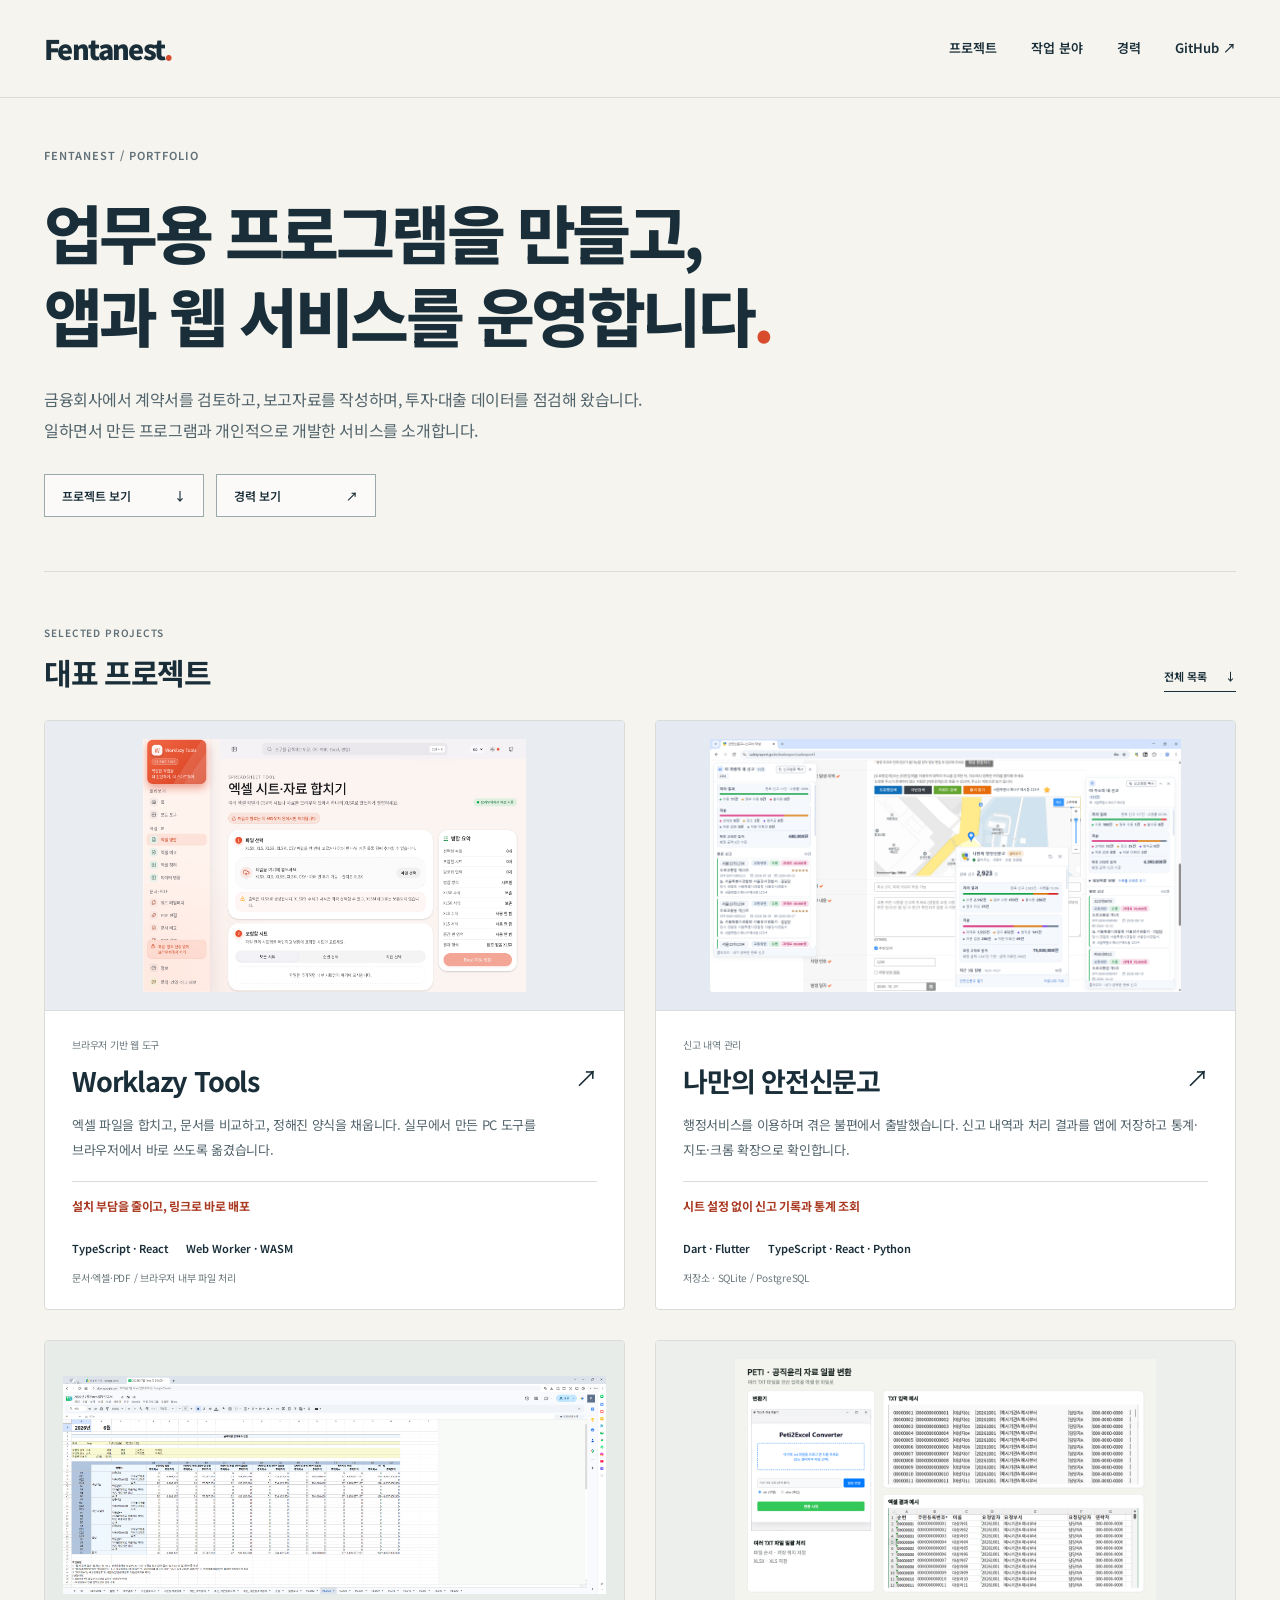
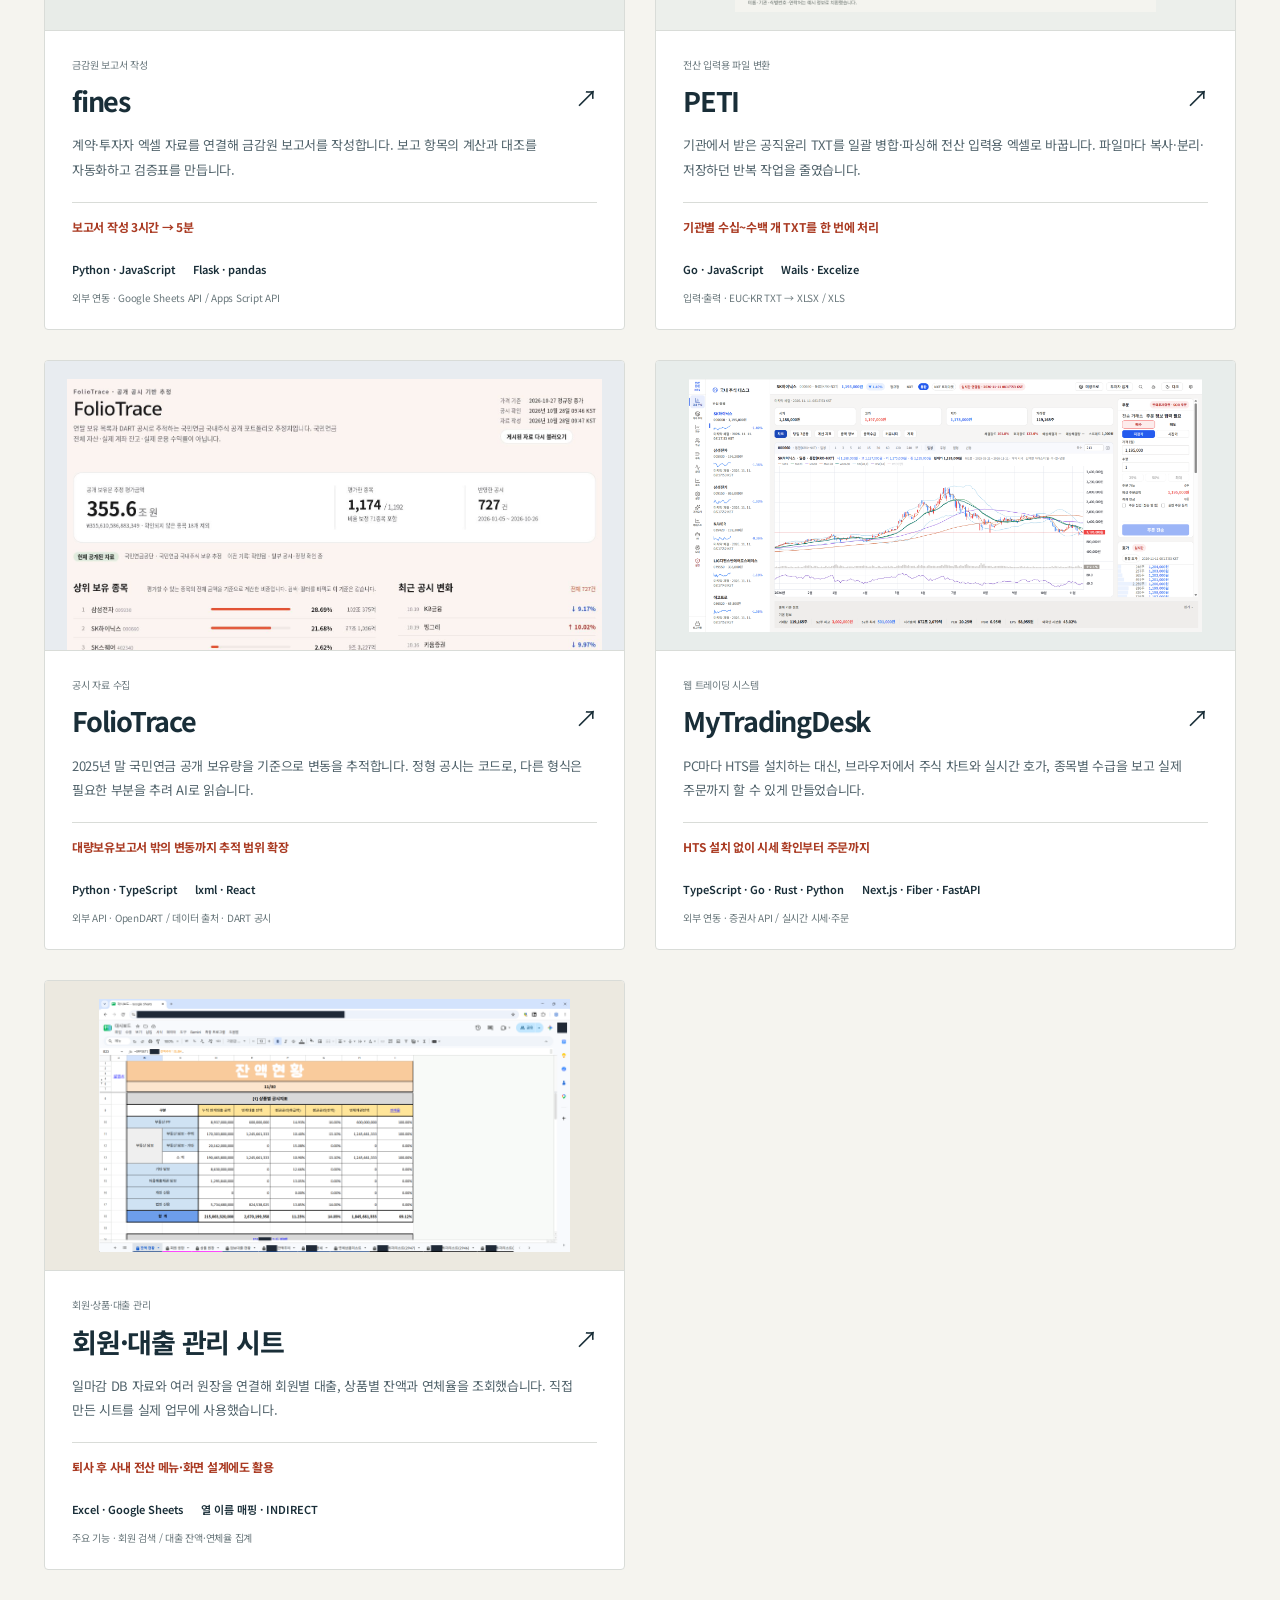
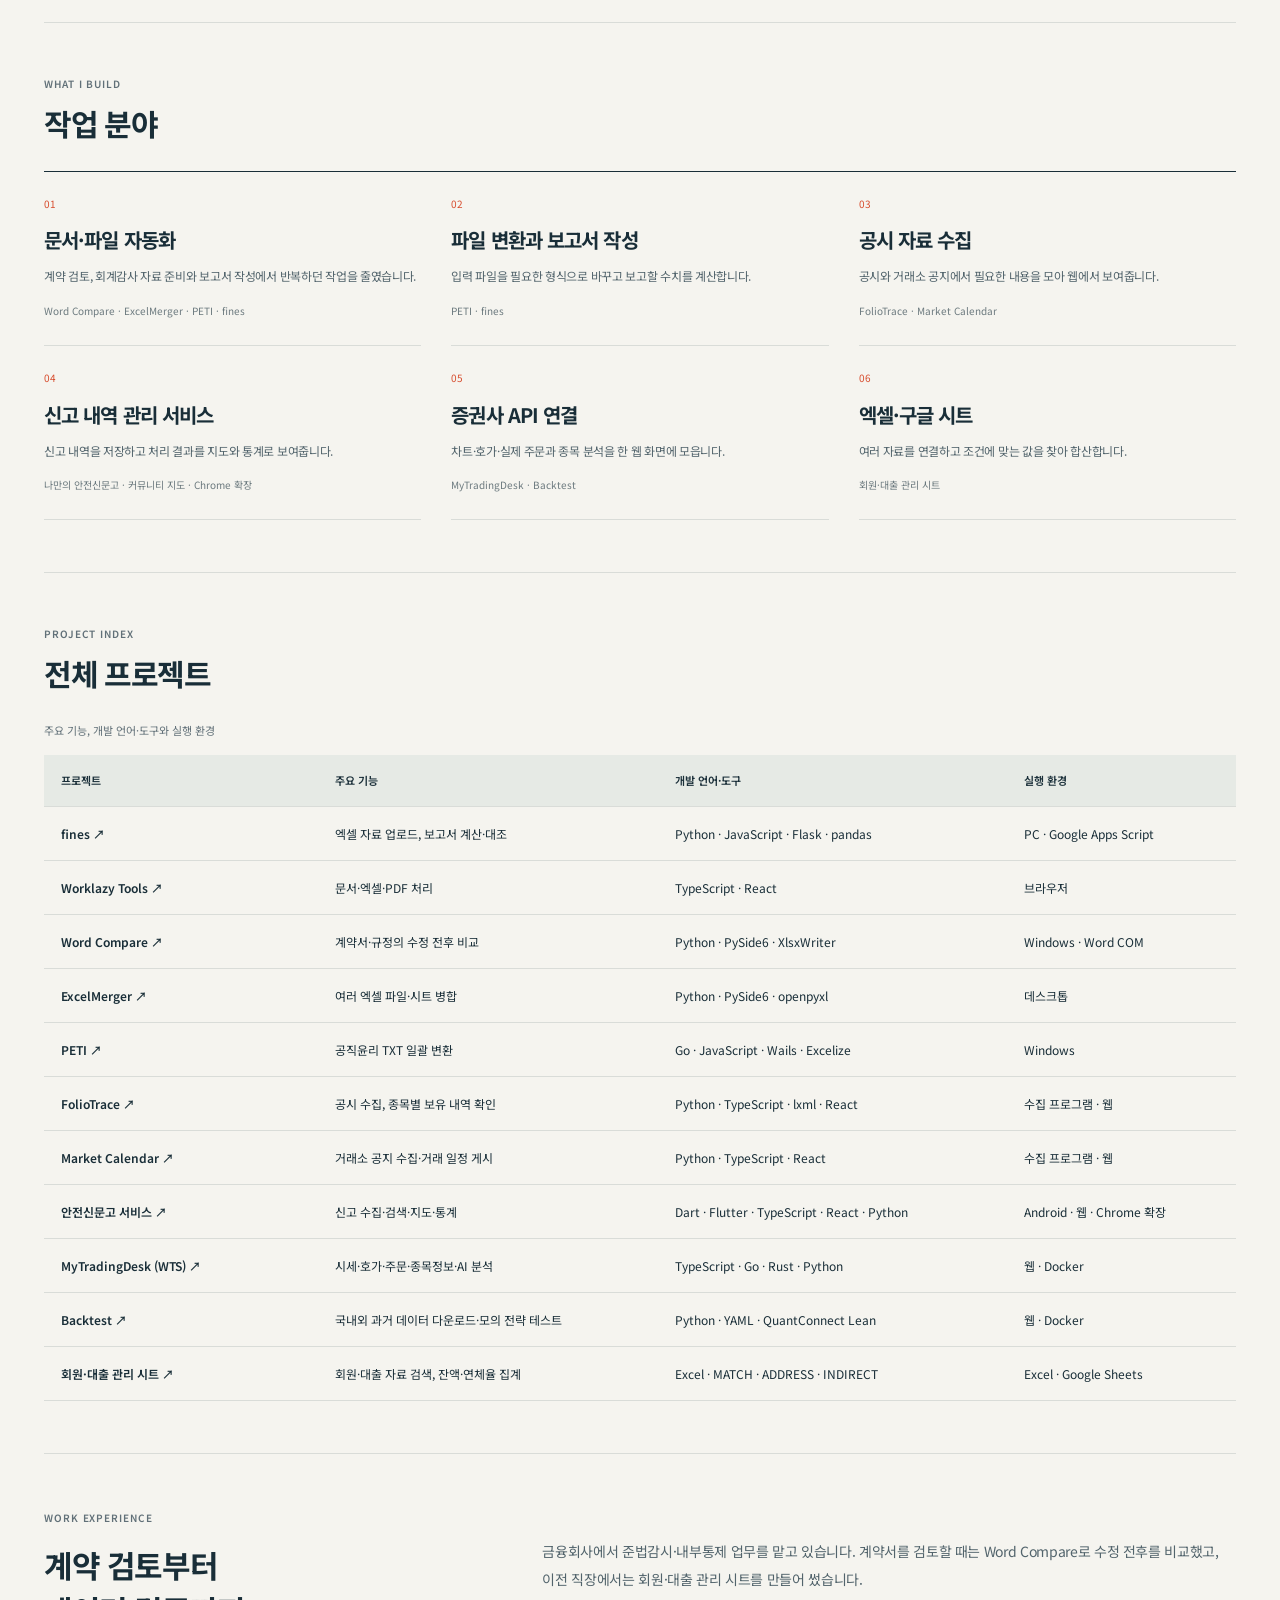
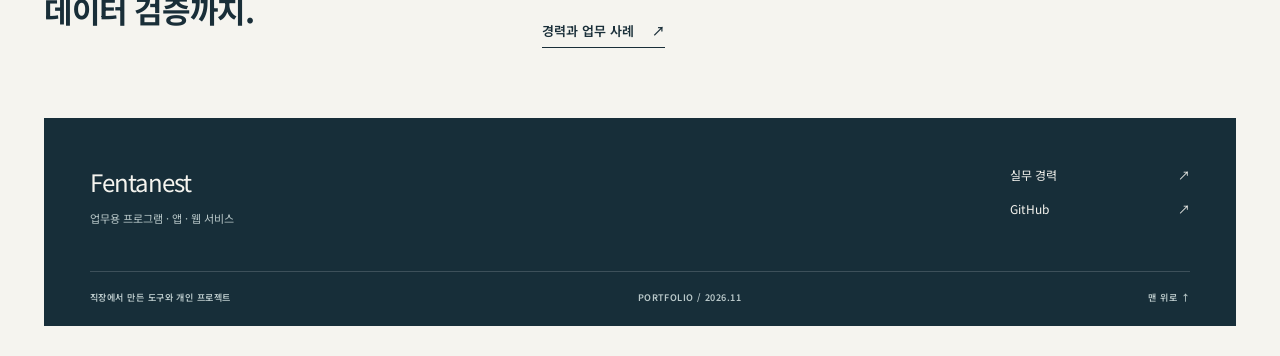
<file: index.html>
<!doctype html>
<html lang="ko"><head><meta charset="utf-8"><meta name="viewport" content="width=device-width, initial-scale=1"><meta name="color-scheme" content="light"><meta name="theme-color" content="#f5f4ef"><title>업무용 프로그램과 앱·웹 서비스 · Fentanest</title><meta name="description" content="계약서 비교 프로그램, 보고서 작성 도구, 회원·대출 관리 시트와 개인적으로 개발한 앱·웹 서비스를 소개합니다."><meta property="og:type" content="website"><meta property="og:locale" content="ko_KR"><meta property="og:title" content="업무용 프로그램과 앱·웹 서비스 · Fentanest"><meta property="og:description" content="금융회사에서 맡아 온 업무와 직접 만든 프로그램을 소개합니다. 각 프로젝트의 기능, 사용 화면, 제작 과정을 담았습니다."><link rel="icon" href="assets/favicon.svg" type="image/svg+xml"><link rel="stylesheet" href="assets/site.css"><link rel="stylesheet" href="assets/services.css"><link rel="stylesheet" href="assets/technical.css"><link rel="stylesheet" href="assets/portfolio.css?v=20261111"></head>
<body id="top"><a class="skip-link" href="#main">본문으로 이동</a><header class="site-header"><div class="header-inner"><a class="wordmark" href="index.html" aria-label="Fentanest 포트폴리오 홈">Fentanest<span>.</span></a><nav aria-label="주 메뉴"><a href="index.html#projects">프로젝트</a><a href="index.html#services">작업 분야</a><a href="career.html">경력</a><a href="https://github.com/Fentanest" target="_blank" rel="noopener noreferrer">GitHub <span aria-hidden="true">↗</span></a></nav></div></header>
<main id="main">
<section class="overview-hero wrap" aria-labelledby="overview-title">
<p class="eyebrow">FENTANEST / PORTFOLIO</p>
<h1 id="overview-title">업무용 프로그램을 만들고,<br>앱과 웹 서비스를 운영합니다<span>.</span></h1>
<p class="overview-intro">금융회사에서 계약서를 검토하고, 보고자료를 작성하며, 투자·대출 데이터를 점검해 왔습니다.<br>일하면서 만든 프로그램과 개인적으로 개발한 서비스를 소개합니다.</p>
<div class="overview-actions"><a class="outline-button" href="#projects">프로젝트 보기 <span aria-hidden="true">↓</span></a><a class="outline-button" href="career.html">경력 보기 <span aria-hidden="true">↗</span></a></div>
</section>
<section class="overview-section wrap" id="projects" aria-labelledby="projects-title">
<div class="overview-section-heading"><div><p class="eyebrow">SELECTED PROJECTS</p><h2 id="projects-title">대표 프로젝트</h2></div><a class="text-link" href="#project-list">전체 목록 <span aria-hidden="true">↓</span></a></div><div class="selected-projects">
<article class="project-card"><a href="projects/worklazy.html"><div class="project-card-image image-worklazy"><img src="assets/worklazy-excel-merger.png" alt="Worklazy Tools의 엑셀 파일 병합 설정 화면" loading="eager" decoding="async" width="1365" height="900"></div><div class="project-card-copy"><p class="project-context">브라우저 기반 웹 도구</p><h3>Worklazy Tools <span aria-hidden="true">↗</span></h3><p>엑셀 파일을 합치고, 문서를 비교하고, 정해진 양식을 채웁니다. 실무에서 만든 PC 도구를 브라우저에서 바로 쓰도록 옮겼습니다.</p><p class="project-card-result">설치 부담을 줄이고, 링크로 바로 배포</p><div class="project-card-stack"><span>TypeScript · React</span><span>Web Worker · WASM</span></div><p class="project-card-detail">문서·엑셀·PDF / 브라우저 내부 파일 처리</p></div></a></article>
<article class="project-card"><a href="projects/safetyreport.html"><div class="project-card-image image-safety"><img src="assets/safety-chrome-extension-combined.png" alt="안전신문고 Chrome 확장의 통계·차량별·주소별 조회 화면" loading="eager" decoding="async" width="1920" height="1032"></div><div class="project-card-copy"><p class="project-context">신고 내역 관리</p><h3>나만의 안전신문고 <span aria-hidden="true">↗</span></h3><p>행정서비스를 이용하며 겪은 불편에서 출발했습니다. 신고 내역과 처리 결과를 앱에 저장하고 통계·지도·크롬 확장으로 확인합니다.</p><p class="project-card-result">시트 설정 없이 신고 기록과 통계 조회</p><div class="project-card-stack"><span>Dart · Flutter</span><span>TypeScript · React · Python</span></div><p class="project-card-detail">저장소 · SQLite / PostgreSQL</p></div></a></article>
<article class="project-card"><a href="projects/fines.html"><div class="project-card-image image-fines"><img src="assets/fines-report-summary.png" alt="fines가 Google Sheets에 작성한 금감원 보고서 화면" loading="lazy" decoding="async" width="2048" height="821"></div><div class="project-card-copy"><p class="project-context">금감원 보고서 작성</p><h3>fines <span aria-hidden="true">↗</span></h3><p>계약·투자자 엑셀 자료를 연결해 금감원 보고서를 작성합니다. 보고 항목의 계산과 대조를 자동화하고 검증표를 만듭니다.</p><p class="project-card-result">보고서 작성 3시간 → 5분</p><div class="project-card-stack"><span>Python · JavaScript</span><span>Flask · pandas</span></div><p class="project-card-detail">외부 연동 · Google Sheets API / Apps Script API</p></div></a></article>
<article class="project-card"><a href="projects/peti.html"><div class="project-card-image image-peti"><img src="assets/peti-showcase.png" alt="PETI 변환기와 익명 처리한 TXT 입력·엑셀 결과 예시" loading="lazy" decoding="async" width="2200" height="1320"></div><div class="project-card-copy"><p class="project-context">전산 입력용 파일 변환</p><h3>PETI <span aria-hidden="true">↗</span></h3><p>기관에서 받은 공직윤리 TXT를 일괄 병합·파싱해 전산 입력용 엑셀로 바꿉니다. 파일마다 복사·분리·저장하던 반복 작업을 줄였습니다.</p><p class="project-card-result">기관별 수십~수백 개 TXT를 한 번에 처리</p><div class="project-card-stack"><span>Go · JavaScript</span><span>Wails · Excelize</span></div><p class="project-card-detail">입력·출력 · EUC-KR TXT → XLSX / XLS</p></div></a></article>
<article class="project-card"><a href="projects/data-tools.html#foliotrace"><div class="project-card-image image-folio"><img src="assets/foliotrace-overview.png" alt="FolioTrace의 국민연금 공개 보유 추정치와 종목 조회 화면" loading="lazy" decoding="async" width="1331" height="1138"></div><div class="project-card-copy"><p class="project-context">공시 자료 수집</p><h3>FolioTrace <span aria-hidden="true">↗</span></h3><p>2025년 말 국민연금 공개 보유량을 기준으로 변동을 추적합니다. 정형 공시는 코드로, 다른 형식은 필요한 부분을 추려 AI로 읽습니다.</p><p class="project-card-result">대량보유보고서 밖의 변동까지 추적 범위 확장</p><div class="project-card-stack"><span>Python · TypeScript</span><span>lxml · React</span></div><p class="project-card-detail">외부 API · OpenDART / 데이터 출처 · DART 공시</p></div></a></article>
<article class="project-card"><a href="projects/api-integration.html"><div class="project-card-image"><img src="assets/wts-chart-orders.png" alt="MyTradingDesk의 주식 차트·실시간 호가·주문 화면" loading="lazy" decoding="async" width="1920" height="946"></div><div class="project-card-copy"><p class="project-context">웹 트레이딩 시스템</p><h3>MyTradingDesk <span aria-hidden="true">↗</span></h3><p>PC마다 HTS를 설치하는 대신, 브라우저에서 주식 차트와 실시간 호가, 종목별 수급을 보고 실제 주문까지 할 수 있게 만들었습니다.</p><p class="project-card-result">HTS 설치 없이 시세 확인부터 주문까지</p><div class="project-card-stack"><span>TypeScript · Go · Rust · Python</span><span>Next.js · Fiber · FastAPI</span></div><p class="project-card-detail">외부 연동 · 증권사 API / 실시간 시세·주문</p></div></a></article>
<article class="project-card"><a href="projects/spreadsheets.html"><div class="project-card-image image-sheet"><img src="assets/dashboard-02.png?v=20261026-2" alt="상품별 대출 잔액과 연체율을 보여주는 시트" loading="lazy" decoding="async" width="1920" height="1032"></div><div class="project-card-copy"><p class="project-context">회원·상품·대출 관리</p><h3>회원·대출 관리 시트 <span aria-hidden="true">↗</span></h3><p>일마감 DB 자료와 여러 원장을 연결해 회원별 대출, 상품별 잔액과 연체율을 조회했습니다. 직접 만든 시트를 실제 업무에 사용했습니다.</p><p class="project-card-result">퇴사 후 사내 전산 메뉴·화면 설계에도 활용</p><div class="project-card-stack"><span>Excel · Google Sheets</span><span>열 이름 매핑 · INDIRECT</span></div><p class="project-card-detail">주요 기능 · 회원 검색 / 대출 잔액·연체율 집계</p></div></a></article>
</div></section>
<section class="overview-section wrap" id="services" aria-labelledby="services-title"><div class="overview-section-heading"><div><p class="eyebrow">WHAT I BUILD</p><h2 id="services-title">작업 분야</h2></div></div><div class="capability-grid">
<a href="projects/automation.html"><span class="capability-number">01</span><h3>문서·파일 자동화</h3><p>계약 검토, 회계감사 자료 준비와 보고서 작성에서 반복하던 작업을 줄였습니다.</p><span class="capability-projects">Word Compare · ExcelMerger · PETI · fines</span></a>
<a href="projects/fines.html"><span class="capability-number">02</span><h3>파일 변환과 보고서 작성</h3><p>입력 파일을 필요한 형식으로 바꾸고 보고할 수치를 계산합니다.</p><span class="capability-projects">PETI · fines</span></a>
<a href="projects/data-tools.html"><span class="capability-number">03</span><h3>공시 자료 수집</h3><p>공시와 거래소 공지에서 필요한 내용을 모아 웹에서 보여줍니다.</p><span class="capability-projects">FolioTrace · Market Calendar</span></a>
<a href="projects/safetyreport.html"><span class="capability-number">04</span><h3>신고 내역 관리 서비스</h3><p>신고 내역을 저장하고 처리 결과를 지도와 통계로 보여줍니다.</p><span class="capability-projects">나만의 안전신문고 · 커뮤니티 지도 · Chrome 확장</span></a>
<a href="projects/api-integration.html"><span class="capability-number">05</span><h3>증권사 API 연결</h3><p>차트·호가·실제 주문과 종목 분석을 한 웹 화면에 모읍니다.</p><span class="capability-projects">MyTradingDesk · Backtest</span></a>
<a href="projects/spreadsheets.html"><span class="capability-number">06</span><h3>엑셀·구글 시트</h3><p>여러 자료를 연결하고 조건에 맞는 값을 찾아 합산합니다.</p><span class="capability-projects">회원·대출 관리 시트</span></a>
</div></section>
<section class="overview-section wrap" id="project-list" aria-labelledby="project-list-title"><div class="overview-section-heading"><div><p class="eyebrow">PROJECT INDEX</p><h2 id="project-list-title">전체 프로젝트</h2></div></div><div class="table-scroll project-list-table" tabindex="0" role="region" aria-label="전체 프로젝트 표. 좁은 화면에서는 가로로 스크롤할 수 있습니다."><table><caption>주요 기능, 개발 언어·도구와 실행 환경</caption><thead><tr><th scope="col">프로젝트</th><th scope="col">주요 기능</th><th scope="col">개발 언어·도구</th><th scope="col">실행 환경</th></tr></thead><tbody>
<tr><th scope="row"><a href="projects/fines.html">fines ↗</a></th><td>엑셀 자료 업로드, 보고서 계산·대조</td><td>Python · JavaScript · Flask · pandas</td><td>PC · Google Apps Script</td></tr>
<tr><th scope="row"><a href="projects/worklazy.html">Worklazy Tools ↗</a></th><td>문서·엑셀·PDF 처리</td><td>TypeScript · React</td><td>브라우저</td></tr>
<tr><th scope="row"><a href="projects/automation.html#word-compare">Word Compare ↗</a></th><td>계약서·규정의 수정 전후 비교</td><td>Python · PySide6 · XlsxWriter</td><td>Windows · Word COM</td></tr>
<tr><th scope="row"><a href="projects/automation.html#excel-merger">ExcelMerger ↗</a></th><td>여러 엑셀 파일·시트 병합</td><td>Python · PySide6 · openpyxl</td><td>데스크톱</td></tr>
<tr><th scope="row"><a href="projects/peti.html">PETI ↗</a></th><td>공직윤리 TXT 일괄 변환</td><td>Go · JavaScript · Wails · Excelize</td><td>Windows</td></tr>
<tr><th scope="row"><a href="projects/data-tools.html#foliotrace">FolioTrace ↗</a></th><td>공시 수집, 종목별 보유 내역 확인</td><td>Python · TypeScript · lxml · React</td><td>수집 프로그램 · 웹</td></tr>
<tr><th scope="row"><a href="projects/data-tools.html#market-calendar">Market Calendar ↗</a></th><td>거래소 공지 수집·거래 일정 게시</td><td>Python · TypeScript · React</td><td>수집 프로그램 · 웹</td></tr>
<tr><th scope="row"><a href="projects/safetyreport.html">안전신문고 서비스 ↗</a></th><td>신고 수집·검색·지도·통계</td><td>Dart · Flutter · TypeScript · React · Python</td><td>Android · 웹 · Chrome 확장</td></tr>
<tr><th scope="row"><a href="projects/api-integration.html">MyTradingDesk (WTS) ↗</a></th><td>시세·호가·주문·종목정보·AI 분석</td><td>TypeScript · Go · Rust · Python</td><td>웹 · Docker</td></tr>
<tr><th scope="row"><a href="projects/api-integration.html#backtest">Backtest ↗</a></th><td>국내외 과거 데이터 다운로드·모의 전략 테스트</td><td>Python · YAML · QuantConnect Lean</td><td>웹 · Docker</td></tr>
<tr><th scope="row"><a href="projects/spreadsheets.html">회원·대출 관리 시트 ↗</a></th><td>회원·대출 자료 검색, 잔액·연체율 집계</td><td>Excel · MATCH · ADDRESS · INDIRECT</td><td>Excel · Google Sheets</td></tr>
</tbody></table></div></section><section class="overview-career wrap" aria-labelledby="career-title"><div><p class="eyebrow">WORK EXPERIENCE</p><h2 id="career-title">계약 검토부터<br>데이터 검증까지.</h2></div><div><p>금융회사에서 준법감시·내부통제 업무를 맡고 있습니다. 계약서를 검토할 때는 Word Compare로 수정 전후를 비교했고, 이전 직장에서는 회원·대출 관리 시트를 만들어 썼습니다.</p><a class="text-link" href="career.html">경력과 업무 사례 <span aria-hidden="true">↗</span></a></div></section></main>
<footer class="site-footer"><div class="footer-top"><p>Fentanest<span class="footer-sub">업무용 프로그램 · 앱 · 웹 서비스</span></p><div><a href="career.html">실무 경력 <span aria-hidden="true">↗</span></a><a href="https://github.com/Fentanest" target="_blank" rel="noopener noreferrer">GitHub <span aria-hidden="true">↗</span></a></div></div><div class="footer-bottom"><span>직장에서 만든 도구와 개인 프로젝트</span><span>PORTFOLIO / 2026.11</span><a href="#top">맨 위로 ↑</a></div></footer>
</body></html>
</file>
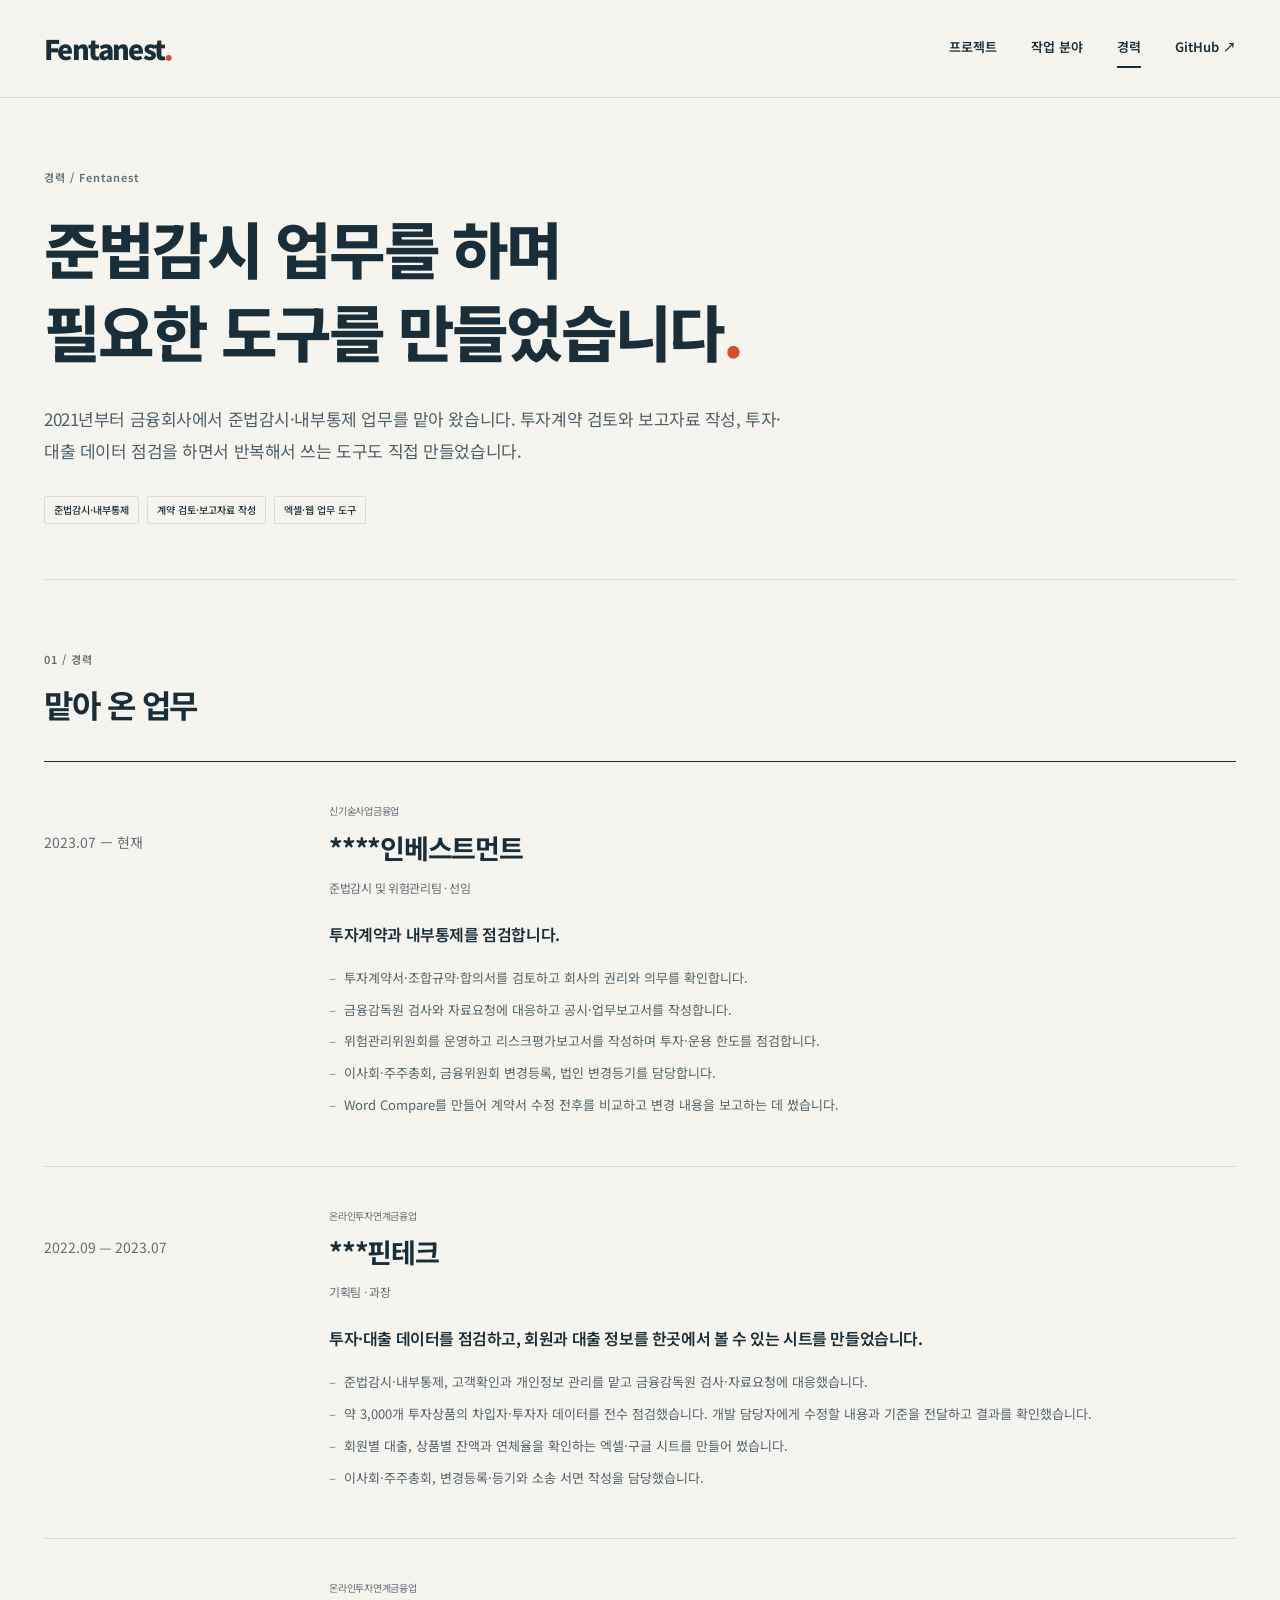
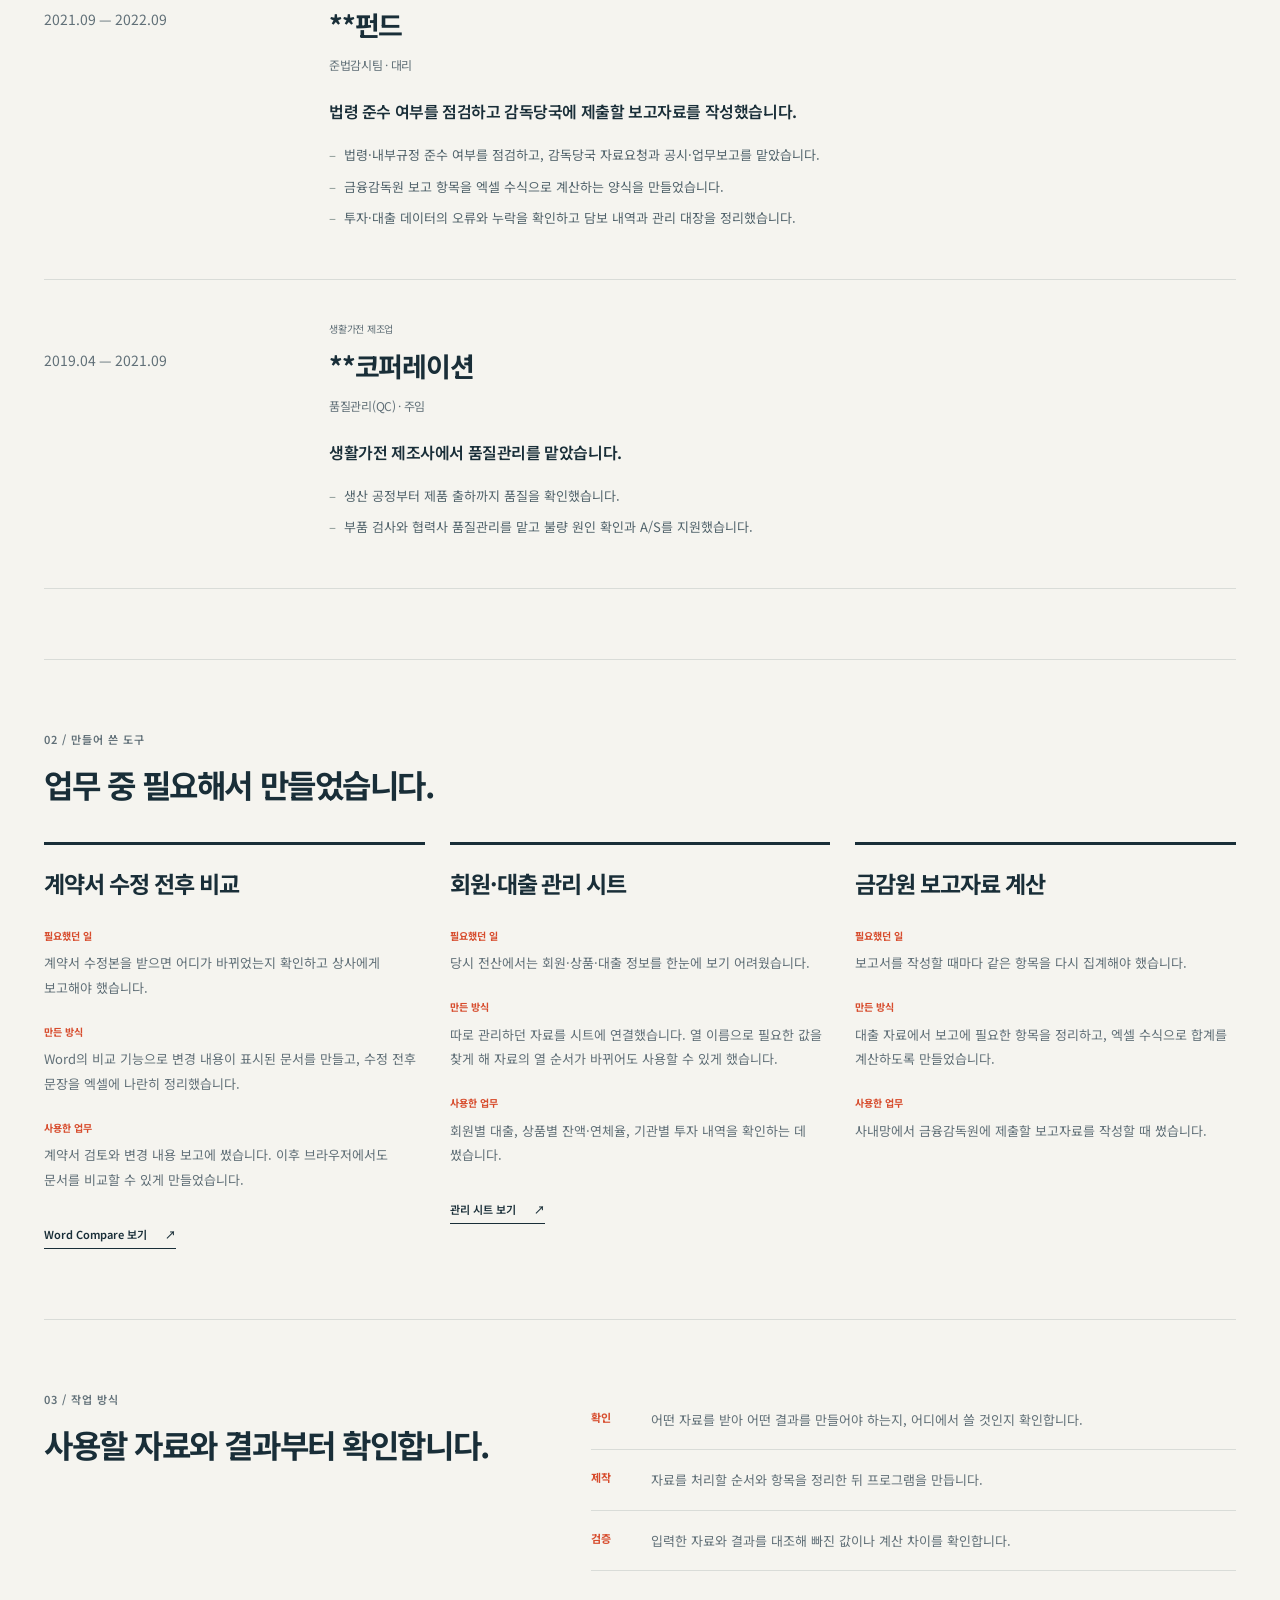
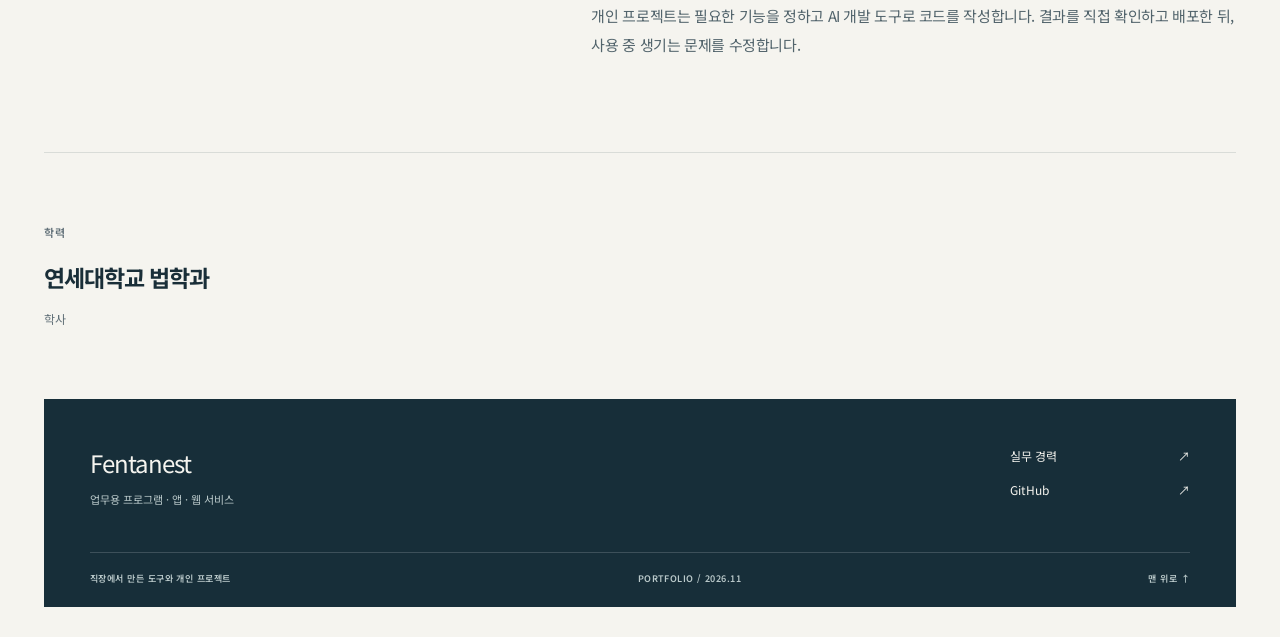
<file: career.html>
<!doctype html>
<html lang="ko"><head><meta charset="utf-8"><meta name="viewport" content="width=device-width, initial-scale=1"><meta name="color-scheme" content="light"><meta name="theme-color" content="#f5f4ef"><title>실무 경력 · Fentanest</title><meta name="description" content="금융회사에서 맡아 온 준법감시·계약 검토·보고 업무와 직접 만들어 사용한 프로그램을 소개합니다."><meta property="og:type" content="website"><meta property="og:locale" content="ko_KR"><meta property="og:title" content="실무 경력 · Fentanest"><meta property="og:description" content="금융회사에서 맡아 온 준법감시·계약 검토·보고 업무와 직접 만들어 사용한 프로그램을 소개합니다."><link rel="icon" href="assets/favicon.svg" type="image/svg+xml"><link rel="stylesheet" href="assets/site.css"><link rel="stylesheet" href="assets/services.css"><link rel="stylesheet" href="assets/technical.css"><script src="assets/site.js" defer></script><link rel="stylesheet" href="assets/portfolio.css?v=20261111"></head>
<body id="top"><a class="skip-link" href="#main">본문으로 이동</a><header class="site-header"><div class="header-inner"><a class="wordmark" href="index.html" aria-label="Fentanest 포트폴리오 홈">Fentanest<span>.</span></a><nav aria-label="주 메뉴"><a href="index.html#projects">프로젝트</a><a href="index.html#services">작업 분야</a><a href="career.html" aria-current="page">경력</a><a href="https://github.com/Fentanest" target="_blank" rel="noopener noreferrer">GitHub <span aria-hidden="true">↗</span></a></nav></div></header>
<main id="main"><section class="career-hero wrap"><p class="eyebrow">경력 / Fentanest</p><h1>준법감시 업무를 하며<br>필요한 도구를 만들었습니다<span>.</span></h1><p class="case-lead">2021년부터 금융회사에서 준법감시·내부통제 업무를 맡아 왔습니다. 투자계약 검토와 보고자료 작성, 투자·대출 데이터 점검을 하면서 반복해서 쓰는 도구도 직접 만들었습니다.</p><div class="tags"><span>준법감시·내부통제</span><span>계약 검토·보고자료 작성</span><span>엑셀·웹 업무 도구</span></div></section><section class="case-section wrap"><div class="section-heading"><span class="eyebrow">01 / 경력</span><h2>맡아 온 업무</h2></div><div class="timeline"><article class="timeline-item"><div class="timeline-date">2023.07 — 현재</div><div class="timeline-content"><p class="industry">신기술사업금융업</p><h3>****인베스트먼트</h3><p class="timeline-role">준법감시 및 위험관리팀 · 선임</p><p class="timeline-summary">투자계약과 내부통제를 점검합니다.</p><ul class="clean-list"><li>투자계약서·조합규약·합의서를 검토하고 회사의 권리와 의무를 확인합니다.</li><li>금융감독원 검사와 자료요청에 대응하고 공시·업무보고서를 작성합니다.</li><li>위험관리위원회를 운영하고 리스크평가보고서를 작성하며 투자·운용 한도를 점검합니다.</li><li>이사회·주주총회, 금융위원회 변경등록, 법인 변경등기를 담당합니다.</li><li>Word Compare를 만들어 계약서 수정 전후를 비교하고 변경 내용을 보고하는 데 썼습니다.</li></ul></div></article><article class="timeline-item"><div class="timeline-date">2022.09 — 2023.07</div><div class="timeline-content"><p class="industry">온라인투자연계금융업</p><h3>***핀테크</h3><p class="timeline-role">기획팀 · 과장</p><p class="timeline-summary">투자·대출 데이터를 점검하고, 회원과 대출 정보를 한곳에서 볼 수 있는 시트를 만들었습니다.</p><ul class="clean-list"><li>준법감시·내부통제, 고객확인과 개인정보 관리를 맡고 금융감독원 검사·자료요청에 대응했습니다.</li><li>약 3,000개 투자상품의 차입자·투자자 데이터를 전수 점검했습니다. 개발 담당자에게 수정할 내용과 기준을 전달하고 결과를 확인했습니다.</li><li>회원별 대출, 상품별 잔액과 연체율을 확인하는 엑셀·구글 시트를 만들어 썼습니다.</li><li>이사회·주주총회, 변경등록·등기와 소송 서면 작성을 담당했습니다.</li></ul></div></article><article class="timeline-item"><div class="timeline-date">2021.09 — 2022.09</div><div class="timeline-content"><p class="industry">온라인투자연계금융업</p><h3>**펀드</h3><p class="timeline-role">준법감시팀 · 대리</p><p class="timeline-summary">법령 준수 여부를 점검하고 감독당국에 제출할 보고자료를 작성했습니다.</p><ul class="clean-list"><li>법령·내부규정 준수 여부를 점검하고, 감독당국 자료요청과 공시·업무보고를 맡았습니다.</li><li>금융감독원 보고 항목을 엑셀 수식으로 계산하는 양식을 만들었습니다.</li><li>투자·대출 데이터의 오류와 누락을 확인하고 담보 내역과 관리 대장을 정리했습니다.</li></ul></div></article><article class="timeline-item"><div class="timeline-date">2019.04 — 2021.09</div><div class="timeline-content"><p class="industry">생활가전 제조업</p><h3>**코퍼레이션</h3><p class="timeline-role">품질관리(QC) · 주임</p><p class="timeline-summary">생활가전 제조사에서 품질관리를 맡았습니다.</p><ul class="clean-list"><li>생산 공정부터 제품 출하까지 품질을 확인했습니다.</li><li>부품 검사와 협력사 품질관리를 맡고 불량 원인 확인과 A/S를 지원했습니다.</li></ul></div></article></div></section><section class="case-section wrap"><div class="section-heading"><span class="eyebrow">02 / 만들어 쓴 도구</span><h2>업무 중 필요해서 만들었습니다.</h2></div><div class="work-examples"><article><h3>계약서 수정 전후 비교</h3><dl><div><dt>필요했던 일</dt><dd>계약서 수정본을 받으면 어디가 바뀌었는지 확인하고 상사에게 보고해야 했습니다.</dd></div><div><dt>만든 방식</dt><dd>Word의 비교 기능으로 변경 내용이 표시된 문서를 만들고, 수정 전후 문장을 엑셀에 나란히 정리했습니다.</dd></div><div><dt>사용한 업무</dt><dd>계약서 검토와 변경 내용 보고에 썼습니다. 이후 브라우저에서도 문서를 비교할 수 있게 만들었습니다.</dd></div></dl><a class="text-link" href="projects/automation.html#word-compare">Word Compare 보기 <span aria-hidden="true">↗</span></a></article><article><h3>회원·대출 관리 시트</h3><dl><div><dt>필요했던 일</dt><dd>당시 전산에서는 회원·상품·대출 정보를 한눈에 보기 어려웠습니다.</dd></div><div><dt>만든 방식</dt><dd>따로 관리하던 자료를 시트에 연결했습니다. 열 이름으로 필요한 값을 찾게 해 자료의 열 순서가 바뀌어도 사용할 수 있게 했습니다.</dd></div><div><dt>사용한 업무</dt><dd>회원별 대출, 상품별 잔액·연체율, 기관별 투자 내역을 확인하는 데 썼습니다.</dd></div></dl><a class="text-link" href="projects/spreadsheets.html">관리 시트 보기 <span aria-hidden="true">↗</span></a></article><article><h3>금감원 보고자료 계산</h3><dl><div><dt>필요했던 일</dt><dd>보고서를 작성할 때마다 같은 항목을 다시 집계해야 했습니다.</dd></div><div><dt>만든 방식</dt><dd>대출 자료에서 보고에 필요한 항목을 정리하고, 엑셀 수식으로 합계를 계산하도록 만들었습니다.</dd></div><div><dt>사용한 업무</dt><dd>사내망에서 금융감독원에 제출할 보고자료를 작성할 때 썼습니다.</dd></div></dl></article></div></section><section class="case-section wrap split-section"><div><div class="section-heading"><span class="eyebrow">03 / 작업 방식</span><h2>사용할 자료와 결과부터 확인합니다.</h2></div></div><div class="prose"><ol class="method-list"><li><strong>확인</strong><span>어떤 자료를 받아 어떤 결과를 만들어야 하는지, 어디에서 쓸 것인지 확인합니다.</span></li><li><strong>제작</strong><span>자료를 처리할 순서와 항목을 정리한 뒤 프로그램을 만듭니다.</span></li><li><strong>검증</strong><span>입력한 자료와 결과를 대조해 빠진 값이나 계산 차이를 확인합니다.</span></li></ol><p>개인 프로젝트는 필요한 기능을 정하고 AI 개발 도구로 코드를 작성합니다. 결과를 직접 확인하고 배포한 뒤, 사용 중 생기는 문제를 수정합니다.</p></div></section><section class="case-section wrap credentials"><div><p class="eyebrow">학력</p><h2>연세대학교 법학과</h2><p>학사</p></div></section></main><footer class="site-footer"><div class="footer-top"><p>Fentanest<span class="footer-sub">업무용 프로그램 · 앱 · 웹 서비스</span></p><div><a href="career.html">실무 경력 <span aria-hidden="true">↗</span></a><a href="https://github.com/Fentanest" target="_blank" rel="noopener noreferrer">GitHub <span aria-hidden="true">↗</span></a></div></div><div class="footer-bottom"><span>직장에서 만든 도구와 개인 프로젝트</span><span>PORTFOLIO / 2026.11</span><a href="#top">맨 위로 ↑</a></div></footer>
<dialog class="image-dialog" id="image-dialog" aria-label="이미지 크게 보기"><div class="dialog-toolbar"><p id="dialog-caption"></p><button type="button" class="dialog-close" aria-label="이미지 닫기">닫기 <span aria-hidden="true">×</span></button></div><div class="dialog-image-wrap"><img id="dialog-image" alt=""></div></dialog></body></html>
</file>
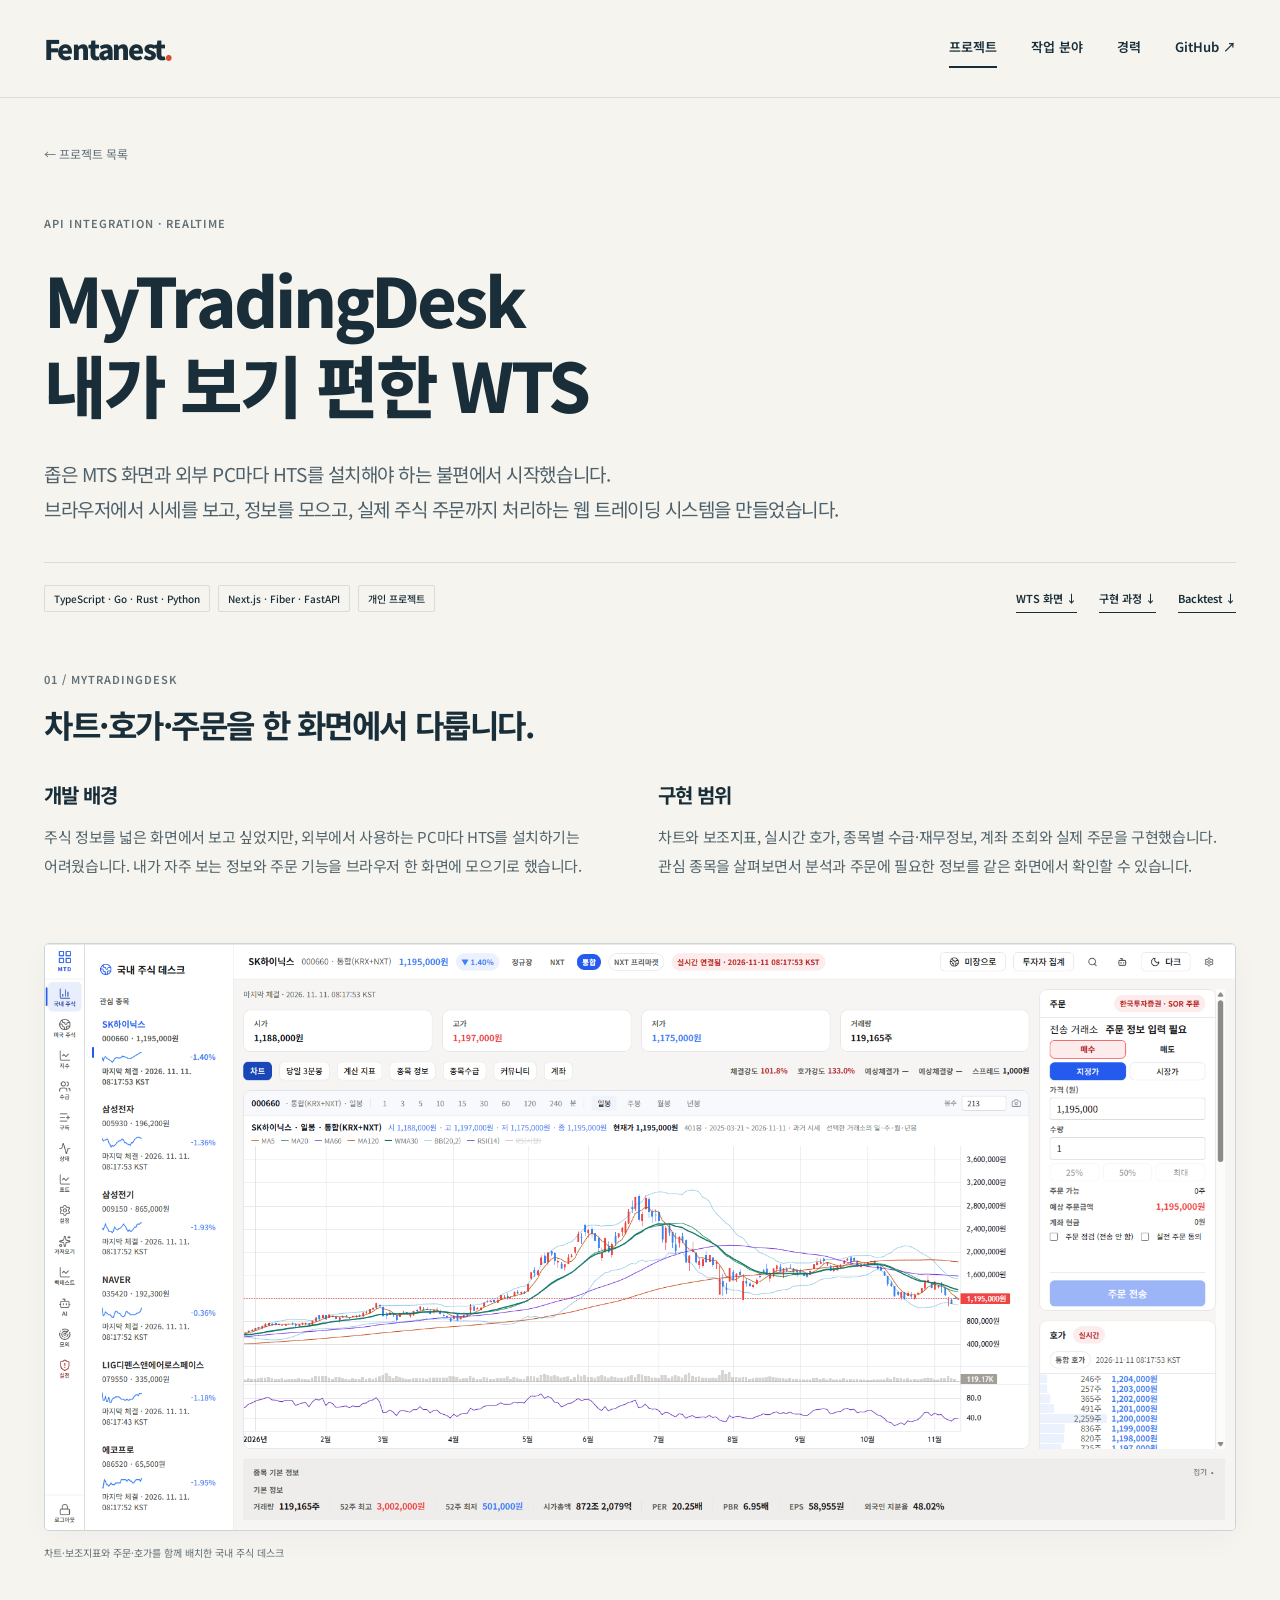
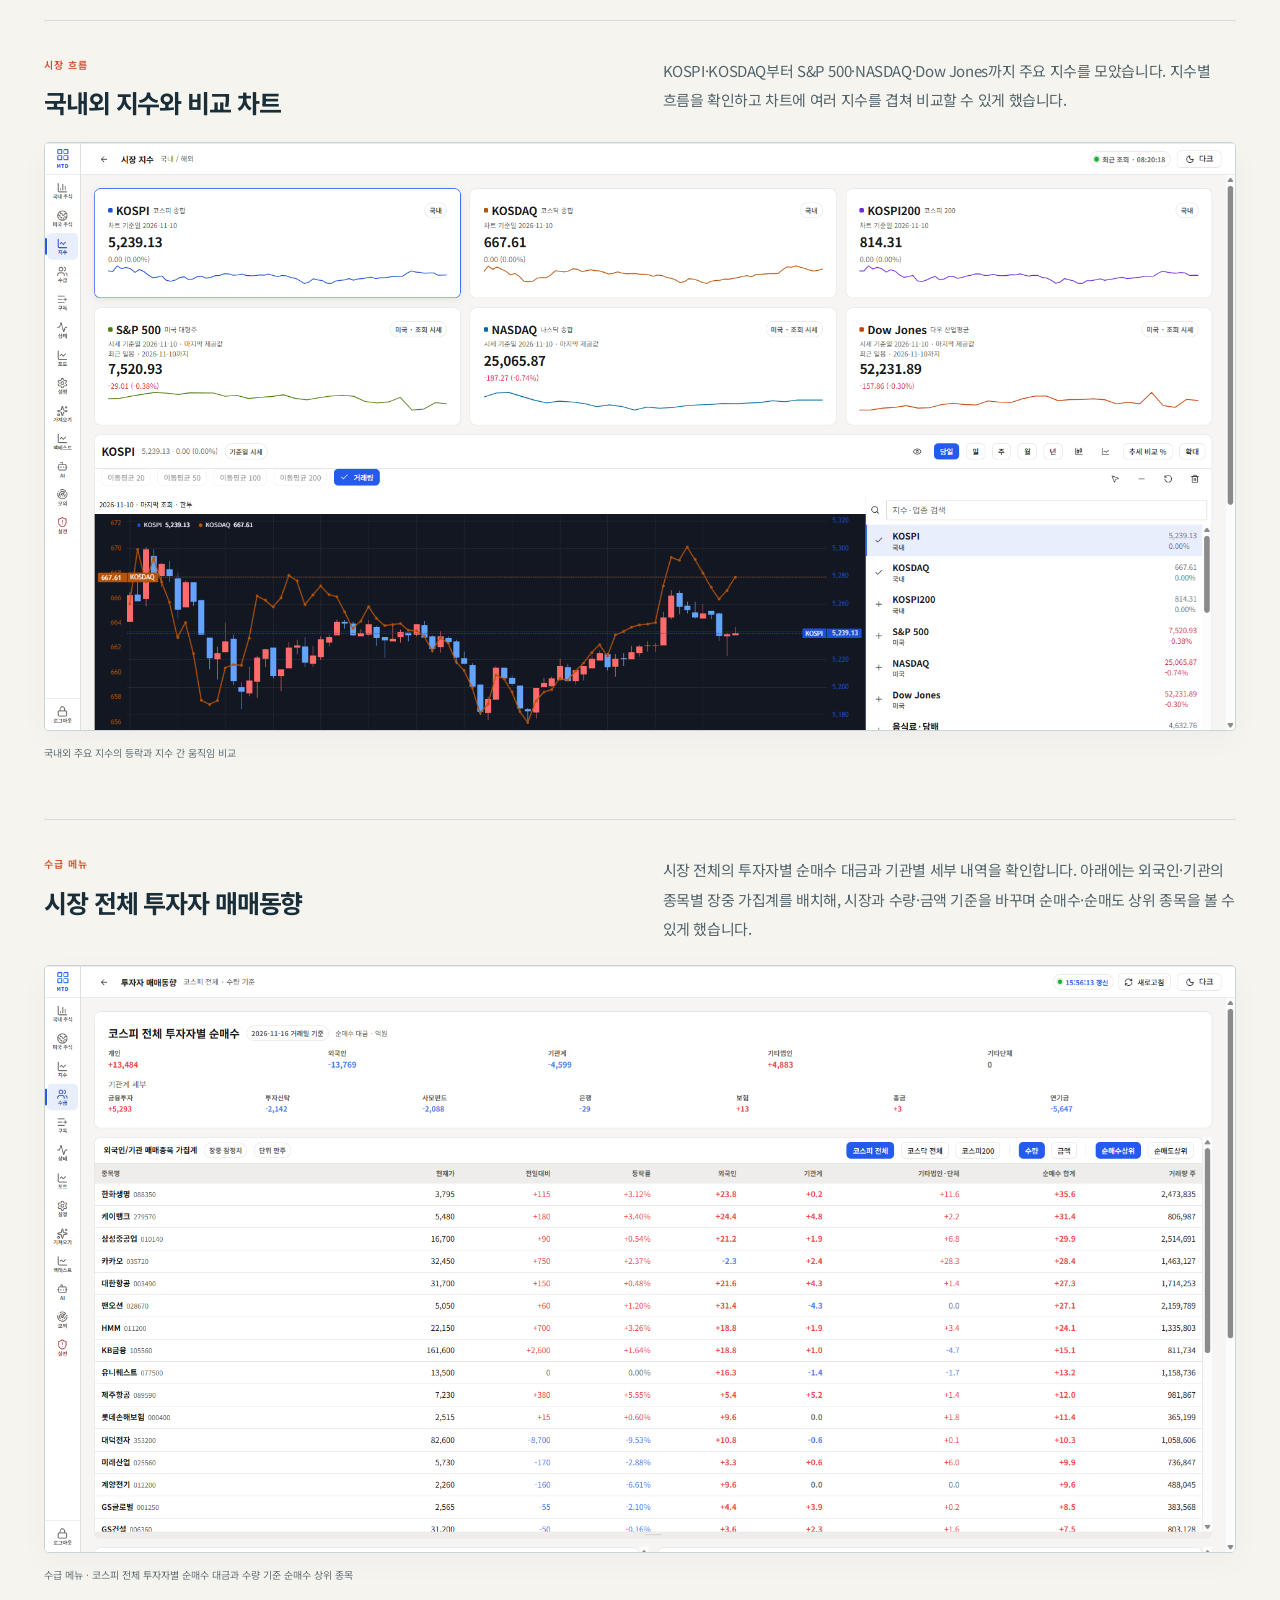
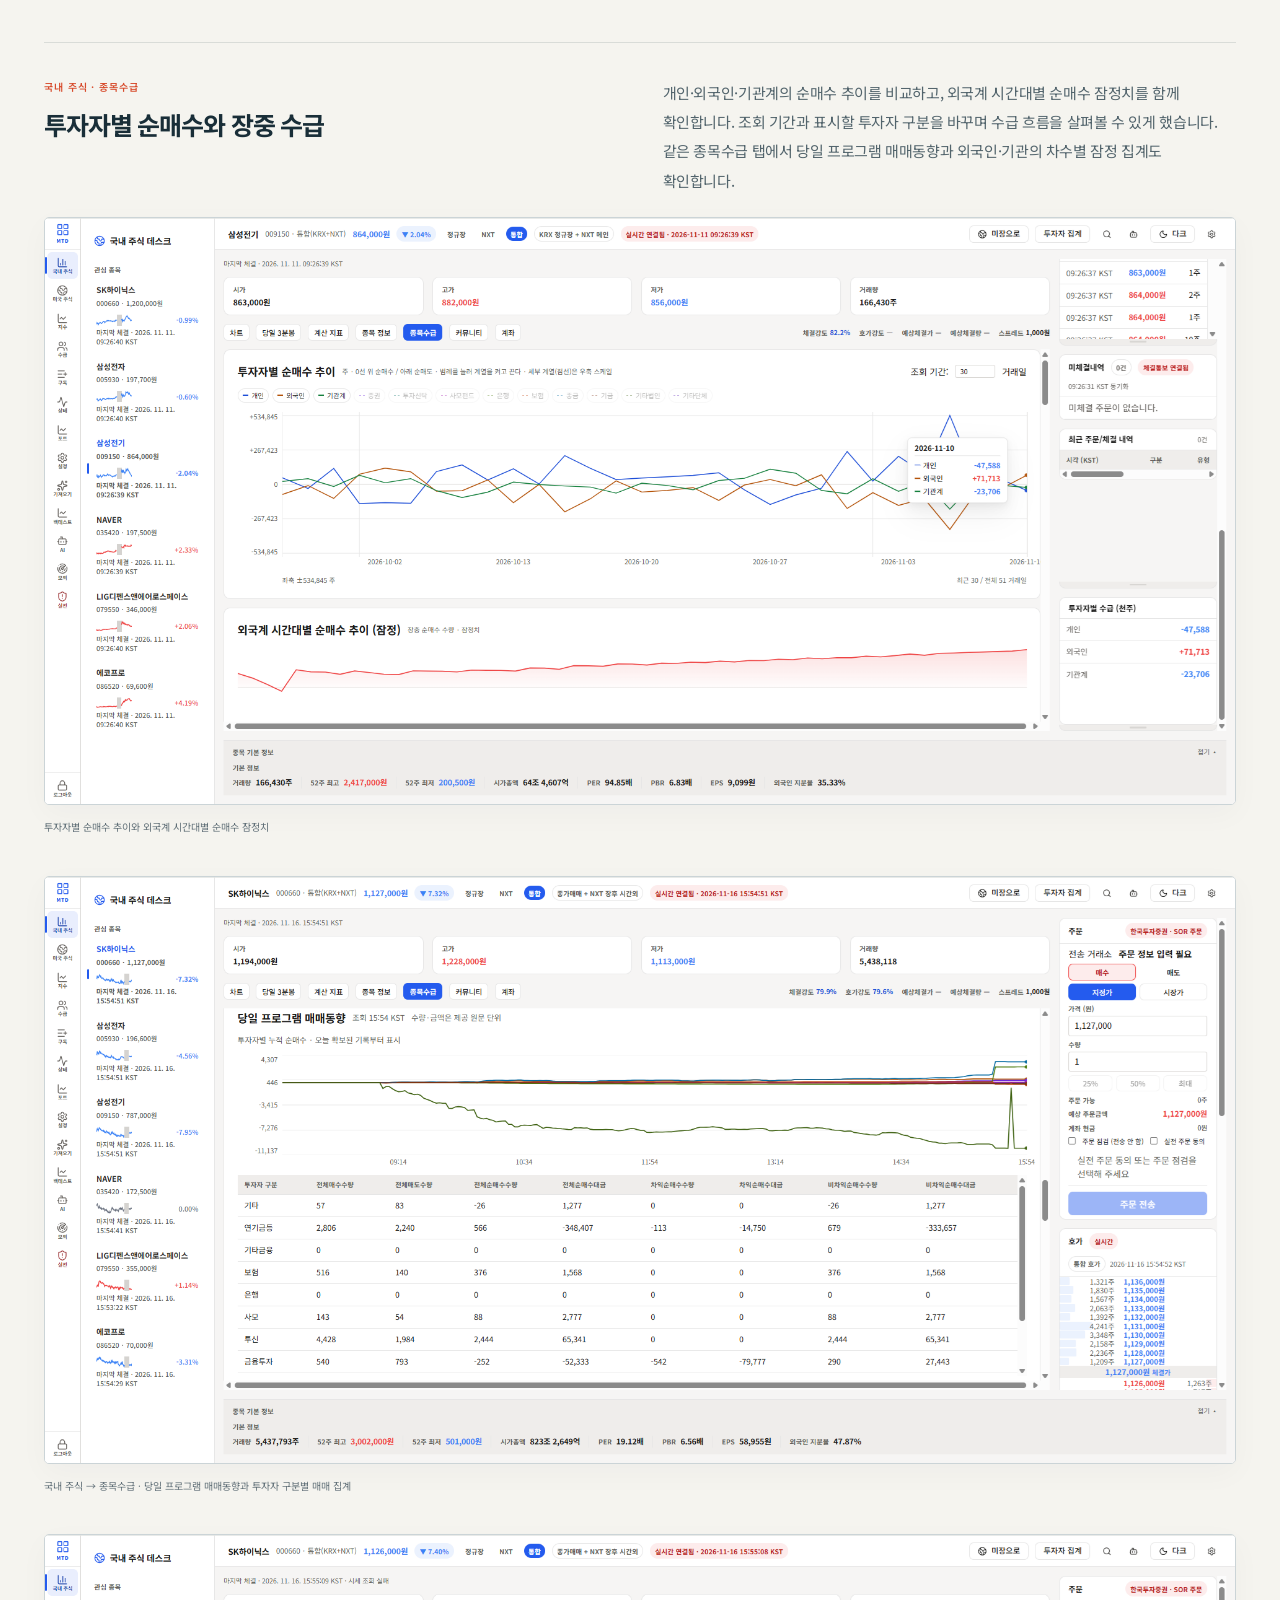
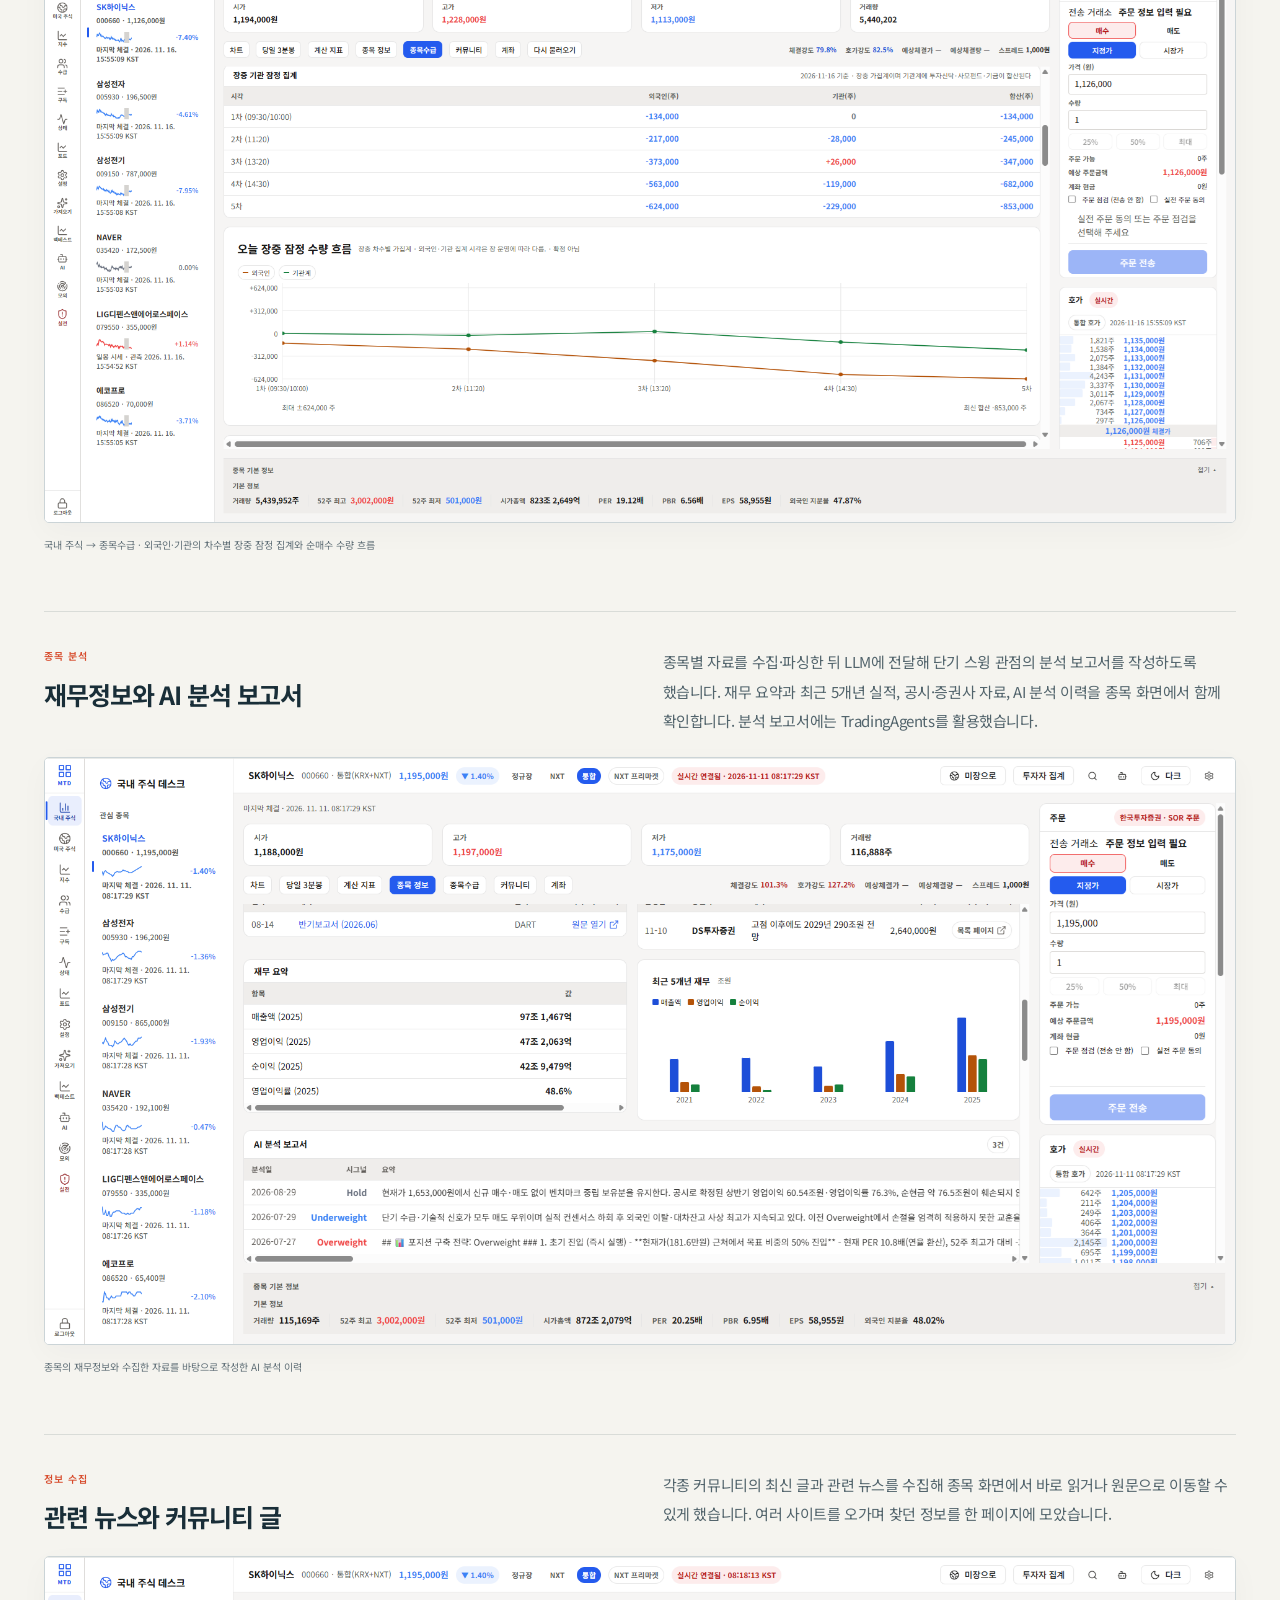
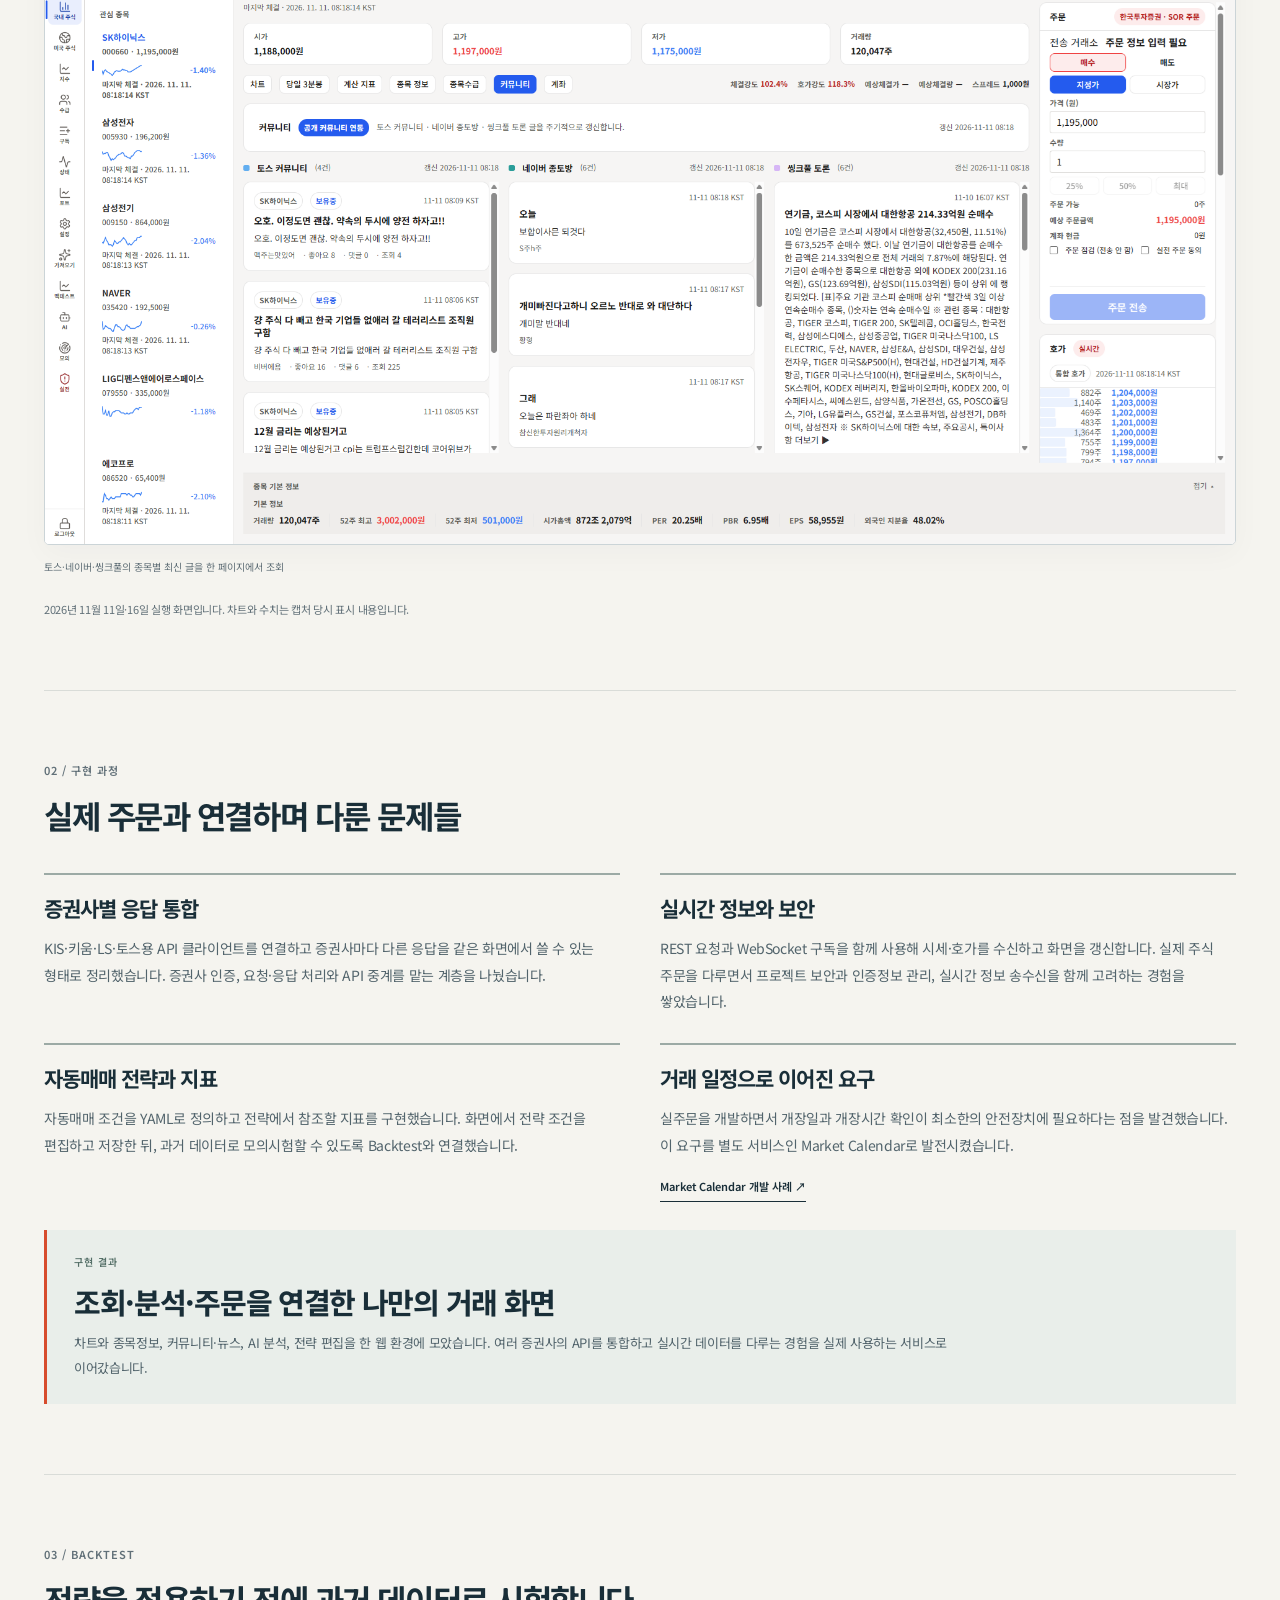
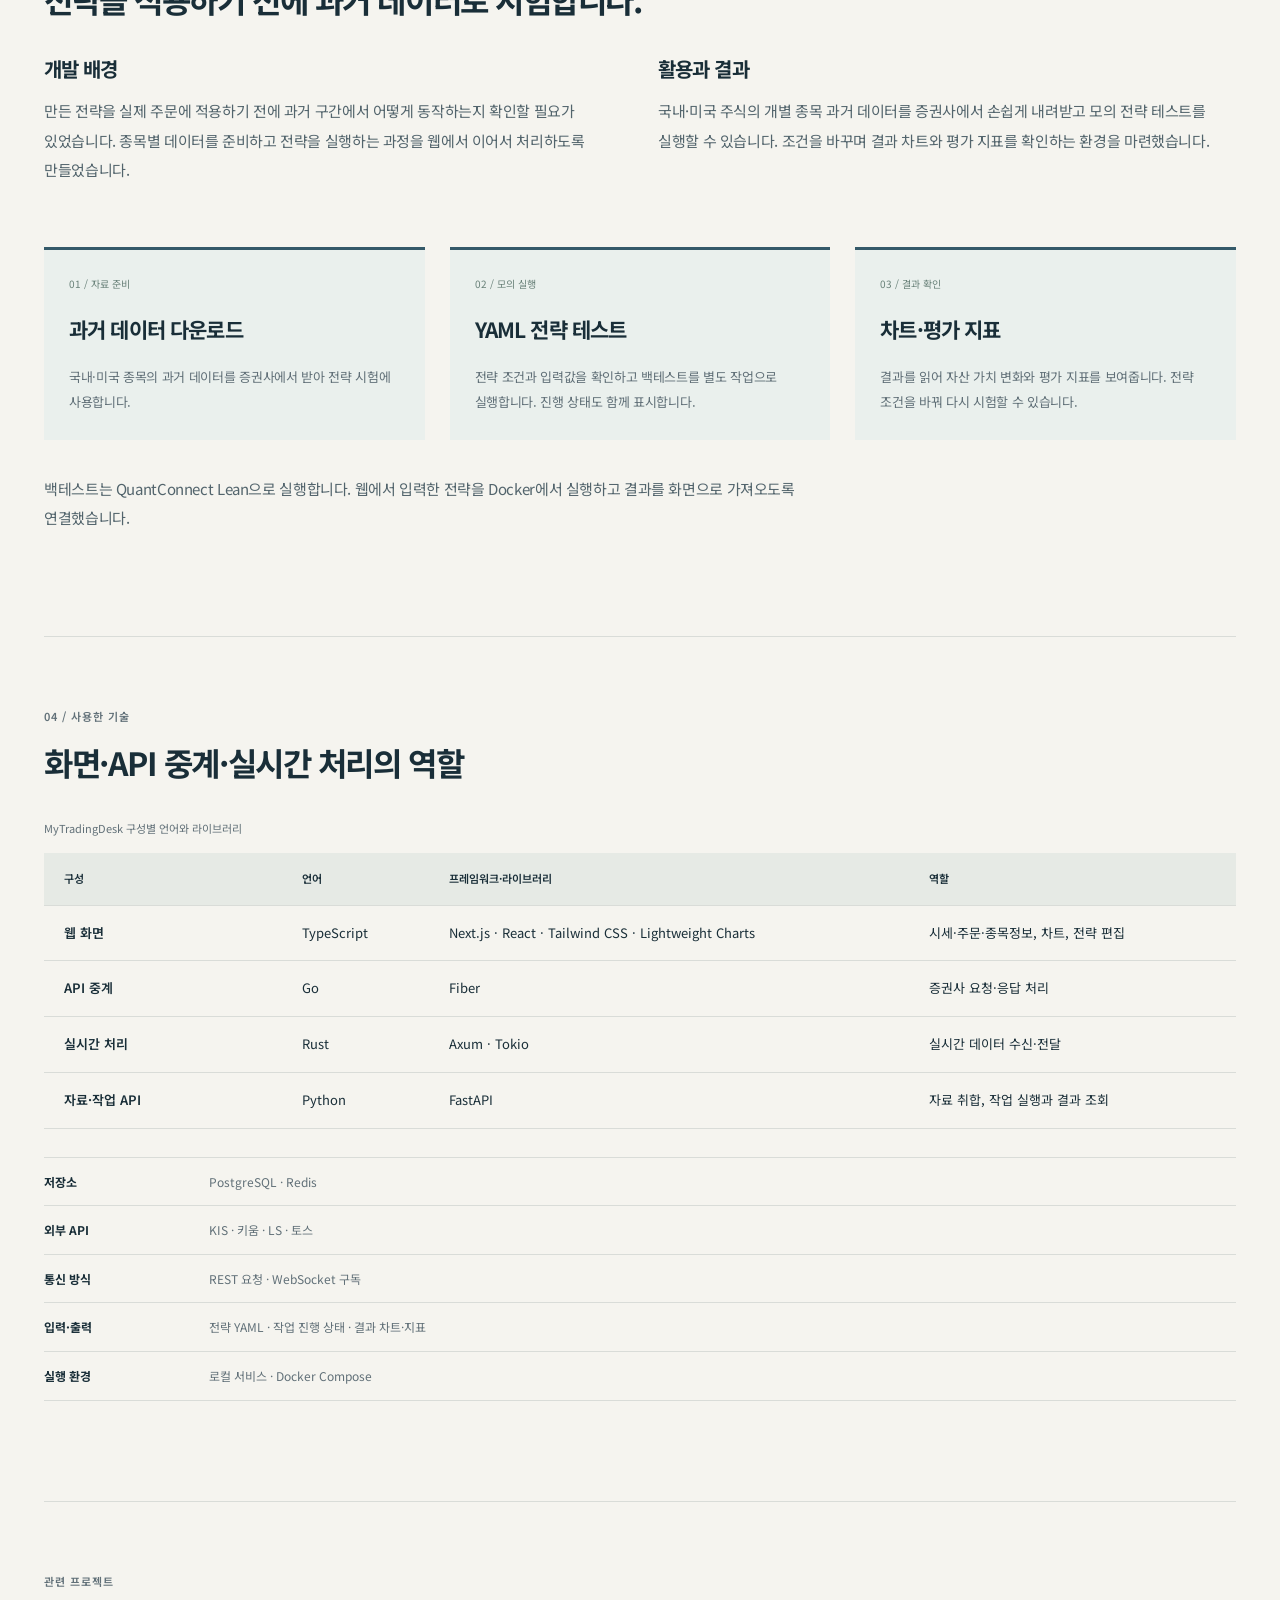
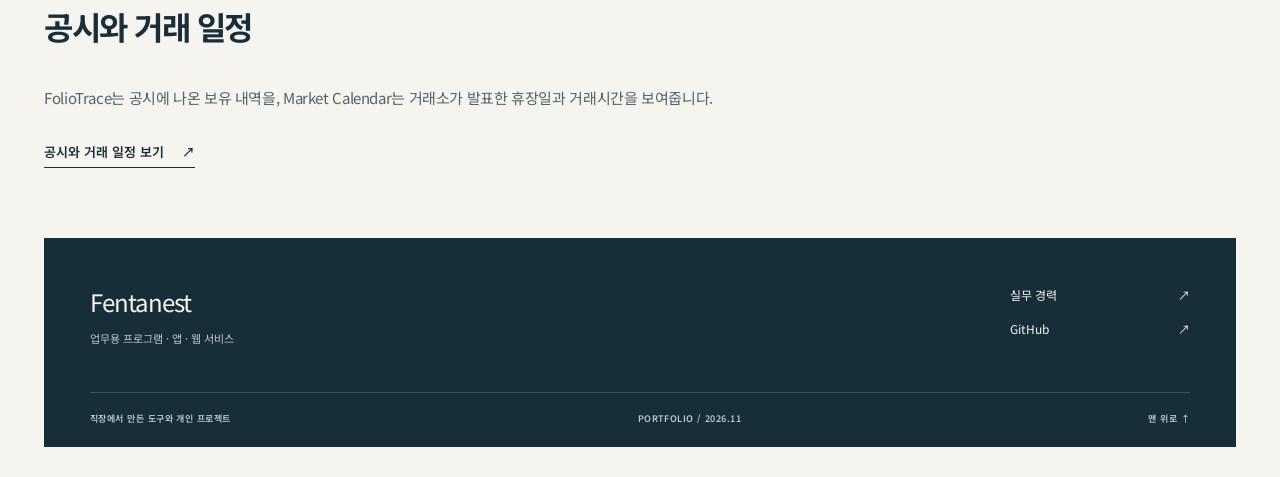
<file: projects/api-integration.html>
<!doctype html>
<html lang="ko"><head><meta charset="utf-8"><meta name="viewport" content="width=device-width, initial-scale=1"><meta name="color-scheme" content="light"><meta name="theme-color" content="#f5f4ef"><title>MyTradingDesk · 웹 트레이딩과 백테스트 · Fentanest</title><meta name="description" content="차트·실시간 호가·주문·종목정보·AI 분석을 한 화면에 모은 WTS와 국내외 과거 데이터로 전략을 시험하는 Backtest 개발 사례입니다."><meta property="og:type" content="website"><meta property="og:locale" content="ko_KR"><meta property="og:title" content="MyTradingDesk · 웹 트레이딩과 백테스트 · Fentanest"><meta property="og:description" content="차트·실시간 호가·주문·종목정보·AI 분석을 한 화면에 모은 WTS와 국내외 과거 데이터로 전략을 시험하는 Backtest 개발 사례입니다."><link rel="icon" href="../assets/favicon.svg" type="image/svg+xml"><link rel="stylesheet" href="../assets/site.css"><link rel="stylesheet" href="../assets/services.css"><link rel="stylesheet" href="../assets/technical.css"><script src="../assets/site.js" defer></script><link rel="stylesheet" href="../assets/portfolio.css?v=20261111"></head>
<body id="top"><a class="skip-link" href="#main">본문으로 이동</a><header class="site-header"><div class="header-inner"><a class="wordmark" href="../index.html" aria-label="Fentanest 포트폴리오 홈">Fentanest<span>.</span></a><nav aria-label="주 메뉴"><a href="../index.html#projects" aria-current="page">프로젝트</a><a href="../index.html#services">작업 분야</a><a href="../career.html">경력</a><a href="https://github.com/Fentanest" target="_blank" rel="noopener noreferrer">GitHub <span aria-hidden="true">↗</span></a></nav></div></header>
<main id="main">
<section class="case-hero wrap">
  <a class="back-link" href="../index.html#projects">← 프로젝트 목록</a><p class="eyebrow">API INTEGRATION · REALTIME</p>
  <h1>MyTradingDesk<br>내가 보기 편한 WTS</h1>
  <p class="case-lead">좁은 MTS 화면과 외부 PC마다 HTS를 설치해야 하는 불편에서 시작했습니다.<br>브라우저에서 시세를 보고, 정보를 모으고, 실제 주식 주문까지 처리하는 웹 트레이딩 시스템을 만들었습니다.</p>
  <div class="case-meta"><div class="tags"><span>TypeScript · Go · Rust · Python</span><span>Next.js · Fiber · FastAPI</span><span>개인 프로젝트</span></div><div class="link-row"><a class="text-link" href="#mytradingdesk">WTS 화면 ↓</a><a class="text-link" href="#implementation">구현 과정 ↓</a><a class="text-link" href="#backtest">Backtest ↓</a></div></div>
</section>
<section class="case-section wrap" id="mytradingdesk">
  <div class="section-heading"><span class="eyebrow">01 / MYTRADINGDESK</span><h2>차트·호가·주문을 한 화면에서 다룹니다.</h2></div>
  <div class="two-col"><div class="prose"><h3>개발 배경</h3><p>주식 정보를 넓은 화면에서 보고 싶었지만, 외부에서 사용하는 PC마다 HTS를 설치하기는 어려웠습니다. 내가 자주 보는 정보와 주문 기능을 브라우저 한 화면에 모으기로 했습니다.</p></div><div class="prose"><h3>구현 범위</h3><p>차트와 보조지표, 실시간 호가, 종목별 수급·재무정보, 계좌 조회와 실제 주문을 구현했습니다. 관심 종목을 살펴보면서 분석과 주문에 필요한 정보를 같은 화면에서 확인할 수 있습니다.</p></div></div>
  <figure class="project-figure wts-figure gallery-gap"><a class="image-zoom" href="../assets/wts-chart-orders.png" data-lightbox data-caption="MyTradingDesk · 차트·보조지표·실시간 호가·주문 화면" aria-label="MyTradingDesk 차트와 주문 화면 크게 보기"><span class="wts-screen"><img src="../assets/wts-chart-orders.png" alt="관심 종목 목록, 캔들 차트와 이동평균선·볼린저밴드·RSI, 주문창과 실시간 호가를 함께 보여주는 MyTradingDesk 화면" loading="eager" decoding="async" width="1920" height="946"></span><span class="zoom-hint" aria-hidden="true">크게 보기 ↗</span></a><figcaption>차트·보조지표와 주문·호가를 함께 배치한 국내 주식 데스크</figcaption></figure>
  <div class="wts-screen-story" id="market-view"><div class="two-col"><div><p class="eyebrow">시장 흐름</p><h3>국내외 지수와 비교 차트</h3></div><div class="prose"><p>KOSPI·KOSDAQ부터 S&amp;P 500·NASDAQ·Dow Jones까지 주요 지수를 모았습니다. 지수별 흐름을 확인하고 차트에 여러 지수를 겹쳐 비교할 수 있게 했습니다.</p></div></div>
    <figure class="project-figure wts-figure"><a class="image-zoom" href="../assets/wts-market-indices.png" data-lightbox data-caption="MyTradingDesk · 국내외 시장 지수와 비교 차트" aria-label="국내외 시장 지수와 비교 차트 크게 보기"><span class="wts-screen"><img src="../assets/wts-market-indices.png" alt="국내외 주요 지수 여섯 개와 KOSPI·KOSDAQ 비교 차트를 보여주는 MyTradingDesk 시장 지수 화면" loading="lazy" decoding="async" width="1920" height="946"></span><span class="zoom-hint" aria-hidden="true">크게 보기 ↗</span></a><figcaption>국내외 주요 지수의 등락과 지수 간 움직임 비교</figcaption></figure>
  </div>
  <div class="wts-screen-story" id="investor-aggregates"><div class="two-col"><div><p class="eyebrow">수급 메뉴</p><h3>시장 전체 투자자 매매동향</h3></div><div class="prose"><p>시장 전체의 투자자별 순매수 대금과 기관별 세부 내역을 확인합니다. 아래에는 외국인·기관의 종목별 장중 가집계를 배치해, 시장과 수량·금액 기준을 바꾸며 순매수·순매도 상위 종목을 볼 수 있게 했습니다.</p></div></div>
    <figure class="project-figure wts-figure"><a class="image-zoom" href="../assets/wts-market-investor-aggregates.png" data-lightbox data-caption="MyTradingDesk · 수급 메뉴 · 시장 전체 투자자 매매동향" aria-label="시장 전체 투자자 매매동향 화면 크게 보기"><span class="wts-screen"><img src="../assets/wts-market-investor-aggregates.png" alt="수급 메뉴에서 코스피 전체의 투자자별 순매수 대금과 기관별 세부 내역, 수량 기준 순매수 상위 종목의 장중 가집계를 보여주는 화면" loading="lazy" decoding="async" width="1920" height="946"></span><span class="zoom-hint" aria-hidden="true">크게 보기 ↗</span></a><figcaption>수급 메뉴 · 코스피 전체 투자자별 순매수 대금과 수량 기준 순매수 상위 종목</figcaption></figure>
  </div>
  <div class="wts-screen-story" id="investor-flow"><div class="two-col"><div><p class="eyebrow">국내 주식 · 종목수급</p><h3>투자자별 순매수와 장중 수급</h3></div><div class="prose"><p>개인·외국인·기관계의 순매수 추이를 비교하고, 외국계 시간대별 순매수 잠정치를 함께 확인합니다. 조회 기간과 표시할 투자자 구분을 바꾸며 수급 흐름을 살펴볼 수 있게 했습니다. 같은 종목수급 탭에서 당일 프로그램 매매동향과 외국인·기관의 차수별 잠정 집계도 확인합니다.</p></div></div>
    <figure class="project-figure wts-figure"><a class="image-zoom" href="../assets/wts-investor-flow.png" data-lightbox data-caption="MyTradingDesk · 투자자별 순매수 추이·외국계 시간대별 순매수 잠정치" aria-label="투자자별 순매수와 장중 수급 화면 크게 보기"><span class="wts-screen"><img src="../assets/wts-investor-flow.png" alt="개인·외국인·기관계의 투자자별 순매수 추이와 외국계 시간대별 순매수 잠정치를 보여주는 MyTradingDesk 종목 수급 화면" loading="lazy" decoding="async" width="1920" height="946"></span><span class="zoom-hint" aria-hidden="true">크게 보기 ↗</span></a><figcaption>투자자별 순매수 추이와 외국계 시간대별 순매수 잠정치</figcaption></figure>
    <figure class="project-figure wts-figure gallery-gap" id="program-trading"><a class="image-zoom" href="../assets/wts-program-trading.png" data-lightbox data-caption="MyTradingDesk · 국내 주식 → 종목수급 · 당일 프로그램 매매동향" aria-label="당일 프로그램 매매동향 화면 크게 보기"><span class="wts-screen"><img src="../assets/wts-program-trading.png" alt="국내 주식의 종목수급 탭에서 SK하이닉스의 당일 프로그램 매매동향 그래프와 투자자 구분별 매매 집계를 보여주는 화면" loading="lazy" decoding="async" width="1920" height="946"></span><span class="zoom-hint" aria-hidden="true">크게 보기 ↗</span></a><figcaption>국내 주식 → 종목수급 · 당일 프로그램 매매동향과 투자자 구분별 매매 집계</figcaption></figure>
    <figure class="project-figure wts-figure gallery-gap" id="intraday-investor-flow"><a class="image-zoom" href="../assets/wts-intraday-investor-flow.png" data-lightbox data-caption="MyTradingDesk · 국내 주식 → 종목수급 · 외국인·기관 장중 잠정 집계" aria-label="외국인·기관 장중 잠정 집계 화면 크게 보기"><span class="wts-screen"><img src="../assets/wts-intraday-investor-flow.png" alt="국내 주식의 종목수급 탭에서 SK하이닉스의 외국인·기관 순매수 수량을 차수별 장중 잠정 집계 표와 그래프로 보여주는 화면" loading="lazy" decoding="async" width="1920" height="946"></span><span class="zoom-hint" aria-hidden="true">크게 보기 ↗</span></a><figcaption>국내 주식 → 종목수급 · 외국인·기관의 차수별 장중 잠정 집계와 순매수 수량 흐름</figcaption></figure>
  </div>
  <div class="wts-screen-story" id="ai-analysis"><div class="two-col"><div><p class="eyebrow">종목 분석</p><h3>재무정보와 AI 분석 보고서</h3></div><div class="prose"><p>종목별 자료를 수집·파싱한 뒤 LLM에 전달해 단기 스윙 관점의 분석 보고서를 작성하도록 했습니다. 재무 요약과 최근 5개년 실적, 공시·증권사 자료, AI 분석 이력을 종목 화면에서 함께 확인합니다. 분석 보고서에는 TradingAgents를 활용했습니다.</p></div></div>
    <figure class="project-figure wts-figure"><a class="image-zoom" href="../assets/wts-financial-ai.png" data-lightbox data-caption="MyTradingDesk · 재무 요약·5개년 실적·AI 분석 보고서" aria-label="재무정보와 AI 분석 보고서 화면 크게 보기"><span class="wts-screen"><img src="../assets/wts-financial-ai.png" alt="재무 요약 표, 최근 5개년 매출액·영업이익·순이익 차트와 AI 분석 보고서 목록을 보여주는 종목 정보 화면" loading="lazy" decoding="async" width="1920" height="946"></span><span class="zoom-hint" aria-hidden="true">크게 보기 ↗</span></a><figcaption>종목의 재무정보와 수집한 자료를 바탕으로 작성한 AI 분석 이력</figcaption></figure>
  </div>
  <div class="wts-screen-story" id="community"><div class="two-col"><div><p class="eyebrow">정보 수집</p><h3>관련 뉴스와 커뮤니티 글</h3></div><div class="prose"><p>각종 커뮤니티의 최신 글과 관련 뉴스를 수집해 종목 화면에서 바로 읽거나 원문으로 이동할 수 있게 했습니다. 여러 사이트를 오가며 찾던 정보를 한 페이지에 모았습니다.</p></div></div>
    <figure class="project-figure wts-figure"><a class="image-zoom" href="../assets/wts-community.png" data-lightbox data-caption="MyTradingDesk · 종목별 커뮤니티 최신 글 모아보기" aria-label="종목별 커뮤니티 최신 글 화면 크게 보기"><span class="wts-screen"><img src="../assets/wts-community.png" alt="토스 커뮤니티, 네이버 종토방, 씽크풀 토론의 최신 글을 나란히 보여주는 MyTradingDesk 화면" loading="lazy" decoding="async" width="1920" height="946"></span><span class="zoom-hint" aria-hidden="true">크게 보기 ↗</span></a><figcaption>토스·네이버·씽크풀의 종목별 최신 글을 한 페이지에서 조회</figcaption></figure>
  </div>
  <p class="note">2026년 11월 11일·16일 실행 화면입니다. 차트와 수치는 캡처 당시 표시 내용입니다.</p>
</section>
<section class="case-section wrap" id="implementation">
  <div class="section-heading"><span class="eyebrow">02 / 구현 과정</span><h2>실제 주문과 연결하며 다룬 문제들</h2></div>
  <div class="implementation-points">
    <article><h3>증권사별 응답 통합</h3><p>KIS·키움·LS·토스용 API 클라이언트를 연결하고 증권사마다 다른 응답을 같은 화면에서 쓸 수 있는 형태로 정리했습니다. 증권사 인증, 요청·응답 처리와 API 중계를 맡는 계층을 나눴습니다.</p></article>
    <article><h3>실시간 정보와 보안</h3><p>REST 요청과 WebSocket 구독을 함께 사용해 시세·호가를 수신하고 화면을 갱신합니다. 실제 주식 주문을 다루면서 프로젝트 보안과 인증정보 관리, 실시간 정보 송수신을 함께 고려하는 경험을 쌓았습니다.</p></article>
    <article><h3>자동매매 전략과 지표</h3><p>자동매매 조건을 YAML로 정의하고 전략에서 참조할 지표를 구현했습니다. 화면에서 전략 조건을 편집하고 저장한 뒤, 과거 데이터로 모의시험할 수 있도록 Backtest와 연결했습니다.</p></article>
    <article><h3>거래 일정으로 이어진 요구</h3><p>실주문을 개발하면서 개장일과 개장시간 확인이 최소한의 안전장치에 필요하다는 점을 발견했습니다. 이 요구를 별도 서비스인 Market Calendar로 발전시켰습니다.</p><a class="text-link" href="data-tools.html#market-calendar">Market Calendar 개발 사례 ↗</a></article>
  </div>
  <div class="case-outcome"><p class="eyebrow">구현 결과</p><p class="case-outcome-title">조회·분석·주문을 연결한 나만의 거래 화면</p><p>차트와 종목정보, 커뮤니티·뉴스, AI 분석, 전략 편집을 한 웹 환경에 모았습니다. 여러 증권사의 API를 통합하고 실시간 데이터를 다루는 경험을 실제 사용하는 서비스로 이어갔습니다.</p></div>
</section>
<section class="case-section wrap" id="backtest">
  <div class="section-heading"><span class="eyebrow">03 / BACKTEST</span><h2>전략을 적용하기 전에 과거 데이터로 시험합니다.</h2></div>
  <div class="two-col"><div class="prose"><h3>개발 배경</h3><p>만든 전략을 실제 주문에 적용하기 전에 과거 구간에서 어떻게 동작하는지 확인할 필요가 있었습니다. 종목별 데이터를 준비하고 전략을 실행하는 과정을 웹에서 이어서 처리하도록 만들었습니다.</p></div><div class="prose"><h3>활용과 결과</h3><p>국내·미국 주식의 개별 종목 과거 데이터를 증권사에서 손쉽게 내려받고 모의 전략 테스트를 실행할 수 있습니다. 조건을 바꾸며 결과 차트와 평가 지표를 확인하는 환경을 마련했습니다.</p></div></div>
  <div class="pipeline-steps gallery-gap"><div><span>01 / 자료 준비</span><strong>과거 데이터 다운로드</strong><p>국내·미국 종목의 과거 데이터를 증권사에서 받아 전략 시험에 사용합니다.</p></div><div><span>02 / 모의 실행</span><strong>YAML 전략 테스트</strong><p>전략 조건과 입력값을 확인하고 백테스트를 별도 작업으로 실행합니다. 진행 상태도 함께 표시합니다.</p></div><div><span>03 / 결과 확인</span><strong>차트·평가 지표</strong><p>결과를 읽어 자산 가치 변화와 평가 지표를 보여줍니다. 전략 조건을 바꿔 다시 시험할 수 있습니다.</p></div></div>
  <div class="prose wide gallery-gap"><p>백테스트는 QuantConnect Lean으로 실행합니다. 웹에서 입력한 전략을 Docker에서 실행하고 결과를 화면으로 가져오도록 연결했습니다.</p></div>
</section>
<section class="case-section wrap">
  <div class="section-heading"><span class="eyebrow">04 / 사용한 기술</span><h2>화면·API 중계·실시간 처리의 역할</h2></div>
  <div class="table-scroll"><table><caption>MyTradingDesk 구성별 언어와 라이브러리</caption><thead><tr><th scope="col">구성</th><th scope="col">언어</th><th scope="col">프레임워크·라이브러리</th><th scope="col">역할</th></tr></thead><tbody><tr><th scope="row">웹 화면</th><td>TypeScript</td><td>Next.js · React · Tailwind CSS · Lightweight Charts</td><td>시세·주문·종목정보, 차트, 전략 편집</td></tr><tr><th scope="row">API 중계</th><td>Go</td><td>Fiber</td><td>증권사 요청·응답 처리</td></tr><tr><th scope="row">실시간 처리</th><td>Rust</td><td>Axum · Tokio</td><td>실시간 데이터 수신·전달</td></tr><tr><th scope="row">자료·작업 API</th><td>Python</td><td>FastAPI</td><td>자료 취합, 작업 실행과 결과 조회</td></tr></tbody></table></div>
  <dl class="tech-spec">
<div><dt>저장소</dt><dd>PostgreSQL · Redis</dd></div>
<div><dt>외부 API</dt><dd>KIS · 키움 · LS · 토스</dd></div>
<div><dt>통신 방식</dt><dd>REST 요청 · WebSocket 구독</dd></div>
<div><dt>입력·출력</dt><dd>전략 YAML · 작업 진행 상태 · 결과 차트·지표</dd></div>
<div><dt>실행 환경</dt><dd>로컬 서비스 · Docker Compose</dd></div>
</dl>
</section>
<section class="case-section wrap">
  <div class="section-heading"><span class="eyebrow">관련 프로젝트</span><h2>공시와 거래 일정</h2></div>
  <div class="prose"><p>FolioTrace는 공시에 나온 보유 내역을, Market Calendar는 거래소가 발표한 휴장일과 거래시간을 보여줍니다.</p></div><a class="text-link" href="data-tools.html">공시와 거래 일정 보기<span aria-hidden="true">↗</span></a>
</section>
</main><footer class="site-footer"><div class="footer-top"><p>Fentanest<span class="footer-sub">업무용 프로그램 · 앱 · 웹 서비스</span></p><div><a href="../career.html">실무 경력 <span aria-hidden="true">↗</span></a><a href="https://github.com/Fentanest" target="_blank" rel="noopener noreferrer">GitHub <span aria-hidden="true">↗</span></a></div></div><div class="footer-bottom"><span>직장에서 만든 도구와 개인 프로젝트</span><span>PORTFOLIO / 2026.11</span><a href="#top">맨 위로 ↑</a></div></footer>
<dialog class="image-dialog" id="image-dialog" aria-label="이미지 크게 보기"><div class="dialog-toolbar"><p id="dialog-caption"></p><button type="button" class="dialog-close" aria-label="이미지 닫기">닫기 <span aria-hidden="true">×</span></button></div><div class="dialog-image-wrap"><div class="wts-dialog-crop"><img id="dialog-image" alt=""></div></div></dialog></body></html>
</file>
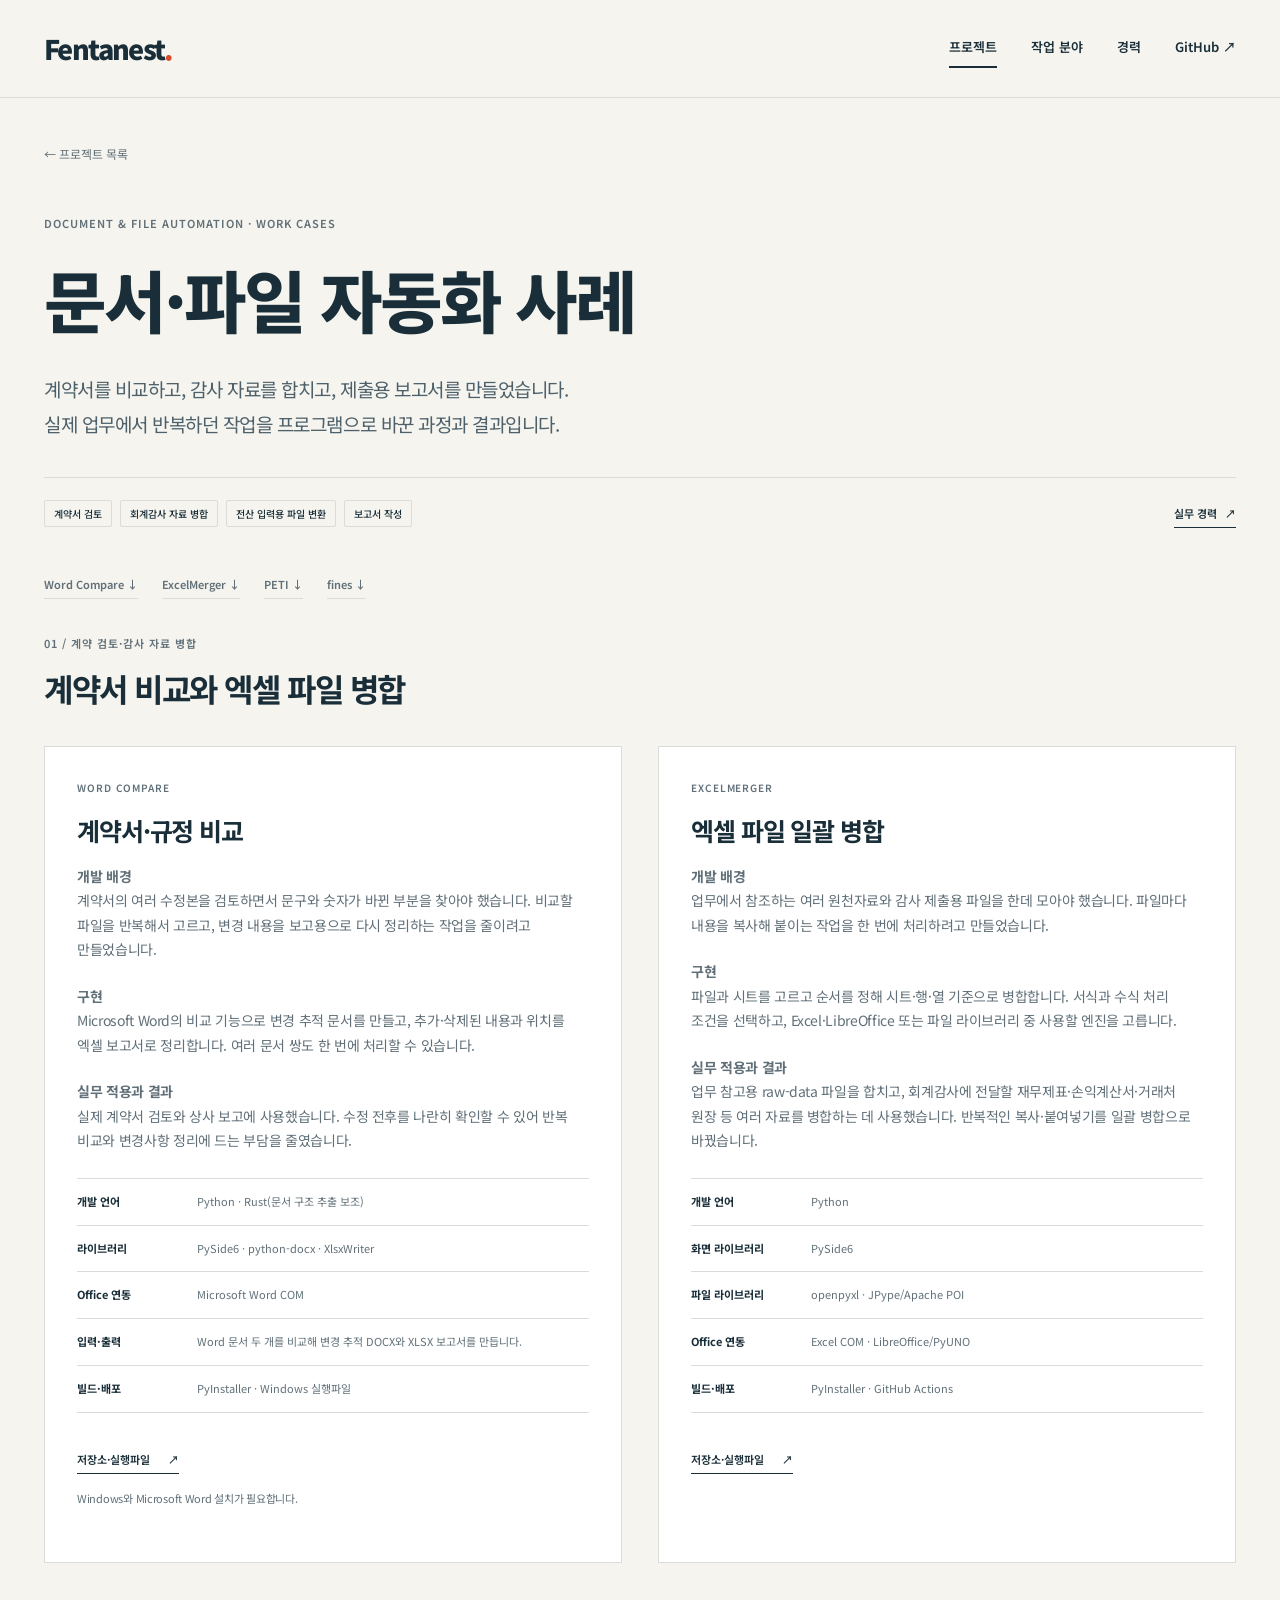
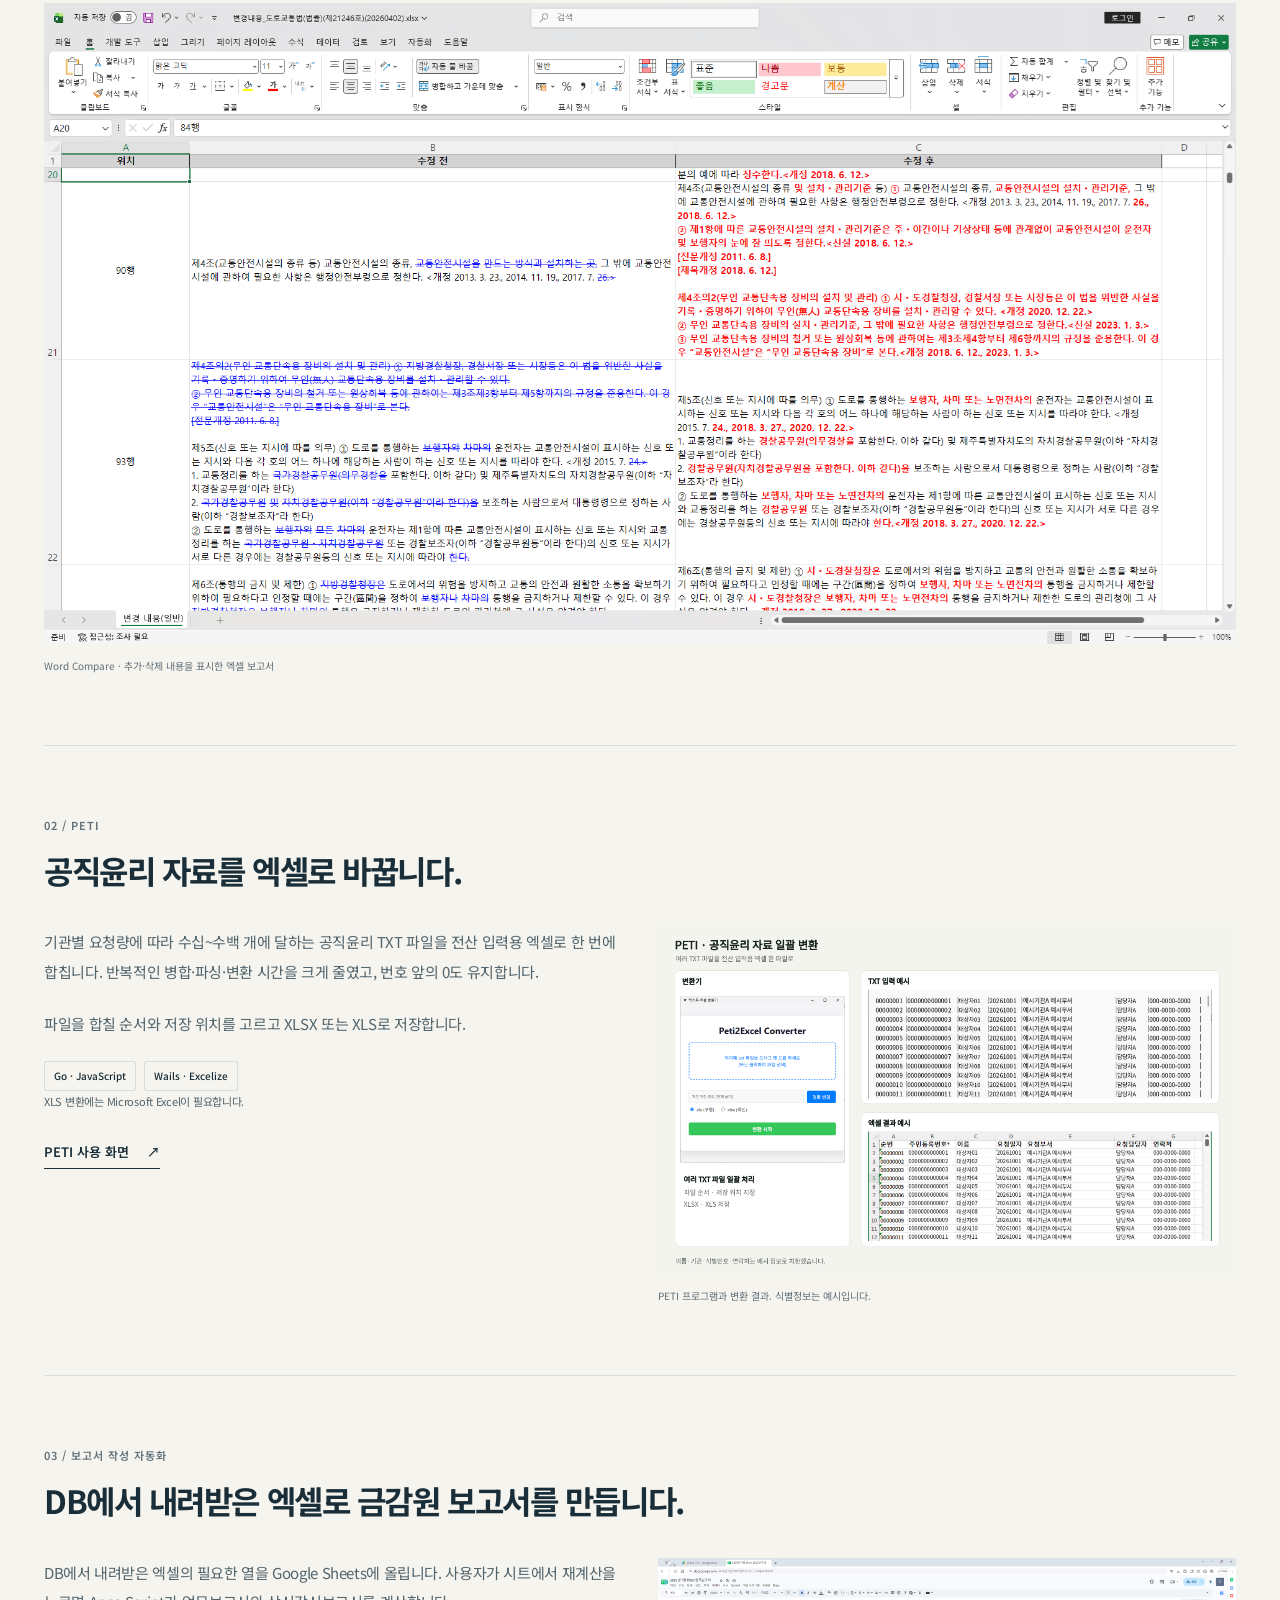
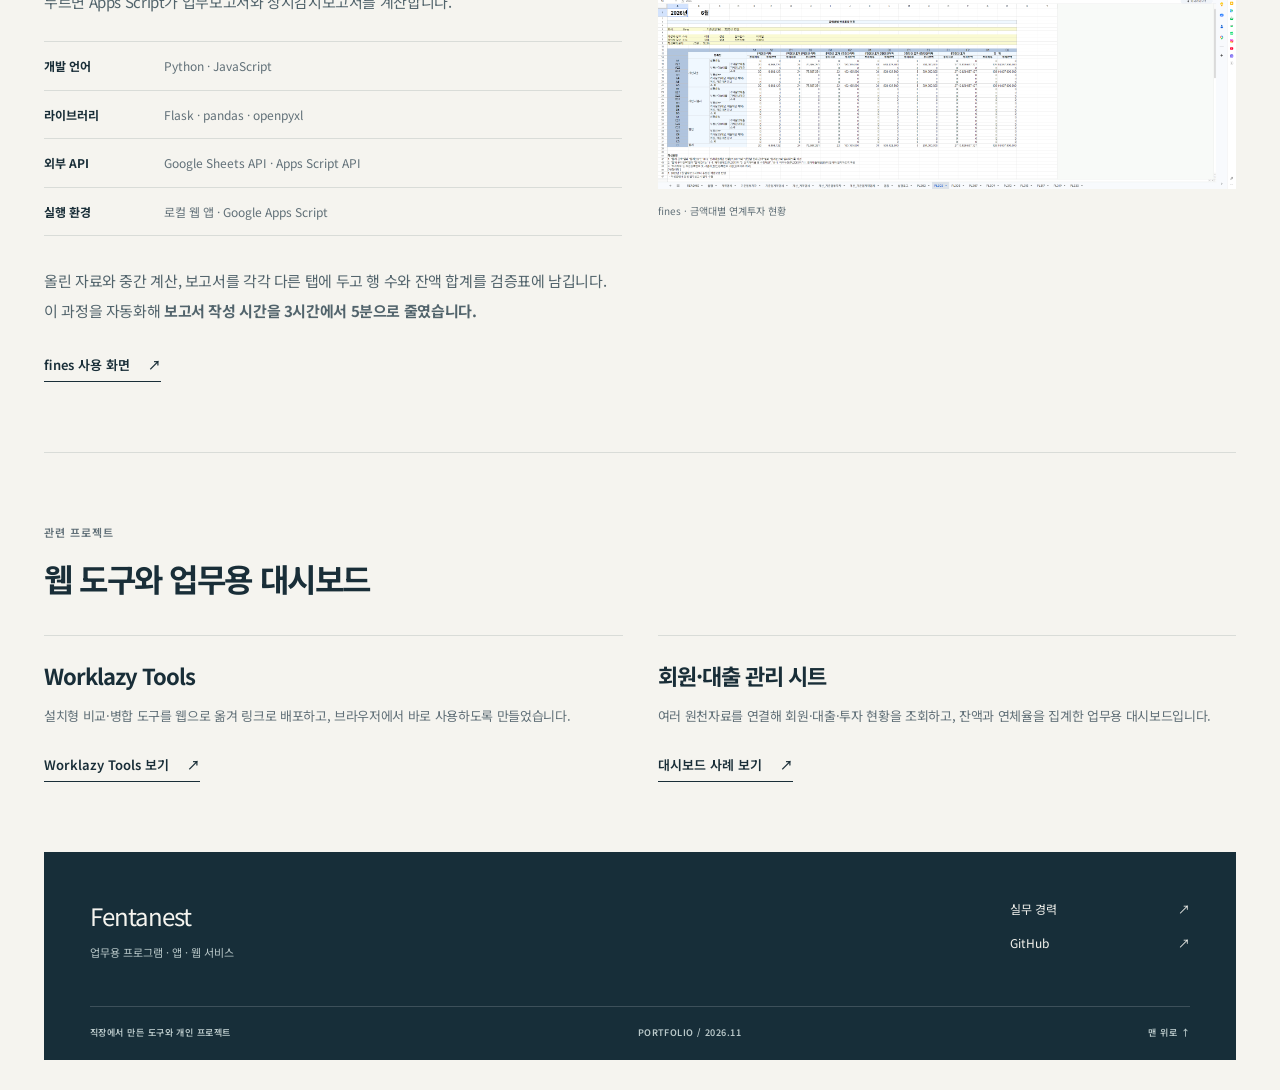
<file: projects/automation.html>
<!doctype html>
<html lang="ko"><head><meta charset="utf-8"><meta name="viewport" content="width=device-width, initial-scale=1"><meta name="color-scheme" content="light"><meta name="theme-color" content="#f5f4ef"><title>문서·파일 자동화 사례 · Fentanest</title><meta name="description" content="Word Compare의 계약서 검토, ExcelMerger의 회계감사 자료 병합, PETI의 TXT 일괄 처리, fines의 보고서 작성 3시간→5분 단축 사례를 소개합니다."><meta property="og:type" content="website"><meta property="og:locale" content="ko_KR"><meta property="og:title" content="문서·파일 자동화 사례 · Fentanest"><meta property="og:description" content="Word Compare의 계약서 검토, ExcelMerger의 회계감사 자료 병합, PETI의 TXT 일괄 처리, fines의 보고서 작성 3시간→5분 단축 사례를 소개합니다."><link rel="icon" href="../assets/favicon.svg" type="image/svg+xml"><link rel="stylesheet" href="../assets/site.css"><link rel="stylesheet" href="../assets/services.css"><link rel="stylesheet" href="../assets/technical.css"><script src="../assets/site.js" defer></script><link rel="stylesheet" href="../assets/portfolio.css?v=20261111"></head>
<body id="top"><a class="skip-link" href="#main">본문으로 이동</a><header class="site-header"><div class="header-inner"><a class="wordmark" href="../index.html" aria-label="Fentanest 포트폴리오 홈">Fentanest<span>.</span></a><nav aria-label="주 메뉴"><a href="../index.html#projects" aria-current="page">프로젝트</a><a href="../index.html#services">작업 분야</a><a href="../career.html">경력</a><a href="https://github.com/Fentanest" target="_blank" rel="noopener noreferrer">GitHub <span aria-hidden="true">↗</span></a></nav></div></header>
<main id="main">
<section class="case-hero wrap">
  <a class="back-link" href="../index.html#projects">← 프로젝트 목록</a>
  <p class="eyebrow">DOCUMENT &amp; FILE AUTOMATION · WORK CASES</p>
  <h1>문서·파일 자동화 사례</h1>
  <p class="case-lead">계약서를 비교하고, 감사 자료를 합치고, 제출용 보고서를 만들었습니다.<br>실제 업무에서 반복하던 작업을 프로그램으로 바꾼 과정과 결과입니다.</p>
  <div class="case-meta"><div class="tags"><span>계약서 검토</span><span>회계감사 자료 병합</span><span>전산 입력용 파일 변환</span><span>보고서 작성</span></div><div class="link-row"><a class="text-link" href="../career.html">실무 경력 <span aria-hidden="true">↗</span></a></div></div>
  <nav class="case-jump-links" aria-label="자동화 사례 이동"><a href="#word-compare">Word Compare ↓</a><a href="#excel-merger">ExcelMerger ↓</a><a href="#peti">PETI ↓</a><a href="#fines">fines ↓</a></nav>
</section>
<section class="case-section wrap " id="desktop"><div class="section-heading"><span class="eyebrow">01 / 계약 검토·감사 자료 병합</span><h2>계약서 비교와 엑셀 파일 병합</h2></div><div class="two-col origin-grid"><article id="word-compare"><p class="eyebrow">WORD COMPARE</p><h3>계약서·규정 비교</h3><p><strong>개발 배경</strong><br>계약서의 여러 수정본을 검토하면서 문구와 숫자가 바뀐 부분을 찾아야 했습니다. 비교할 파일을 반복해서 고르고, 변경 내용을 보고용으로 다시 정리하는 작업을 줄이려고 만들었습니다.</p><p><strong>구현</strong><br>Microsoft Word의 비교 기능으로 변경 추적 문서를 만들고, 추가·삭제된 내용과 위치를 엑셀 보고서로 정리합니다. 여러 문서 쌍도 한 번에 처리할 수 있습니다.</p><p><strong>실무 적용과 결과</strong><br>실제 계약서 검토와 상사 보고에 사용했습니다. 수정 전후를 나란히 확인할 수 있어 반복 비교와 변경사항 정리에 드는 부담을 줄였습니다.</p><dl class="tech-spec">
  <div><dt>개발 언어</dt><dd>Python · Rust(문서 구조 추출 보조)</dd></div>
  <div><dt>라이브러리</dt><dd>PySide6 · python-docx · XlsxWriter</dd></div>
  <div><dt>Office 연동</dt><dd>Microsoft Word COM</dd></div>
  <div><dt>입력·출력</dt><dd>Word 문서 두 개를 비교해 변경 추적 DOCX와 XLSX 보고서를 만듭니다.</dd></div>
  <div><dt>빌드·배포</dt><dd>PyInstaller · Windows 실행파일</dd></div>
</dl><a class="text-link" href="https://github.com/Fentanest/Word-Compare" target="_blank" rel="noopener noreferrer">저장소·실행파일<span aria-hidden="true">↗</span></a><p class="small">Windows와 Microsoft Word 설치가 필요합니다.</p></article><article id="excel-merger"><p class="eyebrow">EXCELMERGER</p><h3>엑셀 파일 일괄 병합</h3><p><strong>개발 배경</strong><br>업무에서 참조하는 여러 원천자료와 감사 제출용 파일을 한데 모아야 했습니다. 파일마다 내용을 복사해 붙이는 작업을 한 번에 처리하려고 만들었습니다.</p><p><strong>구현</strong><br>파일과 시트를 고르고 순서를 정해 시트·행·열 기준으로 병합합니다. 서식과 수식 처리 조건을 선택하고, Excel·LibreOffice 또는 파일 라이브러리 중 사용할 엔진을 고릅니다.</p><p><strong>실무 적용과 결과</strong><br>업무 참고용 raw-data 파일을 합치고, 회계감사에 전달할 재무제표·손익계산서·거래처 원장 등 여러 자료를 병합하는 데 사용했습니다. 반복적인 복사·붙여넣기를 일괄 병합으로 바꿨습니다.</p><dl class="tech-spec">
  <div><dt>개발 언어</dt><dd>Python</dd></div>
  <div><dt>화면 라이브러리</dt><dd>PySide6</dd></div>
  <div><dt>파일 라이브러리</dt><dd>openpyxl · JPype/Apache POI</dd></div>
  <div><dt>Office 연동</dt><dd>Excel COM · LibreOffice/PyUNO</dd></div>
  <div><dt>빌드·배포</dt><dd>PyInstaller · GitHub Actions</dd></div>
</dl><a class="text-link" href="https://github.com/Fentanest/ExcelMerger" target="_blank" rel="noopener noreferrer">저장소·실행파일<span aria-hidden="true">↗</span></a></article></div><figure class="project-figure "><a class="image-zoom" href="../assets/word-compare-report.png" data-lightbox data-caption="Word Compare · 추가·삭제 내용을 표시한 엑셀 보고서" aria-label="Word Compare 변경사항 보고서 크게 보기"><img src="../assets/word-compare-report.png" alt="Word Compare 변경사항 보고서" loading="lazy" decoding="async" width="1920" height="1032"><span class="zoom-hint" aria-hidden="true">크게 보기 ↗</span></a><figcaption>Word Compare · 추가·삭제 내용을 표시한 엑셀 보고서</figcaption></figure></section>
<section class="case-section wrap" id="peti">
  <div class="section-heading"><span class="eyebrow">02 / PETI</span><h2>공직윤리 자료를 엑셀로 바꿉니다.</h2></div>
  <div class="two-col">
    <div class="prose">
      <p>기관별 요청량에 따라 수십~수백 개에 달하는 공직윤리 TXT 파일을 전산 입력용 엑셀로 한 번에 합칩니다. 반복적인 병합·파싱·변환 시간을 크게 줄였고, 번호 앞의 0도 유지합니다.</p>
      <p>파일을 합칠 순서와 저장 위치를 고르고 XLSX 또는 XLS로 저장합니다.</p>
      <div class="tags"><span>Go · JavaScript</span><span>Wails · Excelize</span></div>
      <p class="small">XLS 변환에는 Microsoft Excel이 필요합니다.</p>
      <a class="text-link" href="peti.html">PETI 사용 화면 <span aria-hidden="true">↗</span></a>
    </div>
    <figure class="project-figure">
      <a class="image-zoom" href="../assets/peti-showcase.png" data-lightbox data-lightbox-scroll data-caption="PETI 프로그램과 엑셀 변환 결과. 식별정보는 예시로 바꿨습니다." aria-label="PETI 프로그램과 변환 결과 크게 보기">
        <img src="../assets/peti-showcase.png" alt="PETI 프로그램과 TXT 파일, 변환된 엑셀. 식별정보는 예시입니다." loading="lazy" decoding="async" width="2200" height="1320">
        <span class="zoom-hint" aria-hidden="true">크게 보기 ↗</span>
      </a>
      <figcaption>PETI 프로그램과 변환 결과. 식별정보는 예시입니다.</figcaption>
    </figure>
  </div>
</section>
<section class="case-section wrap" id="fines"><div class="section-heading"><span class="eyebrow">03 / 보고서 작성 자동화</span><h2>DB에서 내려받은 엑셀로 금감원 보고서를 만듭니다.</h2></div><div class="two-col"><div class="prose"><p>DB에서 내려받은 엑셀의 필요한 열을 Google Sheets에 올립니다. 사용자가 시트에서 재계산을 누르면 Apps Script가 업무보고서와 상시감시보고서를 계산합니다.</p><dl class="tech-spec">
  <div><dt>개발 언어</dt><dd>Python · JavaScript</dd></div>
  <div><dt>라이브러리</dt><dd>Flask · pandas · openpyxl</dd></div>
  <div><dt>외부 API</dt><dd>Google Sheets API · Apps Script API</dd></div>
  <div><dt>실행 환경</dt><dd>로컬 웹 앱 · Google Apps Script</dd></div>
</dl><p>올린 자료와 중간 계산, 보고서를 각각 다른 탭에 두고 행 수와 잔액 합계를 검증표에 남깁니다. 이 과정을 자동화해 <strong>보고서 작성 시간을 3시간에서 5분으로 줄였습니다.</strong></p><a class="text-link" href="fines.html">fines 사용 화면<span aria-hidden="true">↗</span></a></div><figure class="project-figure"><a class="image-zoom" href="../assets/fines-report-summary.png" data-lightbox data-caption="fines 금액대별 연계투자 현황. 회사명과 식별정보는 예시로 바꿨습니다." aria-label="fines 금감원 보고서 화면 크게 보기"><img src="../assets/fines-report-summary.png" alt="Google Sheets에 작성된 금액대별 연계투자 현황 보고서" width="2048" height="821" loading="lazy" decoding="async"><span class="zoom-hint" aria-hidden="true">크게 보기 ↗</span></a><figcaption>fines · 금액대별 연계투자 현황</figcaption></figure></div></section>
<section class="case-section wrap">
  <div class="section-heading"><span class="eyebrow">관련 프로젝트</span><h2>웹 도구와 업무용 대시보드</h2></div>
  <div class="related-grid"><article><h3>Worklazy Tools</h3><p>설치형 비교·병합 도구를 웹으로 옮겨 링크로 배포하고, 브라우저에서 바로 사용하도록 만들었습니다.</p><a class="text-link" href="worklazy.html">Worklazy Tools 보기 <span aria-hidden="true">↗</span></a></article><article><h3>회원·대출 관리 시트</h3><p>여러 원천자료를 연결해 회원·대출·투자 현황을 조회하고, 잔액과 연체율을 집계한 업무용 대시보드입니다.</p><a class="text-link" href="spreadsheets.html">대시보드 사례 보기 <span aria-hidden="true">↗</span></a></article></div>
</section>
</main><footer class="site-footer"><div class="footer-top"><p>Fentanest<span class="footer-sub">업무용 프로그램 · 앱 · 웹 서비스</span></p><div><a href="../career.html">실무 경력 <span aria-hidden="true">↗</span></a><a href="https://github.com/Fentanest" target="_blank" rel="noopener noreferrer">GitHub <span aria-hidden="true">↗</span></a></div></div><div class="footer-bottom"><span>직장에서 만든 도구와 개인 프로젝트</span><span>PORTFOLIO / 2026.11</span><a href="#top">맨 위로 ↑</a></div></footer>
<dialog class="image-dialog" id="image-dialog" aria-label="이미지 크게 보기"><div class="dialog-toolbar"><p id="dialog-caption"></p><button type="button" class="dialog-close" aria-label="이미지 닫기">닫기 <span aria-hidden="true">×</span></button></div><div class="dialog-image-wrap"><img id="dialog-image" alt=""></div></dialog></body></html>
</file>
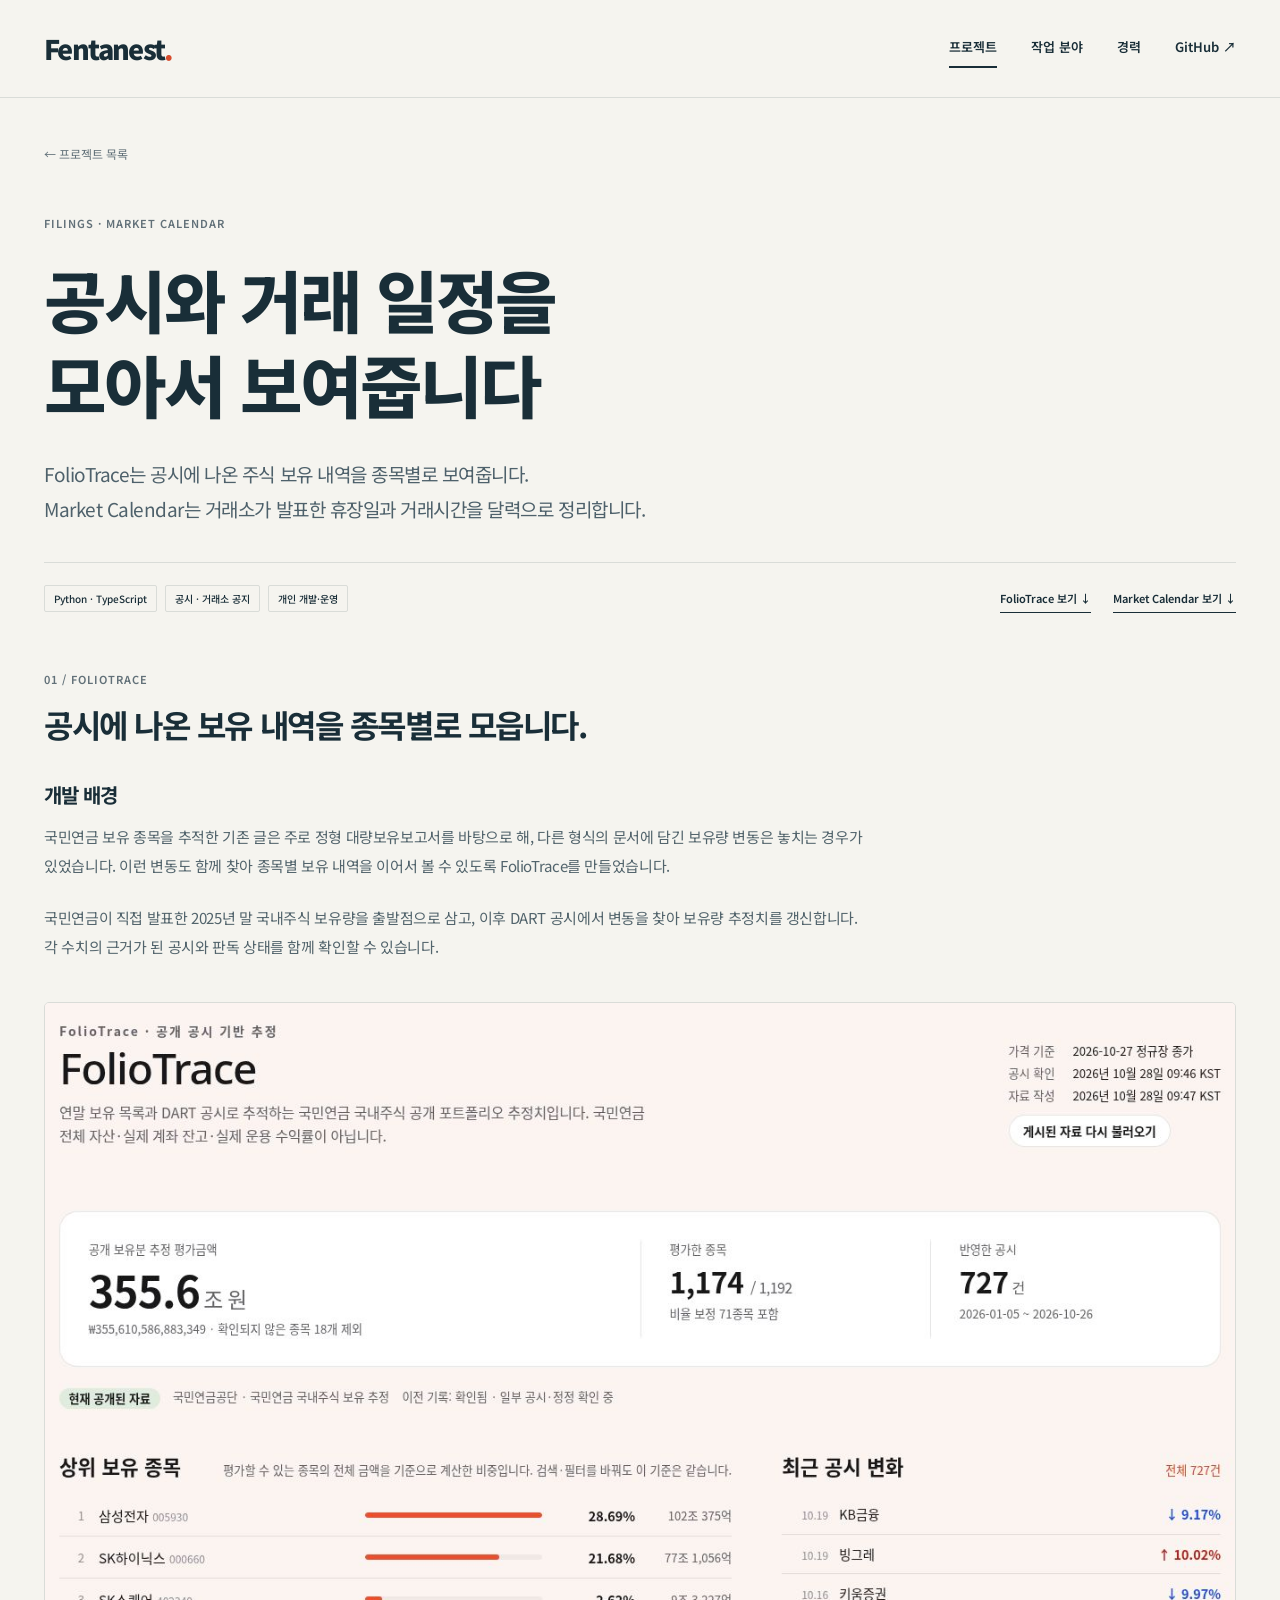
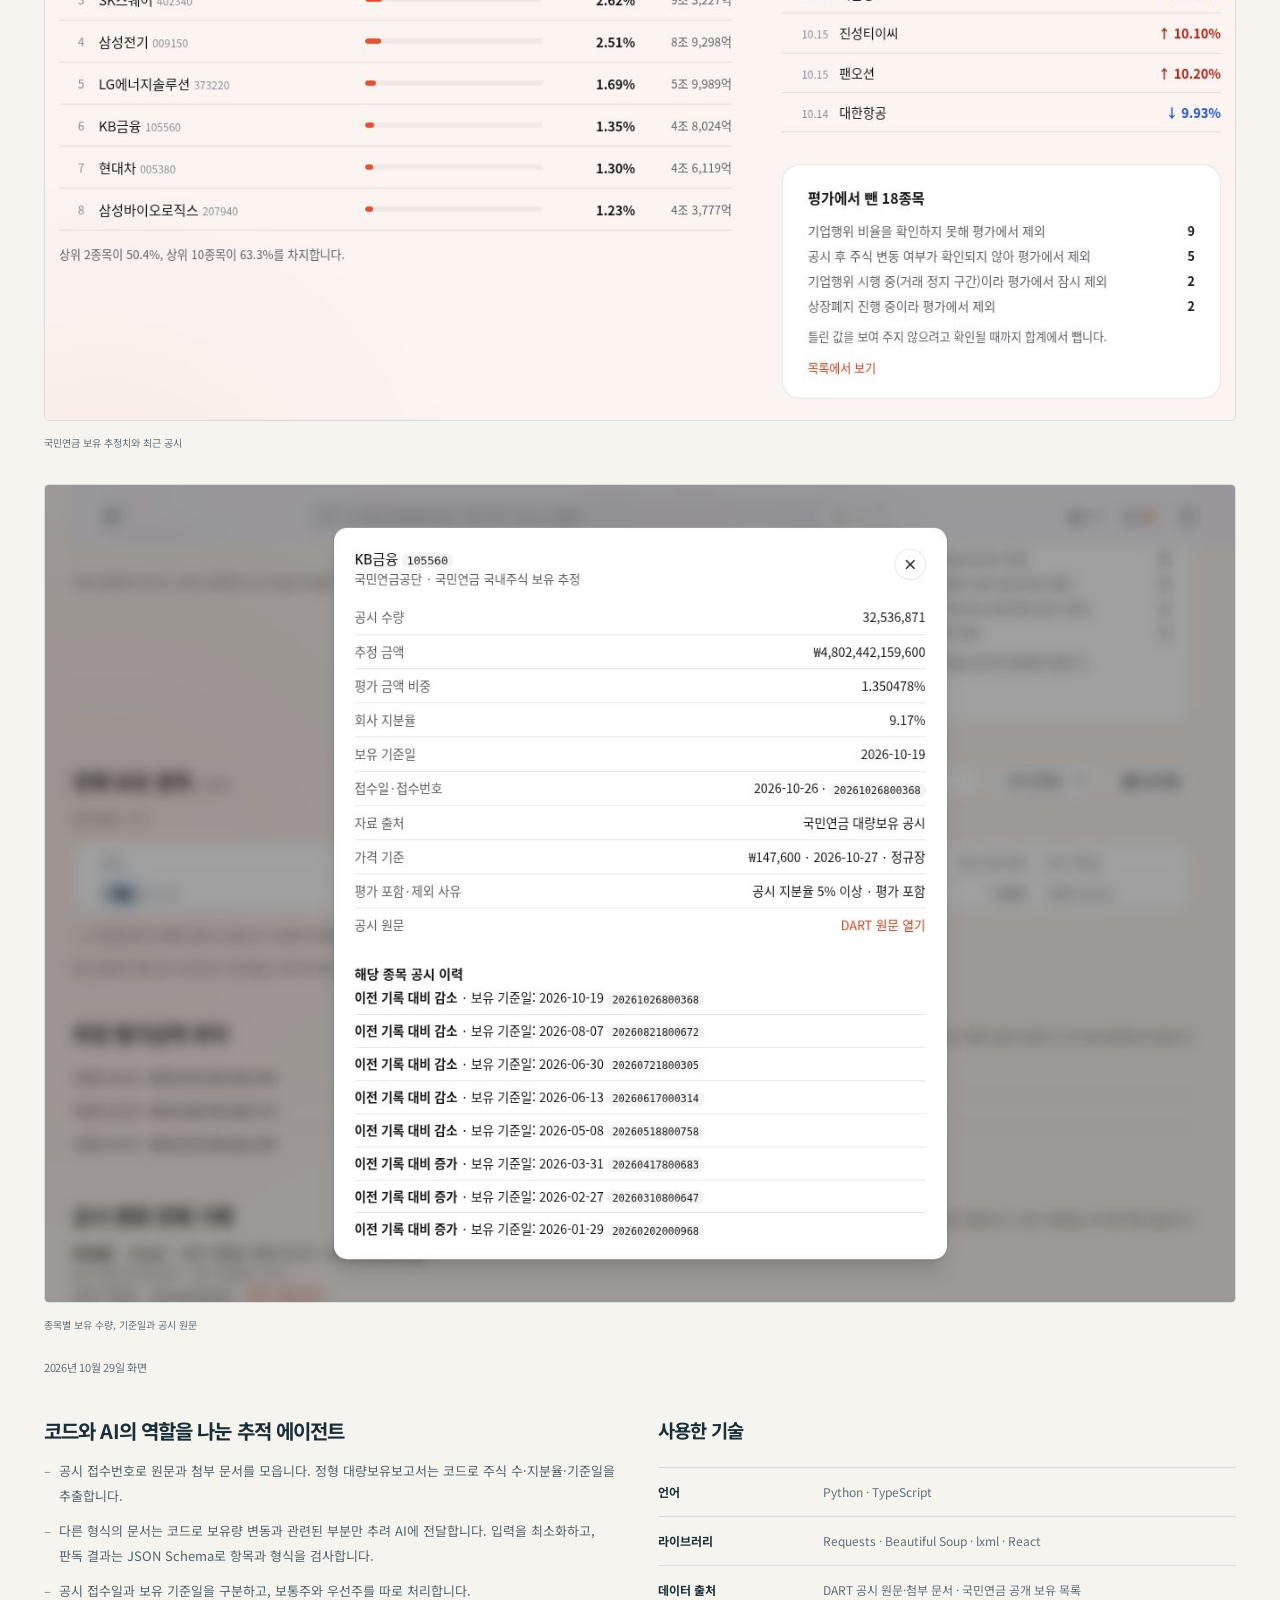
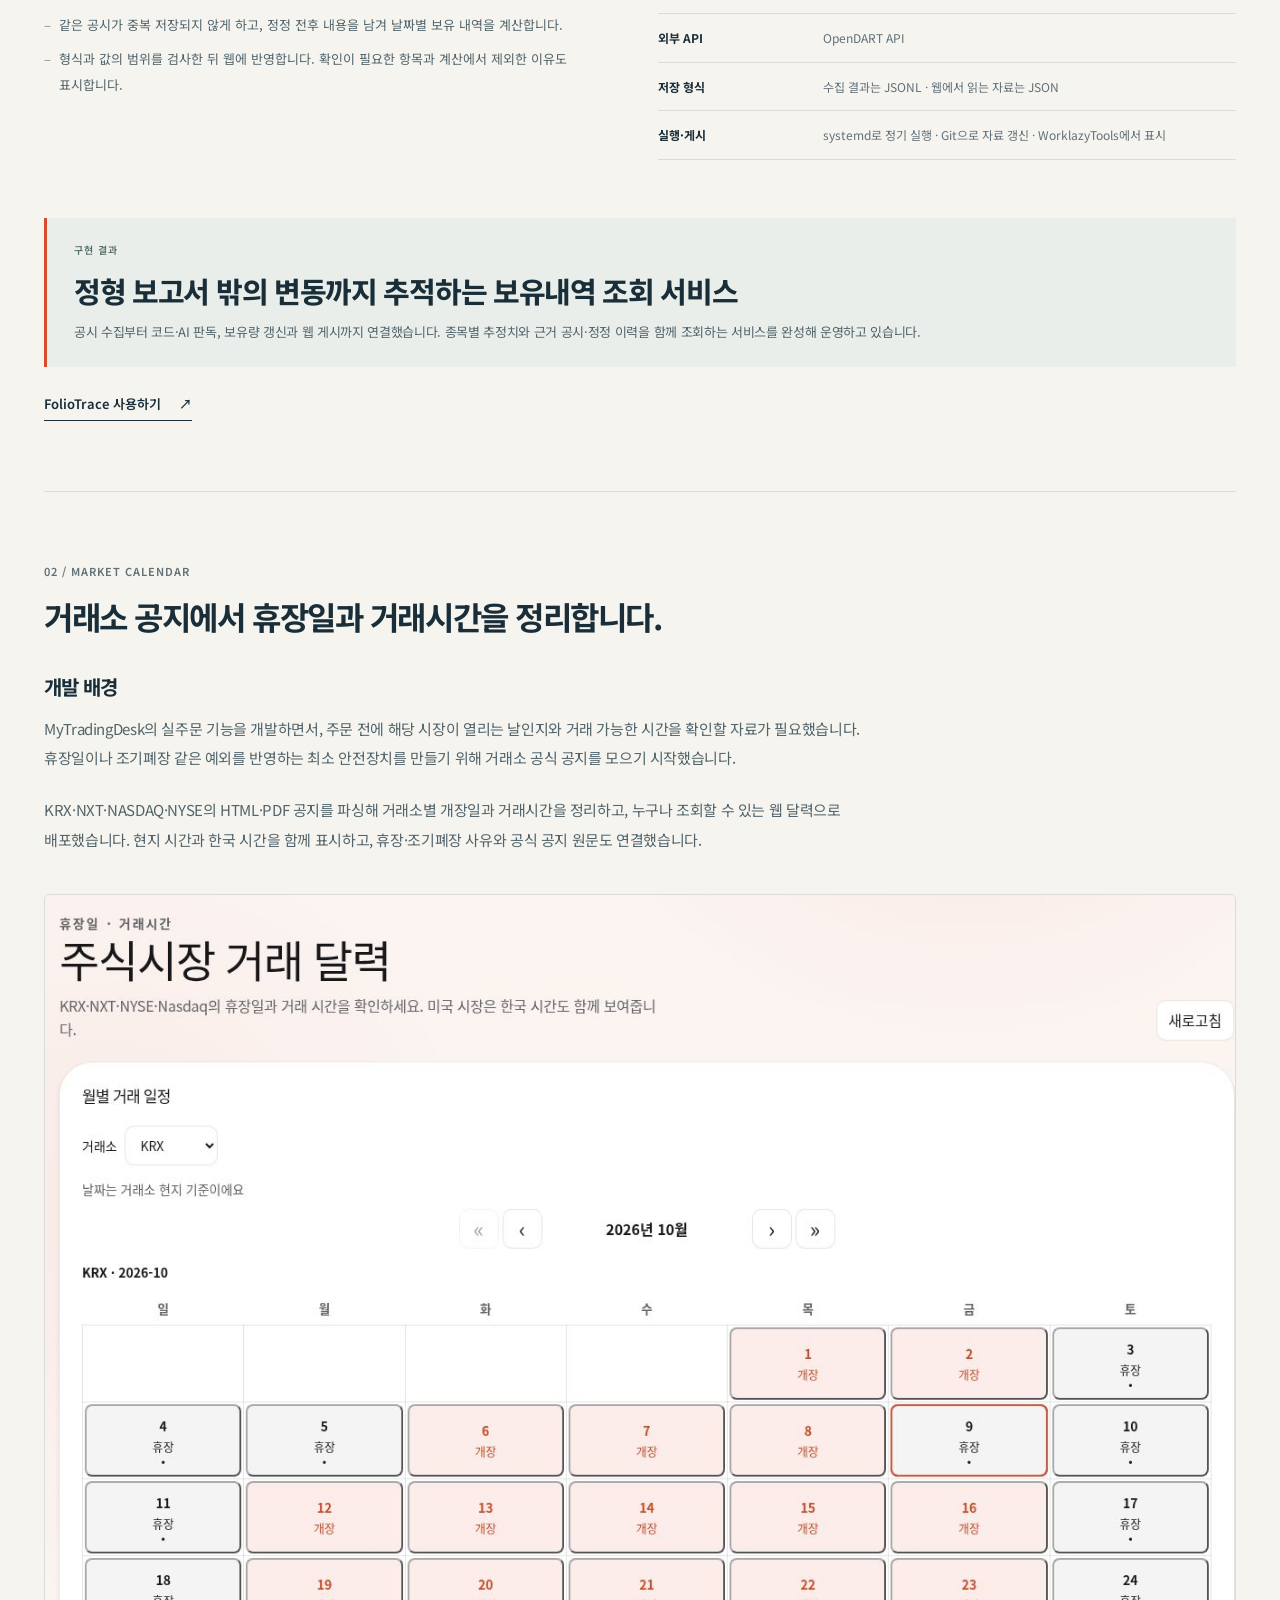
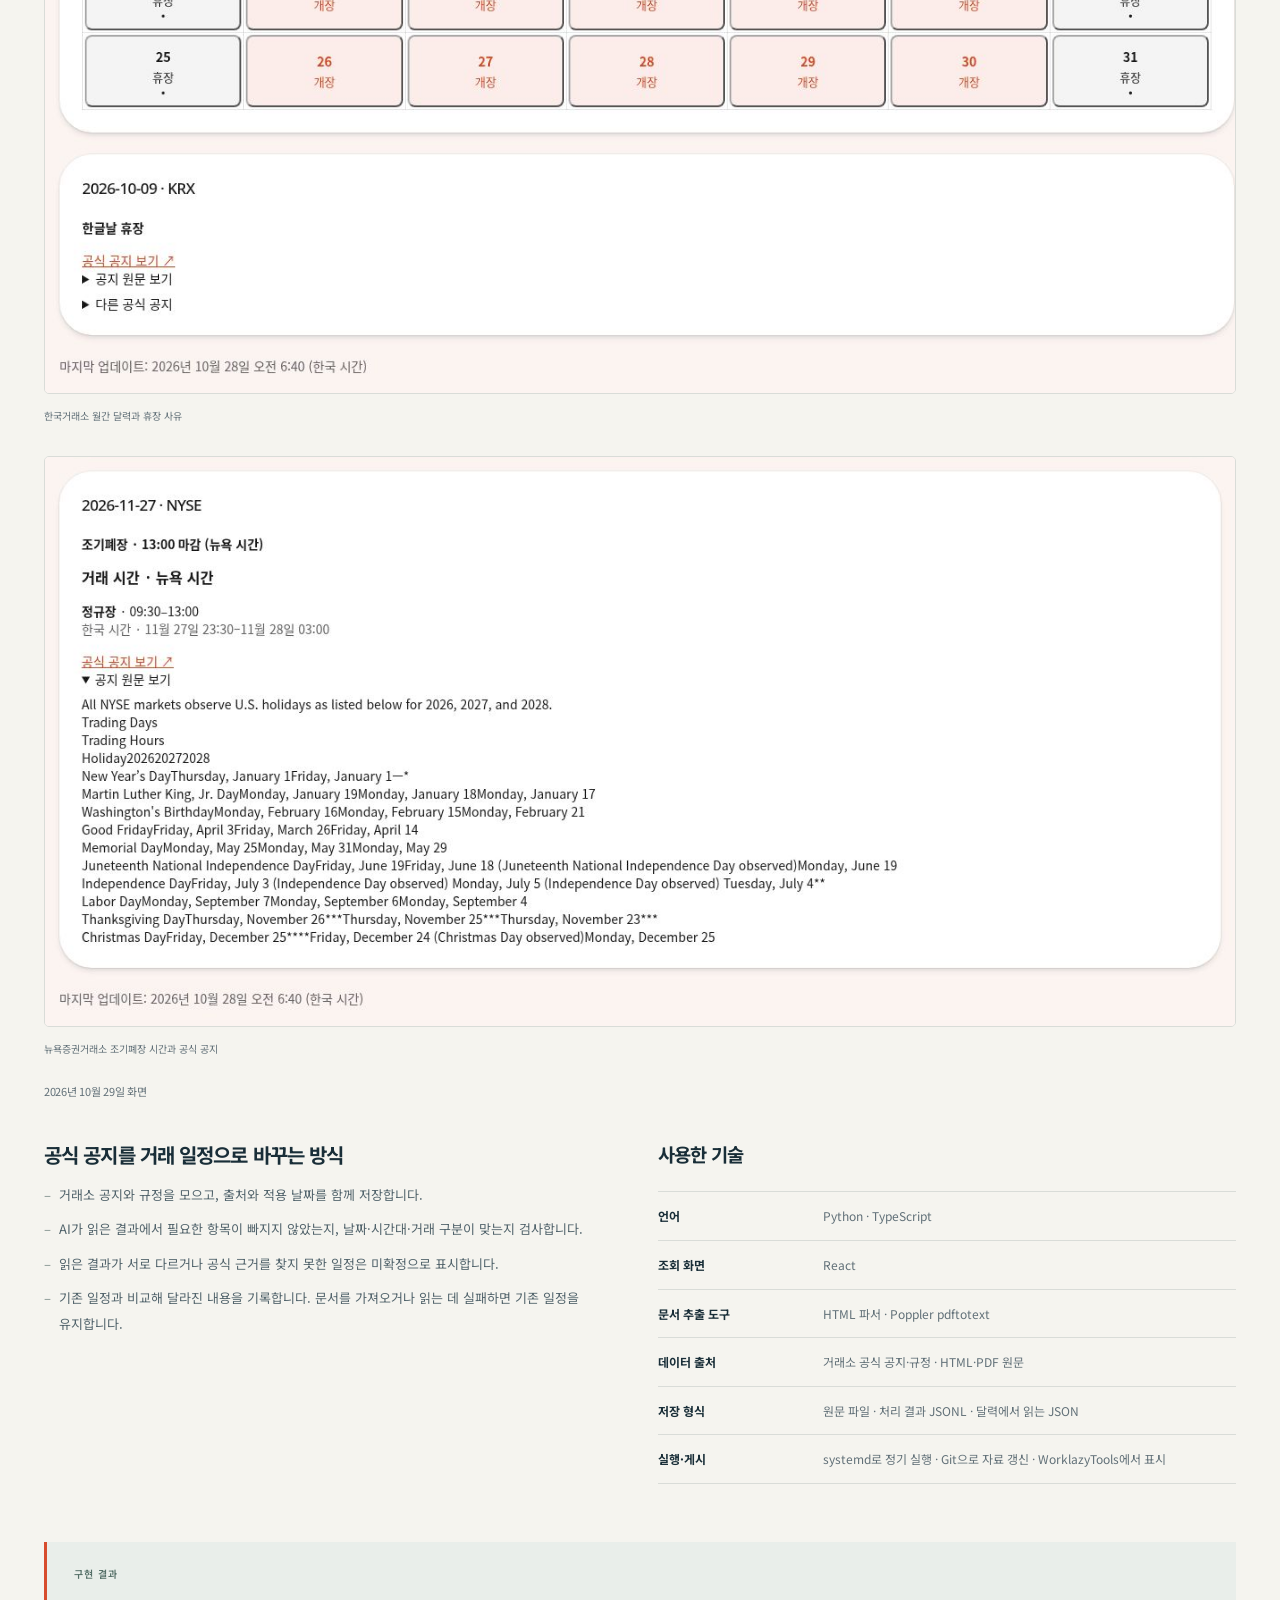
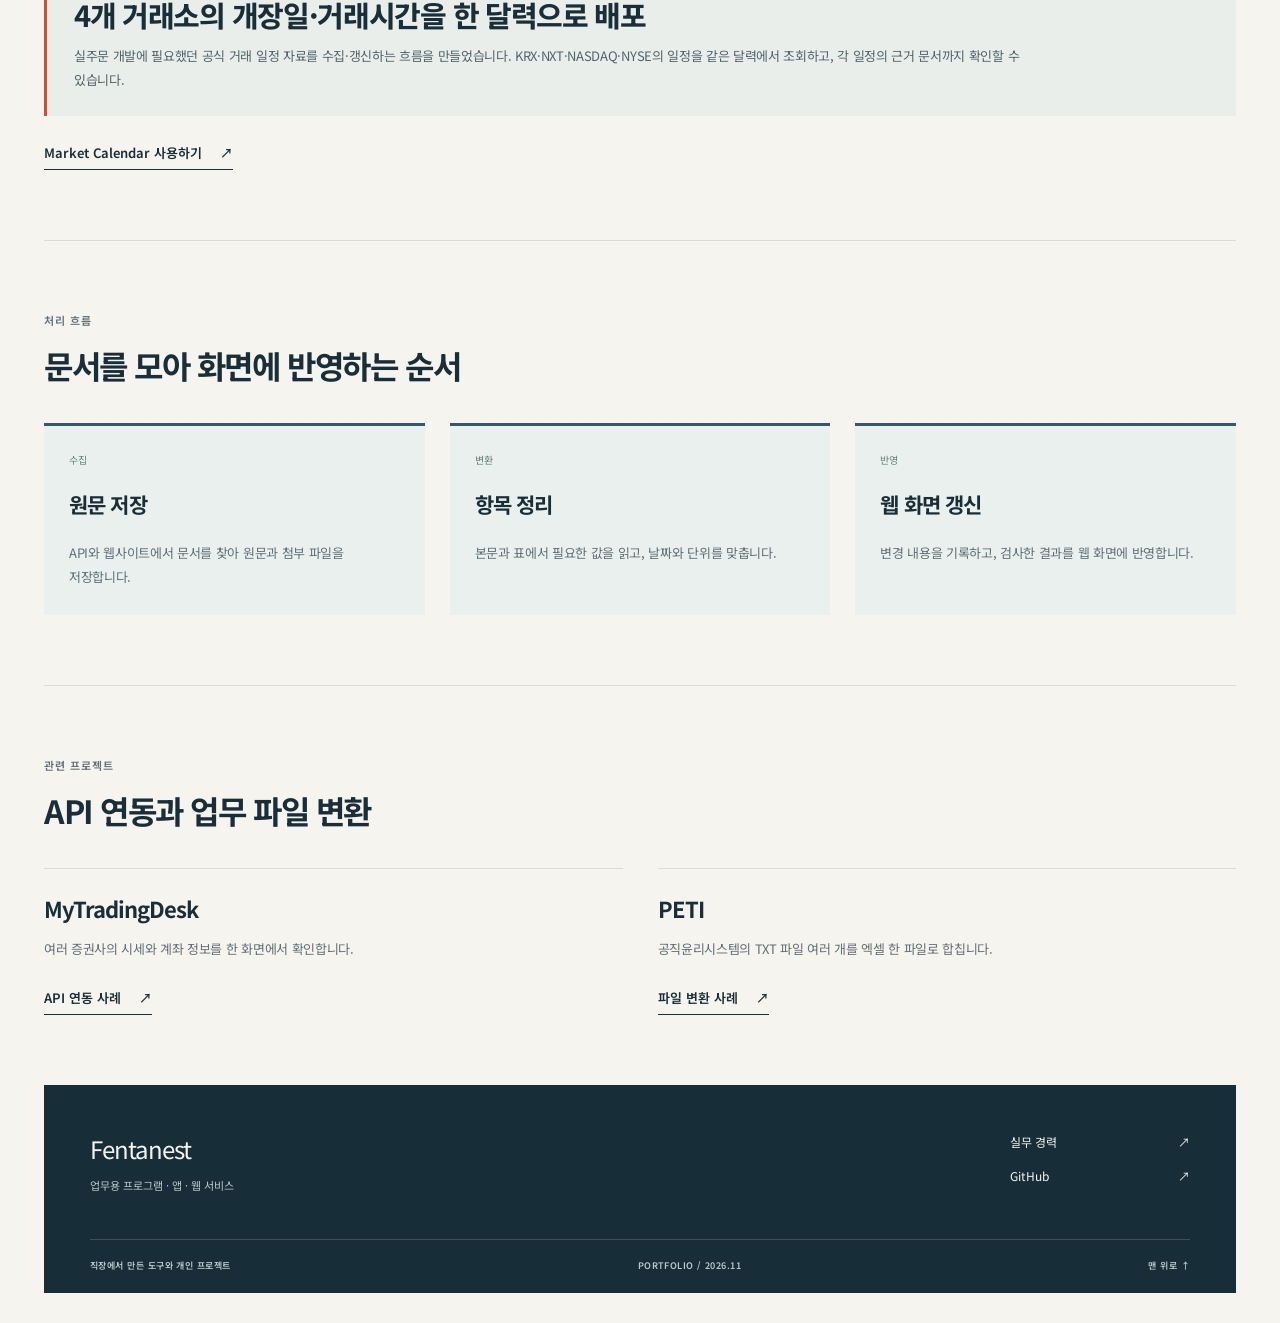
<file: projects/data-tools.html>
<!doctype html>
<html lang="ko"><head><meta charset="utf-8"><meta name="viewport" content="width=device-width, initial-scale=1"><meta name="color-scheme" content="light"><meta name="theme-color" content="#f5f4ef"><title>공시와 거래 일정 · Fentanest</title><meta name="description" content="FolioTrace는 공시에서 종목별 보유 내역을 모으고, Market Calendar는 거래소 공지에서 휴장일과 거래시간을 정리합니다."><meta property="og:type" content="website"><meta property="og:locale" content="ko_KR"><meta property="og:title" content="공시와 거래 일정 · Fentanest"><meta property="og:description" content="FolioTrace는 공시에서 종목별 보유 내역을 모으고, Market Calendar는 거래소 공지에서 휴장일과 거래시간을 정리합니다."><link rel="icon" href="../assets/favicon.svg" type="image/svg+xml"><link rel="stylesheet" href="../assets/site.css"><link rel="stylesheet" href="../assets/services.css"><link rel="stylesheet" href="../assets/technical.css?v=20261029"><script src="../assets/site.js" defer></script><link rel="stylesheet" href="../assets/portfolio.css?v=20261111"></head>
<body id="top"><a class="skip-link" href="#main">본문으로 이동</a><header class="site-header"><div class="header-inner"><a class="wordmark" href="../index.html" aria-label="Fentanest 포트폴리오 홈">Fentanest<span>.</span></a><nav aria-label="주 메뉴"><a href="../index.html#projects" aria-current="page">프로젝트</a><a href="../index.html#services">작업 분야</a><a href="../career.html">경력</a><a href="https://github.com/Fentanest" target="_blank" rel="noopener noreferrer">GitHub <span aria-hidden="true">↗</span></a></nav></div></header>
<main id="main">
<section class="case-hero wrap">
  <a class="back-link" href="../index.html#projects">← 프로젝트 목록</a>
  <p class="eyebrow">FILINGS · MARKET CALENDAR</p>
  <h1>공시와 거래 일정을<br>모아서 보여줍니다</h1>
  <p class="case-lead">FolioTrace는 공시에 나온 주식 보유 내역을 종목별로 보여줍니다.<br>Market Calendar는 거래소가 발표한 휴장일과 거래시간을 달력으로 정리합니다.</p>
  <div class="case-meta"><div class="tags"><span>Python · TypeScript</span><span>공시 · 거래소 공지</span><span>개인 개발·운영</span></div><div class="link-row"><a class="text-link" href="#foliotrace">FolioTrace 보기 ↓</a><a class="text-link" href="#market-calendar">Market Calendar 보기 ↓</a></div></div>
</section>
<section class="case-section wrap" id="foliotrace">
  <div class="section-heading"><span class="eyebrow">01 / FOLIOTRACE</span><h2>공시에 나온 보유 내역을 종목별로 모읍니다.</h2></div>
  <div class="prose wide"><h3>개발 배경</h3><p>국민연금 보유 종목을 추적한 기존 글은 주로 정형 대량보유보고서를 바탕으로 해, 다른 형식의 문서에 담긴 보유량 변동은 놓치는 경우가 있었습니다. 이런 변동도 함께 찾아 종목별 보유 내역을 이어서 볼 수 있도록 FolioTrace를 만들었습니다.</p><p>국민연금이 직접 발표한 2025년 말 국내주식 보유량을 출발점으로 삼고, 이후 DART 공시에서 변동을 찾아 보유량 추정치를 갱신합니다. 각 수치의 근거가 된 공시와 판독 상태를 함께 확인할 수 있습니다.</p></div>
  <div class="data-screen-gallery gallery-gap">
<figure class="project-figure"><a class="image-zoom" href="../assets/foliotrace-overview.png" data-lightbox data-caption="국민연금 보유 추정치와 최근 공시" aria-label="국민연금 보유 추정치와 최근 공시 크게 보기"><img src="../assets/foliotrace-overview.png" alt="국민연금 보유 추정치와 최근 공시를 보여주는 FolioTrace 화면" loading="lazy" decoding="async" width="1331" height="1138"><span class="zoom-hint" aria-hidden="true">크게 보기 ↗</span></a><figcaption>국민연금 보유 추정치와 최근 공시</figcaption></figure>
<figure class="project-figure"><a class="image-zoom" href="../assets/foliotrace-detail.jpg" data-lightbox data-caption="종목별 보유 수량, 기준일과 공시 원문" aria-label="종목별 보유 수량, 기준일과 공시 원문 크게 보기"><img src="../assets/foliotrace-detail.jpg" alt="KB금융의 보유 수량, 기준일과 공시 이력" loading="lazy" decoding="async" width="1363" height="936"><span class="zoom-hint" aria-hidden="true">크게 보기 ↗</span></a><figcaption>종목별 보유 수량, 기준일과 공시 원문</figcaption></figure>
</div>
  <p class="note">2026년 10월 29일 화면</p>
  <div class="two-col gallery-gap"><div class="prose"><h3>코드와 AI의 역할을 나눈 추적 에이전트</h3><ul class="clean-list"><li>공시 접수번호로 원문과 첨부 문서를 모읍니다. 정형 대량보유보고서는 코드로 주식 수·지분율·기준일을 추출합니다.</li><li>다른 형식의 문서는 코드로 보유량 변동과 관련된 부분만 추려 AI에 전달합니다. 입력을 최소화하고, 판독 결과는 JSON Schema로 항목과 형식을 검사합니다.</li><li>공시 접수일과 보유 기준일을 구분하고, 보통주와 우선주를 따로 처리합니다.</li><li>같은 공시가 중복 저장되지 않게 하고, 정정 전후 내용을 남겨 날짜별 보유 내역을 계산합니다.</li><li>형식과 값의 범위를 검사한 뒤 웹에 반영합니다. 확인이 필요한 항목과 계산에서 제외한 이유도 표시합니다.</li></ul></div><div><h3>사용한 기술</h3><dl class="tech-spec">
<div><dt>언어</dt><dd>Python · TypeScript</dd></div>
<div><dt>라이브러리</dt><dd>Requests · Beautiful Soup · lxml · React</dd></div>
<div><dt>데이터 출처</dt><dd>DART 공시 원문·첨부 문서 · 국민연금 공개 보유 목록</dd></div>
<div><dt>외부 API</dt><dd>OpenDART API</dd></div>
<div><dt>저장 형식</dt><dd>수집 결과는 JSONL · 웹에서 읽는 자료는 JSON</dd></div>
<div><dt>실행·게시</dt><dd>systemd로 정기 실행 · Git으로 자료 갱신 · WorklazyTools에서 표시</dd></div>
</dl></div></div>
  <div class="case-outcome"><p class="eyebrow">구현 결과</p><p class="case-outcome-title">정형 보고서 밖의 변동까지 추적하는 보유내역 조회 서비스</p><p>공시 수집부터 코드·AI 판독, 보유량 갱신과 웹 게시까지 연결했습니다. 종목별 추정치와 근거 공시·정정 이력을 함께 조회하는 서비스를 완성해 운영하고 있습니다.</p></div>
  <a class="text-link" href="https://worklazy.net/ko/tools/foliotrace/" target="_blank" rel="noopener noreferrer">FolioTrace 사용하기<span aria-hidden="true">↗</span></a>
</section>
<section class="case-section wrap" id="market-calendar">
  <div class="section-heading"><span class="eyebrow">02 / MARKET CALENDAR</span><h2>거래소 공지에서 휴장일과 거래시간을 정리합니다.</h2></div>
  <div class="prose wide"><h3>개발 배경</h3><p>MyTradingDesk의 실주문 기능을 개발하면서, 주문 전에 해당 시장이 열리는 날인지와 거래 가능한 시간을 확인할 자료가 필요했습니다. 휴장일이나 조기폐장 같은 예외를 반영하는 최소 안전장치를 만들기 위해 거래소 공식 공지를 모으기 시작했습니다.</p><p>KRX·NXT·NASDAQ·NYSE의 HTML·PDF 공지를 파싱해 거래소별 개장일과 거래시간을 정리하고, 누구나 조회할 수 있는 웹 달력으로 배포했습니다. 현지 시간과 한국 시간을 함께 표시하고, 휴장·조기폐장 사유와 공식 공지 원문도 연결했습니다.</p></div>
  <div class="data-screen-gallery gallery-gap">
<figure class="project-figure"><a class="image-zoom" href="../assets/market-calendar-month.png" data-lightbox data-caption="한국거래소 월간 달력과 휴장 사유" aria-label="한국거래소 월간 달력과 휴장 사유 크게 보기"><img src="../assets/market-calendar-month.png" alt="KRX의 2026년 10월 거래 달력과 10월 9일 한글날 휴장 사유를 보여주는 Market Calendar 화면" loading="lazy" decoding="async" width="1316" height="1214"><span class="zoom-hint" aria-hidden="true">크게 보기 ↗</span></a><figcaption>한국거래소 월간 달력과 휴장 사유</figcaption></figure>
<figure class="project-figure"><a class="image-zoom" href="../assets/market-calendar-detail.png" data-lightbox data-caption="뉴욕증권거래소 조기폐장 시간과 공식 공지" aria-label="뉴욕증권거래소 조기폐장 시간과 공식 공지 크게 보기"><img src="../assets/market-calendar-detail.png" alt="NYSE의 2026년 11월 27일 조기폐장 일정, 뉴욕과 한국의 거래시간, 공식 공지 원문을 보여주는 Market Calendar 화면" loading="lazy" decoding="async" width="1331" height="636"><span class="zoom-hint" aria-hidden="true">크게 보기 ↗</span></a><figcaption>뉴욕증권거래소 조기폐장 시간과 공식 공지</figcaption></figure>
</div>
  <p class="note">2026년 10월 29일 화면</p>
  <div class="two-col gallery-gap"><div class="prose"><h3>공식 공지를 거래 일정으로 바꾸는 방식</h3><ul class="clean-list"><li>거래소 공지와 규정을 모으고, 출처와 적용 날짜를 함께 저장합니다.</li><li>AI가 읽은 결과에서 필요한 항목이 빠지지 않았는지, 날짜·시간대·거래 구분이 맞는지 검사합니다.</li><li>읽은 결과가 서로 다르거나 공식 근거를 찾지 못한 일정은 미확정으로 표시합니다.</li><li>기존 일정과 비교해 달라진 내용을 기록합니다. 문서를 가져오거나 읽는 데 실패하면 기존 일정을 유지합니다.</li></ul></div><div><h3>사용한 기술</h3><dl class="tech-spec">
<div><dt>언어</dt><dd>Python · TypeScript</dd></div>
<div><dt>조회 화면</dt><dd>React</dd></div>
<div><dt>문서 추출 도구</dt><dd>HTML 파서 · Poppler pdftotext</dd></div>
<div><dt>데이터 출처</dt><dd>거래소 공식 공지·규정 · HTML·PDF 원문</dd></div>
<div><dt>저장 형식</dt><dd>원문 파일 · 처리 결과 JSONL · 달력에서 읽는 JSON</dd></div>
<div><dt>실행·게시</dt><dd>systemd로 정기 실행 · Git으로 자료 갱신 · WorklazyTools에서 표시</dd></div>
</dl></div></div>
  <div class="case-outcome"><p class="eyebrow">구현 결과</p><p class="case-outcome-title">4개 거래소의 개장일·거래시간을 한 달력으로 배포</p><p>실주문 개발에 필요했던 공식 거래 일정 자료를 수집·갱신하는 흐름을 만들었습니다. KRX·NXT·NASDAQ·NYSE의 일정을 같은 달력에서 조회하고, 각 일정의 근거 문서까지 확인할 수 있습니다.</p></div>
  <a class="text-link" href="https://worklazy.net/ko/tools/market-calendar/" target="_blank" rel="noopener noreferrer">Market Calendar 사용하기<span aria-hidden="true">↗</span></a>
</section>
<section class="case-section wrap">
  <div class="section-heading"><span class="eyebrow">처리 흐름</span><h2>문서를 모아 화면에 반영하는 순서</h2></div>
  <div class="pipeline-steps"><div><span>수집</span><strong>원문 저장</strong><p>API와 웹사이트에서 문서를 찾아 원문과 첨부 파일을 저장합니다.</p></div><div><span>변환</span><strong>항목 정리</strong><p>본문과 표에서 필요한 값을 읽고, 날짜와 단위를 맞춥니다.</p></div><div><span>반영</span><strong>웹 화면 갱신</strong><p>변경 내용을 기록하고, 검사한 결과를 웹 화면에 반영합니다.</p></div></div>
</section>
<section class="case-section wrap">
  <div class="section-heading"><span class="eyebrow">관련 프로젝트</span><h2>API 연동과 업무 파일 변환</h2></div>
  <div class="related-grid"><article id="mytradingdesk"><h3>MyTradingDesk</h3><p>여러 증권사의 시세와 계좌 정보를 한 화면에서 확인합니다.</p><a class="text-link" href="api-integration.html">API 연동 사례<span aria-hidden="true">↗</span></a></article><article id="peti"><h3>PETI</h3><p>공직윤리시스템의 TXT 파일 여러 개를 엑셀 한 파일로 합칩니다.</p><a class="text-link" href="peti.html">파일 변환 사례<span aria-hidden="true">↗</span></a></article></div>
</section>
</main><footer class="site-footer"><div class="footer-top"><p>Fentanest<span class="footer-sub">업무용 프로그램 · 앱 · 웹 서비스</span></p><div><a href="../career.html">실무 경력 <span aria-hidden="true">↗</span></a><a href="https://github.com/Fentanest" target="_blank" rel="noopener noreferrer">GitHub <span aria-hidden="true">↗</span></a></div></div><div class="footer-bottom"><span>직장에서 만든 도구와 개인 프로젝트</span><span>PORTFOLIO / 2026.11</span><a href="#top">맨 위로 ↑</a></div></footer>
<dialog class="image-dialog" id="image-dialog" aria-label="이미지 크게 보기"><div class="dialog-toolbar"><p id="dialog-caption"></p><button type="button" class="dialog-close" aria-label="이미지 닫기">닫기 <span aria-hidden="true">×</span></button></div><div class="dialog-image-wrap"><img id="dialog-image" alt=""></div></dialog></body></html>
</file>
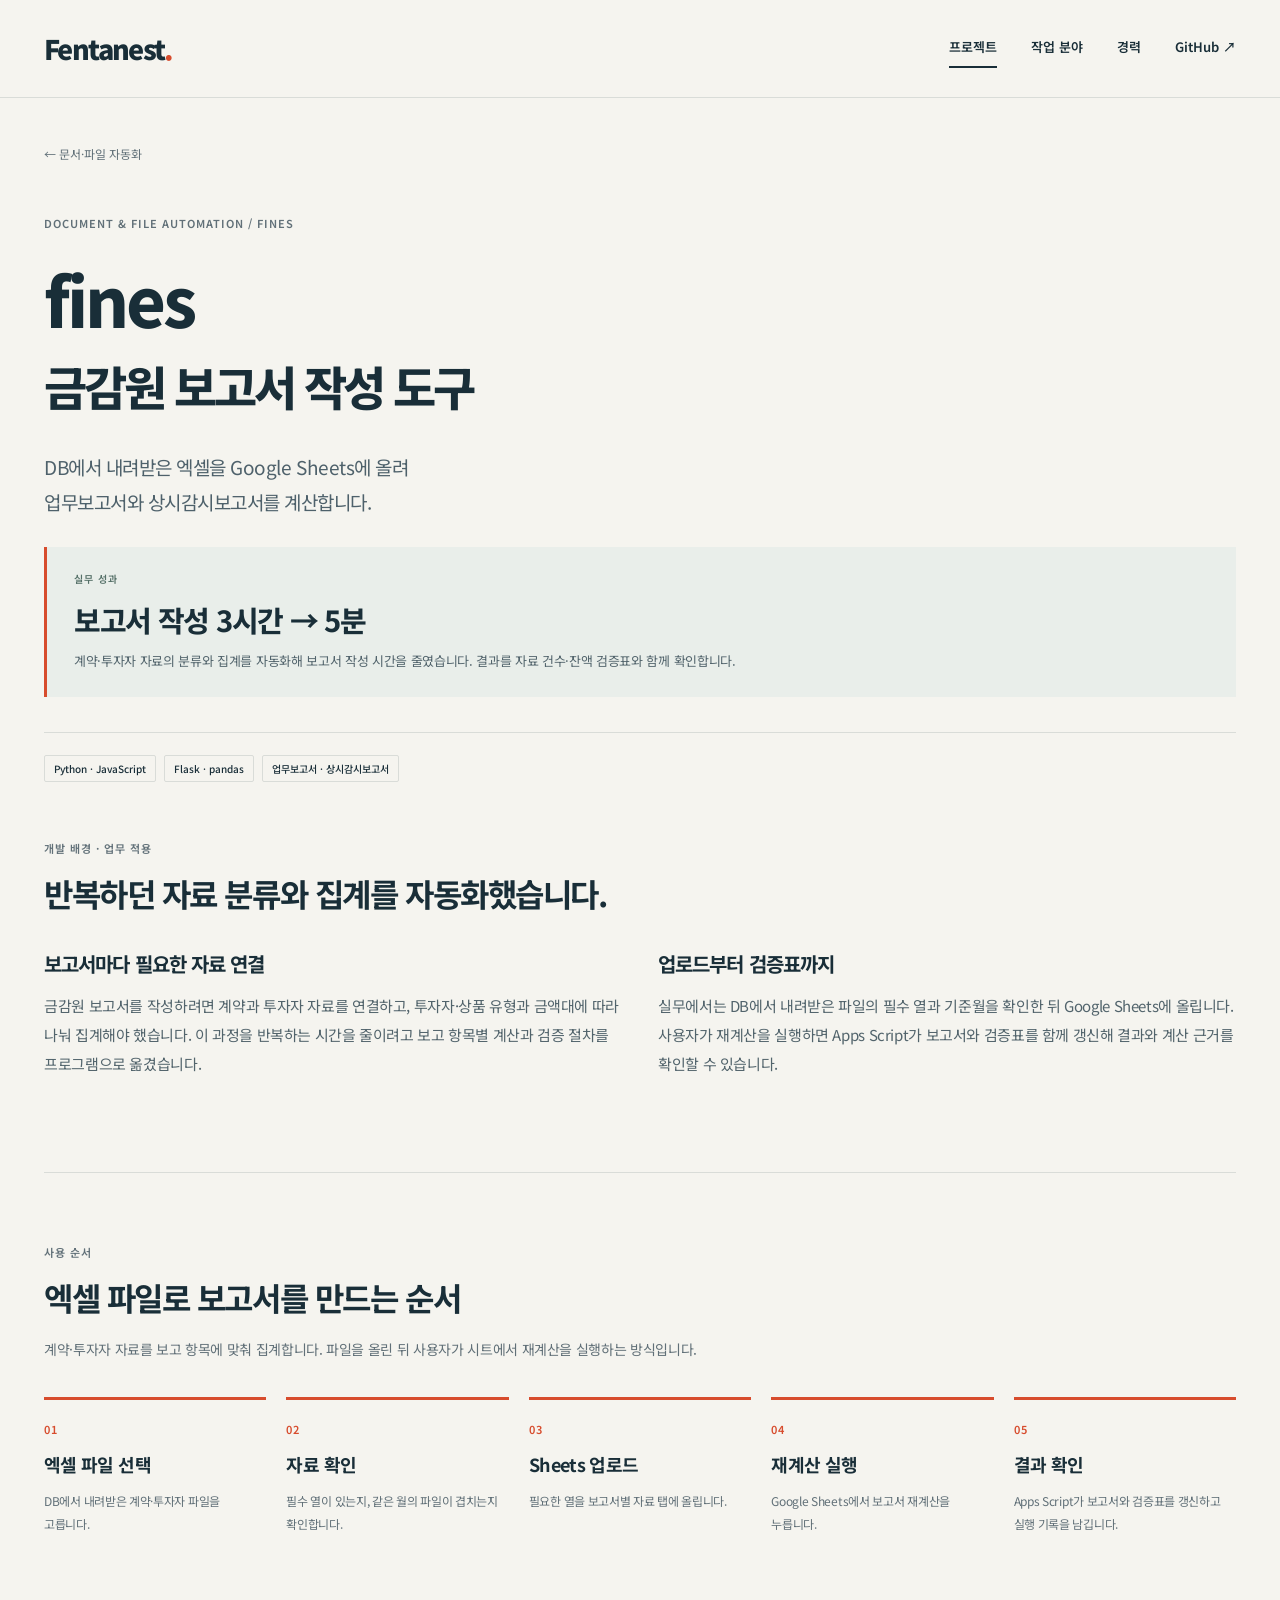
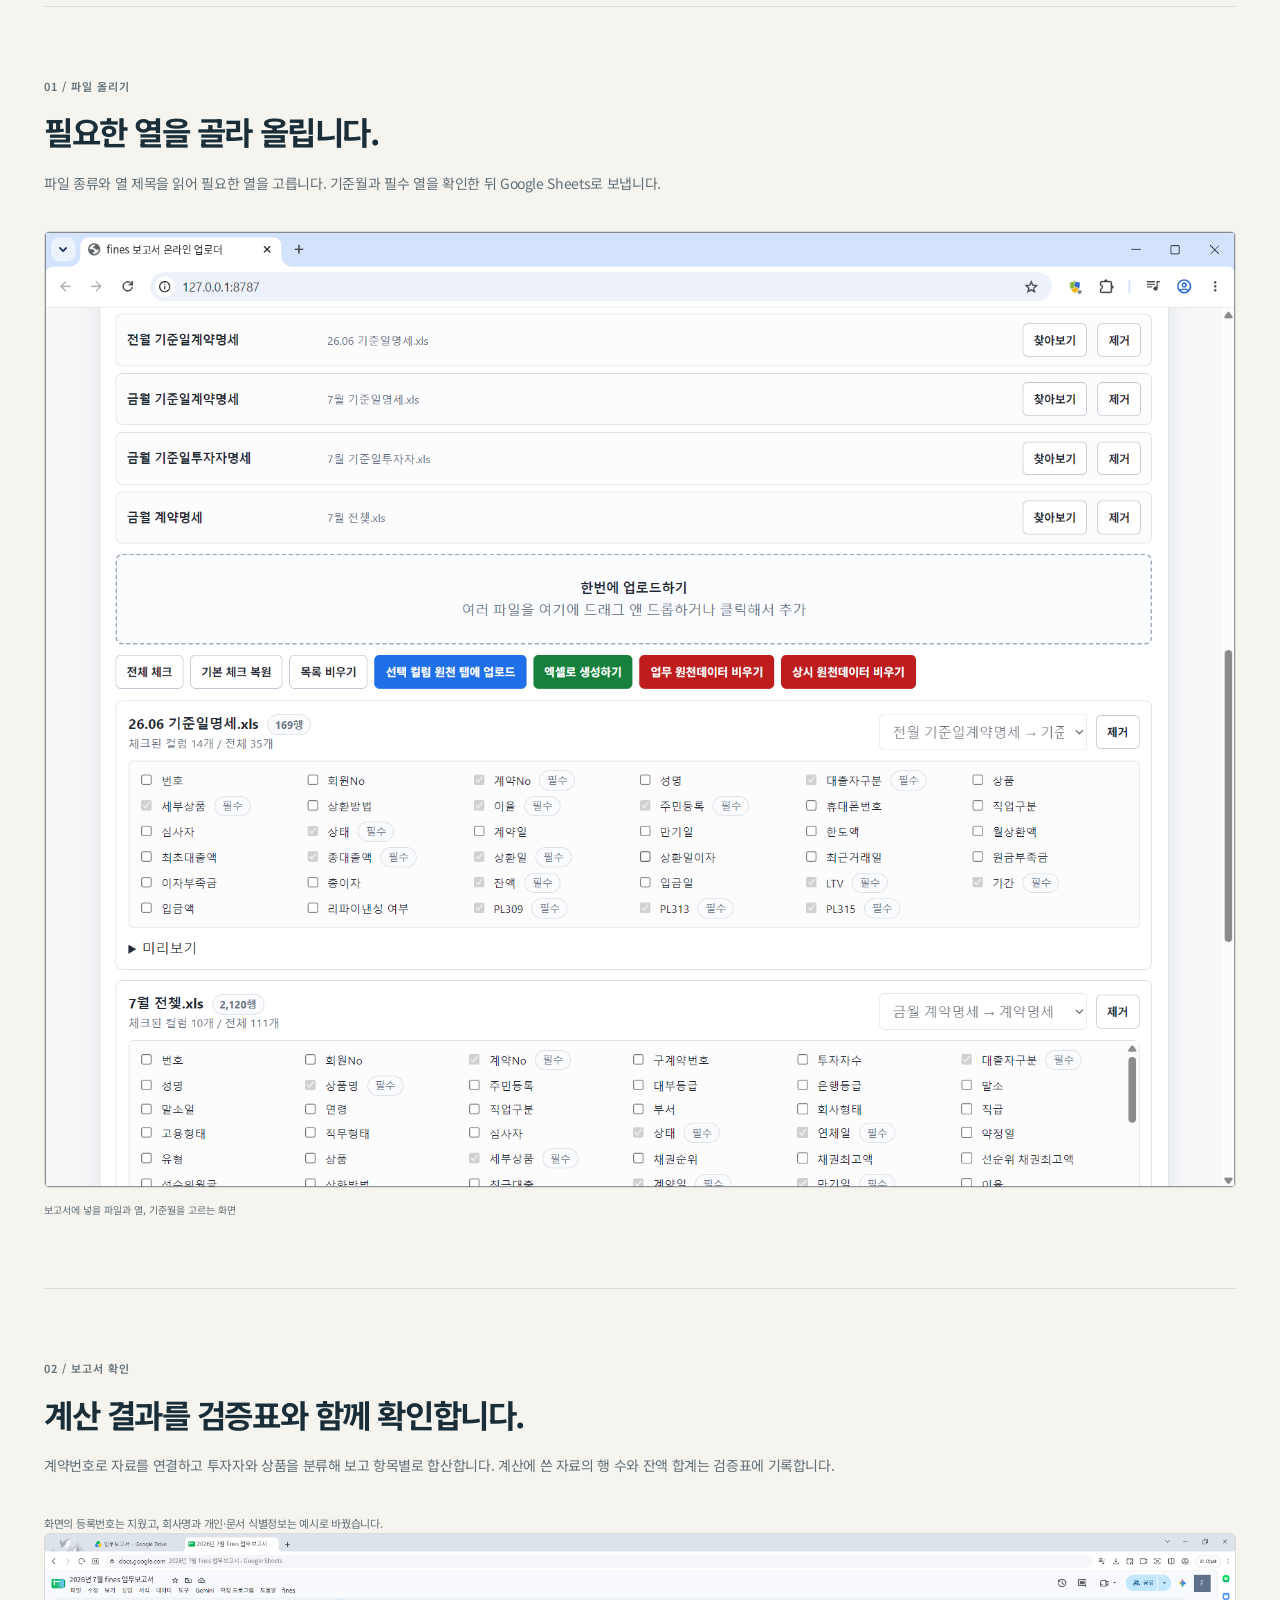
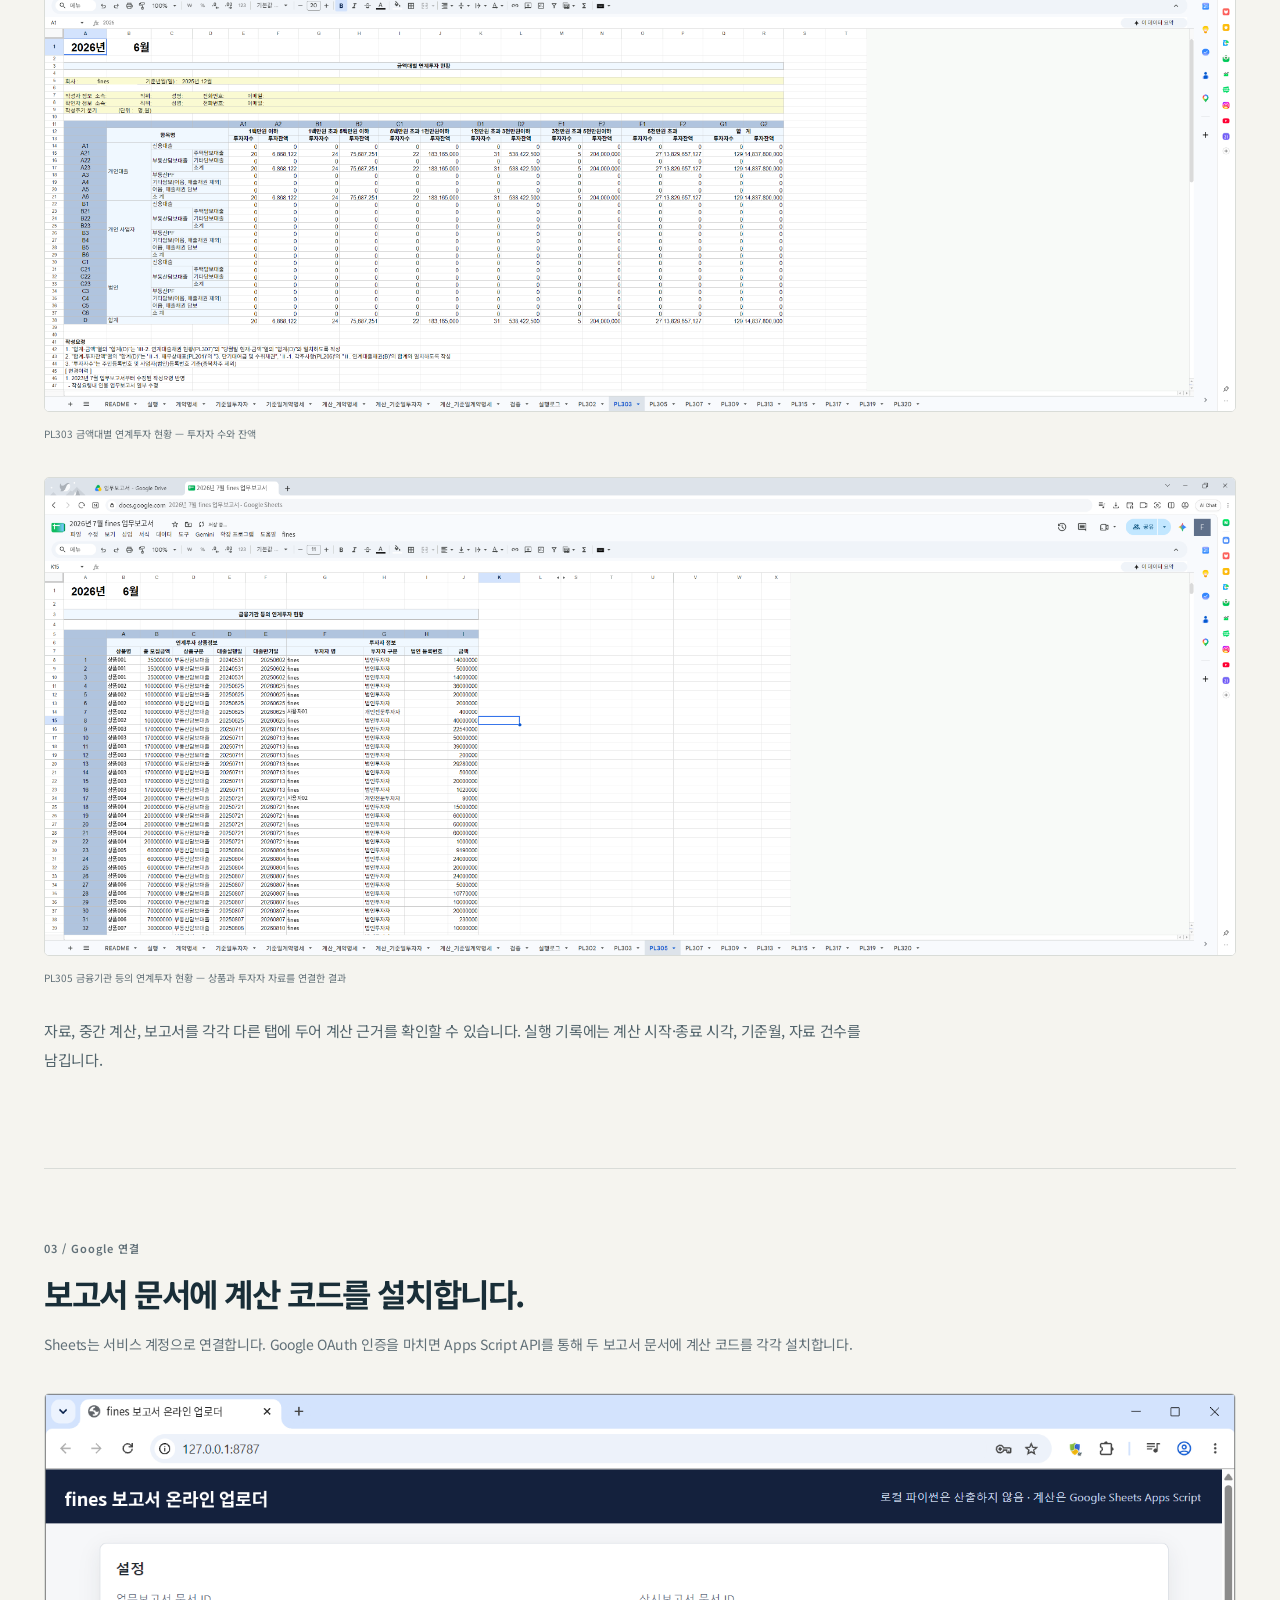
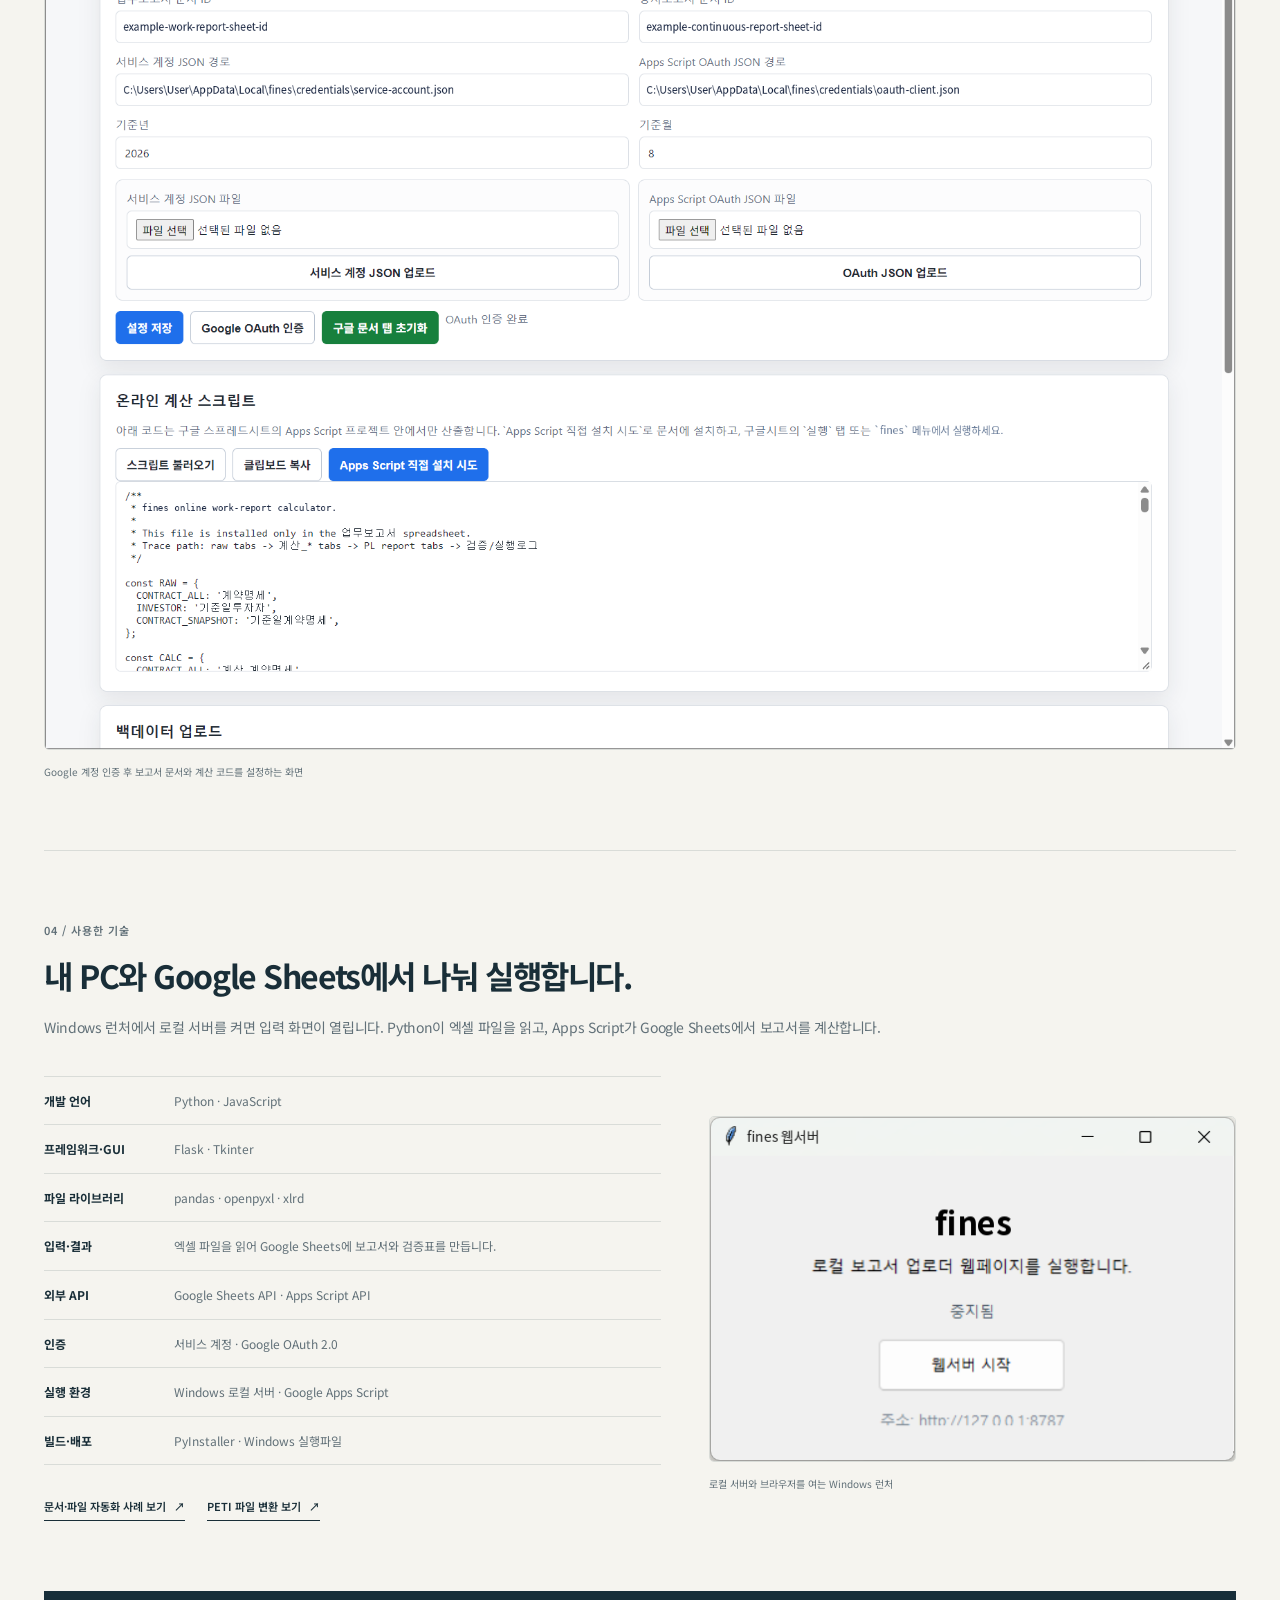
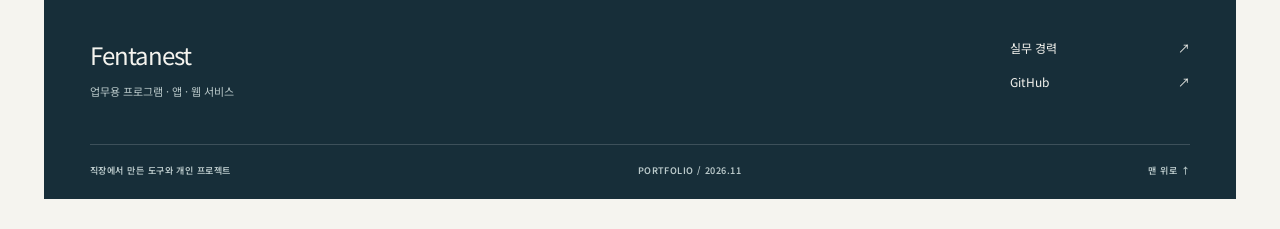
<file: projects/fines.html>
<!doctype html>
<html lang="ko">
<head>
  <meta charset="utf-8">
  <meta name="viewport" content="width=device-width, initial-scale=1">
  <meta name="color-scheme" content="light">
  <meta name="theme-color" content="#f5f4ef">
  <title>fines · 금감원 보고서 작성 도구</title>
  <meta name="description" content="금감원 보고서 작성 시간을 3시간에서 5분으로 줄였습니다. 계약·투자자 엑셀 자료를 Google Sheets에 올리고 Apps Script로 보고서와 검증표를 작성합니다.">
  <meta property="og:type" content="website">
  <meta property="og:locale" content="ko_KR">
  <meta property="og:title" content="fines · 금감원 보고서 작성 도구">
  <meta property="og:description" content="금감원 보고서 작성 3시간 → 5분. 계약·투자자 자료를 연결해 보고 항목을 집계하고, 자료 건수와 잔액 합계·실행 기록을 남깁니다.">
  <link rel="icon" href="../assets/favicon.svg" type="image/svg+xml">
  <link rel="stylesheet" href="../assets/site.css">
  <link rel="stylesheet" href="../assets/services.css">
  <link rel="stylesheet" href="../assets/technical.css">
  <link rel="stylesheet" href="../assets/fines.css">
  <script src="../assets/site.js" defer></script>
<link rel="stylesheet" href="../assets/portfolio.css?v=20261111"></head>
<body id="top">
  <a class="skip-link" href="#main">본문으로 이동</a>
  <header class="site-header">
    <div class="header-inner">
      <a class="wordmark" href="../index.html" aria-label="Fentanest 포트폴리오 홈">Fentanest<span>.</span></a>
      <nav aria-label="주 메뉴"><a href="../index.html#projects" aria-current="page">프로젝트</a><a href="../index.html#services">작업 분야</a><a href="../career.html">경력</a><a href="https://github.com/Fentanest" target="_blank" rel="noopener noreferrer">GitHub <span aria-hidden="true">↗</span></a></nav>
    </div>
  </header>

  <main id="main" class="fines-page">
    <section class="case-hero wrap">
      <a class="back-link" href="automation.html">← 문서·파일 자동화</a>
      <p class="eyebrow">DOCUMENT &amp; FILE AUTOMATION / FINES</p>
      <h1>fines<span class="fines-title-detail">금감원 보고서 작성 도구</span></h1>
      <p class="case-lead">DB에서 내려받은 엑셀을 Google Sheets에 올려<br>업무보고서와 상시감시보고서를 계산합니다.</p>
      <div class="case-outcome">
        <p class="eyebrow">실무 성과</p>
        <p class="case-outcome-title">보고서 작성 3시간 → 5분</p>
        <p>계약·투자자 자료의 분류와 집계를 자동화해 보고서 작성 시간을 줄였습니다. 결과를 자료 건수·잔액 검증표와 함께 확인합니다.</p>
      </div>
      <div class="case-meta">
        <div class="tags"><span>Python · JavaScript</span><span>Flask · pandas</span><span>업무보고서 · 상시감시보고서</span></div>
      </div>
    </section>

    <section class="case-section wrap" id="background" aria-labelledby="background-heading">
      <div class="section-heading">
        <span class="eyebrow">개발 배경 · 업무 적용</span>
        <h2 id="background-heading">반복하던 자료 분류와 집계를 자동화했습니다.</h2>
      </div>
      <div class="two-col">
        <div class="prose"><h3>보고서마다 필요한 자료 연결</h3><p>금감원 보고서를 작성하려면 계약과 투자자 자료를 연결하고, 투자자·상품 유형과 금액대에 따라 나눠 집계해야 했습니다. 이 과정을 반복하는 시간을 줄이려고 보고 항목별 계산과 검증 절차를 프로그램으로 옮겼습니다.</p></div>
        <div class="prose"><h3>업로드부터 검증표까지</h3><p>실무에서는 DB에서 내려받은 파일의 필수 열과 기준월을 확인한 뒤 Google Sheets에 올립니다. 사용자가 재계산을 실행하면 Apps Script가 보고서와 검증표를 함께 갱신해 결과와 계산 근거를 확인할 수 있습니다.</p></div>
      </div>
    </section>

    <section class="case-section wrap" aria-labelledby="flow-heading">
      <div class="section-heading">
        <span class="eyebrow">사용 순서</span>
        <h2 id="flow-heading">엑셀 파일로 보고서를 만드는 순서</h2>
        <p>계약·투자자 자료를 보고 항목에 맞춰 집계합니다. 파일을 올린 뒤 사용자가 시트에서 재계산을 실행하는 방식입니다.</p>
      </div>
      <ol class="fines-flow" aria-label="보고서 작성 순서">
        <li><span class="eyebrow" aria-hidden="true">01</span><h3>엑셀 파일 선택</h3><p>DB에서 내려받은 계약·투자자 파일을 고릅니다.</p></li>
        <li><span class="eyebrow" aria-hidden="true">02</span><h3>자료 확인</h3><p>필수 열이 있는지, 같은 월의 파일이 겹치는지 확인합니다.</p></li>
        <li><span class="eyebrow" aria-hidden="true">03</span><h3>Sheets 업로드</h3><p>필요한 열을 보고서별 자료 탭에 올립니다.</p></li>
        <li><span class="eyebrow" aria-hidden="true">04</span><h3>재계산 실행</h3><p>Google Sheets에서 보고서 재계산을 누릅니다.</p></li>
        <li><span class="eyebrow" aria-hidden="true">05</span><h3>결과 확인</h3><p>Apps Script가 보고서와 검증표를 갱신하고 실행 기록을 남깁니다.</p></li>
      </ol>
    </section>

    <section class="case-section wrap" aria-labelledby="upload-heading">
      <div class="section-heading">
        <span class="eyebrow">01 / 파일 올리기</span>
        <h2 id="upload-heading">필요한 열을 골라 올립니다.</h2>
        <p>파일 종류와 열 제목을 읽어 필요한 열을 고릅니다. 기준월과 필수 열을 확인한 뒤 Google Sheets로 보냅니다.</p>
      </div>
      <figure class="project-figure fines-screen">
        <a class="image-zoom" href="../assets/fines-upload.png" data-lightbox data-lightbox-scroll data-caption="fines 파일 선택 화면" aria-label="fines 파일 선택 화면 크게 보기">
          <img src="../assets/fines-upload.png" alt="보고서 종류와 엑셀 파일, 사용할 열과 기준월을 고르는 fines 화면" width="1720" height="1380" loading="lazy" decoding="async">
          <span class="zoom-hint" aria-hidden="true">크게 보기 ↗</span>
        </a>
        <figcaption>보고서에 넣을 파일과 열, 기준월을 고르는 화면</figcaption>
      </figure>
    </section>

    <section class="case-section wrap" id="reports" aria-labelledby="report-heading">
      <div class="section-heading">
        <span class="eyebrow">02 / 보고서 확인</span>
        <h2 id="report-heading">계산 결과를 검증표와 함께 확인합니다.</h2>
        <p>계약번호로 자료를 연결하고 투자자와 상품을 분류해 보고 항목별로 합산합니다. 계산에 쓴 자료의 행 수와 잔액 합계는 검증표에 기록합니다.</p>
      </div>
      <p class="small">화면의 등록번호는 지웠고, 회사명과 개인·문서 식별정보는 예시로 바꿨습니다.</p>
      <div class="fines-report-gallery">
        <figure class="project-figure fines-screen">
          <a class="image-zoom" href="../assets/fines-report-summary.png" data-lightbox data-lightbox-scroll data-caption="fines · 금액대별 연계투자 현황" aria-label="fines 금액대별 연계투자 현황 크게 보기">
            <img src="../assets/fines-report-summary.png" alt="Google Sheets에 작성된 금액대별 연계투자 현황 보고서" width="2048" height="821" loading="lazy" decoding="async">
            <span class="zoom-hint" aria-hidden="true">크게 보기 ↗</span>
          </a>
          <figcaption>PL303 금액대별 연계투자 현황 — 투자자 수와 잔액</figcaption>
        </figure>
        <figure class="project-figure fines-screen">
          <a class="image-zoom" href="../assets/fines-report-investors.png?v=20261029-2" data-lightbox data-lightbox-scroll data-caption="fines · 금융기관 등의 연계투자 현황" aria-label="fines 금융기관 등의 연계투자 현황 크게 보기">
            <img src="../assets/fines-report-investors.png?v=20261029-2" alt="상품과 투자자 자료를 연결해 작성한 금융기관 등의 연계투자 현황 보고서" width="2048" height="821" loading="lazy" decoding="async">
            <span class="zoom-hint" aria-hidden="true">크게 보기 ↗</span>
          </a>
          <figcaption>PL305 금융기관 등의 연계투자 현황 — 상품과 투자자 자료를 연결한 결과</figcaption>
        </figure>
      </div>
      <div class="fines-records prose">
        <p>자료, 중간 계산, 보고서를 각각 다른 탭에 두어 계산 근거를 확인할 수 있습니다. 실행 기록에는 계산 시작·종료 시각, 기준월, 자료 건수를 남깁니다.</p>
      </div>
    </section>

    <section class="case-section wrap" id="screens" aria-labelledby="settings-heading">
      <div class="section-heading">
        <span class="eyebrow">03 / Google 연결</span>
        <h2 id="settings-heading">보고서 문서에 계산 코드를 설치합니다.</h2>
        <p>Sheets는 서비스 계정으로 연결합니다. Google OAuth 인증을 마치면 Apps Script API를 통해 두 보고서 문서에 계산 코드를 각각 설치합니다.</p>
      </div>
      <figure class="project-figure fines-screen">
        <a class="image-zoom" href="../assets/fines-settings.png" data-lightbox data-lightbox-scroll data-caption="fines Google 계정과 보고서 문서 설정" aria-label="fines Google 계정과 보고서 문서 설정 크게 보기">
          <img src="../assets/fines-settings.png" alt="Google 계정 인증과 보고서 문서 연결, Apps Script 설치를 위한 fines 설정 화면" width="1720" height="1380" loading="lazy" decoding="async">
          <span class="zoom-hint" aria-hidden="true">크게 보기 ↗</span>
        </a>
        <figcaption>Google 계정 인증 후 보고서 문서와 계산 코드를 설정하는 화면</figcaption>
      </figure>
    </section>

    <section class="case-section wrap" aria-labelledby="runtime-heading">
      <div class="section-heading">
        <span class="eyebrow">04 / 사용한 기술</span>
        <h2 id="runtime-heading">내 PC와 Google Sheets에서 나눠 실행합니다.</h2>
        <p>Windows 런처에서 로컬 서버를 켜면 입력 화면이 열립니다. Python이 엑셀 파일을 읽고, Apps Script가 Google Sheets에서 보고서를 계산합니다.</p>
      </div>
      <div class="fines-environment">
        <dl class="tech-spec">
          <div><dt>개발 언어</dt><dd>Python · JavaScript</dd></div>
          <div><dt>프레임워크·GUI</dt><dd>Flask · Tkinter</dd></div>
          <div><dt>파일 라이브러리</dt><dd>pandas · openpyxl · xlrd</dd></div>
          <div><dt>입력·결과</dt><dd>엑셀 파일을 읽어 Google Sheets에 보고서와 검증표를 만듭니다.</dd></div>
          <div><dt>외부 API</dt><dd>Google Sheets API · Apps Script API</dd></div>
          <div><dt>인증</dt><dd>서비스 계정 · Google OAuth 2.0</dd></div>
          <div><dt>실행 환경</dt><dd>Windows 로컬 서버 · Google Apps Script</dd></div>
          <div><dt>빌드·배포</dt><dd>PyInstaller · Windows 실행파일</dd></div>
        </dl>
        <figure class="project-figure fines-launcher">
          <a class="image-zoom" href="../assets/fines-launcher.png" data-lightbox data-caption="fines · Windows 런처" aria-label="fines Windows 런처 크게 보기">
            <img src="../assets/fines-launcher.png" alt="로컬 서버를 켜고 끄는 fines Windows 런처" width="527" height="346" loading="lazy" decoding="async">
            <span class="zoom-hint" aria-hidden="true">크게 보기 ↗</span>
          </a>
          <figcaption>로컬 서버와 브라우저를 여는 Windows 런처</figcaption>
        </figure>
      </div>
      <div class="link-row"><a class="text-link" href="automation.html">문서·파일 자동화 사례 보기 <span aria-hidden="true">↗</span></a><a class="text-link" href="peti.html">PETI 파일 변환 보기 <span aria-hidden="true">↗</span></a></div>
    </section>
  </main>

  <footer class="site-footer">
    <div class="footer-top">
      <p>Fentanest<span class="footer-sub">업무용 프로그램 · 앱 · 웹 서비스</span></p>
      <div><a href="../career.html">실무 경력 <span aria-hidden="true">↗</span></a><a href="https://github.com/Fentanest" target="_blank" rel="noopener noreferrer">GitHub <span aria-hidden="true">↗</span></a></div>
    </div>
    <div class="footer-bottom"><span>직장에서 만든 도구와 개인 프로젝트</span><span>PORTFOLIO / 2026.11</span><a href="#top">맨 위로 ↑</a></div>
  </footer>
  <dialog class="image-dialog" id="image-dialog" aria-label="이미지 크게 보기">
    <div class="dialog-toolbar"><p id="dialog-caption"></p><button type="button" class="dialog-close" aria-label="이미지 닫기">닫기 <span aria-hidden="true">×</span></button></div>
    <div class="dialog-image-wrap"><img id="dialog-image" alt=""></div>
  </dialog>
</body>
</html>
</file>
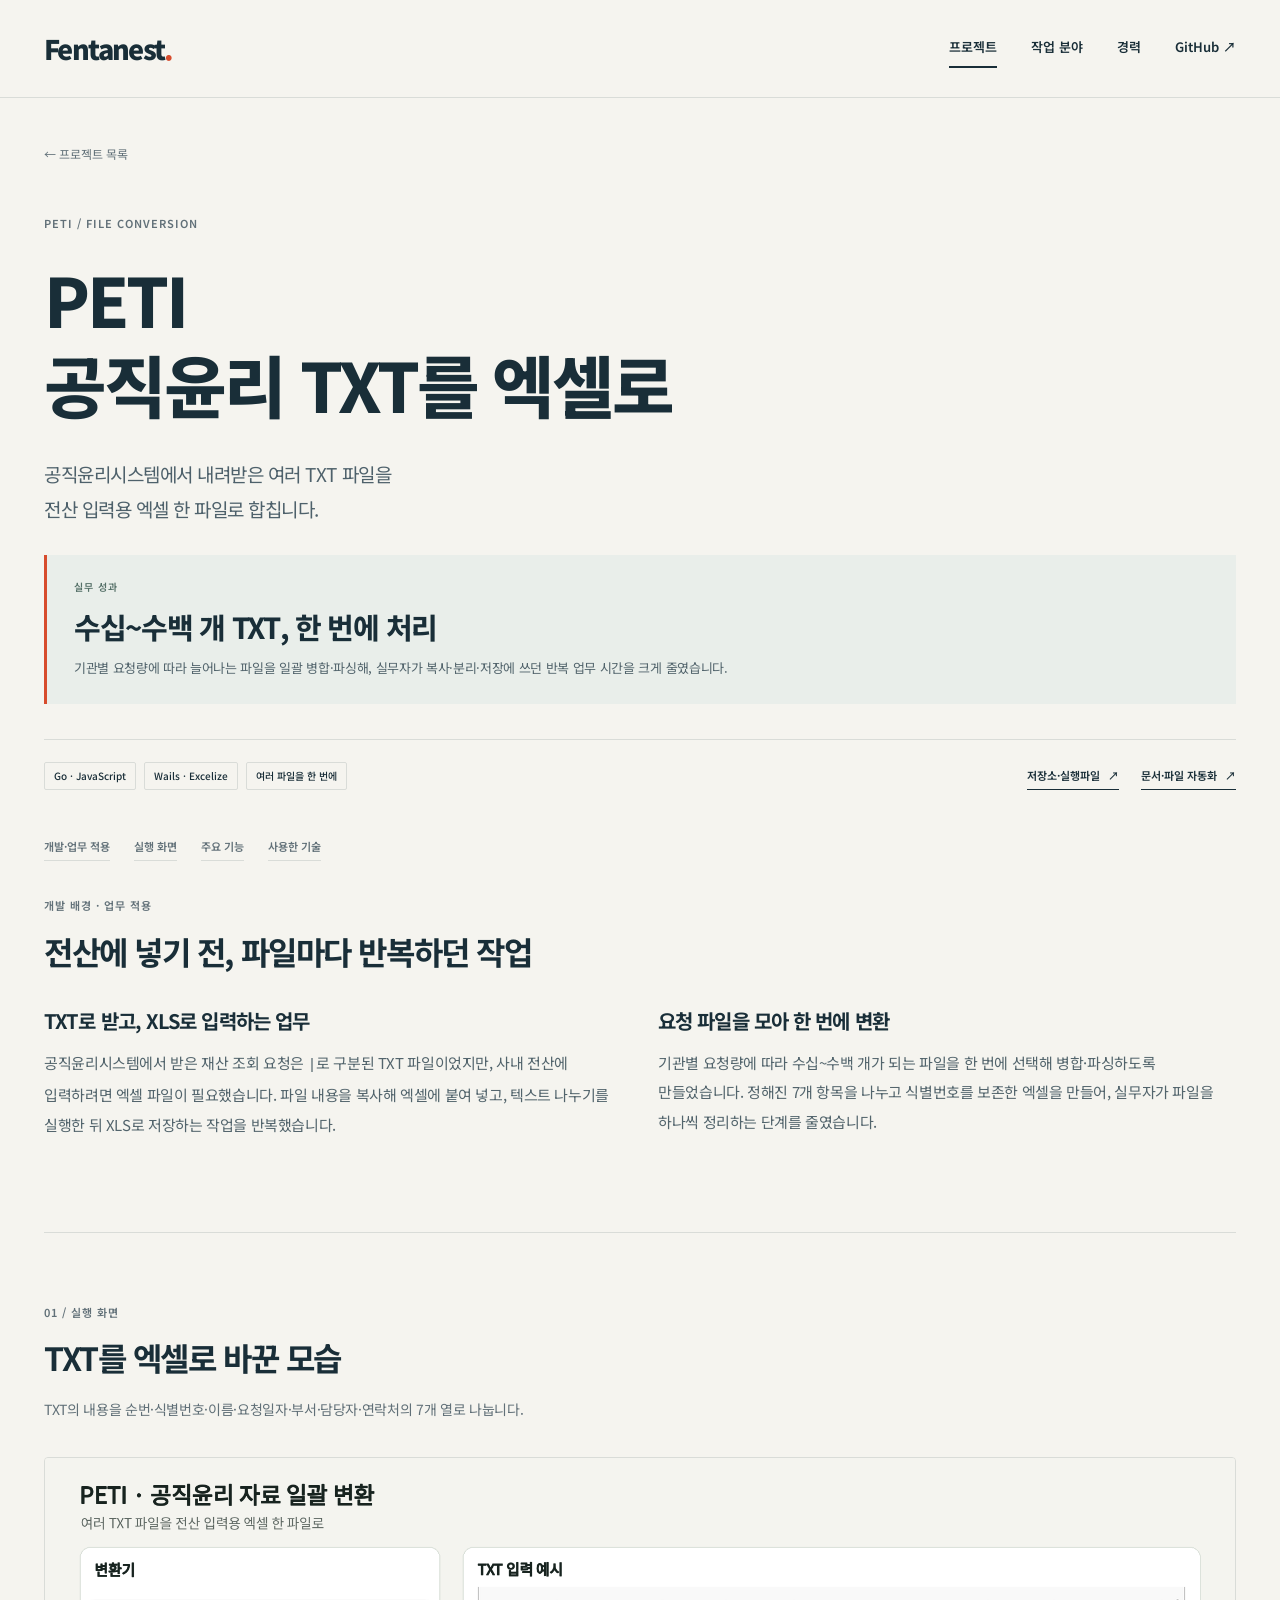
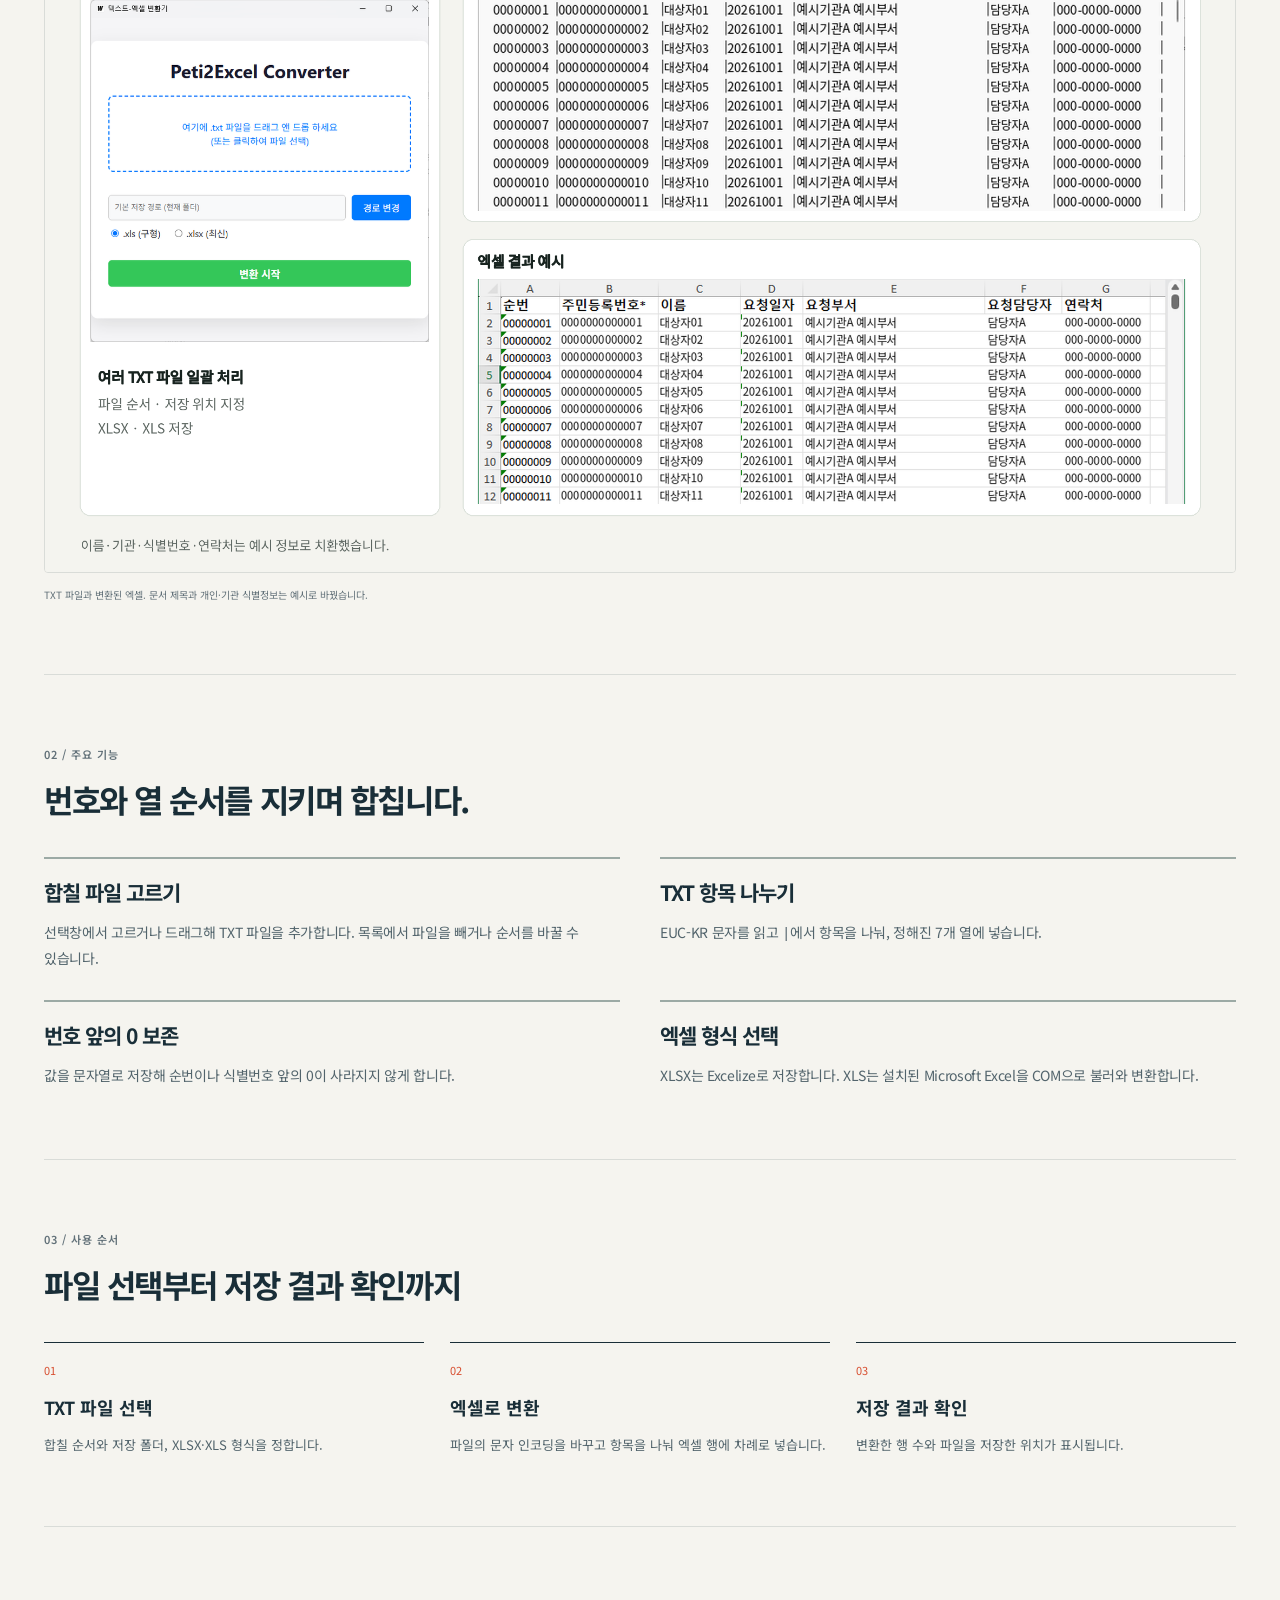
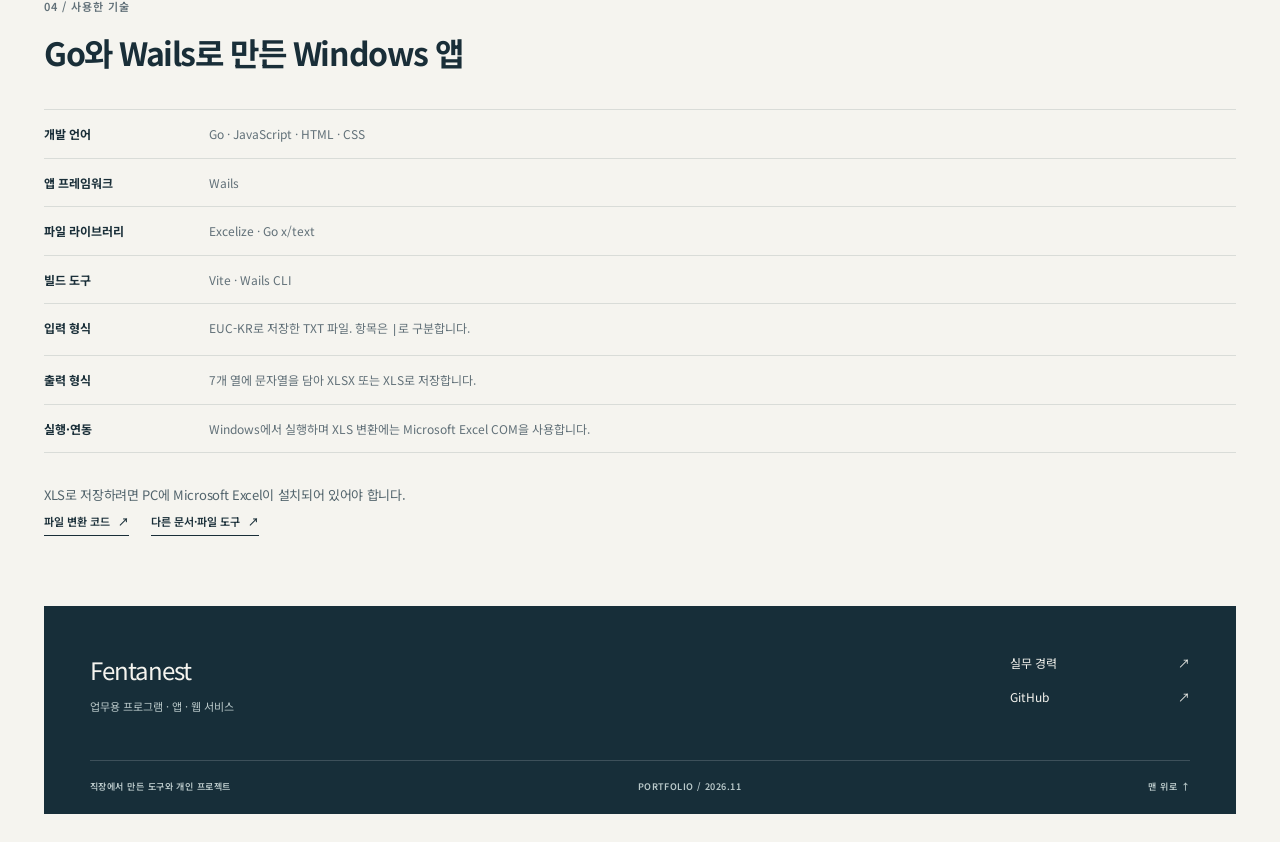
<file: projects/peti.html>
<!doctype html>
<html lang="ko">
<head>
  <meta charset="utf-8">
  <meta name="viewport" content="width=device-width, initial-scale=1">
  <meta name="color-scheme" content="light">
  <meta name="theme-color" content="#f5f4ef">
  <title>PETI · 공직윤리 TXT를 엑셀로 · Fentanest</title>
  <meta name="description" content="기관별 요청량에 따라 수십~수백 개에 달하는 공직윤리 TXT 파일을 일괄 병합·파싱해 전산 입력용 엑셀로 만듭니다. 실무자의 반복 파일 처리 시간을 줄인 Windows 도구입니다.">
  <meta property="og:type" content="website">
  <meta property="og:locale" content="ko_KR">
  <meta property="og:title" content="PETI · 공직윤리 TXT를 엑셀로">
  <meta property="og:description" content="수십~수백 개 TXT를 일괄 병합·파싱해 실무자의 반복 처리 시간을 줄였습니다. 정해진 7개 열과 번호 앞의 0을 유지해 엑셀로 저장합니다.">
  <link rel="icon" href="../assets/favicon.svg" type="image/svg+xml">
  <link rel="stylesheet" href="../assets/site.css">
  <link rel="stylesheet" href="../assets/services.css">
  <link rel="stylesheet" href="../assets/technical.css">
  <link rel="stylesheet" href="../assets/portfolio.css?v=20261111">
  <script src="../assets/site.js?v=20261027" defer></script>
</head>
<body id="top">
  <a class="skip-link" href="#main">본문으로 이동</a>
  <header class="site-header"><div class="header-inner"><a class="wordmark" href="../index.html" aria-label="Fentanest 포트폴리오 홈">Fentanest<span>.</span></a><nav aria-label="주 메뉴"><a href="../index.html#projects" aria-current="page">프로젝트</a><a href="../index.html#services">작업 분야</a><a href="../career.html">경력</a><a href="https://github.com/Fentanest" target="_blank" rel="noopener noreferrer">GitHub <span aria-hidden="true">↗</span></a></nav></div></header>
  <main id="main">
    <section class="case-hero wrap">
      <a class="back-link" href="../index.html#projects">← 프로젝트 목록</a>
      <p class="eyebrow">PETI / FILE CONVERSION</p>
      <h1>PETI<br>공직윤리 TXT를 엑셀로</h1>
      <p class="case-lead">공직윤리시스템에서 내려받은 여러 TXT 파일을<br>전산 입력용 엑셀 한 파일로 합칩니다.</p>
      <div class="case-outcome"><p class="eyebrow">실무 성과</p><p class="case-outcome-title">수십~수백 개 TXT, 한 번에 처리</p><p>기관별 요청량에 따라 늘어나는 파일을 일괄 병합·파싱해, 실무자가 복사·분리·저장에 쓰던 반복 업무 시간을 크게 줄였습니다.</p></div>
      <div class="case-meta"><div class="tags"><span>Go · JavaScript</span><span>Wails · Excelize</span><span>여러 파일을 한 번에</span></div><div class="link-row"><a class="text-link" href="https://github.com/Fentanest/peti" target="_blank" rel="noopener noreferrer">저장소·실행파일 <span aria-hidden="true">↗</span></a><a class="text-link" href="automation.html">문서·파일 자동화 <span aria-hidden="true">↗</span></a></div></div>
      <nav class="case-jump-links" aria-label="PETI 페이지 목차"><a href="#background">개발·업무 적용</a><a href="#screens">실행 화면</a><a href="#implementation">주요 기능</a><a href="#technology">사용한 기술</a></nav>
    </section>
    <section class="case-section wrap" id="background" aria-labelledby="background-title">
      <div class="section-heading"><span class="eyebrow">개발 배경 · 업무 적용</span><h2 id="background-title">전산에 넣기 전, 파일마다 반복하던 작업</h2></div>
      <div class="two-col">
        <div class="prose"><h3>TXT로 받고, XLS로 입력하는 업무</h3><p>공직윤리시스템에서 받은 재산 조회 요청은 <code>|</code>로 구분된 TXT 파일이었지만, 사내 전산에 입력하려면 엑셀 파일이 필요했습니다. 파일 내용을 복사해 엑셀에 붙여 넣고, 텍스트 나누기를 실행한 뒤 XLS로 저장하는 작업을 반복했습니다.</p></div>
        <div class="prose"><h3>요청 파일을 모아 한 번에 변환</h3><p>기관별 요청량에 따라 수십~수백 개가 되는 파일을 한 번에 선택해 병합·파싱하도록 만들었습니다. 정해진 7개 항목을 나누고 식별번호를 보존한 엑셀을 만들어, 실무자가 파일을 하나씩 정리하는 단계를 줄였습니다.</p></div>
      </div>
    </section>
    <section class="case-section wrap" id="screens" aria-labelledby="screens-title">
      <div class="section-heading"><span class="eyebrow">01 / 실행 화면</span><h2 id="screens-title">TXT를 엑셀로 바꾼 모습</h2><p>TXT의 내용을 순번·식별번호·이름·요청일자·부서·담당자·연락처의 7개 열로 나눕니다.</p></div>
      <figure class="project-figure peti-showcase"><a class="image-zoom" href="../assets/peti-showcase.png" data-lightbox data-lightbox-scroll data-caption="PETI 프로그램과 TXT·엑셀 화면. 이름·소속·식별번호·연락처는 예시로 바꿨습니다." aria-label="PETI 프로그램과 변환 결과 크게 보기"><img src="../assets/peti-showcase.png" alt="PETI 프로그램과 TXT 파일, 7개 열로 변환된 엑셀. 식별정보는 예시입니다." loading="eager" decoding="async" width="2200" height="1320"><span class="zoom-hint" aria-hidden="true">크게 보기 ↗</span></a><figcaption>TXT 파일과 변환된 엑셀. 문서 제목과 개인·기관 식별정보는 예시로 바꿨습니다.</figcaption></figure>
    </section>
    <section class="case-section wrap" id="implementation" aria-labelledby="implementation-title">
      <div class="section-heading"><span class="eyebrow">02 / 주요 기능</span><h2 id="implementation-title">번호와 열 순서를 지키며 합칩니다.</h2></div>
      <div class="implementation-points">
        <article><h3>합칠 파일 고르기</h3><p>선택창에서 고르거나 드래그해 TXT 파일을 추가합니다. 목록에서 파일을 빼거나 순서를 바꿀 수 있습니다.</p></article>
        <article><h3>TXT 항목 나누기</h3><p>EUC-KR 문자를 읽고 <code>|</code>에서 항목을 나눠, 정해진 7개 열에 넣습니다.</p></article>
        <article><h3>번호 앞의 0 보존</h3><p>값을 문자열로 저장해 순번이나 식별번호 앞의 0이 사라지지 않게 합니다.</p></article>
        <article><h3>엑셀 형식 선택</h3><p>XLSX는 Excelize로 저장합니다. XLS는 설치된 Microsoft Excel을 COM으로 불러와 변환합니다.</p></article>
      </div>
    </section>
    <section class="case-section wrap" aria-labelledby="flow-title">
      <div class="section-heading"><span class="eyebrow">03 / 사용 순서</span><h2 id="flow-title">파일 선택부터 저장 결과 확인까지</h2></div>
      <ol class="peti-flow"><li><strong>TXT 파일 선택</strong>합칠 순서와 저장 폴더, XLSX·XLS 형식을 정합니다.</li><li><strong>엑셀로 변환</strong>파일의 문자 인코딩을 바꾸고 항목을 나눠 엑셀 행에 차례로 넣습니다.</li><li><strong>저장 결과 확인</strong>변환한 행 수와 파일을 저장한 위치가 표시됩니다.</li></ol>
    </section>
    <section class="case-section wrap" id="technology" aria-labelledby="technology-title">
      <div class="section-heading"><span class="eyebrow">04 / 사용한 기술</span><h2 id="technology-title">Go와 Wails로 만든 Windows 앱</h2></div>
      <dl class="tech-spec"><div><dt>개발 언어</dt><dd>Go · JavaScript · HTML · CSS</dd></div><div><dt>앱 프레임워크</dt><dd>Wails</dd></div><div><dt>파일 라이브러리</dt><dd>Excelize · Go x/text</dd></div><div><dt>빌드 도구</dt><dd>Vite · Wails CLI</dd></div><div><dt>입력 형식</dt><dd>EUC-KR로 저장한 TXT 파일. 항목은 <code>|</code>로 구분합니다.</dd></div><div><dt>출력 형식</dt><dd>7개 열에 문자열을 담아 XLSX 또는 XLS로 저장합니다.</dd></div><div><dt>실행·연동</dt><dd>Windows에서 실행하며 XLS 변환에는 Microsoft Excel COM을 사용합니다.</dd></div></dl>
      <p class="project-use-note">XLS로 저장하려면 PC에 Microsoft Excel이 설치되어 있어야 합니다.</p>
      <div class="link-row"><a class="text-link" href="https://github.com/Fentanest/peti/blob/main/app.go" target="_blank" rel="noopener noreferrer">파일 변환 코드 <span aria-hidden="true">↗</span></a><a class="text-link" href="automation.html">다른 문서·파일 도구 <span aria-hidden="true">↗</span></a></div>
    </section>
  </main>
  <footer class="site-footer"><div class="footer-top"><p>Fentanest<span class="footer-sub">업무용 프로그램 · 앱 · 웹 서비스</span></p><div><a href="../career.html">실무 경력 <span aria-hidden="true">↗</span></a><a href="https://github.com/Fentanest" target="_blank" rel="noopener noreferrer">GitHub <span aria-hidden="true">↗</span></a></div></div><div class="footer-bottom"><span>직장에서 만든 도구와 개인 프로젝트</span><span>PORTFOLIO / 2026.11</span><a href="#top">맨 위로 ↑</a></div></footer>
  <dialog class="image-dialog" id="image-dialog" aria-label="이미지 크게 보기"><div class="dialog-toolbar"><p id="dialog-caption"></p><button type="button" class="dialog-close" aria-label="이미지 닫기">닫기 <span aria-hidden="true">×</span></button></div><div class="dialog-image-wrap"><img id="dialog-image" alt=""></div></dialog>
</body>
</html>
</file>
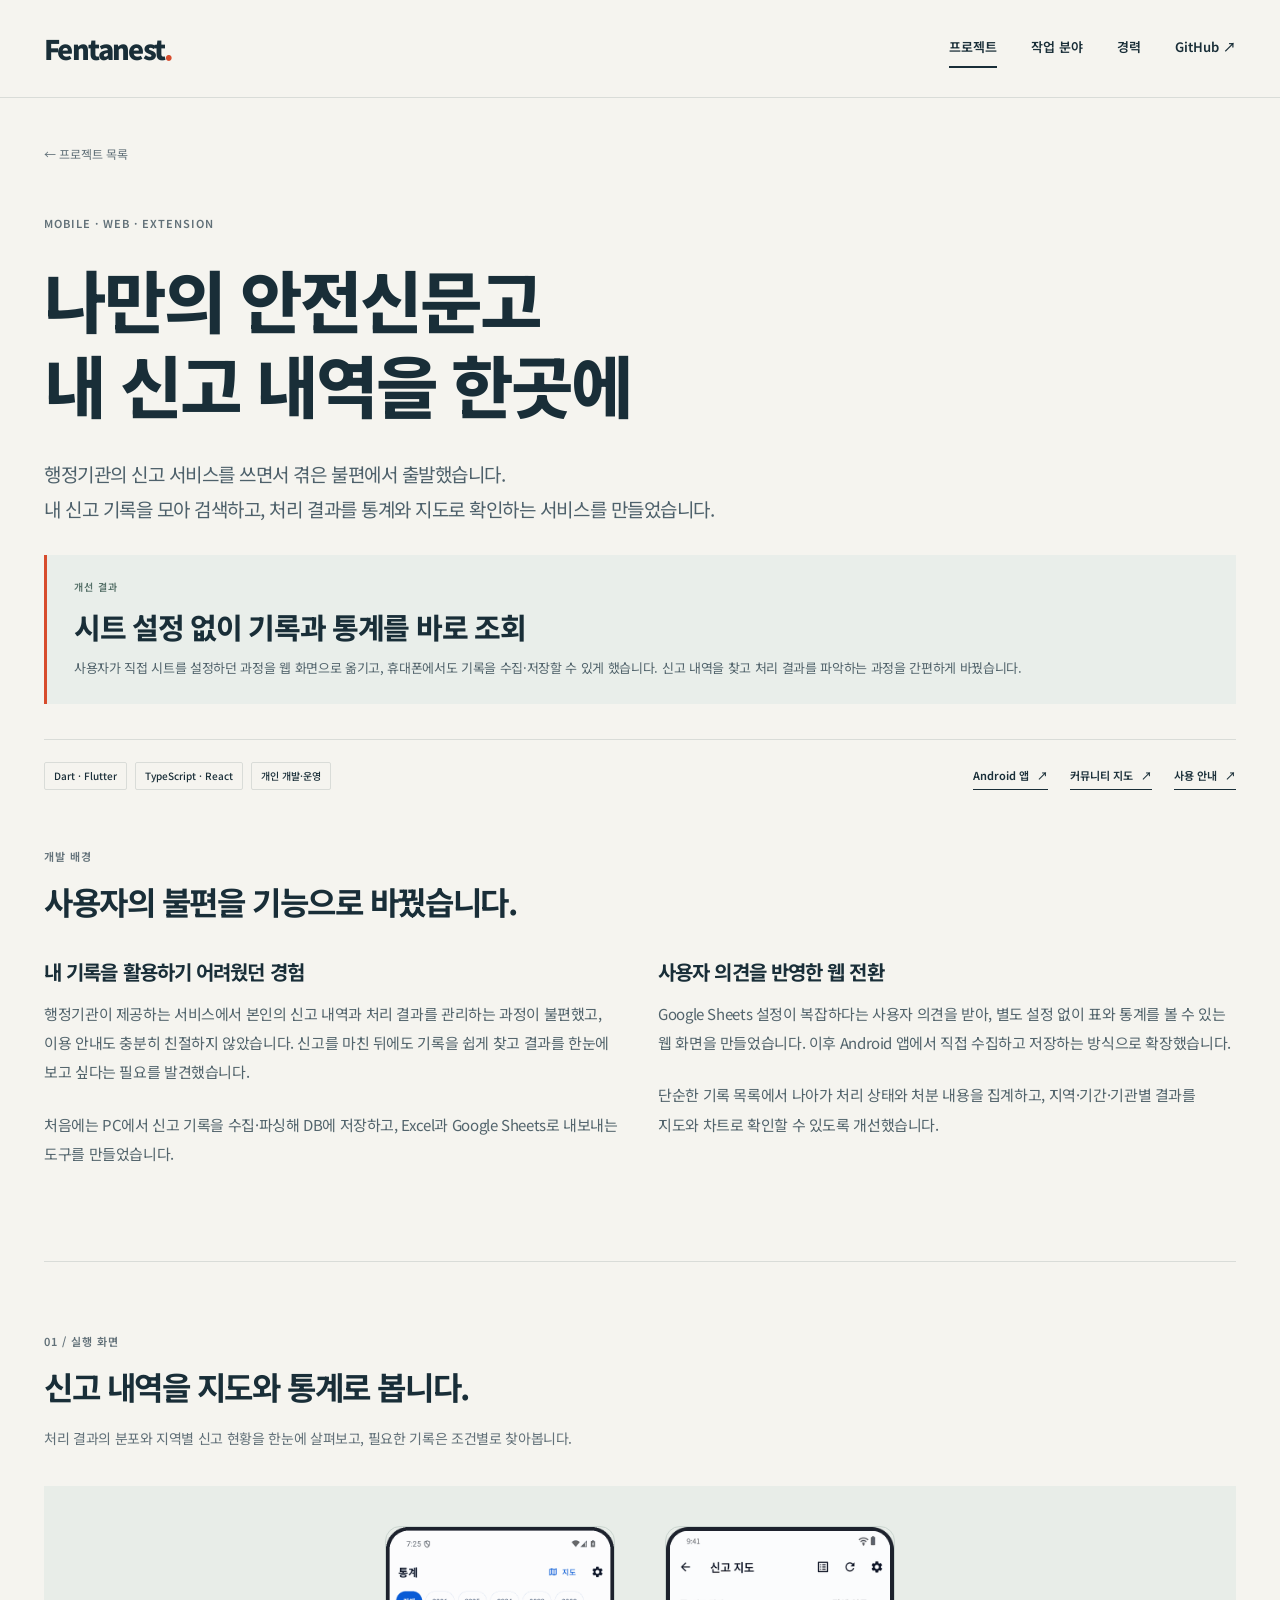
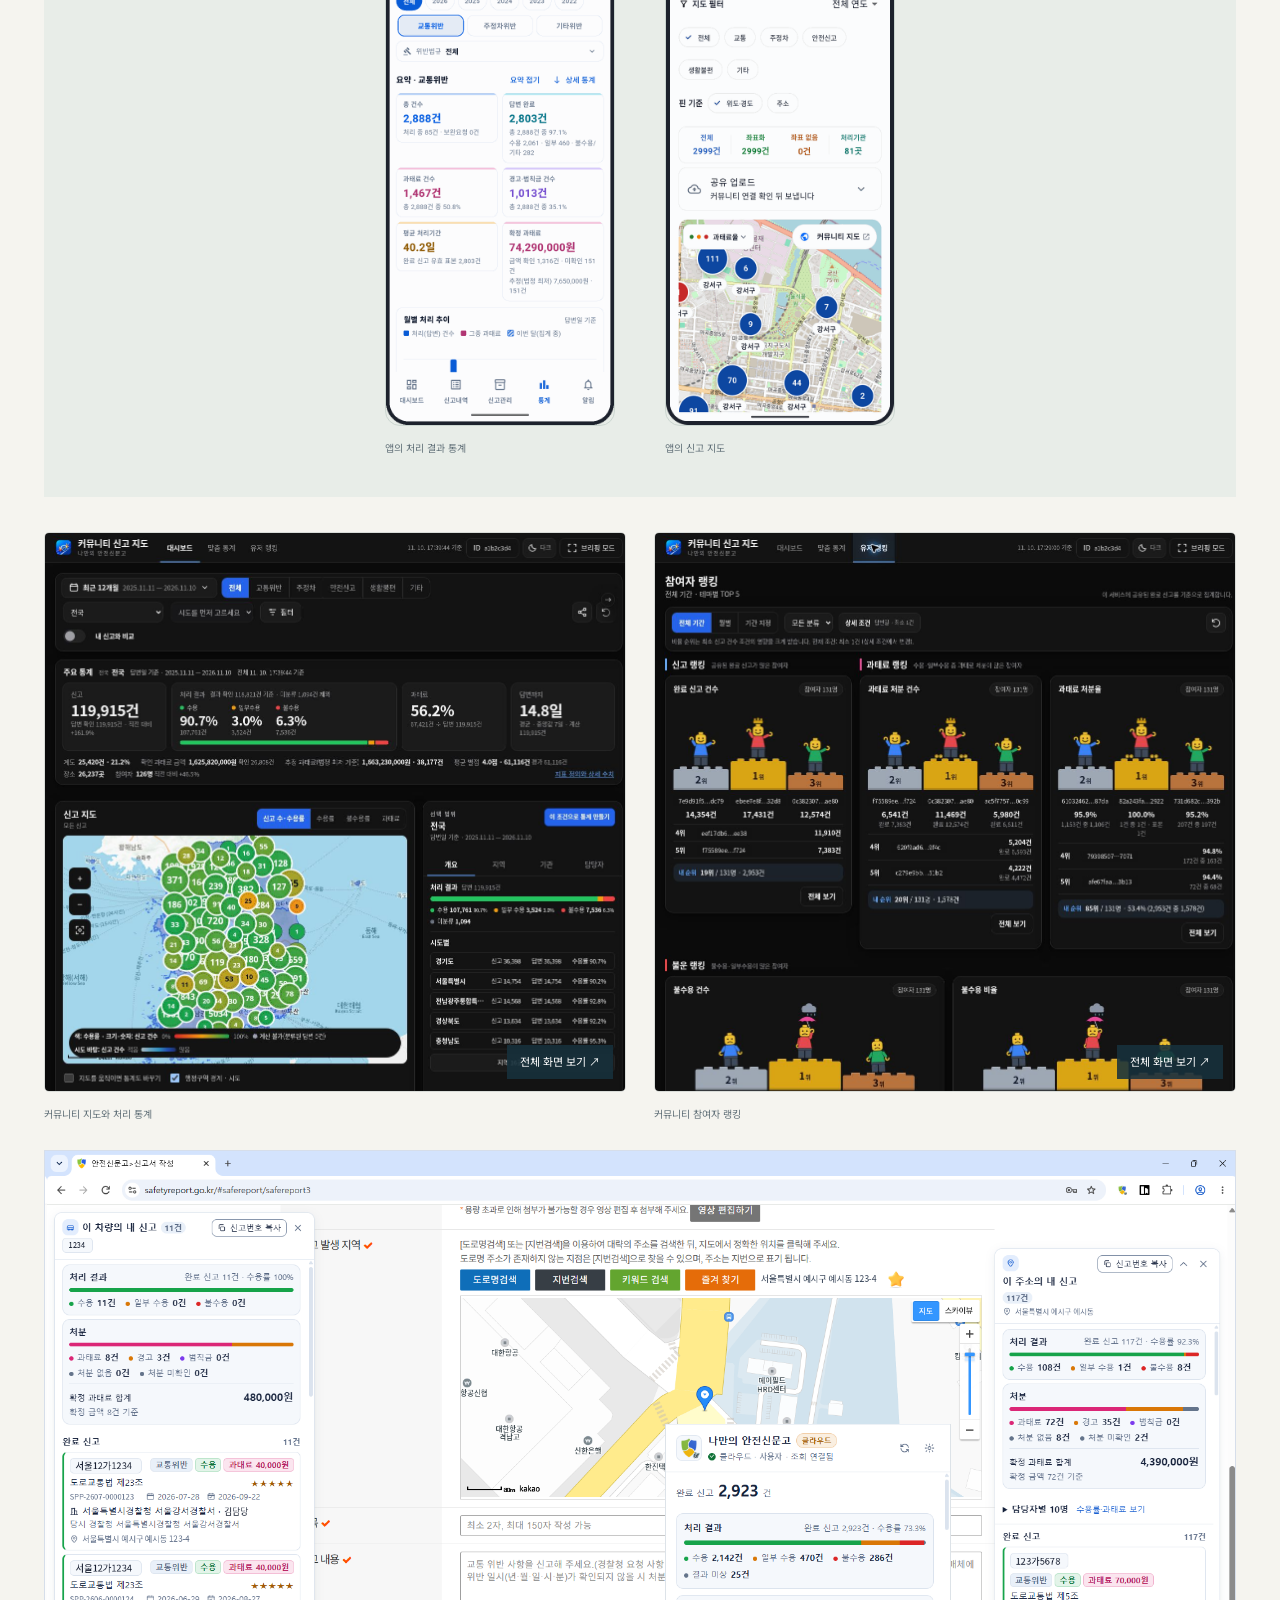
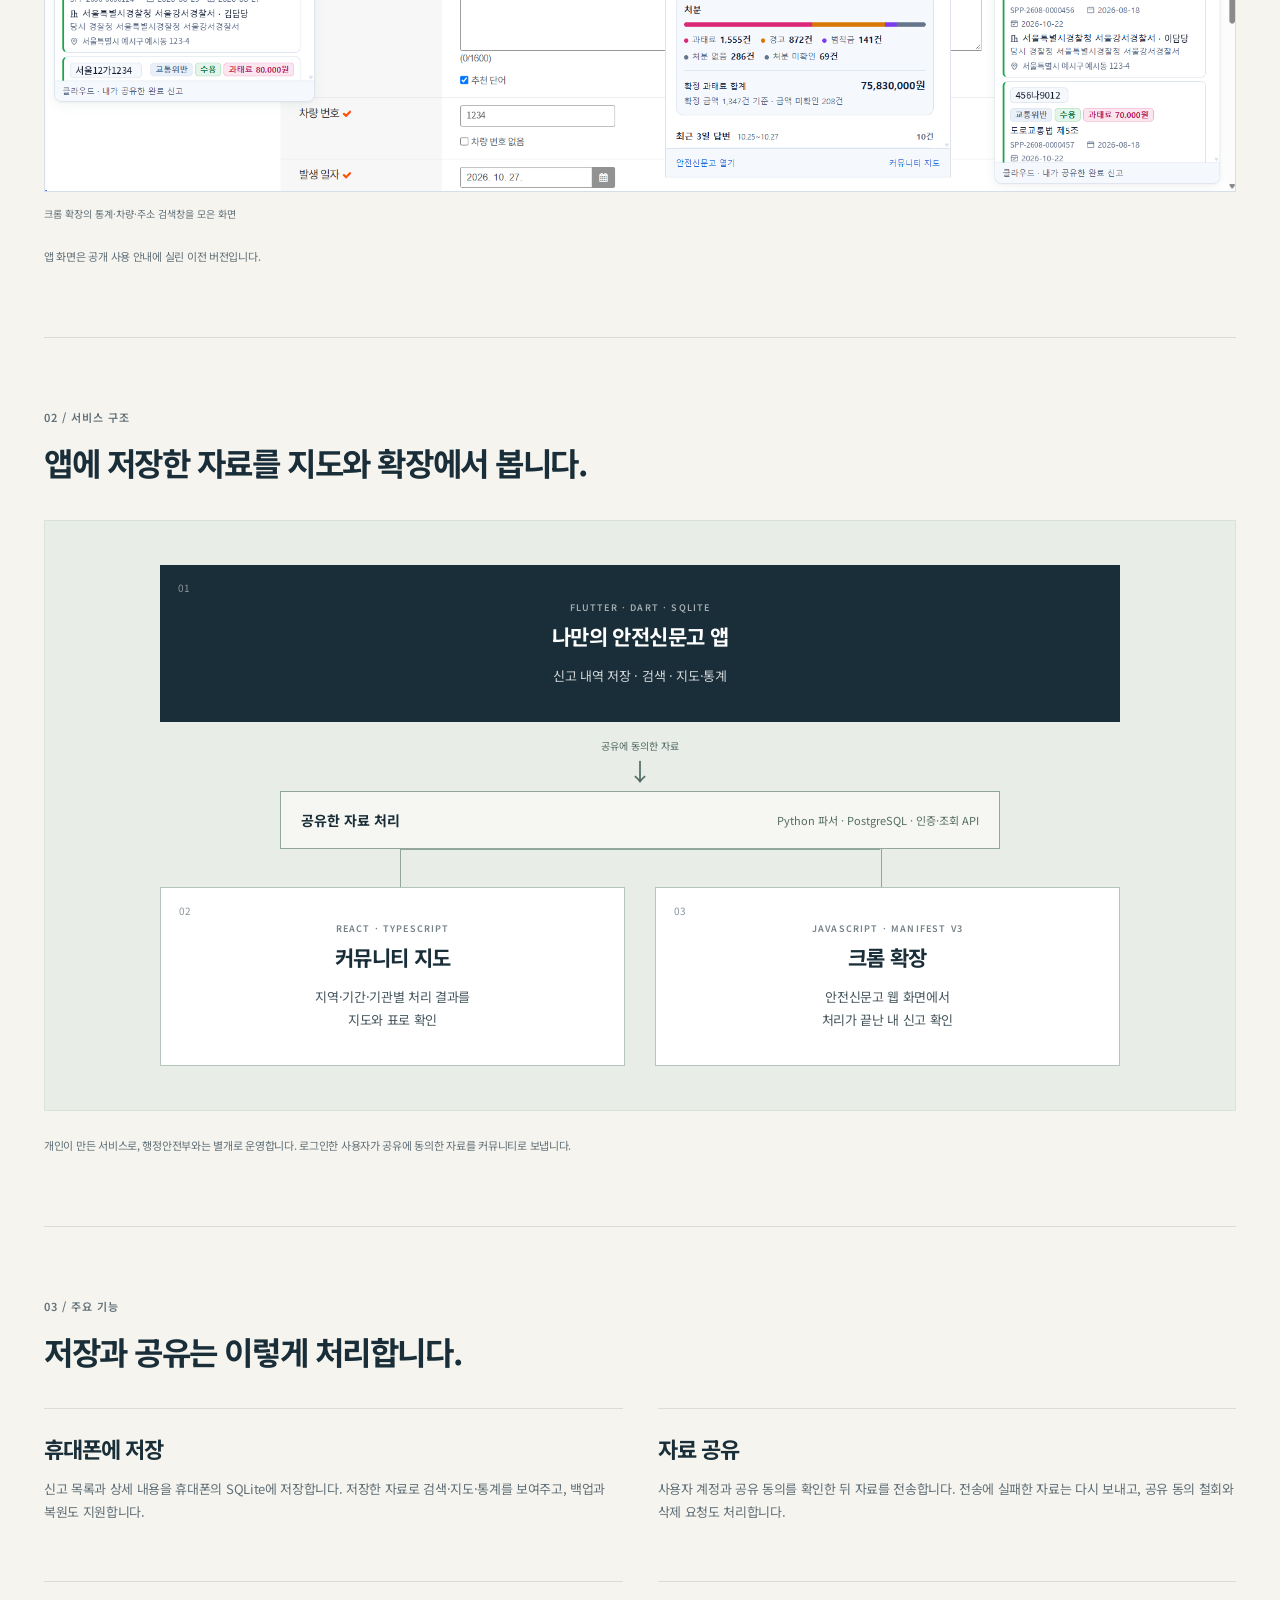
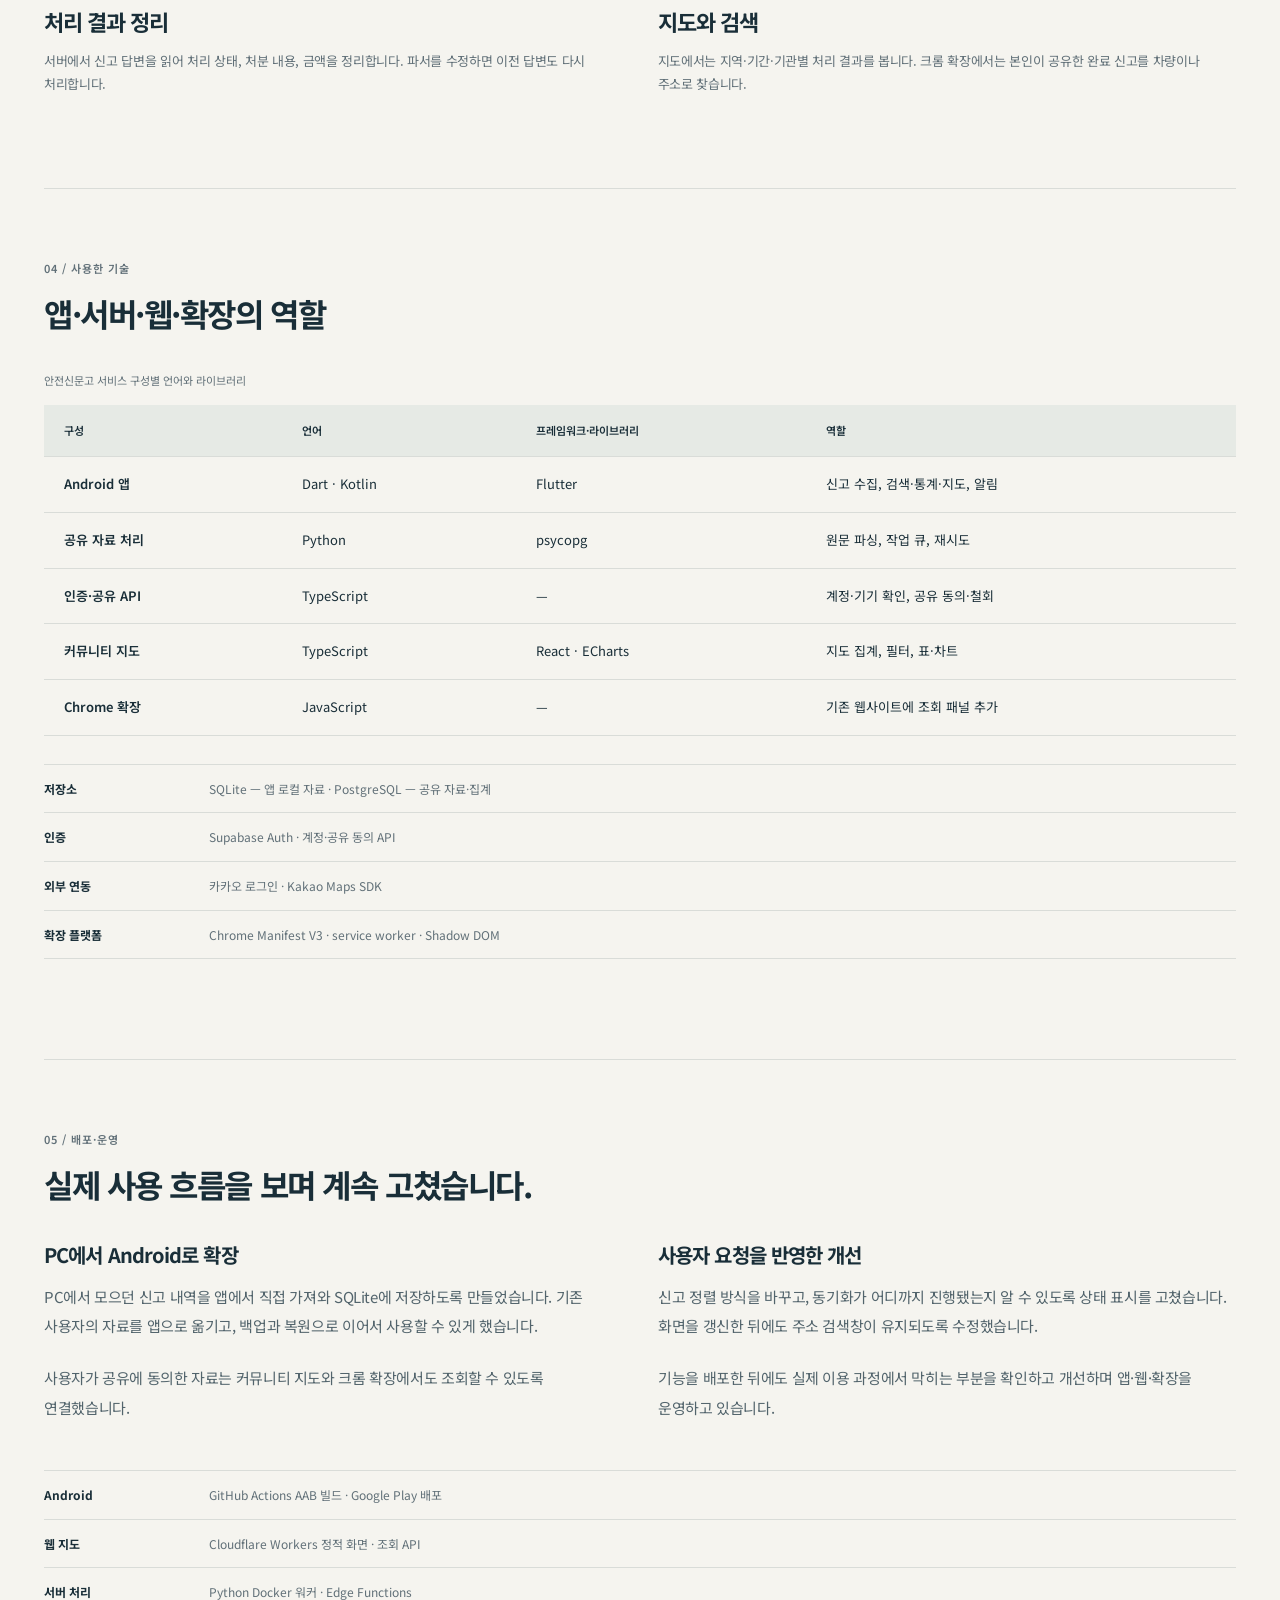
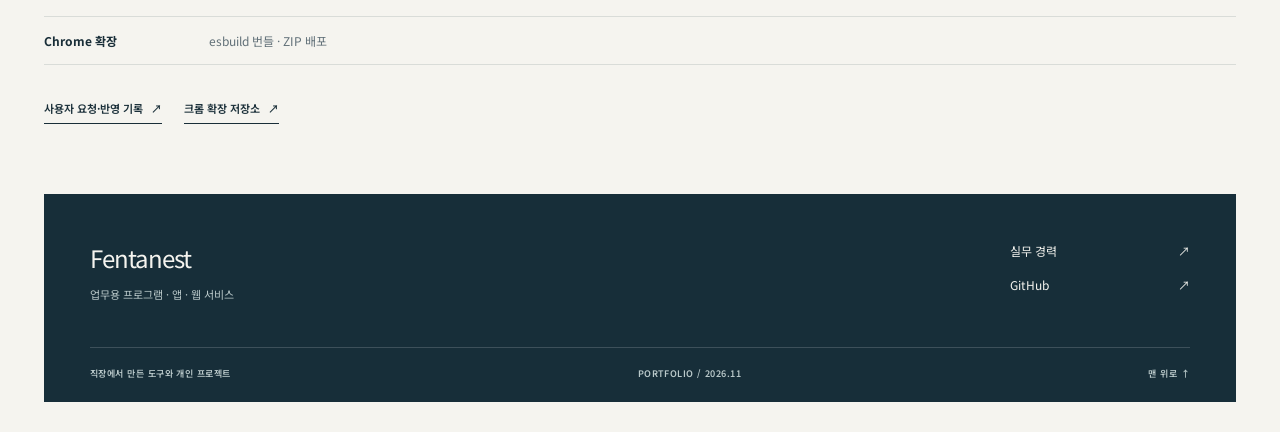
<file: projects/safetyreport.html>
<!doctype html>
<html lang="ko"><head><meta charset="utf-8"><meta name="viewport" content="width=device-width, initial-scale=1"><meta name="color-scheme" content="light"><meta name="theme-color" content="#f5f4ef"><title>나만의 안전신문고 · 신고 내역 관리 · Fentanest</title><meta name="description" content="행정서비스에서 겪은 불편을 개선하려고 개발한 신고 내역 관리 서비스입니다. 사용자 의견을 반영해 검색·통계·지도와 Android 앱으로 확장했습니다."><meta property="og:type" content="website"><meta property="og:locale" content="ko_KR"><meta property="og:title" content="나만의 안전신문고 · 신고 내역 관리 · Fentanest"><meta property="og:description" content="행정서비스에서 겪은 불편을 개선하려고 개발한 신고 내역 관리 서비스입니다. 사용자 의견을 반영해 검색·통계·지도와 Android 앱으로 확장했습니다."><link rel="icon" href="../assets/favicon.svg" type="image/svg+xml"><link rel="stylesheet" href="../assets/site.css"><link rel="stylesheet" href="../assets/services.css"><link rel="stylesheet" href="../assets/technical.css?v=20261110-full"><script src="../assets/site.js?v=20261027" defer></script><link rel="stylesheet" href="../assets/portfolio.css?v=20261111"></head>
<body id="top"><a class="skip-link" href="#main">본문으로 이동</a><header class="site-header"><div class="header-inner"><a class="wordmark" href="../index.html" aria-label="Fentanest 포트폴리오 홈">Fentanest<span>.</span></a><nav aria-label="주 메뉴"><a href="../index.html#projects" aria-current="page">프로젝트</a><a href="../index.html#services">작업 분야</a><a href="../career.html">경력</a><a href="https://github.com/Fentanest" target="_blank" rel="noopener noreferrer">GitHub <span aria-hidden="true">↗</span></a></nav></div></header>
<main id="main">
<section class="case-hero wrap">
  <a class="back-link" href="../index.html#projects">← 프로젝트 목록</a><p class="eyebrow">MOBILE · WEB · EXTENSION</p>
  <h1>나만의 안전신문고<br>내 신고 내역을 한곳에</h1>
  <p class="case-lead">행정기관의 신고 서비스를 쓰면서 겪은 불편에서 출발했습니다.<br>내 신고 기록을 모아 검색하고, 처리 결과를 통계와 지도로 확인하는 서비스를 만들었습니다.</p>
  <div class="case-outcome"><p class="eyebrow">개선 결과</p><p class="case-outcome-title">시트 설정 없이 기록과 통계를 바로 조회</p><p>사용자가 직접 시트를 설정하던 과정을 웹 화면으로 옮기고, 휴대폰에서도 기록을 수집·저장할 수 있게 했습니다. 신고 내역을 찾고 처리 결과를 파악하는 과정을 간편하게 바꿨습니다.</p></div>
  <div class="case-meta"><div class="tags"><span>Dart · Flutter</span><span>TypeScript · React</span><span>개인 개발·운영</span></div><div class="link-row"><a class="text-link" href="https://play.google.com/store/apps/details?id=com.fentanest.mysafetyreport" target="_blank" rel="noopener noreferrer">Android 앱<span aria-hidden="true">↗</span></a><a class="text-link" href="https://safemap.worklazy.net/" target="_blank" rel="noopener noreferrer">커뮤니티 지도<span aria-hidden="true">↗</span></a><a class="text-link" href="https://github.com/Fentanest/safetyreport-mobile" target="_blank" rel="noopener noreferrer">사용 안내<span aria-hidden="true">↗</span></a></div></div>
</section>
<section class="case-section wrap" id="background">
  <div class="section-heading"><span class="eyebrow">개발 배경</span><h2>사용자의 불편을 기능으로 바꿨습니다.</h2></div>
  <div class="two-col"><div class="prose"><h3>내 기록을 활용하기 어려웠던 경험</h3><p>행정기관이 제공하는 서비스에서 본인의 신고 내역과 처리 결과를 관리하는 과정이 불편했고, 이용 안내도 충분히 친절하지 않았습니다. 신고를 마친 뒤에도 기록을 쉽게 찾고 결과를 한눈에 보고 싶다는 필요를 발견했습니다.</p><p>처음에는 PC에서 신고 기록을 수집·파싱해 DB에 저장하고, Excel과 Google Sheets로 내보내는 도구를 만들었습니다.</p></div><div class="prose"><h3>사용자 의견을 반영한 웹 전환</h3><p>Google Sheets 설정이 복잡하다는 사용자 의견을 받아, 별도 설정 없이 표와 통계를 볼 수 있는 웹 화면을 만들었습니다. 이후 Android 앱에서 직접 수집하고 저장하는 방식으로 확장했습니다.</p><p>단순한 기록 목록에서 나아가 처리 상태와 처분 내용을 집계하고, 지역·기간·기관별 결과를 지도와 차트로 확인할 수 있도록 개선했습니다.</p></div></div>
</section>
<section class="case-section wrap" id="screens"><div class="section-heading"><span class="eyebrow">01 / 실행 화면</span><h2>신고 내역을 지도와 통계로 봅니다.</h2><p>처리 결과의 분포와 지역별 신고 현황을 한눈에 살펴보고, 필요한 기록은 조건별로 찾아봅니다.</p></div><div class="mobile-gallery"><figure class="project-figure "><a class="image-zoom" href="../assets/safety-stats.png" data-lightbox data-caption="앱의 처리 결과 통계" aria-label="안전신문고 앱 처리 결과 통계 크게 보기"><img src="../assets/safety-stats.png" alt="안전신문고 앱 처리 결과 통계" loading="lazy" decoding="async" width="558" height="1218"><span class="zoom-hint" aria-hidden="true">크게 보기 ↗</span></a><figcaption>앱의 처리 결과 통계</figcaption></figure><figure class="project-figure "><a class="image-zoom" href="../assets/safety-map.png" data-lightbox data-caption="앱의 신고 지도" aria-label="안전신문고 앱 신고 지도 크게 보기"><img src="../assets/safety-map.png" alt="안전신문고 앱 신고 지도" loading="lazy" decoding="async" width="558" height="1218"><span class="zoom-hint" aria-hidden="true">크게 보기 ↗</span></a><figcaption>앱의 신고 지도</figcaption></figure></div><div class="two-col service-screen-gallery community-screen-gallery" id="service-screens">
<figure class="project-figure service-screen-map community-preview"><a class="image-zoom" href="../assets/safety-community-map.png" data-lightbox data-lightbox-scroll data-caption="커뮤니티 지도와 처리 통계" aria-label="커뮤니티 지도와 처리 통계 전체 화면 크게 보기"><img src="../assets/safety-community-map.png" alt="지역별 신고 분포와 처리 통계를 보여주는 커뮤니티 지도" loading="lazy" decoding="async" width="1165" height="3476"><span class="zoom-hint" aria-hidden="true">전체 화면 보기 ↗</span></a><figcaption>커뮤니티 지도와 처리 통계</figcaption></figure>
<figure class="project-figure service-screen-ranking community-preview"><a class="image-zoom" href="../assets/safety-community-ranking.png" data-lightbox data-lightbox-scroll data-caption="커뮤니티 참여자 랭킹" aria-label="커뮤니티 참여자 랭킹 전체 화면 크게 보기"><img src="../assets/safety-community-ranking.png" alt="신고 건수와 과태료 처분 등 항목별 커뮤니티 참여자 랭킹" loading="lazy" decoding="async" width="1165" height="2336"><span class="zoom-hint" aria-hidden="true">전체 화면 보기 ↗</span></a><figcaption>커뮤니티 참여자 랭킹</figcaption></figure>
<figure class="project-figure service-screen-extension service-screen-extension-combined service-screen-wide" id="extension-screens"><a class="image-zoom" href="../assets/safety-chrome-extension-combined.png" data-lightbox data-caption="크롬 확장의 통계·차량·주소 검색창을 모은 화면" aria-label="크롬 확장 통계·차량별·주소별 조회 화면 크게 보기"><img src="../assets/safety-chrome-extension-combined.png" alt="통계창, 차량별 신고 조회창, 주소별 신고 조회창을 함께 배치한 크롬 확장 화면" loading="lazy" decoding="async" width="1920" height="1032"><span class="zoom-hint" aria-hidden="true">크게 보기 ↗</span></a><figcaption>크롬 확장의 통계·차량·주소 검색창을 모은 화면</figcaption></figure>
</div><p class="note">앱 화면은 공개 사용 안내에 실린 이전 버전입니다.</p></section>
<section class="case-section wrap "><div class="section-heading"><span class="eyebrow">02 / 서비스 구조</span><h2>앱에 저장한 자료를 지도와 확장에서 봅니다.</h2></div><div class="ecosystem"><div class="eco-source"><span class="node-number">01</span><span class="node-type">FLUTTER · DART · SQLITE</span><strong>나만의 안전신문고 앱</strong><p>신고 내역 저장 · 검색 · 지도·통계</p></div><div class="eco-line">공유에 동의한 자료<b aria-hidden="true">↓</b></div><div class="eco-hub"><strong>공유한 자료 처리</strong><span>Python 파서 · PostgreSQL · 인증·조회 API</span></div><div class="eco-branches"><div><span class="node-number">02</span><span class="node-type">REACT · TYPESCRIPT</span><strong>커뮤니티 지도</strong><p>지역·기간·기관별 처리 결과를<br>지도와 표로 확인</p></div><div><span class="node-number">03</span><span class="node-type">JAVASCRIPT · MANIFEST V3</span><strong>크롬 확장</strong><p>안전신문고 웹 화면에서<br>
처리가 끝난 내 신고 확인</p></div></div></div><p class="note">개인이 만든 서비스로, 행정안전부와는 별개로 운영합니다. 로그인한 사용자가 공유에 동의한 자료를 커뮤니티로 보냅니다.</p></section>
<section class="case-section wrap">
  <div class="section-heading"><span class="eyebrow">03 / 주요 기능</span><h2>저장과 공유는 이렇게 처리합니다.</h2></div>
  <div class="related-grid"><article><h3>휴대폰에 저장</h3><p>신고 목록과 상세 내용을 휴대폰의 SQLite에 저장합니다. 저장한 자료로 검색·지도·통계를 보여주고, 백업과 복원도 지원합니다.</p></article><article><h3>자료 공유</h3><p>사용자 계정과 공유 동의를 확인한 뒤 자료를 전송합니다. 전송에 실패한 자료는 다시 보내고, 공유 동의 철회와 삭제 요청도 처리합니다.</p></article><article><h3>처리 결과 정리</h3><p>서버에서 신고 답변을 읽어 처리 상태, 처분 내용, 금액을 정리합니다. 파서를 수정하면 이전 답변도 다시 처리합니다.</p></article><article><h3>지도와 검색</h3><p>지도에서는 지역·기간·기관별 처리 결과를 봅니다. 크롬 확장에서는 본인이 공유한 완료 신고를 차량이나 주소로 찾습니다.</p></article></div>
</section>
<section class="case-section wrap">
  <div class="section-heading"><span class="eyebrow">04 / 사용한 기술</span><h2>앱·서버·웹·확장의 역할</h2></div>
  <div class="table-scroll"><table><caption>안전신문고 서비스 구성별 언어와 라이브러리</caption><thead><tr><th scope="col">구성</th><th scope="col">언어</th><th scope="col">프레임워크·라이브러리</th><th scope="col">역할</th></tr></thead><tbody><tr><th scope="row">Android 앱</th><td>Dart · Kotlin</td><td>Flutter</td><td>신고 수집, 검색·통계·지도, 알림</td></tr><tr><th scope="row">공유 자료 처리</th><td>Python</td><td>psycopg</td><td>원문 파싱, 작업 큐, 재시도</td></tr><tr><th scope="row">인증·공유 API</th><td>TypeScript</td><td>—</td><td>계정·기기 확인, 공유 동의·철회</td></tr><tr><th scope="row">커뮤니티 지도</th><td>TypeScript</td><td>React · ECharts</td><td>지도 집계, 필터, 표·차트</td></tr><tr><th scope="row">Chrome 확장</th><td>JavaScript</td><td>—</td><td>기존 웹사이트에 조회 패널 추가</td></tr></tbody></table></div>
  <dl class="tech-spec">
<div><dt>저장소</dt><dd>SQLite — 앱 로컬 자료 · PostgreSQL — 공유 자료·집계</dd></div>
<div><dt>인증</dt><dd>Supabase Auth · 계정·공유 동의 API</dd></div>
<div><dt>외부 연동</dt><dd>카카오 로그인 · Kakao Maps SDK</dd></div>
<div><dt>확장 플랫폼</dt><dd>Chrome Manifest V3 · service worker · Shadow DOM</dd></div>
</dl>
</section>
<section class="case-section wrap">
  <div class="section-heading"><span class="eyebrow">05 / 배포·운영</span><h2>실제 사용 흐름을 보며 계속 고쳤습니다.</h2></div>
  <div class="two-col"><div class="prose"><h3>PC에서 Android로 확장</h3><p>PC에서 모으던 신고 내역을 앱에서 직접 가져와 SQLite에 저장하도록 만들었습니다. 기존 사용자의 자료를 앱으로 옮기고, 백업과 복원으로 이어서 사용할 수 있게 했습니다.</p><p>사용자가 공유에 동의한 자료는 커뮤니티 지도와 크롬 확장에서도 조회할 수 있도록 연결했습니다.</p></div><div class="prose"><h3>사용자 요청을 반영한 개선</h3><p>신고 정렬 방식을 바꾸고, 동기화가 어디까지 진행됐는지 알 수 있도록 상태 표시를 고쳤습니다. 화면을 갱신한 뒤에도 주소 검색창이 유지되도록 수정했습니다.</p><p>기능을 배포한 뒤에도 실제 이용 과정에서 막히는 부분을 확인하고 개선하며 앱·웹·확장을 운영하고 있습니다.</p></div></div>
  <dl class="tech-spec">
<div><dt>Android</dt><dd>GitHub Actions AAB 빌드 · Google Play 배포</dd></div>
<div><dt>웹 지도</dt><dd>Cloudflare Workers 정적 화면 · 조회 API</dd></div>
<div><dt>서버 처리</dt><dd>Python Docker 워커 · Edge Functions</dd></div>
<div><dt>Chrome 확장</dt><dd>esbuild 번들 · ZIP 배포</dd></div>
</dl>
  <div class="link-row"><a class="text-link" href="https://github.com/Fentanest/safetyreport-mobile/issues" target="_blank" rel="noopener noreferrer">사용자 요청·반영 기록<span aria-hidden="true">↗</span></a><a class="text-link" href="https://github.com/Fentanest/safetyreport-chromeextension" target="_blank" rel="noopener noreferrer">크롬 확장 저장소<span aria-hidden="true">↗</span></a></div>
</section>
</main><footer class="site-footer"><div class="footer-top"><p>Fentanest<span class="footer-sub">업무용 프로그램 · 앱 · 웹 서비스</span></p><div><a href="../career.html">실무 경력 <span aria-hidden="true">↗</span></a><a href="https://github.com/Fentanest" target="_blank" rel="noopener noreferrer">GitHub <span aria-hidden="true">↗</span></a></div></div><div class="footer-bottom"><span>직장에서 만든 도구와 개인 프로젝트</span><span>PORTFOLIO / 2026.11</span><a href="#top">맨 위로 ↑</a></div></footer>
<dialog class="image-dialog" id="image-dialog" aria-label="이미지 크게 보기"><div class="dialog-toolbar"><p id="dialog-caption"></p><button type="button" class="dialog-close" aria-label="이미지 닫기">닫기 <span aria-hidden="true">×</span></button></div><div class="dialog-image-wrap"><img id="dialog-image" alt=""></div></dialog></body></html>
</file>
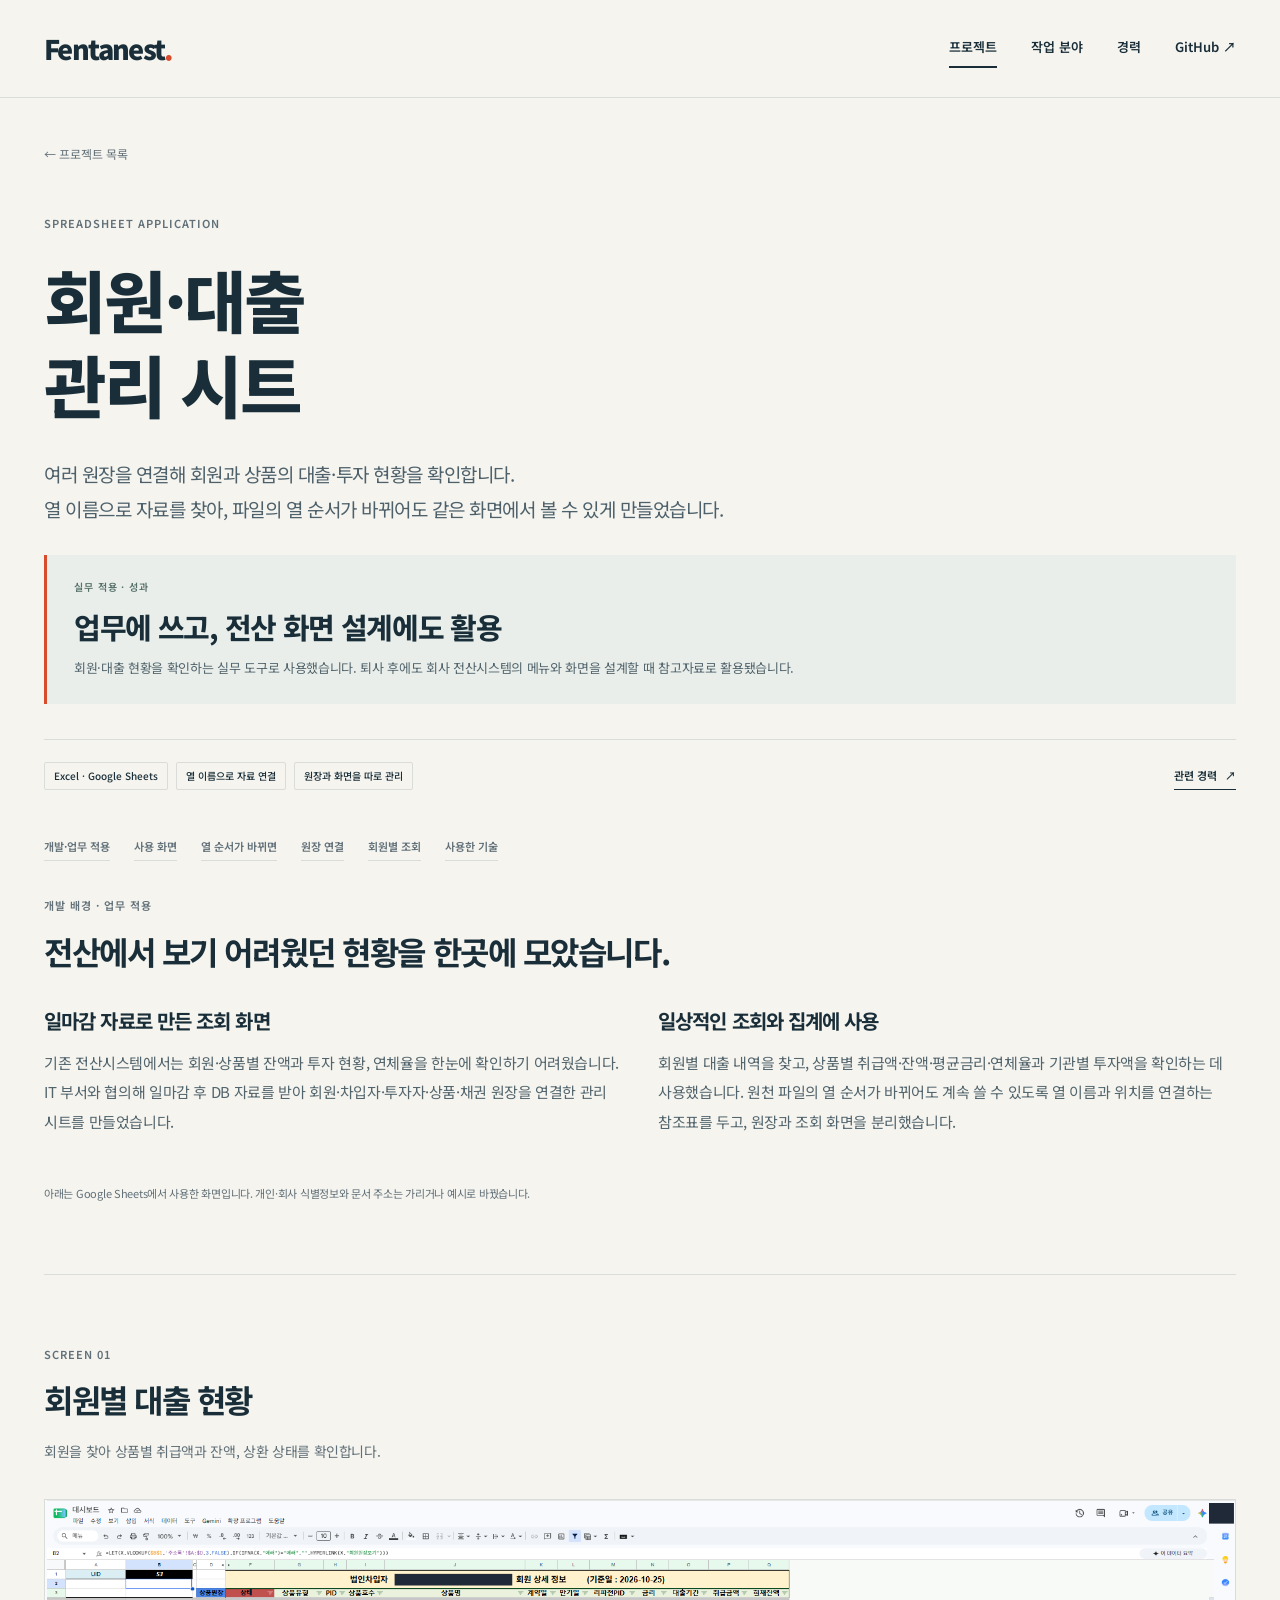
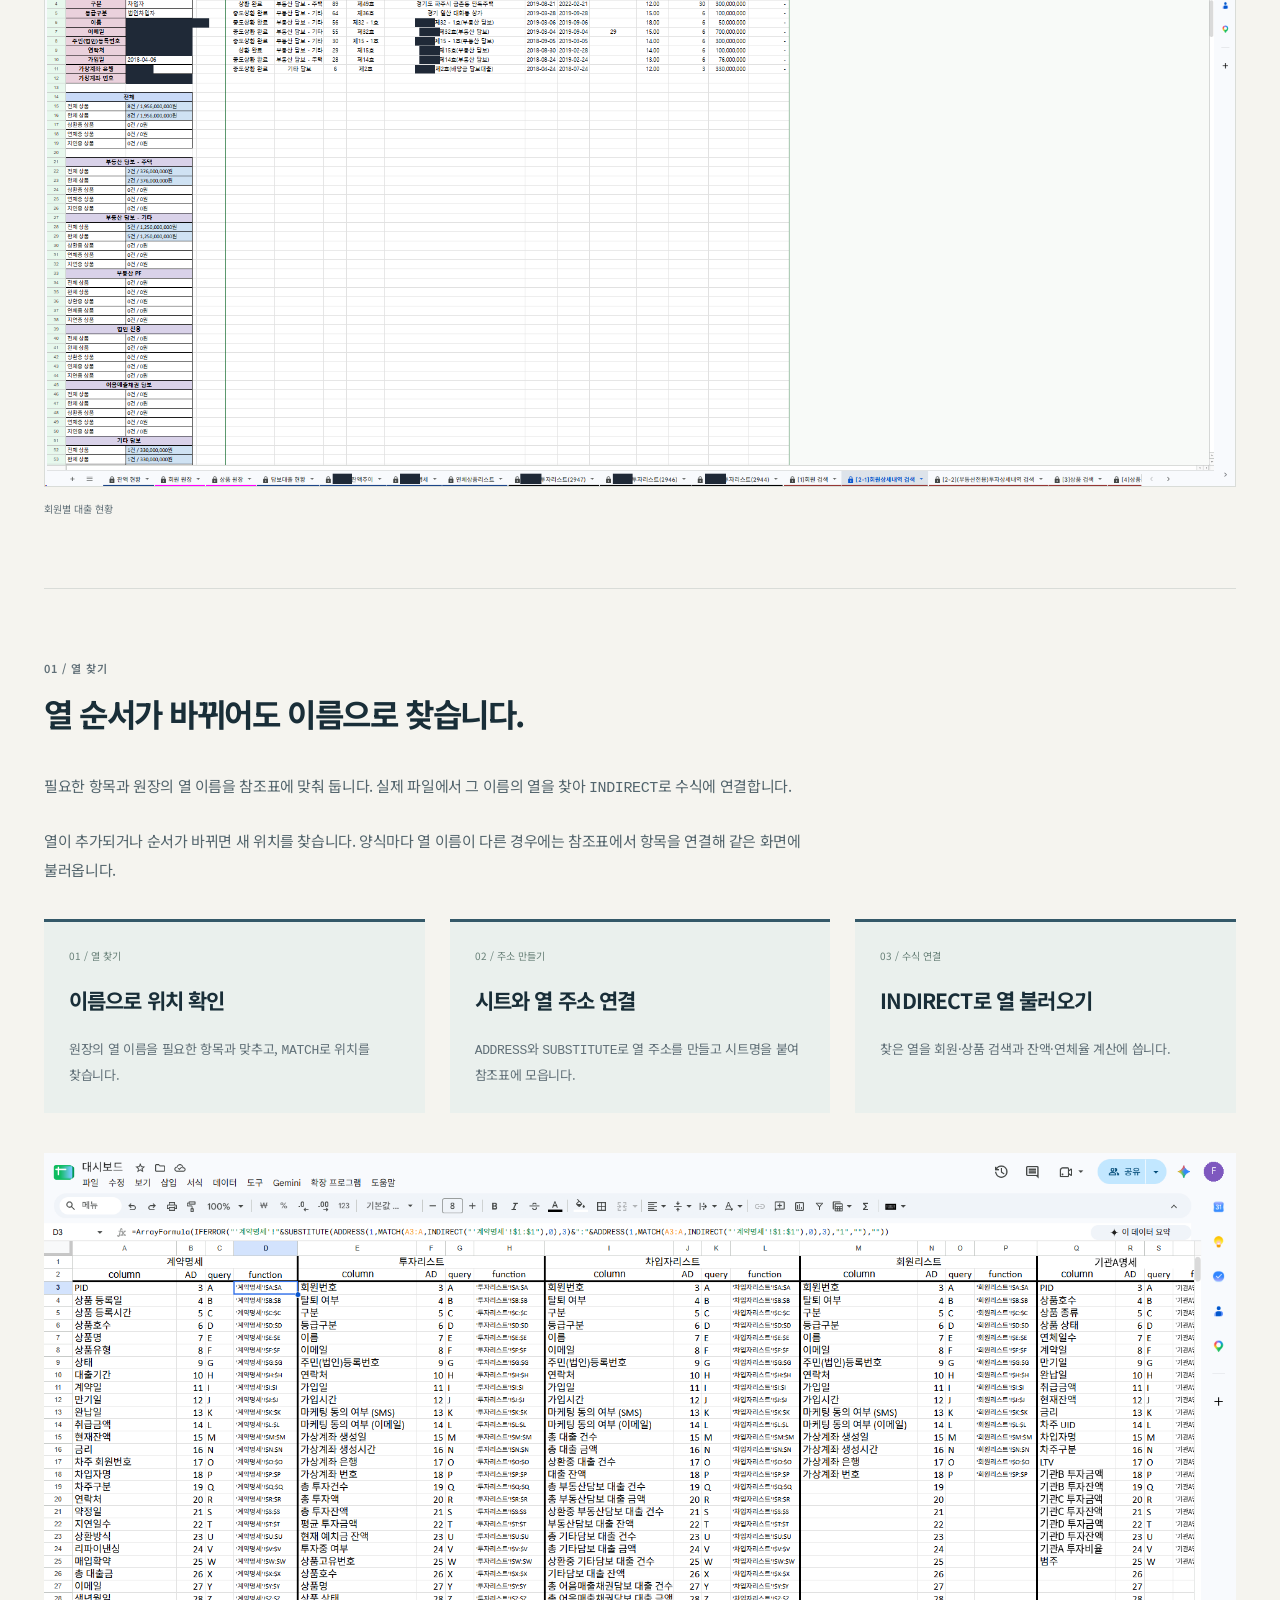
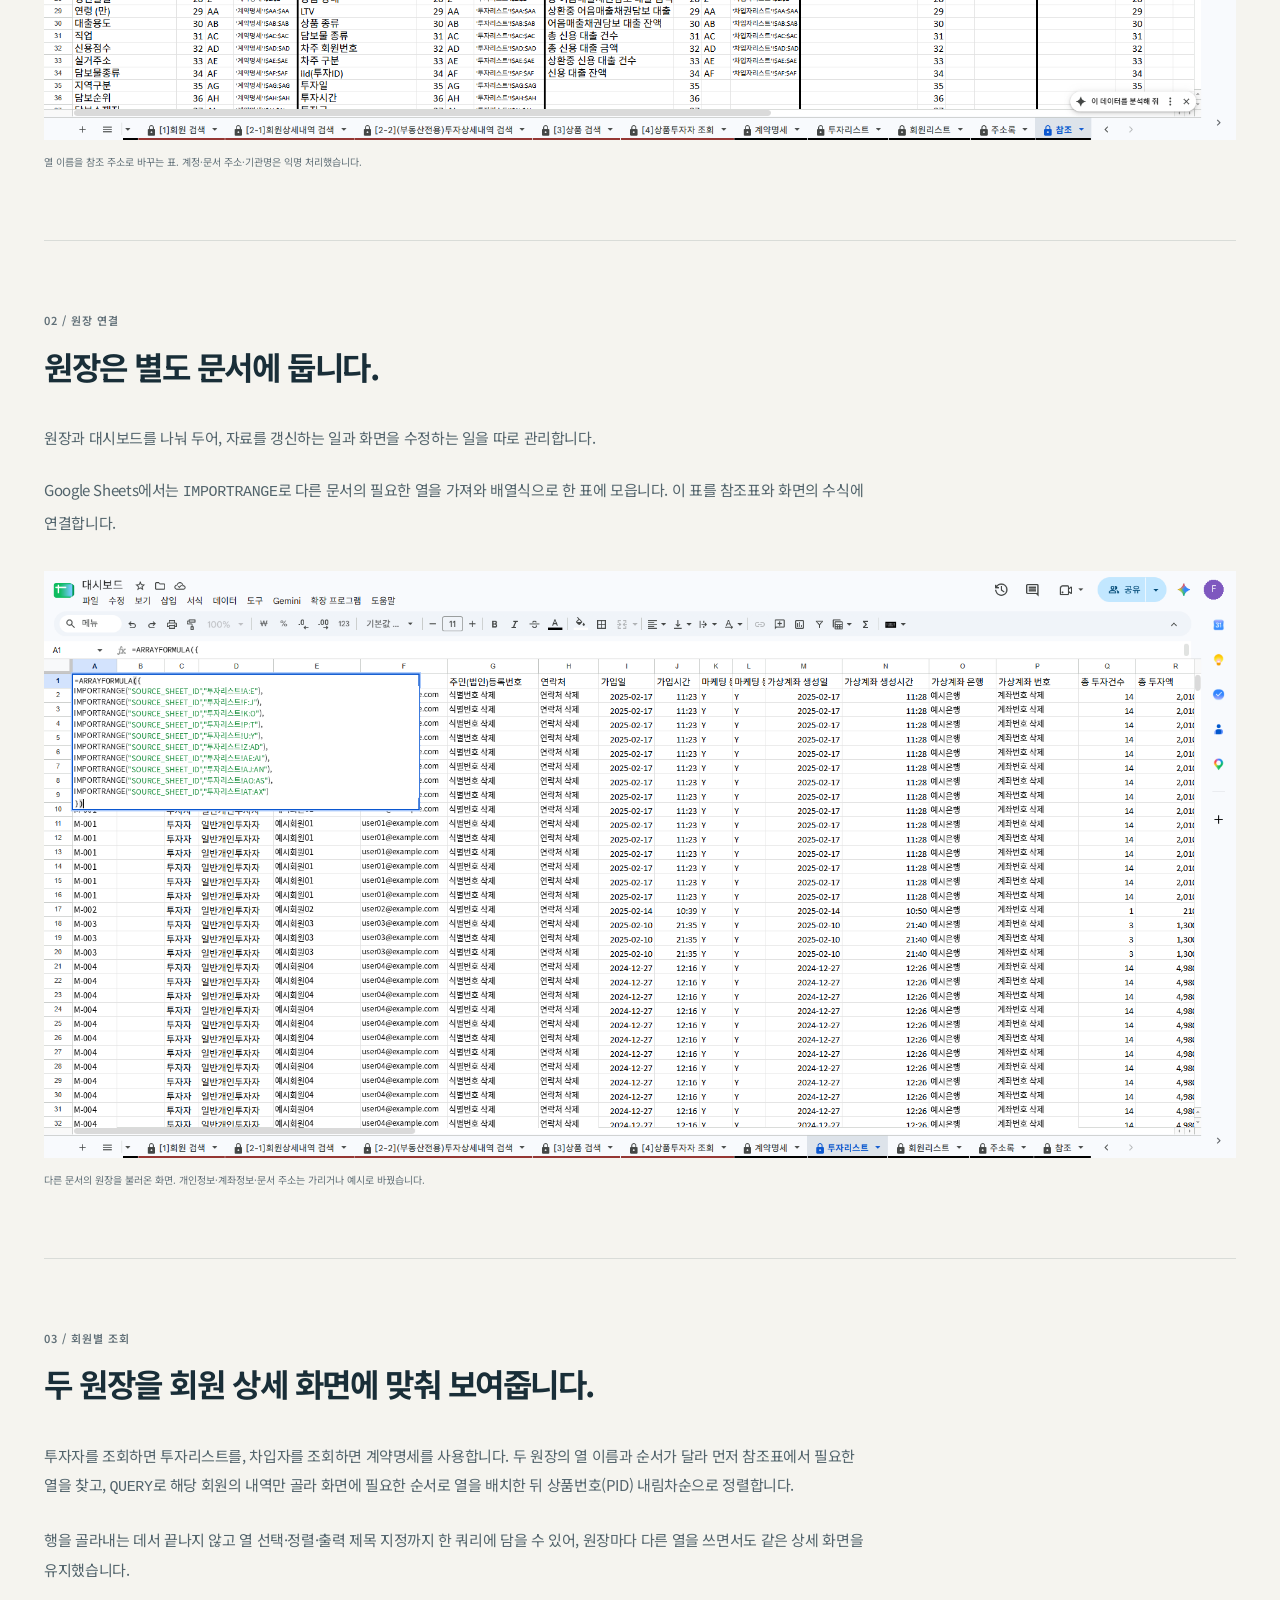
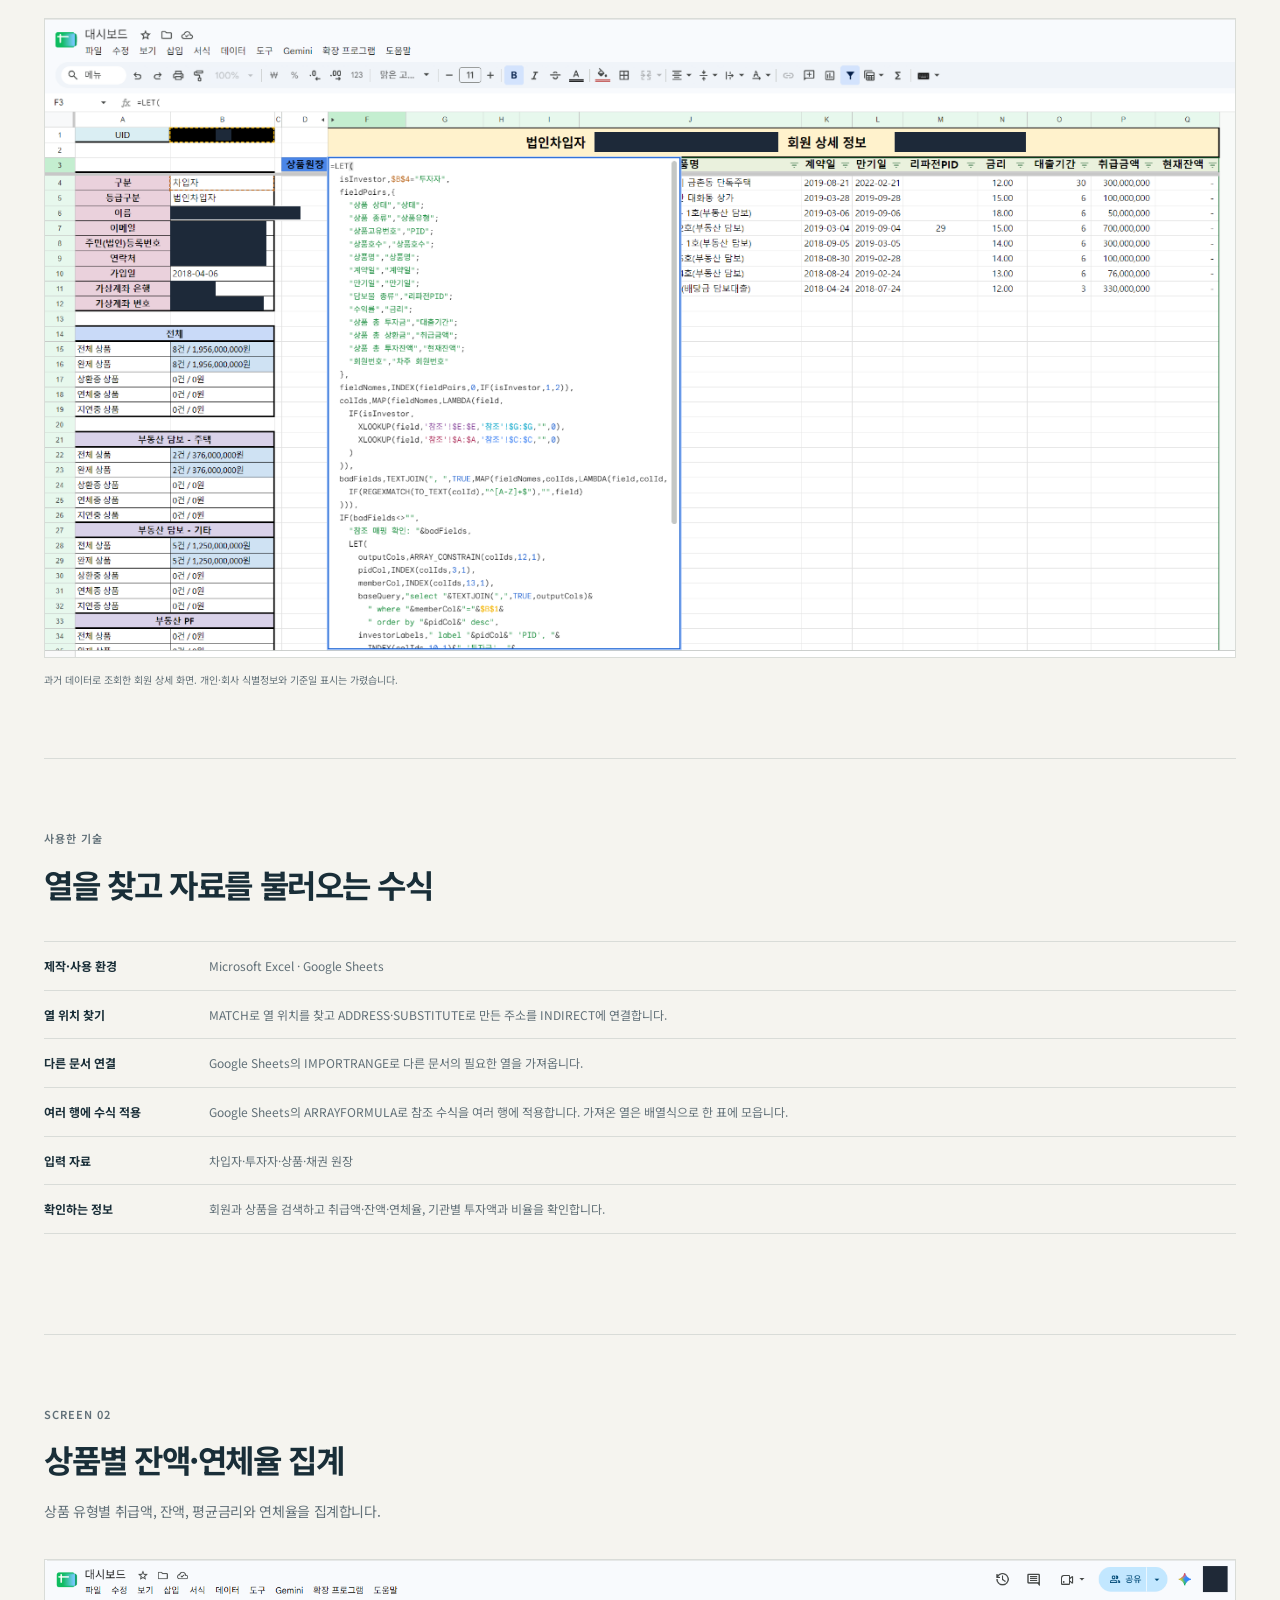
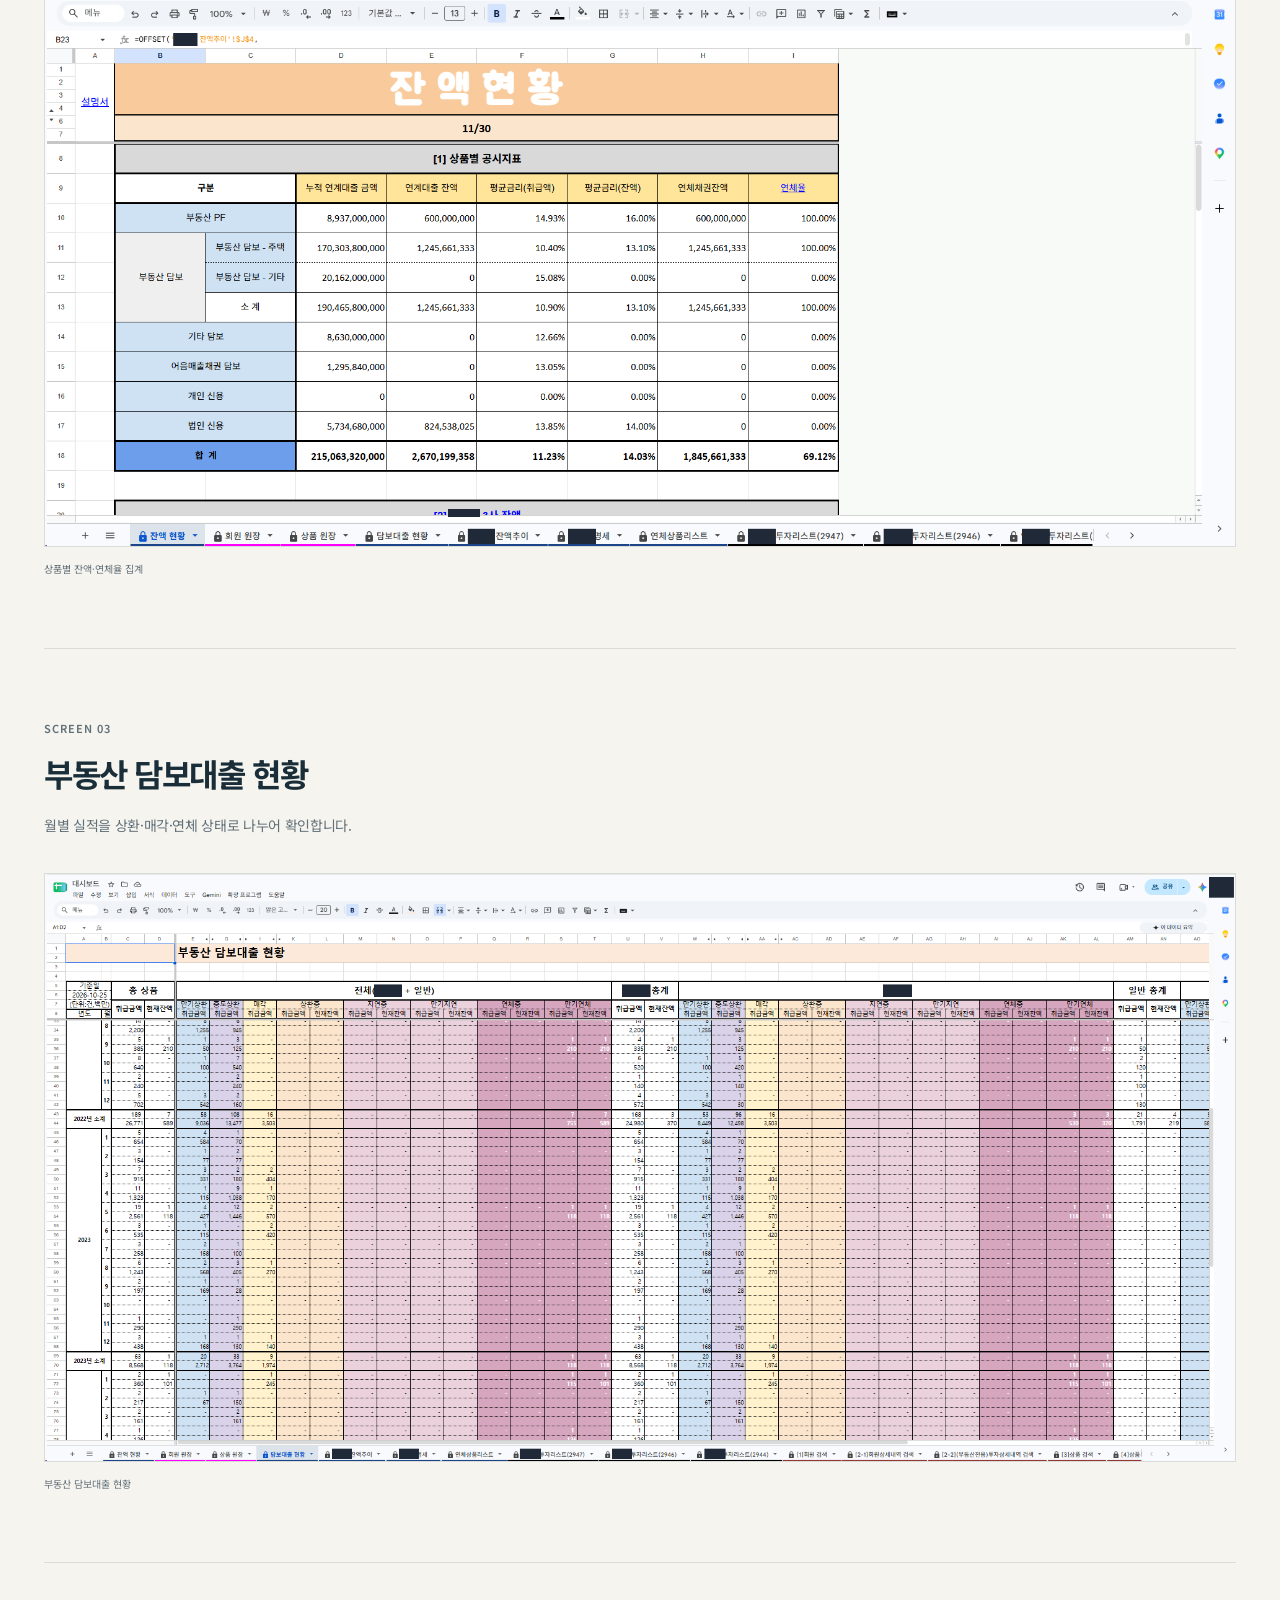
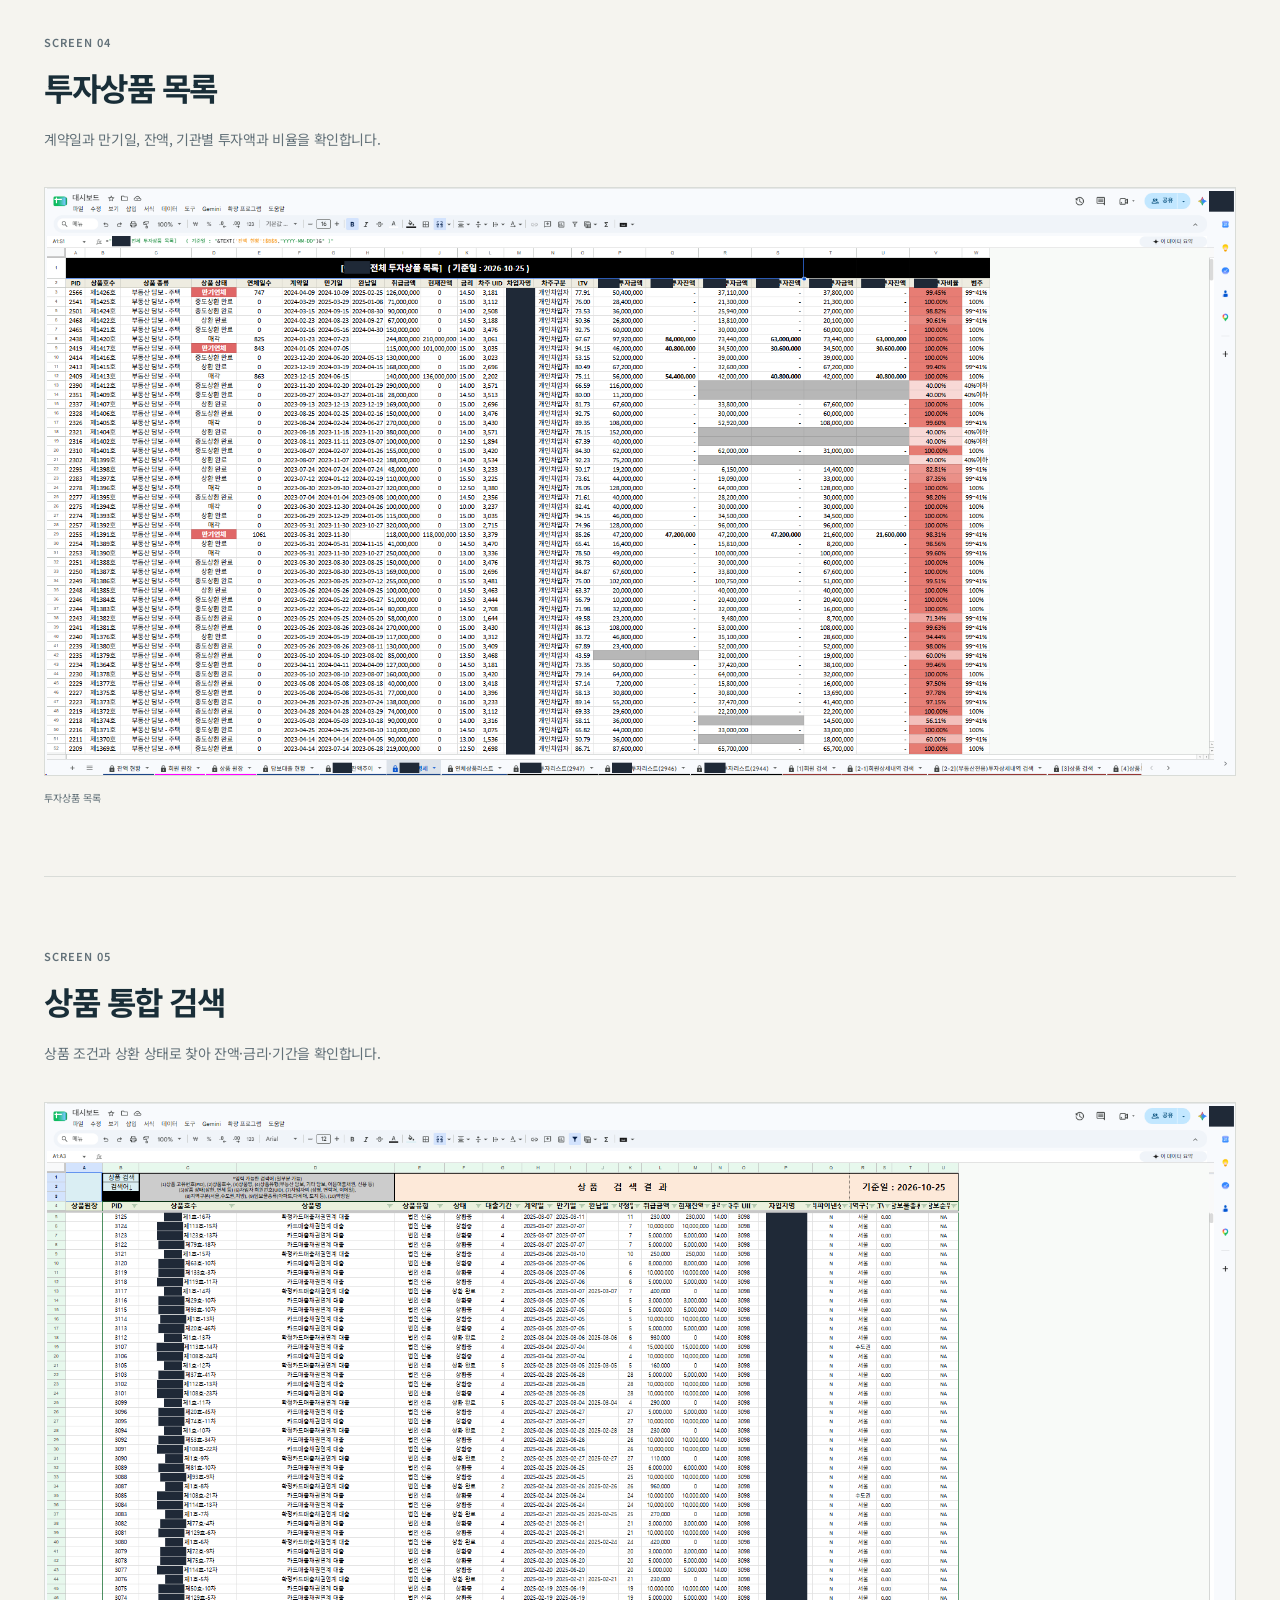
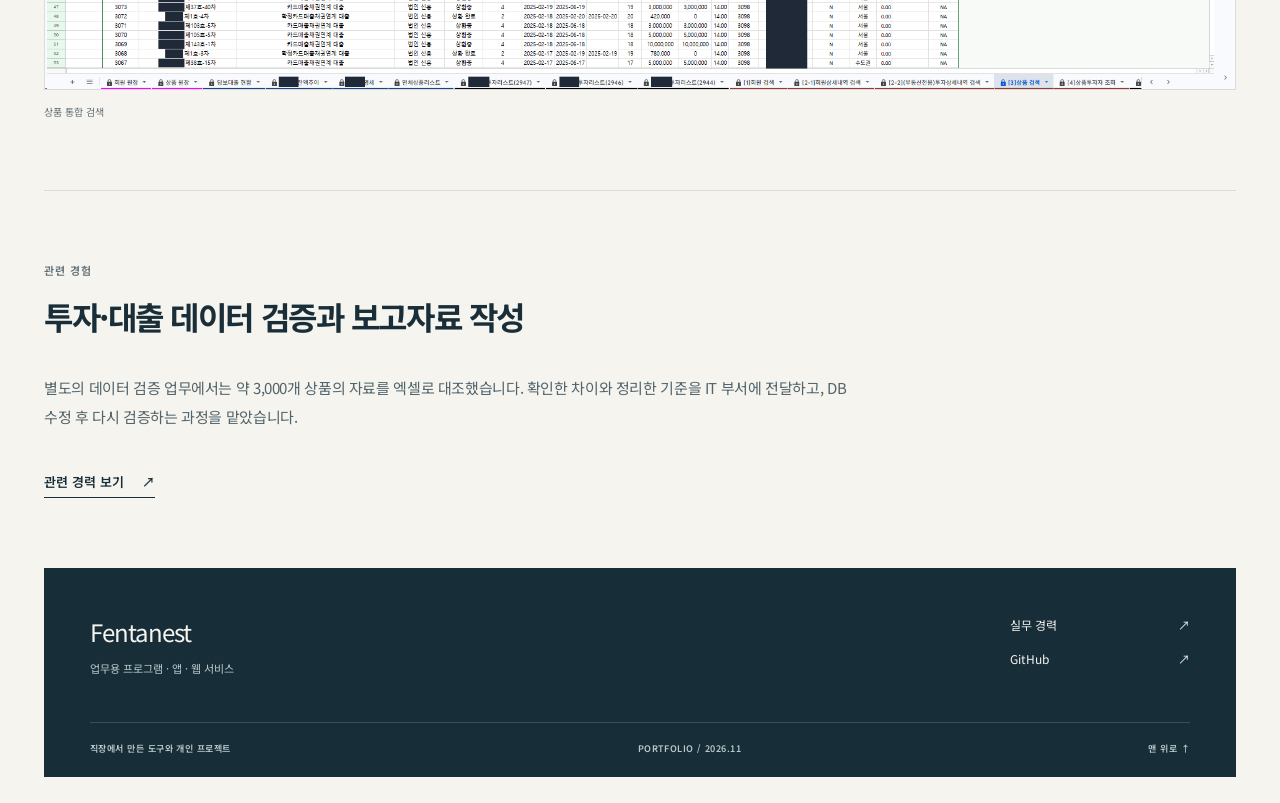
<file: projects/spreadsheets.html>
<!doctype html>
<html lang="ko"><head><meta charset="utf-8"><meta name="viewport" content="width=device-width, initial-scale=1"><meta name="color-scheme" content="light"><meta name="theme-color" content="#f5f4ef"><title>회원·대출 관리 시트 · Fentanest</title><meta name="description" content="회원과 상품별 대출·투자 현황을 확인하는 스프레드시트입니다. 여러 원장을 연결하고 열 이름으로 자료를 찾아, 열 순서가 바뀌어도 같은 화면에서 볼 수 있게 만들었습니다."><meta property="og:type" content="website"><meta property="og:locale" content="ko_KR"><meta property="og:title" content="회원·대출 관리 시트 · Fentanest"><meta property="og:description" content="회원과 상품별 대출·투자 현황을 확인하는 스프레드시트입니다. 여러 원장을 연결하고 열 이름으로 자료를 찾아, 열 순서가 바뀌어도 같은 화면에서 볼 수 있게 만들었습니다."><link rel="icon" href="../assets/favicon.svg" type="image/svg+xml"><link rel="stylesheet" href="../assets/site.css"><link rel="stylesheet" href="../assets/services.css"><link rel="stylesheet" href="../assets/technical.css"><script src="../assets/site.js" defer></script><link rel="stylesheet" href="../assets/portfolio.css?v=20261111"></head>
<body id="top"><a class="skip-link" href="#main">본문으로 이동</a><header class="site-header"><div class="header-inner"><a class="wordmark" href="../index.html" aria-label="Fentanest 포트폴리오 홈">Fentanest<span>.</span></a><nav aria-label="주 메뉴"><a href="../index.html#projects" aria-current="page">프로젝트</a><a href="../index.html#services">작업 분야</a><a href="../career.html">경력</a><a href="https://github.com/Fentanest" target="_blank" rel="noopener noreferrer">GitHub <span aria-hidden="true">↗</span></a></nav></div></header>
<main id="main">
<section class="case-hero wrap">
  <a class="back-link" href="../index.html#projects">← 프로젝트 목록</a><p class="eyebrow">SPREADSHEET APPLICATION</p>
  <h1>회원·대출<br>관리 시트</h1>
  <p class="case-lead">여러 원장을 연결해 회원과 상품의 대출·투자 현황을 확인합니다.<br>열 이름으로 자료를 찾아, 파일의 열 순서가 바뀌어도 같은 화면에서 볼 수 있게 만들었습니다.</p>
  <div class="case-outcome"><p class="eyebrow">실무 적용 · 성과</p><p class="case-outcome-title">업무에 쓰고, 전산 화면 설계에도 활용</p><p>회원·대출 현황을 확인하는 실무 도구로 사용했습니다. 퇴사 후에도 회사 전산시스템의 메뉴와 화면을 설계할 때 참고자료로 활용됐습니다.</p></div>
  <div class="case-meta"><div class="tags"><span>Excel · Google Sheets</span><span>열 이름으로 자료 연결</span><span>원장과 화면을 따로 관리</span></div><div class="link-row"><a class="text-link" href="../career.html">관련 경력<span aria-hidden="true">↗</span></a></div></div>
  <nav class="case-jump-links" aria-label="회원·대출 관리 시트 목차"><a href="#background">개발·업무 적용</a><a href="#screens">사용 화면</a><a href="#column-mapping">열 순서가 바뀌면</a><a href="#source-data">원장 연결</a><a href="#member-query">회원별 조회</a><a href="#technology">사용한 기술</a></nav>
</section>
<section class="case-section wrap" id="background">
  <div class="section-heading"><span class="eyebrow">개발 배경 · 업무 적용</span><h2>전산에서 보기 어려웠던 현황을 한곳에 모았습니다.</h2></div>
  <div class="two-col">
    <div class="prose"><h3>일마감 자료로 만든 조회 화면</h3><p>기존 전산시스템에서는 회원·상품별 잔액과 투자 현황, 연체율을 한눈에 확인하기 어려웠습니다. IT 부서와 협의해 일마감 후 DB 자료를 받아 회원·차입자·투자자·상품·채권 원장을 연결한 관리 시트를 만들었습니다.</p></div>
    <div class="prose"><h3>일상적인 조회와 집계에 사용</h3><p>회원별 대출 내역을 찾고, 상품별 취급액·잔액·평균금리·연체율과 기관별 투자액을 확인하는 데 사용했습니다. 원천 파일의 열 순서가 바뀌어도 계속 쓸 수 있도록 열 이름과 위치를 연결하는 참조표를 두고, 원장과 조회 화면을 분리했습니다.</p></div>
  </div>
  <p class="note">아래는 Google Sheets에서 사용한 화면입니다. 개인·회사 식별정보와 문서 주소는 가리거나 예시로 바꿨습니다.</p>
</section>
<section class="case-section wrap sheet-section" id="screens"><div class="section-heading"><span class="eyebrow">SCREEN 01</span><h2>회원별 대출 현황</h2><p>회원을 찾아 상품별 취급액과 잔액, 상환 상태를 확인합니다.</p></div><figure class="project-figure "><a class="image-zoom" href="../assets/dashboard-01.png?v=20261123-crop" data-lightbox data-caption="회원별 대출 현황" aria-label="회원별 대출 현황 크게 보기"><img src="../assets/dashboard-01.png?v=20261123-crop" alt="회원별 대출액과 잔액을 보여주는 스프레드시트" loading="lazy" decoding="async" width="1920" height="946"><span class="zoom-hint" aria-hidden="true">크게 보기 ↗</span></a><figcaption>회원별 대출 현황</figcaption></figure></section>
<section class="case-section wrap" id="column-mapping">
  <div class="section-heading"><span class="eyebrow">01 / 열 찾기</span><h2>열 순서가 바뀌어도 이름으로 찾습니다.</h2></div>
  <div class="prose wide"><p>필요한 항목과 원장의 열 이름을 참조표에 맞춰 둡니다. 실제 파일에서 그 이름의 열을 찾아 <code>INDIRECT</code>로 수식에 연결합니다.</p><p>열이 추가되거나 순서가 바뀌면 새 위치를 찾습니다. 양식마다 열 이름이 다른 경우에는 참조표에서 항목을 연결해 같은 화면에 불러옵니다.</p></div>
  <div class="pipeline-steps">
    <div><span>01 / 열 찾기</span><strong>이름으로 위치 확인</strong><p>원장의 열 이름을 필요한 항목과 맞추고, <code>MATCH</code>로 위치를 찾습니다.</p></div>
    <div><span>02 / 주소 만들기</span><strong>시트와 열 주소 연결</strong><p><code>ADDRESS</code>와 <code>SUBSTITUTE</code>로 열 주소를 만들고 시트명을 붙여 참조표에 모읍니다.</p></div>
    <div><span>03 / 수식 연결</span><strong>INDIRECT로 열 불러오기</strong><p>찾은 열을 회원·상품 검색과 잔액·연체율 계산에 씁니다.</p></div>
  </div>
  <figure class="project-figure gallery-gap"><a class="image-zoom" href="../assets/dashboard-column-mapping.png?v=20261123-crop" data-lightbox data-lightbox-scroll data-caption="열 이름을 참조 주소로 바꾸는 표. 계정·문서 주소·기관명은 익명 처리했습니다." aria-label="열 이름과 수식을 연결한 표 크게 보기"><img src="../assets/dashboard-column-mapping.png?v=20261123-crop" alt="열 이름과 위치, 시트 주소를 연결한 표와 MATCH·ADDRESS·INDIRECT 수식" loading="lazy" decoding="async" width="1920" height="945"><span class="zoom-hint" aria-hidden="true">크게 보기 ↗</span></a><figcaption>열 이름을 참조 주소로 바꾸는 표. 계정·문서 주소·기관명은 익명 처리했습니다.</figcaption></figure>
</section>
<section class="case-section wrap" id="source-data">
  <div class="section-heading"><span class="eyebrow">02 / 원장 연결</span><h2>원장은 별도 문서에 둡니다.</h2></div>
  <div class="prose wide"><p>원장과 대시보드를 나눠 두어, 자료를 갱신하는 일과 화면을 수정하는 일을 따로 관리합니다.</p><p>Google Sheets에서는 <code>IMPORTRANGE</code>로 다른 문서의 필요한 열을 가져와 배열식으로 한 표에 모읍니다. 이 표를 참조표와 화면의 수식에 연결합니다.</p></div>
  <figure class="project-figure"><a class="image-zoom" href="../assets/dashboard-source-import.png?v=20261123-crop" data-lightbox data-lightbox-scroll data-caption="다른 문서의 원장을 불러온 화면. 개인정보·계좌정보·문서 주소는 가리거나 예시로 바꿨습니다." aria-label="IMPORTRANGE로 원장을 불러온 화면 크게 보기"><img src="../assets/dashboard-source-import.png?v=20261123-crop" alt="식별정보를 가리거나 예시로 바꾼 IMPORTRANGE 수식과 원장 연결 화면" loading="lazy" decoding="async" width="1920" height="945"><span class="zoom-hint" aria-hidden="true">크게 보기 ↗</span></a><figcaption>다른 문서의 원장을 불러온 화면. 개인정보·계좌정보·문서 주소는 가리거나 예시로 바꿨습니다.</figcaption></figure>
</section>
<section class="case-section wrap sheet-section" id="member-query">
  <div class="section-heading"><span class="eyebrow">03 / 회원별 조회</span><h2>두 원장을 회원 상세 화면에 맞춰 보여줍니다.</h2></div>
  <div class="prose wide"><p>투자자를 조회하면 투자리스트를, 차입자를 조회하면 계약명세를 사용합니다. 두 원장의 열 이름과 순서가 달라 먼저 참조표에서 필요한 열을 찾고, <code>QUERY</code>로 해당 회원의 내역만 골라 화면에 필요한 순서로 열을 배치한 뒤 상품번호(PID) 내림차순으로 정렬합니다.</p><p>행을 골라내는 데서 끝나지 않고 열 선택·정렬·출력 제목 지정까지 한 쿼리에 담을 수 있어, 원장마다 다른 열을 쓰면서도 같은 상세 화면을 유지했습니다.</p></div>
  <figure class="project-figure"><a class="image-zoom" href="../assets/dashboard-member-query.png" data-lightbox data-lightbox-scroll data-caption="과거 데이터로 조회한 회원 상세 화면. 개인·회사 식별정보와 기준일 표시는 가렸습니다." aria-label="회원 상세 조회 수식 화면 크게 보기"><img src="../assets/dashboard-member-query.png" alt="회원 상세 시트에서 투자자와 차입자를 구분하고, 회원번호 조건과 상품번호 정렬을 구성하는 수식 예시" loading="lazy" decoding="async" width="1360" height="729"><span class="zoom-hint" aria-hidden="true">크게 보기 ↗</span></a><figcaption>과거 데이터로 조회한 회원 상세 화면. 개인·회사 식별정보와 기준일 표시는 가렸습니다.</figcaption></figure>
</section>
<section class="case-section wrap" id="technology">
  <div class="section-heading"><span class="eyebrow">사용한 기술</span><h2>열을 찾고 자료를 불러오는 수식</h2></div>
  <dl class="tech-spec">
    <div><dt>제작·사용 환경</dt><dd>Microsoft Excel · Google Sheets</dd></div>
    <div><dt>열 위치 찾기</dt><dd>MATCH로 열 위치를 찾고 ADDRESS·SUBSTITUTE로 만든 주소를 INDIRECT에 연결합니다.</dd></div>
    <div><dt>다른 문서 연결</dt><dd>Google Sheets의 IMPORTRANGE로 다른 문서의 필요한 열을 가져옵니다.</dd></div>
    <div><dt>여러 행에 수식 적용</dt><dd>Google Sheets의 ARRAYFORMULA로 참조 수식을 여러 행에 적용합니다. 가져온 열은 배열식으로 한 표에 모읍니다.</dd></div>
    <div><dt>입력 자료</dt><dd>차입자·투자자·상품·채권 원장</dd></div>
    <div><dt>확인하는 정보</dt><dd>회원과 상품을 검색하고 취급액·잔액·연체율, 기관별 투자액과 비율을 확인합니다.</dd></div>
  </dl>
</section>
<section class="case-section wrap sheet-section"><div class="section-heading"><span class="eyebrow">SCREEN 02</span><h2>상품별 잔액·연체율 집계</h2><p>상품 유형별 취급액, 잔액, 평균금리와 연체율을 집계합니다.</p></div><figure class="project-figure "><a class="image-zoom" href="../assets/dashboard-02-no-address.png?v=20261123-crop" data-lightbox data-caption="상품별 잔액·연체율 집계" aria-label="상품별 잔액·연체율 집계 크게 보기"><img src="../assets/dashboard-02-no-address.png?v=20261123-crop" alt="상품별 잔액과 연체율을 집계한 스프레드시트" loading="lazy" decoding="async" width="1920" height="946"><span class="zoom-hint" aria-hidden="true">크게 보기 ↗</span></a><figcaption>상품별 잔액·연체율 집계</figcaption></figure></section><section class="case-section wrap sheet-section"><div class="section-heading"><span class="eyebrow">SCREEN 03</span><h2>부동산 담보대출 현황</h2><p>월별 실적을 상환·매각·연체 상태로 나누어 확인합니다.</p></div><figure class="project-figure "><a class="image-zoom" href="../assets/dashboard-03.png?v=20261123-crop" data-lightbox data-caption="부동산 담보대출 현황" aria-label="부동산 담보대출 현황 크게 보기"><img src="../assets/dashboard-03.png?v=20261123-crop" alt="상환·매각·연체 상태별 부동산 담보대출 현황" loading="lazy" decoding="async" width="1920" height="946"><span class="zoom-hint" aria-hidden="true">크게 보기 ↗</span></a><figcaption>부동산 담보대출 현황</figcaption></figure></section><section class="case-section wrap sheet-section"><div class="section-heading"><span class="eyebrow">SCREEN 04</span><h2>투자상품 목록</h2><p>계약일과 만기일, 잔액, 기관별 투자액과 비율을 확인합니다.</p></div><figure class="project-figure "><a class="image-zoom" href="../assets/dashboard-04.png?v=20261123-crop" data-lightbox data-caption="투자상품 목록" aria-label="투자상품 목록 크게 보기"><img src="../assets/dashboard-04.png?v=20261123-crop" alt="계약일과 만기일, 잔액과 기관별 투자액을 보여주는 목록" loading="lazy" decoding="async" width="1920" height="946"><span class="zoom-hint" aria-hidden="true">크게 보기 ↗</span></a><figcaption>투자상품 목록</figcaption></figure></section><section class="case-section wrap sheet-section"><div class="section-heading"><span class="eyebrow">SCREEN 05</span><h2>상품 통합 검색</h2><p>상품 조건과 상환 상태로 찾아 잔액·금리·기간을 확인합니다.</p></div><figure class="project-figure "><a class="image-zoom" href="../assets/dashboard-05.png?v=20261123-crop" data-lightbox data-caption="상품 통합 검색" aria-label="상품 통합 검색 크게 보기"><img src="../assets/dashboard-05.png?v=20261123-crop" alt="상품 조건과 상환 상태로 검색한 결과" loading="lazy" decoding="async" width="1920" height="946"><span class="zoom-hint" aria-hidden="true">크게 보기 ↗</span></a><figcaption>상품 통합 검색</figcaption></figure></section>
<section class="case-section wrap">
  <div class="section-heading"><span class="eyebrow">관련 경험</span><h2>투자·대출 데이터 검증과 보고자료 작성</h2></div>
  <div class="prose wide"><p>별도의 데이터 검증 업무에서는 약 3,000개 상품의 자료를 엑셀로 대조했습니다. 확인한 차이와 정리한 기준을 IT 부서에 전달하고, DB 수정 후 다시 검증하는 과정을 맡았습니다.</p></div><a class="text-link" href="../career.html">관련 경력 보기<span aria-hidden="true">↗</span></a>
</section>
</main><footer class="site-footer"><div class="footer-top"><p>Fentanest<span class="footer-sub">업무용 프로그램 · 앱 · 웹 서비스</span></p><div><a href="../career.html">실무 경력 <span aria-hidden="true">↗</span></a><a href="https://github.com/Fentanest" target="_blank" rel="noopener noreferrer">GitHub <span aria-hidden="true">↗</span></a></div></div><div class="footer-bottom"><span>직장에서 만든 도구와 개인 프로젝트</span><span>PORTFOLIO / 2026.11</span><a href="#top">맨 위로 ↑</a></div></footer>
<dialog class="image-dialog" id="image-dialog" aria-label="이미지 크게 보기"><div class="dialog-toolbar"><p id="dialog-caption"></p><button type="button" class="dialog-close" aria-label="이미지 닫기">닫기 <span aria-hidden="true">×</span></button></div><div class="dialog-image-wrap"><img id="dialog-image" alt=""></div></dialog></body></html>
</file>
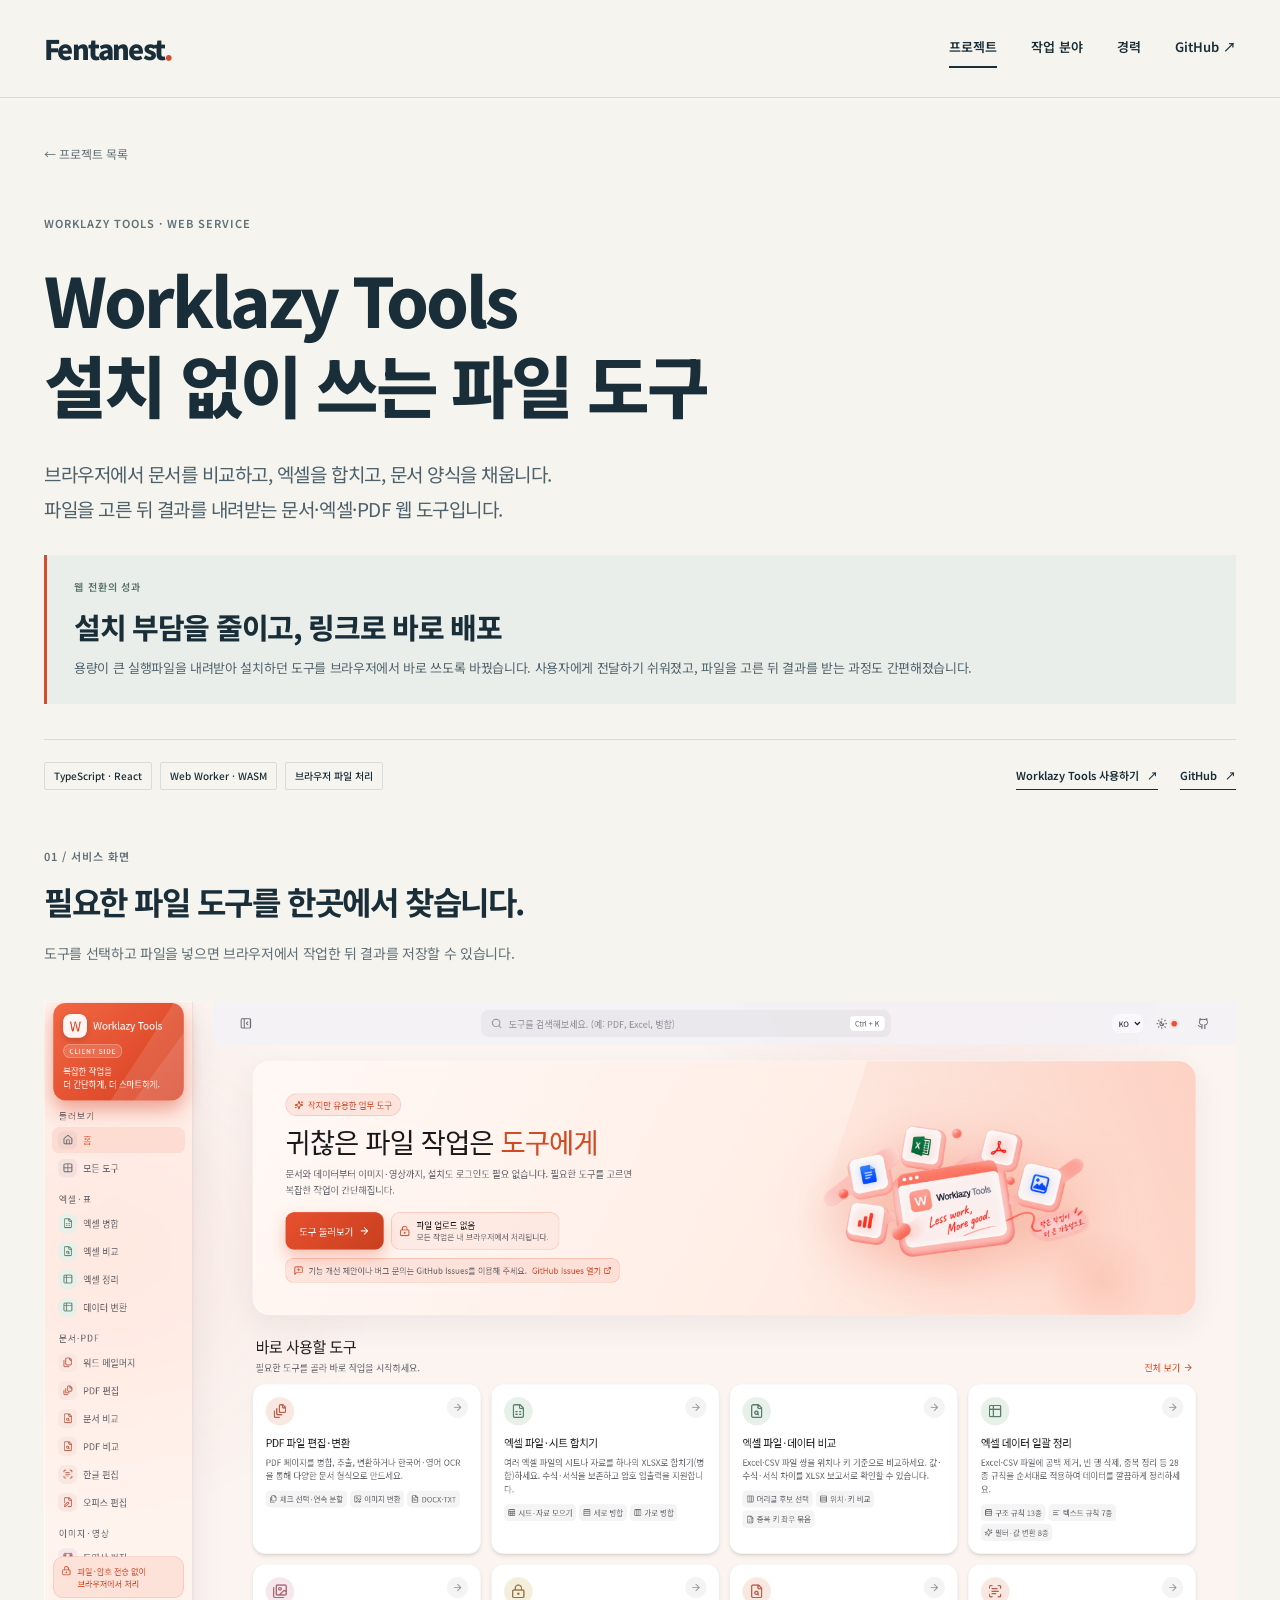
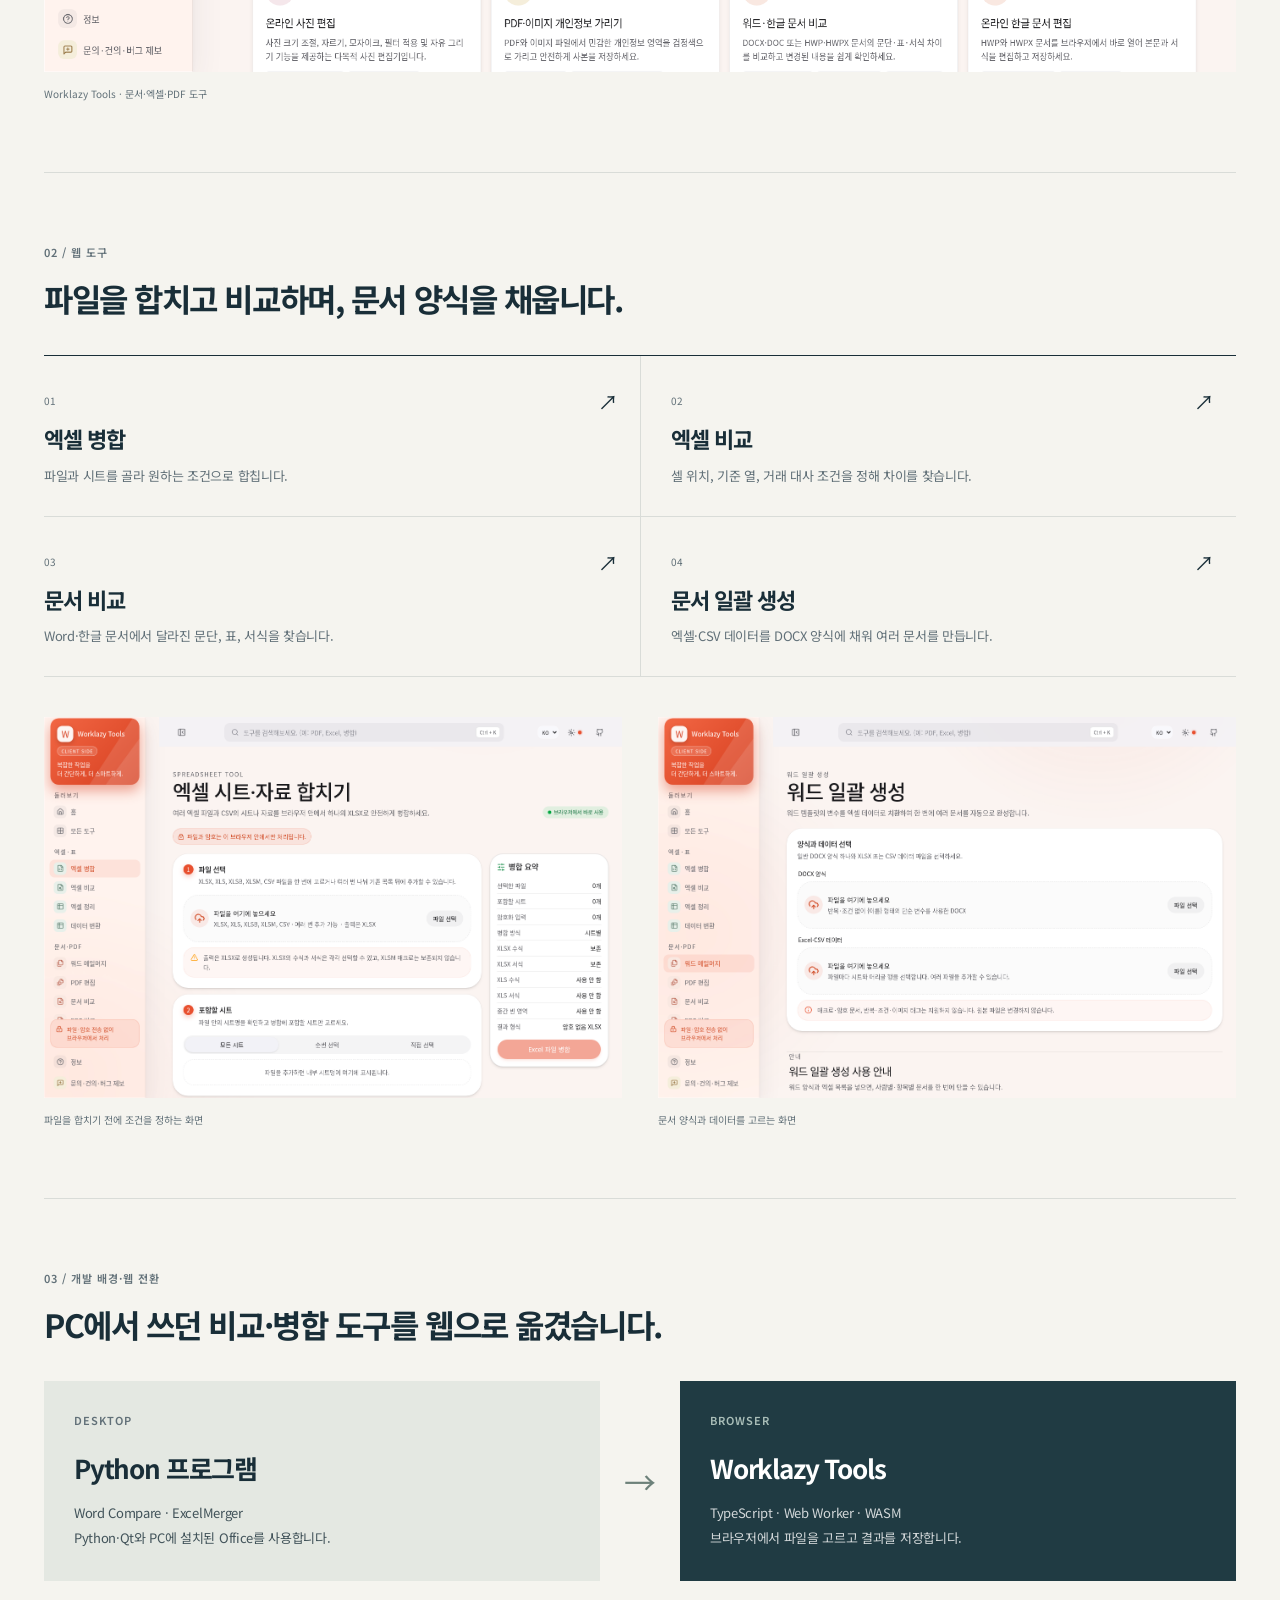
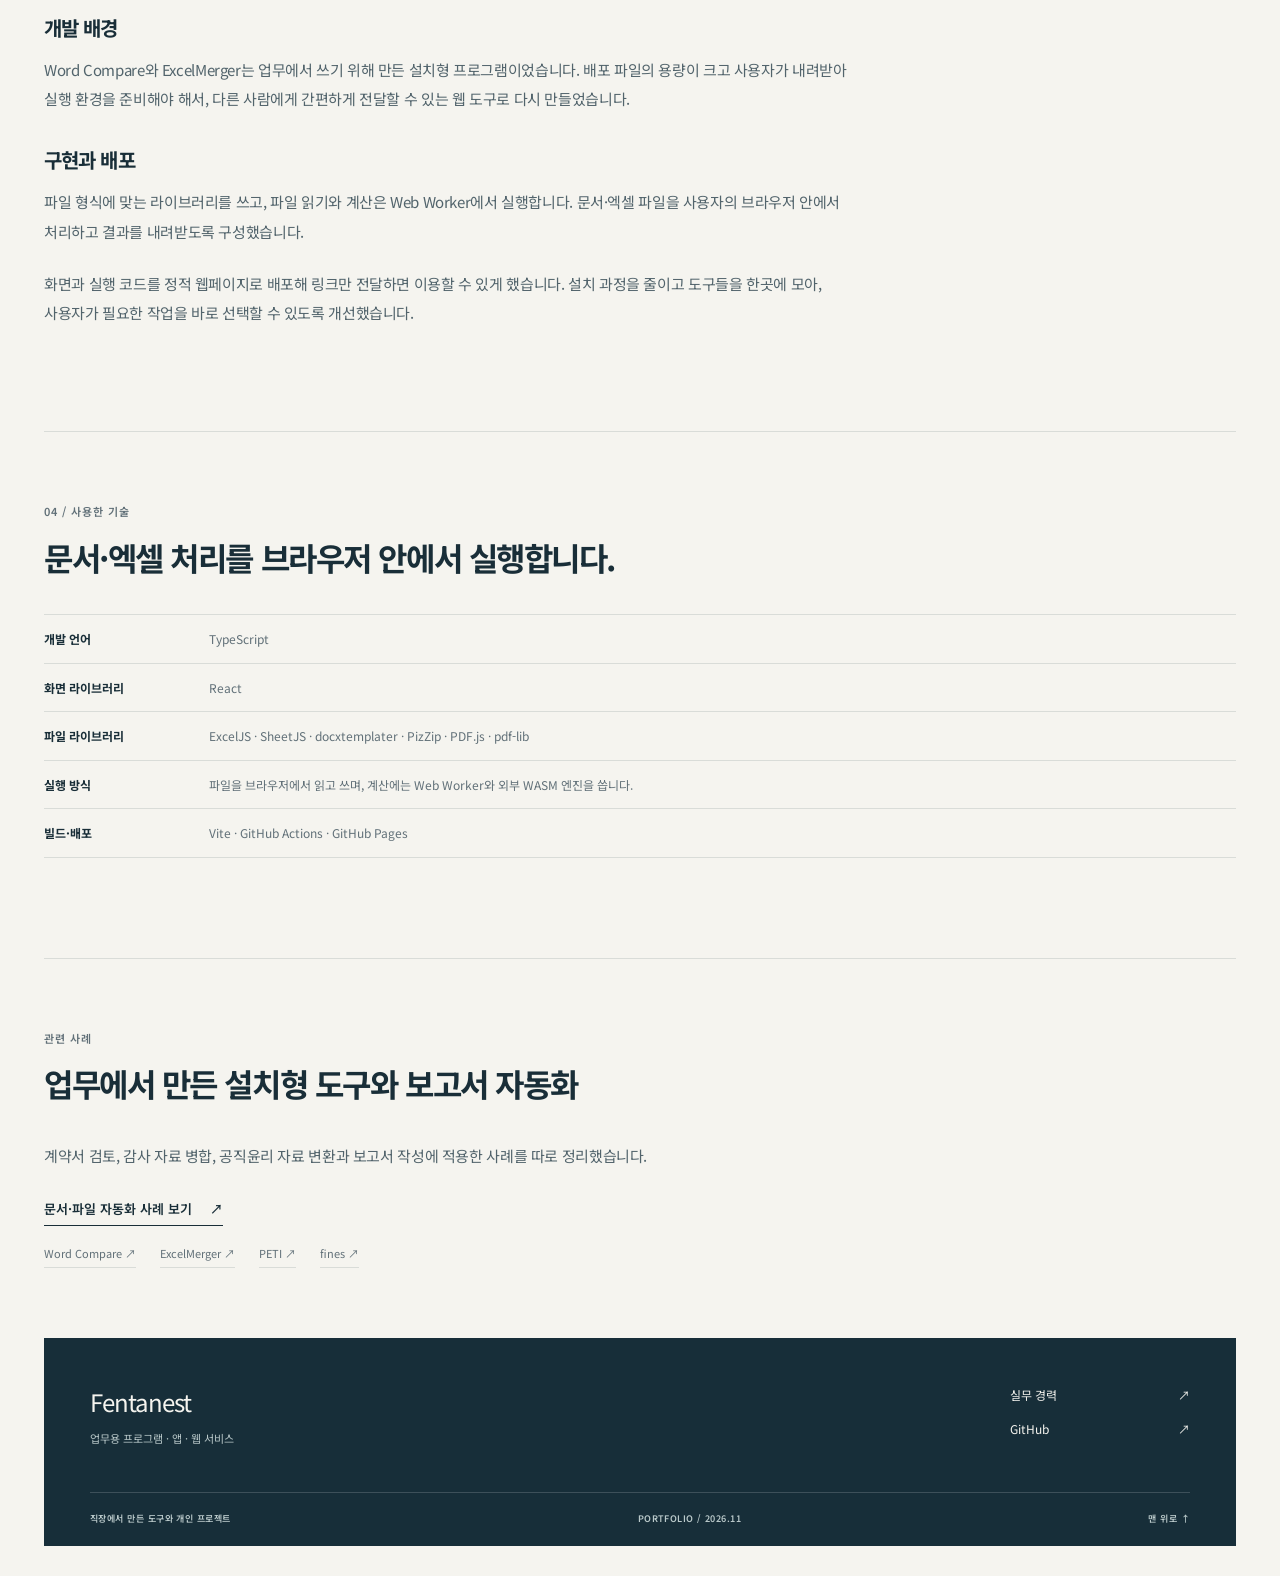
<file: projects/worklazy.html>
<!doctype html>
<html lang="ko"><head><meta charset="utf-8"><meta name="viewport" content="width=device-width, initial-scale=1"><meta name="color-scheme" content="light"><meta name="theme-color" content="#f5f4ef"><title>Worklazy Tools · 문서·엑셀·PDF 웹 도구 · Fentanest</title><meta name="description" content="설치 없이 브라우저에서 쓰는 Worklazy Tools입니다. 문서 비교, 엑셀 병합, 문서 생성 기능과 설치형 프로그램을 웹으로 전환한 과정을 소개합니다."><meta property="og:type" content="website"><meta property="og:locale" content="ko_KR"><meta property="og:title" content="Worklazy Tools · 문서·엑셀·PDF 웹 도구 · Fentanest"><meta property="og:description" content="설치 없이 브라우저에서 쓰는 Worklazy Tools입니다. 문서 비교, 엑셀 병합, 문서 생성 기능과 설치형 프로그램을 웹으로 전환한 과정을 소개합니다."><link rel="icon" href="../assets/favicon.svg" type="image/svg+xml"><link rel="stylesheet" href="../assets/site.css"><link rel="stylesheet" href="../assets/services.css"><link rel="stylesheet" href="../assets/technical.css"><script src="../assets/site.js" defer></script><link rel="stylesheet" href="../assets/portfolio.css?v=20261111"></head>
<body id="top"><a class="skip-link" href="#main">본문으로 이동</a><header class="site-header"><div class="header-inner"><a class="wordmark" href="../index.html" aria-label="Fentanest 포트폴리오 홈">Fentanest<span>.</span></a><nav aria-label="주 메뉴"><a href="../index.html#projects" aria-current="page">프로젝트</a><a href="../index.html#services">작업 분야</a><a href="../career.html">경력</a><a href="https://github.com/Fentanest" target="_blank" rel="noopener noreferrer">GitHub <span aria-hidden="true">↗</span></a></nav></div></header>
<main id="main">
<section class="case-hero wrap">
  <a class="back-link" href="../index.html#projects">← 프로젝트 목록</a>
  <p class="eyebrow">WORKLAZY TOOLS · WEB SERVICE</p>
  <h1>Worklazy Tools<br>설치 없이 쓰는 파일 도구</h1>
  <p class="case-lead">브라우저에서 문서를 비교하고, 엑셀을 합치고, 문서 양식을 채웁니다.<br>파일을 고른 뒤 결과를 내려받는 문서·엑셀·PDF 웹 도구입니다.</p>
  <div class="case-outcome"><p class="eyebrow">웹 전환의 성과</p><p class="case-outcome-title">설치 부담을 줄이고, 링크로 바로 배포</p><p>용량이 큰 실행파일을 내려받아 설치하던 도구를 브라우저에서 바로 쓰도록 바꿨습니다. 사용자에게 전달하기 쉬워졌고, 파일을 고른 뒤 결과를 받는 과정도 간편해졌습니다.</p></div>
  <div class="case-meta"><div class="tags"><span>TypeScript · React</span><span>Web Worker · WASM</span><span>브라우저 파일 처리</span></div><div class="link-row"><a class="text-link" href="https://worklazy.net/ko/" target="_blank" rel="noopener noreferrer">Worklazy Tools 사용하기 <span aria-hidden="true">↗</span></a><a class="text-link" href="https://github.com/Fentanest/WorklazyTools" target="_blank" rel="noopener noreferrer">GitHub <span aria-hidden="true">↗</span></a></div></div>
</section>
<section class="case-section wrap" id="screens">
  <div class="section-heading"><span class="eyebrow">01 / 서비스 화면</span><h2>필요한 파일 도구를 한곳에서 찾습니다.</h2><p>도구를 선택하고 파일을 넣으면 브라우저에서 작업한 뒤 결과를 저장할 수 있습니다.</p></div>
<figure class="project-figure "><a class="image-zoom" href="../assets/worklazy-home.png" data-lightbox data-caption="Worklazy Tools · 문서·엑셀·PDF 도구" aria-label="Worklazy Tools 도구 목록 크게 보기"><img src="../assets/worklazy-home.png" alt="Worklazy Tools 도구 목록" loading="eager" decoding="async" width="1920" height="1080"><span class="zoom-hint" aria-hidden="true">크게 보기 ↗</span></a><figcaption>Worklazy Tools · 문서·엑셀·PDF 도구</figcaption></figure>
</section>
<section class="case-section wrap" id="web-tools"><div class="section-heading"><span class="eyebrow">02 / 웹 도구</span><h2>파일을 합치고 비교하며, 문서 양식을 채웁니다.</h2></div><div class="tool-grid"><a href="https://worklazy.net/ko/tools/excel-merger/" target="_blank" rel="noopener noreferrer"><span>01</span><h3>엑셀 병합</h3><p>파일과 시트를 골라 원하는 조건으로 합칩니다.</p><b aria-hidden="true">↗</b></a><a href="https://worklazy.net/ko/tools/excel-compare/" target="_blank" rel="noopener noreferrer"><span>02</span><h3>엑셀 비교</h3><p>셀 위치, 기준 열, 거래 대사 조건을 정해 차이를 찾습니다.</p><b aria-hidden="true">↗</b></a><a href="https://worklazy.net/ko/tools/document-compare/" target="_blank" rel="noopener noreferrer"><span>03</span><h3>문서 비교</h3><p>Word·한글 문서에서 달라진 문단, 표, 서식을 찾습니다.</p><b aria-hidden="true">↗</b></a><a href="https://worklazy.net/ko/tools/document-generator/" target="_blank" rel="noopener noreferrer"><span>04</span><h3>문서 일괄 생성</h3><p>엑셀·CSV 데이터를 DOCX 양식에 채워 여러 문서를 만듭니다.</p><b aria-hidden="true">↗</b></a></div><div class="two-col gallery-gap"><figure class="project-figure "><a class="image-zoom" href="../assets/worklazy-excel-merger.png" data-lightbox data-caption="파일을 합치기 전에 조건을 정하는 화면" aria-label="엑셀 병합 설정 화면 크게 보기"><img src="../assets/worklazy-excel-merger.png" alt="엑셀 병합 설정 화면" loading="lazy" decoding="async" width="1365" height="900"><span class="zoom-hint" aria-hidden="true">크게 보기 ↗</span></a><figcaption>파일을 합치기 전에 조건을 정하는 화면</figcaption></figure><figure class="project-figure "><a class="image-zoom" href="../assets/worklazy-document-generator.png" data-lightbox data-caption="문서 양식과 데이터를 고르는 화면" aria-label="문서 양식과 데이터 선택 화면 크게 보기"><img src="../assets/worklazy-document-generator.png" alt="문서 양식과 데이터 선택 화면" loading="lazy" decoding="async" width="1365" height="900"><span class="zoom-hint" aria-hidden="true">크게 보기 ↗</span></a><figcaption>문서 양식과 데이터를 고르는 화면</figcaption></figure></div></section>
<section class="case-section wrap" id="web-migration"><div class="section-heading"><span class="eyebrow">03 / 개발 배경·웹 전환</span><h2>PC에서 쓰던 비교·병합 도구를 웹으로 옮겼습니다.</h2></div><div class="migration"><div><span class="eyebrow">DESKTOP</span><h3>Python 프로그램</h3><p>Word Compare · ExcelMerger<br>
Python·Qt와 PC에 설치된 Office를 사용합니다.</p></div><span class="migration-arrow" aria-hidden="true">→</span><div><span class="eyebrow">BROWSER</span><h3>Worklazy Tools</h3><p>TypeScript · Web Worker · WASM<br>
브라우저에서 파일을 고르고 결과를 저장합니다.</p></div></div><div class="prose wide"><h3>개발 배경</h3><p>Word Compare와 ExcelMerger는 업무에서 쓰기 위해 만든 설치형 프로그램이었습니다. 배포 파일의 용량이 크고 사용자가 내려받아 실행 환경을 준비해야 해서, 다른 사람에게 간편하게 전달할 수 있는 웹 도구로 다시 만들었습니다.</p><h3>구현과 배포</h3><p>파일 형식에 맞는 라이브러리를 쓰고, 파일 읽기와 계산은 Web Worker에서 실행합니다. 문서·엑셀 파일을 사용자의 브라우저 안에서 처리하고 결과를 내려받도록 구성했습니다.</p><p>화면과 실행 코드를 정적 웹페이지로 배포해 링크만 전달하면 이용할 수 있게 했습니다. 설치 과정을 줄이고 도구들을 한곳에 모아, 사용자가 필요한 작업을 바로 선택할 수 있도록 개선했습니다.</p></div></section>
<section class="case-section wrap" id="technology">
  <div class="section-heading"><span class="eyebrow">04 / 사용한 기술</span><h2>문서·엑셀 처리를 브라우저 안에서 실행합니다.</h2></div>
<dl class="tech-spec">
  <div><dt>개발 언어</dt><dd>TypeScript</dd></div>
  <div><dt>화면 라이브러리</dt><dd>React</dd></div>
  <div><dt>파일 라이브러리</dt><dd>ExcelJS · SheetJS · docxtemplater · PizZip · PDF.js · pdf-lib</dd></div>
  <div><dt>실행 방식</dt><dd>파일을 브라우저에서 읽고 쓰며, 계산에는 Web Worker와 외부 WASM 엔진을 씁니다.</dd></div>
  <div><dt>빌드·배포</dt><dd>Vite · GitHub Actions · GitHub Pages</dd></div>
</dl>
</section>
<section class="case-section wrap" id="desktop">
  <div class="section-heading"><span class="eyebrow">관련 사례</span><h2>업무에서 만든 설치형 도구와 보고서 자동화</h2></div>
  <div class="prose"><p>계약서 검토, 감사 자료 병합, 공직윤리 자료 변환과 보고서 작성에 적용한 사례를 따로 정리했습니다.</p></div>
  <a class="text-link" href="automation.html">문서·파일 자동화 사례 보기 <span aria-hidden="true">↗</span></a>
  <div class="case-jump-links" aria-label="개별 자동화 사례"><a id="word-compare" href="automation.html#word-compare">Word Compare ↗</a><a id="excel-merger" href="automation.html#excel-merger">ExcelMerger ↗</a><a id="peti" href="automation.html#peti">PETI ↗</a><a id="fines" href="automation.html#fines">fines ↗</a></div>
</section>
</main><footer class="site-footer"><div class="footer-top"><p>Fentanest<span class="footer-sub">업무용 프로그램 · 앱 · 웹 서비스</span></p><div><a href="../career.html">실무 경력 <span aria-hidden="true">↗</span></a><a href="https://github.com/Fentanest" target="_blank" rel="noopener noreferrer">GitHub <span aria-hidden="true">↗</span></a></div></div><div class="footer-bottom"><span>직장에서 만든 도구와 개인 프로젝트</span><span>PORTFOLIO / 2026.11</span><a href="#top">맨 위로 ↑</a></div></footer>
<dialog class="image-dialog" id="image-dialog" aria-label="이미지 크게 보기"><div class="dialog-toolbar"><p id="dialog-caption"></p><button type="button" class="dialog-close" aria-label="이미지 닫기">닫기 <span aria-hidden="true">×</span></button></div><div class="dialog-image-wrap"><img id="dialog-image" alt=""></div></dialog></body></html>
</file>
<file: assets/site.css>
@import url('https://fonts.googleapis.com/css2?family=Noto+Sans+KR:wght@400;500;600;700;800;900&display=swap');
:root{--paper:#f5f4ef;--white:#fff;--ink:#192e38;--muted:#617078;--line:#d9dcd8;--orange:#d74c2d;--soft:#e8eeeb;--navy:#172e39;--radius:4px;--max:1200px}
*{box-sizing:border-box}html{scroll-behavior:smooth;scroll-padding-top:100px}body{margin:0;background:var(--paper);color:var(--ink);font-family:'Noto Sans KR',-apple-system,BlinkMacSystemFont,'Segoe UI',sans-serif;line-height:1.75;-webkit-font-smoothing:antialiased;word-break:keep-all}a{color:inherit;text-decoration:none}button{font:inherit}img{max-width:100%;display:block}h1,h2,h3,p,figure{margin:0}h1,h2,h3{line-height:1.3;letter-spacing:-.045em}h1{font-weight:800}p{letter-spacing:-.025em}.wrap,.header-inner,.site-footer{width:min(calc(100% - 88px),var(--max));margin-inline:auto}.mono,.eyebrow,.node-type,.footer-bottom{font-family:'Noto Sans KR',sans-serif;font-size:11px;letter-spacing:.09em;font-weight:600}.eyebrow{color:var(--muted);display:block;margin-bottom:20px}.skip-link{position:fixed;left:20px;top:-100px;background:var(--ink);color:white;padding:12px 20px;z-index:100}.skip-link:focus{top:15px}:focus-visible{outline:3px solid var(--orange);outline-offset:5px}.site-header{height:98px;border-bottom:1px solid var(--line)}.header-inner{height:100%;display:flex;justify-content:space-between;align-items:center}.wordmark{font-size:28px;font-weight:900;letter-spacing:-.07em}.wordmark span{color:var(--orange)}nav{display:flex;gap:34px;font-size:13px;font-weight:600}nav a{padding-block:7px}nav a[aria-current]{border-bottom:2px solid var(--ink)}nav a:hover,.text-link:hover,.back-link:hover{color:var(--orange)}.hero{padding-top:60px}.hero-kicker,.hero-bottom{display:flex;justify-content:space-between;font-size:12px;font-weight:500;color:var(--muted)}.hero-grid{display:grid;grid-template-columns:1.5fr 1fr;gap:60px;align-items:end;padding:54px 0 59px}.hero h1{font-size:clamp(58px,6.7vw,88px);line-height:1.19;letter-spacing:-.065em}.hero h1 span,.career-hero h1 span{color:var(--orange)}.hero-intro{max-width:380px;padding-bottom:8px}.hero-intro p{font-size:18px;line-height:1.85;margin-bottom:28px}.small-rule{display:block;width:35px;height:3px;background:var(--orange);margin-bottom:27px}.text-link{display:inline-flex;gap:18px;align-items:center;font-size:13px;font-weight:600;padding:4px 0;border-bottom:1px solid currentColor}.hero-bottom{border-top:1px solid var(--line);padding:18px 0}.hero-bottom a{color:var(--ink)}.project-index{padding-top:82px}.index-heading{display:flex;justify-content:space-between;align-items:center;border-bottom:1px solid var(--ink);padding-bottom:20px;margin-bottom:38px}.index-heading h2{font-size:22px;font-weight:700}.featured{display:grid;grid-template-columns:39% 61%;min-height:510px;margin-bottom:34px;border:1px solid var(--line);border-radius:var(--radius);overflow:hidden;background:#fff}.featured-copy{padding:46px 34px 38px;display:flex;flex-direction:column;align-items:flex-start}.featured-copy .eyebrow{font-size:10px;margin-bottom:26px}.featured h3{font-size:35px;margin-bottom:24px}.featured-copy p:not(.eyebrow){font-size:14px;color:var(--muted);line-height:1.9;margin-bottom:26px}.tags{display:flex;gap:8px;flex-wrap:wrap}.tags span{font-size:10px;font-weight:500;border:1px solid var(--line);padding:4px 9px;border-radius:2px}.case-link{margin-top:auto;display:flex;justify-content:space-between;gap:40px;border-top:1px solid var(--line);padding-top:19px;width:100%;font-size:13px;font-weight:700}.case-link span{font-size:23px;font-weight:400;line-height:1}.feature-art{display:block;position:relative;overflow:hidden;min-width:0;transition:background .2s}.safety-art{background:#dfe9e6;padding:32px 30px 0;display:flex;flex-direction:column;align-items:center}.art-label{font-size:11px;letter-spacing:.02em;color:#36564e;align-self:flex-start}.phone-pair{display:flex;justify-content:center;gap:24px;width:100%;padding:28px 25px 0;max-height:440px;overflow:hidden}.phone-frame{width:43%;max-width:185px;aspect-ratio:370/800;border:5px solid #162c35;border-radius:23px;overflow:hidden;box-shadow:0 20px 35px #17372b25;background:#fff}.phone-frame img{width:100%;height:100%;object-fit:cover;object-position:top}.phone-offset{margin-top:40px}.art-footnote{position:absolute;bottom:12px;right:16px;background:#e2ece4e8;padding:3px 7px;font-size:9px;color:#36564e}.work-art{background:#e8e6df;padding:43px 0 0 39px;display:flex;flex-direction:column}.browser-chrome{height:31px;background:#fff;border-radius:7px 0 0 0;display:flex;align-items:center;gap:5px;padding:0 13px;font-size:9px;color:#738087}.browser-chrome i{width:5px;height:5px;border-radius:50%;background:#c8cdca}.browser-chrome span{margin-left:18px}.work-art>img{width:100%;flex:1;min-height:0;object-fit:cover;object-position:top left;border-left:1px solid #ddd}.art-note{font-size:11px;display:flex;align-items:center;justify-content:space-between;gap:10px;padding:23px 25px 25px 0;color:#52605f}.art-note strong{font-weight:600;color:var(--ink)}.sheet-art{background:#dce3ee;display:flex;flex-direction:column;justify-content:center;padding:35px 28px}.sheet-art img{width:100%;box-shadow:0 10px 25px #132e451a;object-fit:contain}.sheet-art .art-note{padding:20px 0 0;justify-content:center}.data-project-row{border-top:1px solid var(--ink);border-bottom:1px solid var(--line);padding:40px 0;display:grid;grid-template-columns:1fr 220px;gap:30px}.data-project-row h3{font-size:29px;margin-bottom:12px}.data-project-row p:not(.eyebrow){font-size:14px;color:var(--muted)}.data-project-row .case-link{align-self:center;margin:0;border:0;padding:0}.data-name-list{grid-column:1/-1;display:flex;gap:25px;font-size:11px;color:var(--muted);border-top:1px solid var(--line);padding-top:20px;flex-wrap:wrap}.career-teaser{margin-top:100px;margin-bottom:100px;display:grid;grid-template-columns:170px 1fr 170px;gap:30px;padding-top:34px;border-top:1px solid var(--ink)}.career-teaser h2{font-size:33px;margin-bottom:22px}.career-teaser p:not(.eyebrow){font-size:15px;color:var(--muted);margin-bottom:24px}.career-teaser-meta{display:flex;flex-direction:column;font-size:12px;gap:12px;color:var(--muted)}.site-footer{background:var(--navy);color:#f5f4ef;padding:46px 46px 20px;margin-bottom:30px}.footer-top{display:flex;justify-content:space-between;gap:30px;margin-bottom:45px}.footer-top>p{font-size:24px;line-height:1.5;letter-spacing:-.04em}.footer-top>div{display:flex;flex-direction:column;gap:13px;font-size:12px;width:180px}.footer-top a{display:flex;justify-content:space-between}.footer-bottom{display:flex;justify-content:space-between;border-top:1px solid #ffffff2a;padding-top:18px;font-size:9px;letter-spacing:.05em;color:#bac9ca}.case-hero{padding-top:40px}.back-link{display:inline-block;font-size:12px;color:var(--muted);margin-bottom:50px}.case-hero .eyebrow{margin-bottom:23px}.case-hero h1{font-size:clamp(43px,5.4vw,68px);line-height:1.25;margin-bottom:30px}.case-lead{font-size:19px;line-height:1.85;color:#4e616b;max-width:860px}.case-meta{display:flex;justify-content:space-between;gap:25px;margin-top:35px;border-top:1px solid var(--line);padding:22px 0;align-items:center}.link-row{display:flex;gap:22px;flex-wrap:wrap}.link-row .text-link{font-size:11px;gap:8px}.case-section{padding-block:70px;border-top:1px solid var(--line)}.case-hero+.case-section{border-top:0;padding-top:35px}.section-heading{margin-bottom:36px}.section-heading .eyebrow{margin-bottom:15px}.section-heading h2{font-size:32px;font-weight:700}.section-heading>p{font-size:14px;color:var(--muted);margin-top:18px}.note{font-size:11px;color:var(--muted);line-height:1.9;margin-top:24px;max-width:950px}.ecosystem{background:#e8ede8;border:1px solid #d9e2d9;padding:44px clamp(24px,9vw,130px);display:flex;flex-direction:column;align-items:center}.eco-source{background:var(--ink);color:white;width:100%;text-align:center;padding:25px;position:relative}.eco-source strong,.eco-branches strong{display:block;font-size:21px;letter-spacing:-.03em}.eco-source p,.eco-branches p{font-size:13px;margin:10px 0;color:inherit;opacity:.8}.node-number{position:absolute;left:18px;top:14px;font-size:10px;opacity:.5}.node-type{font-size:9px;letter-spacing:.13em;opacity:.6}.eco-line{display:flex;flex-direction:column;align-items:center;padding:15px 0 8px;font-size:10px;color:#506964;gap:4px}.eco-line b{font-size:24px;font-weight:400;line-height:1}.eco-hub{width:75%;border:1px solid #91a69c;padding:16px 20px;display:flex;justify-content:space-between;align-items:center;gap:15px;background:#f6f7f2}.eco-hub strong{font-size:14px}.eco-hub span{font-size:11px;color:#536c62}.eco-branches{display:grid;grid-template-columns:1fr 1fr;gap:30px;width:100%;padding-top:38px;position:relative}.eco-branches:before{content:'';position:absolute;top:0;left:25%;width:50%;height:38px;border-left:1px solid #91a69c;border-right:1px solid #91a69c}.eco-branches:after{content:'';position:absolute;top:0;left:25%;width:50%;border-top:1px solid #91a69c}.eco-branches>div{position:relative;background:white;border:1px solid #b5c4bd;padding:23px 20px;text-align:center}.feature-table{border-top:1px solid var(--ink)}.feature-table>div{display:grid;grid-template-columns:70px 1fr 1.4fr;gap:26px;padding:27px 0;border-bottom:1px solid var(--line);align-items:start}.feature-table>div>span{font-size:11px;color:var(--muted)}.feature-table h3{font-size:20px}.feature-table p{font-size:14px;color:var(--muted)}.mobile-gallery{display:flex;justify-content:center;gap:50px;background:#e8ede8;padding:40px 50px;margin-bottom:35px}.mobile-gallery figure{width:230px;max-width:42%}.mobile-gallery .image-zoom{border:1px solid #cbd6d0;border-radius:15px;overflow:hidden}.project-figure img{width:100%;height:auto}.project-figure figcaption{font-size:10px;color:var(--muted);margin-top:13px}.image-zoom{display:block;position:relative;cursor:zoom-in}.zoom-hint{position:absolute;right:12px;bottom:12px;font-size:10px;background:#17313cdd;color:#fff;padding:5px 10px;opacity:0;transition:opacity .2s}.image-zoom:hover .zoom-hint,.image-zoom:focus-visible .zoom-hint{opacity:1}.two-col{display:grid;grid-template-columns:1fr 1fr;gap:36px}.image-pending{border:1px dashed #b7c0be;min-height:220px;display:flex;flex-direction:column;align-items:flex-start;justify-content:center;padding:32px;background:#eeefea}.image-pending .pending-symbol{color:#9eada7;font-size:26px;line-height:1;margin-bottom:18px}.image-pending strong{font-size:15px;font-weight:600}.image-pending p{font-size:12px;color:var(--muted);margin-top:8px;max-width:570px}.pending-label{font-size:10px;color:#6a786d;margin-top:20px}.split-section{display:grid;grid-template-columns:1fr 1.35fr;gap:70px}.prose{font-size:15px;line-height:1.95}.prose p{margin-bottom:23px;color:#52646c}.prose h3{font-size:20px;margin:34px 0 14px}.prose h3:first-child{margin-top:0}.prose .link-row{margin-top:30px}.prose.wide{max-width:820px;margin:34px 0}.work-cover{padding-bottom:60px}.work-cover img{border:1px solid var(--line)}.origin-grid{margin-bottom:40px}.origin-grid article{background:#fff;border:1px solid var(--line);padding:32px}.origin-grid article .eyebrow{font-size:10px;margin-bottom:18px}.origin-grid h3{font-size:25px;margin-bottom:17px}.origin-grid p{font-size:14px;color:var(--muted);margin-bottom:22px}.origin-grid p.small,.small{font-size:11px!important;color:var(--muted)}.origin-grid .text-link{font-size:11px}.migration{display:grid;grid-template-columns:1fr 80px 1fr;align-items:stretch}.migration>div{background:#e4e8e2;padding:30px}.migration>div:last-child{background:#203b43;color:#fff}.migration>div:last-child .eyebrow{color:#aabfb9}.migration h3{font-size:26px;margin-bottom:17px}.migration p{font-size:13px;opacity:.8;line-height:1.9}.migration-arrow{display:flex;align-items:center;justify-content:center;font-size:32px;color:#6d817a}.table-scroll{overflow-x:auto}table{border-collapse:collapse;width:100%;font-size:13px;text-align:left;min-width:600px}caption{font-size:11px;color:var(--muted);text-align:left;padding-bottom:15px}th,td{padding:16px 20px;border-bottom:1px solid var(--line);vertical-align:top}thead th{background:#e6eae5;font-size:11px;font-weight:600}tbody th{font-weight:600;width:20%}.tool-grid{display:grid;grid-template-columns:1fr 1fr;border-top:1px solid var(--ink);margin-top:20px}.tool-grid>a{position:relative;padding:28px 25px 28px 0;border-bottom:1px solid var(--line)}.tool-grid>a:nth-child(even){padding-left:30px;border-left:1px solid var(--line)}.tool-grid>a>span{font-size:10px;color:var(--muted)}.tool-grid h3{font-size:22px;margin:12px 0}.tool-grid p{font-size:13px;color:var(--muted)}.tool-grid b{position:absolute;right:22px;top:28px;font-size:20px;font-weight:400}.tool-grid>a:hover h3{color:var(--orange)}.tool-grid~.image-pending{margin-top:35px}.sheet-heading{display:grid;grid-template-columns:100px 1fr 1fr;gap:25px;align-items:start;margin-bottom:26px}.sheet-heading h2{font-size:27px}.sheet-heading p{font-size:13px;color:var(--muted)}.sheet-section .project-figure img{border:1px solid var(--line)}.data-case-heading{margin-bottom:30px}.data-case-heading h2{font-size:30px}.data-case .prose p{font-size:15px}.flow-text{border-left:2px solid var(--orange);padding:12px 18px;background:#eeeee6;font-size:12px!important}.data-case .image-pending{min-height:250px}.career-hero{padding-top:70px;padding-bottom:55px}.career-hero h1{font-size:clamp(39px,4.8vw,64px);line-height:1.35;margin-bottom:30px}.career-hero .case-lead{max-width:750px;font-size:17px}.career-hero .tags{margin-top:30px}.timeline{border-top:1px solid var(--ink)}.timeline-item{display:grid;grid-template-columns:250px 1fr;gap:35px;padding:40px 0;border-bottom:1px solid var(--line)}.timeline-date{font-size:14px;color:var(--muted);padding-top:28px}.industry{font-size:10px;color:var(--muted);margin-bottom:10px}.timeline h3{font-size:27px}.timeline-role{font-size:12px;margin:12px 0 22px;color:var(--muted)}.timeline-summary{font-size:16px;font-weight:600;margin-bottom:19px}.clean-list{padding:0;list-style:none;margin:0}.clean-list li{position:relative;padding-left:15px;font-size:13px;color:#52646c;margin:9px 0}.clean-list li:before{content:'–';position:absolute;left:0;color:#7b8b88}.work-examples{display:grid;grid-template-columns:repeat(3,1fr);gap:25px}.work-examples article{border-top:3px solid var(--ink);padding-top:24px}.work-examples h3{font-size:23px;margin-bottom:28px}.work-examples dl{margin:0 0 25px}.work-examples dl div{margin-bottom:22px}.work-examples dt{font-size:10px;font-weight:700;color:var(--orange);margin-bottom:7px}.work-examples dd{font-size:13px;margin:0;color:var(--muted);line-height:1.9}.work-examples .text-link{font-size:11px}.method-list{list-style:none;padding:0;margin:0 0 30px}.method-list li{display:flex;gap:25px;padding:17px 0;border-bottom:1px solid var(--line);font-size:13px}.method-list strong{min-width:35px;color:var(--orange);font-size:11px}.method-list span{color:var(--muted)}.credentials h2{font-size:23px;margin-bottom:15px}.credentials p:not(.eyebrow){font-size:12px;color:var(--muted)}.career-source{margin-top:0;margin-bottom:70px}.not-found{min-height:60vh;padding-block:90px}.not-found h1{font-size:42px;margin-bottom:22px}.not-found p{margin-bottom:25px}.button{display:inline-block;background:var(--ink);padding:11px 20px;color:white;font-size:13px}.image-dialog{border:0;width:96vw;max-width:1700px;height:92vh;max-height:92vh;padding:0;background:#f4f5f0;color:var(--ink);box-shadow:0 15px 60px #0003;overflow:hidden}.image-dialog::backdrop{background:#101e28d9;backdrop-filter:blur(4px)}.dialog-toolbar{display:flex;justify-content:space-between;align-items:center;border-bottom:1px solid var(--line);height:60px;padding:12px 22px;gap:20px}.dialog-toolbar p{font-size:12px}.dialog-close{border:0;background:var(--ink);color:white;padding:7px 15px;cursor:pointer;white-space:nowrap;font-size:12px}.dialog-image-wrap{height:calc(100% - 60px);overflow:auto;padding:22px;display:flex;align-items:flex-start;justify-content:center}.dialog-image-wrap img{max-width:100%;max-height:100%;width:auto;height:auto;object-fit:contain;margin:auto}.body-dialog-open{overflow:hidden}
@media(min-width:1500px){.wrap,.header-inner,.site-footer{width:1200px}}
@media(max-width:1000px){.wrap,.header-inner,.site-footer{width:calc(100% - 56px)}.hero-grid{gap:35px;grid-template-columns:1.3fr 1fr}.hero-intro p{font-size:16px}.featured{min-height:470px;grid-template-columns:43% 57%}.featured-copy{padding:33px 28px}.featured h3{font-size:29px}.featured-copy p:not(.eyebrow){font-size:12px}.phone-pair{gap:18px;padding-inline:0;max-height:400px}.phone-frame{border-width:4px;border-radius:18px}.feature-art{padding-left:25px}.safety-art{padding-left:25px}.art-note{font-size:10px}.career-teaser{grid-template-columns:130px 1fr}.career-teaser-meta{display:none}.case-meta{align-items:flex-start;flex-direction:column;gap:15px}.split-section{gap:40px}.feature-table>div{grid-template-columns:45px 1fr 1.4fr;gap:20px}.feature-table h3{font-size:17px}.feature-table p{font-size:12px}.timeline-item{grid-template-columns:185px 1fr}.work-examples{gap:22px}.work-examples h3{font-size:20px}.sheet-heading{grid-template-columns:80px 1fr}.sheet-heading>p{grid-column:2}.eco-hub{width:85%}}
@media(max-width:700px){html{scroll-padding-top:30px}.wrap,.header-inner,.site-footer{width:calc(100% - 36px)}.site-header{height:76px}.wordmark{font-size:24px}nav{gap:18px;font-size:11px}.hero{padding-top:32px}.hero-kicker>span:first-child{font-size:10px}.hero-kicker>.mono{display:none}.hero-grid{display:block;padding:32px 0}.hero h1{font-size:clamp(49px,12.5vw,74px)}.hero-intro{margin-top:37px;padding:0;max-width:none}.small-rule{margin-bottom:20px;width:28px;height:2px}.hero-intro p{font-size:14px;line-height:1.85;margin-bottom:20px}.hero-bottom{font-size:9px;padding-block:14px}.hero-bottom>span{max-width:62%}.project-index{padding-top:48px}.index-heading{padding-bottom:17px;margin-bottom:24px}.index-heading h2{font-size:20px}.index-heading .mono{font-size:9px}.featured{display:flex;flex-direction:column;margin-bottom:23px}.featured-copy{padding:28px 25px}.featured-copy .eyebrow{margin-bottom:20px;font-size:9px}.featured h3{font-size:31px;margin-bottom:18px}.featured-copy p:not(.eyebrow){font-size:13px;margin-bottom:20px}.featured .tags{margin-bottom:26px}.tags span{font-size:9px;padding:3px 7px}.case-link{font-size:12px;padding-top:16px}.safety-art{height:370px;padding:24px 24px 0}.art-label{font-size:9px}.phone-pair{padding-top:23px;gap:23px;max-height:355px}.phone-frame{max-width:150px;min-width:100px}.phone-offset{margin-top:23px}.art-footnote{font-size:8px}.work-art{height:310px;padding:25px 0 0 25px}.browser-chrome{height:24px}.work-art>img{height:210px;object-fit:cover}.art-note{padding:17px 20px 20px 0;font-size:9px}.sheet-art{height:auto;padding:25px 20px;min-height:240px}.sheet-art .art-note{font-size:9px}.data-project-row{display:block;padding:29px 0}.data-project-row h3{font-size:25px}.data-project-row p:not(.eyebrow){font-size:12px}.data-project-row .case-link{margin-top:28px;max-width:230px}.data-name-list{margin-top:27px;gap:15px;font-size:9px}.career-teaser{display:block;margin-top:60px;margin-bottom:55px;padding-top:27px}.career-teaser h2{font-size:28px}.career-teaser p:not(.eyebrow){font-size:13px}.career-teaser .eyebrow{font-size:10px;margin-bottom:25px}.site-footer{padding:31px 25px 17px;margin-bottom:18px}.footer-top{margin-bottom:32px}.footer-top>p{font-size:19px}.footer-top>div{font-size:10px;width:95px;gap:15px}.footer-bottom{font-size:8px;letter-spacing:0;flex-wrap:wrap;gap:12px}.footer-bottom>span:nth-child(2){display:none}.case-hero{padding-top:28px}.back-link{margin-bottom:37px;font-size:10px}.case-hero .eyebrow{font-size:9px;margin-bottom:20px}.case-hero h1{font-size:clamp(36px,9vw,54px);margin-bottom:25px}.case-lead{font-size:14px;line-height:1.9}.case-lead br{display:none}.case-meta{margin-top:27px;padding-top:20px}.link-row{gap:16px}.link-row .text-link{font-size:10px}.case-section{padding-block:44px}.case-hero+.case-section{padding-top:22px}.section-heading{margin-bottom:26px}.section-heading h2{font-size:25px}.section-heading .eyebrow{font-size:9px;margin-bottom:14px}.section-heading>p{font-size:12px}.ecosystem{padding:25px 17px}.eco-source{padding:25px 15px 20px}.eco-source strong,.eco-branches strong{font-size:17px}.eco-source p,.eco-branches p{font-size:11px}.node-number{font-size:8px;top:10px;left:12px}.node-type{font-size:7px}.eco-hub{width:90%;flex-direction:column;gap:5px;text-align:center;padding:13px 10px}.eco-hub strong{font-size:13px}.eco-hub span{font-size:9px}.eco-branches{gap:14px;padding-top:28px}.eco-branches:before{height:28px}.eco-branches>div{padding:24px 9px 16px}.eco-branches strong{font-size:15px}.eco-branches p{font-size:10px}.feature-table>div{display:block;padding:24px 0}.feature-table>div>span{display:block;margin-bottom:10px;font-size:9px}.feature-table h3{font-size:19px;margin-bottom:12px}.feature-table p{font-size:13px}.mobile-gallery{gap:22px;padding:25px 18px;margin-bottom:25px}.mobile-gallery figure{max-width:46%;width:230px}.project-figure figcaption{font-size:9px;line-height:1.75}.two-col,.split-section{grid-template-columns:1fr;gap:25px}.image-pending{padding:25px;min-height:200px}.image-pending strong{font-size:14px}.image-pending p{font-size:11px}.note{font-size:10px;margin-top:20px}.prose{font-size:13px}.prose p{margin-bottom:20px}.prose h3{font-size:19px;margin-top:28px}.split-section>.section-heading,.split-section>div>.section-heading{margin-bottom:0}.origin-grid article{padding:25px}.origin-grid h3{font-size:23px}.origin-grid p{font-size:13px}.migration{grid-template-columns:1fr}.migration>div{padding:24px}.migration h3{font-size:23px}.migration-arrow{height:50px;transform:rotate(90deg);font-size:26px}.prose.wide{margin-top:25px}.tool-grid{grid-template-columns:1fr}.tool-grid>a:nth-child(even){padding-left:0;border-left:0}.tool-grid h3{font-size:21px}.sheet-heading{display:block}.sheet-heading .eyebrow{font-size:9px;margin-bottom:13px}.sheet-heading h2{font-size:25px;margin-bottom:14px}.sheet-heading p{font-size:12px}.sheet-section{padding-block:35px}.sheet-section .image-zoom{overflow-x:auto}.zoom-hint{opacity:1;font-size:8px;right:7px;bottom:7px;padding:3px 7px}.data-case-heading h2{font-size:26px}.data-case .prose p{font-size:13px}.data-case .image-pending{min-height:190px}.career-hero{padding:45px 0 37px}.career-hero h1{font-size:clamp(33px,8.5vw,49px);margin-bottom:25px}.career-hero .case-lead{font-size:14px}.timeline-item{grid-template-columns:1fr;gap:17px;padding:29px 0}.timeline-date{padding:0;font-size:10px;color:var(--orange)}.timeline h3{font-size:24px}.industry{font-size:9px;margin-bottom:9px}.timeline-role{font-size:11px;margin-bottom:20px}.timeline-summary{font-size:15px}.clean-list li{font-size:12px;line-height:1.95}.work-examples{grid-template-columns:1fr;gap:35px}.work-examples h3{font-size:23px;margin-bottom:22px}.work-examples dl div{display:grid;grid-template-columns:37px 1fr;gap:15px;margin-bottom:15px}.work-examples dd{font-size:12px}.work-examples dt{font-size:9px;padding-top:3px}.method-list li{gap:18px;font-size:12px}.credentials{gap:35px}.credentials h2{font-size:21px}.career-source{margin-bottom:42px}.image-dialog{width:100vw;height:95vh;max-width:100vw;max-height:95vh}.dialog-toolbar{height:auto;min-height:55px;padding:12px}.dialog-toolbar p{font-size:10px}.dialog-close{font-size:10px;padding:6px 11px}.dialog-image-wrap{padding:12px;height:calc(100% - 65px);display:block;overflow:auto}.dialog-image-wrap img{max-width:none;width:auto;height:auto;max-height:none;min-width:100%}.not-found{padding-block:60px}.not-found h1{font-size:31px}.not-found p{font-size:14px}}
@media(prefers-reduced-motion:reduce){html{scroll-behavior:auto}*{transition:none!important;animation:none!important}}
@media print{body{background:white;font-size:10pt}.site-header,.site-footer,.back-link,.image-pending,.image-dialog,.zoom-hint{display:none!important}.wrap{width:100%;max-width:none}.case-section{padding:25px 0}.case-hero,.career-hero{padding-top:0}a{color:inherit}.timeline-item,.project-figure,.work-examples article{break-inside:avoid}.career-hero h1{font-size:30pt}.timeline{border-top:1px solid #aaa}.timeline-item{padding:20px 0}.work-examples{display:block}.work-examples article{padding-top:15px;margin-bottom:20px}.two-col,.split-section{display:block}.case-meta{display:none}}
</file>
<file: assets/services.css>
.hero-intro .hero-background{font-size:12px;color:var(--muted);margin-top:-10px;margin-bottom:23px}.featured-copy p.case-evidence{font-size:10px;line-height:1.9;margin:22px 0 30px;color:#6d7d82}.project-directory{padding-top:65px}.project-directory>a{display:grid;grid-template-columns:45px 300px 1fr 25px;gap:20px;align-items:center;padding:24px 0;border-bottom:1px solid var(--line)}.project-directory>a>span{font-size:10px;color:var(--muted)}.project-directory>a>strong{font-size:17px;font-weight:600;letter-spacing:-.04em}.project-directory>a>p{font-size:12px;color:var(--muted)}.project-directory>a>b{font-size:23px;font-weight:400}.project-directory>a:hover>strong{color:var(--orange)}.pending-sheet-art{align-items:flex-start;justify-content:center;padding:45px}.pending-art-heading{border-top:2px solid #6c8391;padding-top:23px;width:100%;margin-bottom:35px}.pending-art-heading .eyebrow{font-size:10px}.pending-art-heading strong{font-size:29px;letter-spacing:-.04em}.pending-art-heading p{font-size:13px;line-height:1.9;margin-top:20px;color:#576d7b}.pending-art-heading .pending-label{display:block;color:#576d7b;font-size:10px}.pending-sheet-art>.text-link{font-size:11px}.document-art{background:#eee8dc;padding:34px 42px;display:flex;flex-direction:column;justify-content:center}.document-art>.eyebrow{font-size:10px;color:#837256;margin-bottom:24px}.document-flow{display:flex;flex-direction:column;gap:8px;align-items:center}.document-flow>div{position:relative;width:100%;border:1px solid #c9bfae;background:#f8f6f0;padding:17px 25px 17px 48px}.document-flow>div>span{position:absolute;left:17px;top:20px;font-size:9px;color:#9a8a70}.document-flow strong{font-size:19px;letter-spacing:-.03em}.document-flow p{font-size:11px;color:#897857;margin-top:5px}.document-flow>b{font-size:17px;font-weight:400;color:#a48c69;line-height:1.2}.document-art .art-footnote{background:#eee8dce8;color:#8b7a61;bottom:10px;font-size:8px}.case-section h2{overflow-wrap:anywhere}
@media(max-width:1000px){.featured-copy p.case-evidence{font-size:9px;margin:17px 0 25px}.project-directory>a{grid-template-columns:30px 240px 1fr 20px;gap:18px}.project-directory>a>strong{font-size:15px}.project-directory>a>p{font-size:11px}.document-art{padding:30px}.pending-sheet-art{padding:30px}.pending-art-heading strong{font-size:25px}}
@media(max-width:700px){.hero-intro .hero-background{font-size:11px;margin-top:-4px;margin-bottom:18px}.featured-copy p.case-evidence{font-size:10px;margin:0 0 25px}.featured .tags{margin-bottom:19px}.project-directory{padding-top:36px}.project-directory>a{grid-template-columns:25px 1fr 20px;gap:10px;padding:20px 0}.project-directory>a>strong{font-size:15px}.project-directory>a>p{grid-column:2;grid-row:2;font-size:10px}.project-directory>a>b{grid-column:3;grid-row:1/3;font-size:21px}.document-art{padding:28px 25px 35px;min-height:390px}.document-art>.eyebrow{font-size:9px;margin-bottom:18px}.document-flow>div{padding:14px 18px 14px 43px}.document-flow>div>span{top:17px;left:17px;font-size:8px}.document-flow strong{font-size:17px}.document-flow p{font-size:10px}.pending-sheet-art{padding:28px 25px;min-height:300px}.pending-art-heading strong{font-size:25px}.pending-art-heading p{font-size:12px}.pending-art-heading{margin-bottom:24px}.document-art .art-footnote{font-size:7px}}
</file>
<file: assets/technical.css>
.wordmark{font-size:27px;letter-spacing:-.06em}
.hero h1{font-size:clamp(54px,6.1vw,81px)}
.hero-bottom>span{letter-spacing:.015em}
.footer-sub{display:block;margin-top:10px;font-size:11px;color:#bac9ca;letter-spacing:0}
.tech-spec{margin:25px 0 30px;padding:0;border-top:1px solid var(--line);font-size:12px;line-height:1.8}
.tech-spec>div{display:grid;grid-template-columns:140px 1fr;gap:25px;padding:13px 0;border-bottom:1px solid var(--line)}
.tech-spec dt{font-weight:700;color:var(--ink)}
.tech-spec dd{margin:0;color:var(--muted);overflow-wrap:anywhere}
.tech-spec+figure{margin-top:40px}
.prose .tech-spec{font-size:12px}
.prose .tech-spec>div,.origin-grid .tech-spec>div{grid-template-columns:105px 1fr;gap:15px}
.origin-grid .tech-spec{font-size:11px;margin-top:25px}
.origin-grid .small{margin-top:15px}
.origin-grid+figure{margin-top:35px}
.gallery-gap{margin-top:40px}
.api-art{background:#e1e7ed;padding:35px 42px;display:flex;flex-direction:column;justify-content:center}
.api-art>.eyebrow{font-size:10px;color:#556f87;margin-bottom:22px}
.api-flow{display:flex;flex-direction:column;align-items:center;gap:7px}
.api-flow>div{width:100%;background:#f7f9fa;border:1px solid #b9c9d6;padding:14px 22px}
.api-flow>div>span{display:block;font-size:9px;color:#72859b;margin-bottom:3px}
.api-flow strong{font-size:20px;letter-spacing:-.025em}
.api-flow p{font-size:11px;color:#657c92;margin-top:3px}
.api-flow>b{font-weight:400;color:#7991a6;line-height:1.2}
.pipeline-steps{display:grid;grid-template-columns:repeat(3,1fr);gap:25px}
.pipeline-steps>div{padding:25px;border-top:3px solid #345969;background:#eaf0ed}
.pipeline-steps span{display:block;font-size:10px;color:#688078;margin-bottom:18px}
.pipeline-steps strong{font-size:21px;letter-spacing:-.04em}
.pipeline-steps p{font-size:13px;color:var(--muted);margin-top:18px;line-height:1.9}
.related-grid{display:grid;grid-template-columns:1fr 1fr;gap:35px}
.related-grid article{border-top:1px solid var(--line);padding-top:25px}
.related-grid h3{font-size:22px;margin-bottom:15px}
.related-grid p{font-size:13px;color:var(--muted);margin-bottom:22px}
.project-stack-table table{min-width:820px}
.project-stack-table th:first-child{width:230px}
.project-stack-table .text-link{font-size:12px;gap:10px;border-bottom:0;white-space:normal}
.project-stack-table td{font-size:12px}
.case-section .table-scroll{margin-block:28px}
.case-section .table-scroll+ .text-link{margin-top:10px}
.document-art .art-footnote{max-width:calc(100% - 30px);text-align:right}
.credentials{grid-template-columns:1fr}
@media(max-width:1000px){.tech-spec>div{grid-template-columns:120px 1fr;gap:18px}.api-art{padding:30px}.pipeline-steps{gap:18px}.pipeline-steps>div{padding:22px}.pipeline-steps strong{font-size:19px}}
@media(max-width:700px){.wordmark{font-size:21px}nav{gap:13px;font-size:10px}.hero h1{font-size:clamp(42px,10.5vw,65px);line-height:1.25}.hero-kicker>span:first-child{font-size:9px}.hero-bottom{gap:20px}.hero-bottom>span{max-width:56%;line-height:1.8}.hero-bottom>a{font-size:9px;text-align:right}.footer-top>p{font-size:20px}.footer-sub{font-size:9px;max-width:180px;line-height:1.9}.footer-top>div{min-width:85px}.tech-spec{font-size:11px;margin:22px 0 28px}.tech-spec>div,.prose .tech-spec>div,.origin-grid .tech-spec>div{grid-template-columns:95px 1fr;gap:13px;padding-block:11px}.tech-spec+figure{margin-top:25px}.prose .tech-spec{font-size:11px}.origin-grid .tech-spec{font-size:10px}.api-art{padding:28px 25px;min-height:410px}.api-art>.eyebrow{font-size:9px}.api-flow>div{padding:13px 18px}.api-flow strong{font-size:18px}.api-flow p{font-size:10px}.pipeline-steps{grid-template-columns:1fr;gap:15px}.pipeline-steps>div{padding:20px}.pipeline-steps span{margin-bottom:10px}.pipeline-steps p{font-size:12px;margin-top:10px}.related-grid{grid-template-columns:1fr;gap:30px}.related-grid h3{font-size:21px}.related-grid p{font-size:12px}.gallery-gap{margin-top:25px}.project-stack-table table{min-width:750px}.project-stack-table .text-link{font-size:11px}.project-stack-table td{font-size:11px}.project-stack-table th:first-child{width:190px}}

/* Service screenshots: larger map and combined extension screen. */
.service-screen-gallery{display:grid;grid-template-columns:minmax(0,.9fr) minmax(0,1.1fr);align-items:start;gap:28px;margin-top:35px;scroll-margin-top:110px}
.service-screen-gallery .project-figure{width:100%;max-width:none;margin:0}
.service-screen-map .image-zoom{border:1px solid #24302a;background:#0a0a0a;overflow:hidden;border-radius:5px}
.service-screen-map img{display:block;width:100%;height:auto;max-height:none;aspect-ratio:auto;object-fit:contain;object-position:top}
.service-screen-extension{scroll-margin-top:110px}
.service-screen-extension .image-zoom{border:1px solid #d6deea;background:#f6f9ff}
.service-screen-extension img{display:block;width:100%;height:auto;object-fit:contain}
.image-dialog-scroll .dialog-image-wrap{display:block}
.image-dialog-scroll .dialog-image-wrap img{display:block;max-width:none;max-height:none;min-width:0;width:auto;height:auto;margin:0 auto}
@media(max-width:900px){.service-screen-gallery{grid-template-columns:1fr;gap:32px}.service-screen-gallery .project-figure{max-width:690px;margin-inline:auto}}
@media(max-width:700px){.service-screen-gallery{margin-top:25px;gap:30px}.service-screen-extension{scroll-margin-top:100px}}

/* Data services: readable captures beneath each implementation summary. */
.data-case-summary{align-items:start}
.data-case-summary>.tech-spec{margin:0}
.data-screen-gallery{display:grid;gap:32px;scroll-margin-top:100px}
.data-screen-gallery .project-figure{min-width:0;margin:0}
.data-screen-gallery .image-zoom{border:1px solid var(--line);border-radius:5px;overflow:hidden;background:#fff}
.data-screen-gallery img{display:block;width:100%;height:auto}
.data-screen-gallery+.text-link{margin-top:28px}
@media(max-width:700px){.data-screen-gallery{gap:25px;scroll-margin-top:30px}}
</file>
<file: assets/portfolio.css>
/* Portfolio overview and consistent case details. */
.case-outcome{margin-top:28px;padding:23px 27px;border-left:3px solid var(--orange);background:#e9eeea}
.case-outcome>.eyebrow,.case-hero .case-outcome>.eyebrow{font-size:10px;margin-bottom:10px;color:#557068}
.case-outcome>.case-outcome-title{font-size:clamp(22px,2.35vw,29px);font-weight:750;line-height:1.45;letter-spacing:-.045em;color:var(--ink);margin:0 0 9px}
.case-outcome>p:last-child:not(.case-outcome-title){font-size:13px;line-height:1.9;color:#52646c;max-width:950px}
.project-card-copy>.project-card-result{font-size:12px;font-weight:700;color:#aa3b23;border-top:1px solid var(--line);padding-top:13px;margin:0 0 17px}
.case-outcome+.text-link{margin-top:22px}
.community-screen-gallery{grid-template-columns:repeat(2,minmax(0,1fr));align-items:start}
.community-screen-gallery .community-preview{width:100%;max-width:none;margin:0}
.community-preview .image-zoom{height:560px;overflow:hidden;border:1px solid var(--line);border-radius:5px;background:#fff}
.community-preview img{width:100%;height:auto;max-height:none;object-position:top}
.community-preview .zoom-hint{opacity:1;font-size:11px;padding:7px 13px}
.community-screen-gallery .service-screen-wide{grid-column:1/-1;width:100%;max-width:none;margin:0}
@media(max-width:700px){.community-screen-gallery{grid-template-columns:1fr}.community-preview .image-zoom{height:420px}}
.wts-figure .image-zoom{border:1px solid #cbd4d7;border-radius:5px;overflow:hidden;background:#fff;box-shadow:0 9px 30px #172e3908}
.wts-screen{display:block;aspect-ratio:1920/946;overflow:hidden;background:#fff}
.wts-screen img{width:100%;height:auto;max-width:none}
.wts-screen-story{margin-top:58px;padding-top:35px;border-top:1px solid var(--line)}
.wts-screen-story .two-col{gap:45px;align-items:start;margin-bottom:22px}
.wts-screen-story h3{font-size:25px;line-height:1.4}
.wts-screen-story .eyebrow{font-size:10px;margin-bottom:12px;color:var(--orange)}
.wts-screen-story .prose p{margin:0}
.implementation-points .text-link{font-size:11px;margin-top:15px}
.wts-dialog-crop{width:min(100%,calc((90vh - 105px)*1920/946));aspect-ratio:1920/946;overflow:hidden;flex-shrink:0;margin:auto}
.wts-dialog-crop>#dialog-image{width:100%;height:auto;max-width:none;max-height:none;min-width:0}
@media(max-width:700px){.case-outcome{padding:20px;margin-top:23px}.case-outcome>.case-outcome-title{font-size:23px}.case-outcome>p:last-child:not(.case-outcome-title){font-size:12px}.wts-screen-story{margin-top:35px;padding-top:27px}.wts-screen-story .two-col{gap:17px;margin-bottom:20px}.wts-screen-story h3{font-size:22px}.wts-dialog-crop{width:1920px;max-width:none;margin:0}.wts-figure .zoom-hint{font-size:9px}}
.overview-hero{padding-top:48px;padding-bottom:54px}
.overview-hero>.eyebrow{margin-bottom:25px}
.overview-hero h1{font-size:clamp(39px,5vw,64px);line-height:1.3;letter-spacing:-.055em}
.overview-hero h1>span{color:var(--orange)}
.overview-intro{font-size:16px;line-height:1.95;color:#52646c;margin-top:27px;max-width:850px}
.overview-actions{display:flex;gap:12px;flex-wrap:wrap;margin-top:28px}
.outline-button{display:inline-flex;align-items:center;justify-content:space-between;gap:32px;border:1px solid #9ca9aa;padding:10px 17px;min-width:160px;font-size:12px;font-weight:600;background:#fff9}
.outline-button:hover{border-color:var(--orange);color:var(--orange)}
.overview-section{padding-block:52px;border-top:1px solid var(--line);scroll-margin-top:35px}
.overview-section-heading{display:flex;align-items:end;justify-content:space-between;gap:25px;margin-bottom:28px}
.overview-section-heading .eyebrow{font-size:10px;margin-bottom:11px}
.overview-section-heading h2{font-size:30px}
.overview-section-heading>.text-link{font-size:11px;white-space:nowrap}
.selected-projects{display:grid;grid-template-columns:repeat(2,minmax(0,1fr));gap:30px}
.project-card{min-width:0;border:1px solid var(--line);background:#fff;overflow:hidden;border-radius:4px}
.project-card>a{display:flex;flex-direction:column;height:100%}
.project-card>a:hover h3{color:var(--orange)}
.project-card-image{height:290px;display:flex;align-items:center;justify-content:center;background:#e8edeb;border-bottom:1px solid var(--line);overflow:hidden;padding:18px}
.project-card-image img{width:100%;height:100%;object-fit:contain;object-position:center}
.project-card-image.image-folio{padding:0 22px;background:#e8ecf0}
.image-folio img{height:auto;max-height:none;align-self:flex-start;object-position:top;margin-top:18px}
.image-fines{background:#e8ece8}.image-worklazy{background:#e9edf2}.image-safety{background:#e5eaf2}.image-peti{background:#ecefeb}.image-sheet{background:#ece9e0}
.project-card-copy{padding:25px 27px 22px;display:flex;flex-direction:column;flex:1}
.project-context{font-size:10px;color:#6b797e;margin-bottom:10px}
.project-card h3{font-size:27px;display:flex;justify-content:space-between;gap:14px;margin-bottom:15px}
.project-card h3>span{font-size:23px;font-weight:400}
.project-card-copy>p:not(.project-context):not(.project-card-detail):not(.project-card-result){font-size:13px;line-height:1.9;color:#52646c;margin-bottom:19px}
.project-card-stack{display:flex;flex-wrap:wrap;gap:6px 18px;font-size:11px;font-weight:600;margin-top:auto;padding-top:6px}
.project-card-copy>.project-card-detail{font-size:10px;line-height:1.9;color:#69777b;margin-top:9px}
.capability-grid{display:grid;grid-template-columns:repeat(3,minmax(0,1fr));column-gap:30px;row-gap:0;border-top:1px solid var(--ink)}
.capability-grid>a{min-width:0;display:block;padding:23px 0 25px;border-bottom:1px solid var(--line)}
.capability-number{display:block;font-size:10px;color:var(--orange);margin-bottom:15px}
.capability-grid h3{font-size:20px;margin-bottom:12px}
.capability-grid p{font-size:12px;color:#52646c;line-height:1.9}
.capability-projects{display:block;font-size:10px;color:#6b797e;line-height:1.8;margin-top:14px}
.capability-grid>a:hover h3{color:var(--orange)}
.project-list-table table{min-width:800px;font-size:12px}
.project-list-table th,.project-list-table td{padding:16px 17px}
.project-list-table th:first-child{width:23%}
.project-list-table tbody a{font-size:12px}
.project-list-table tbody a:hover{color:var(--orange);text-decoration:underline;text-underline-offset:4px}
.overview-career{display:grid;grid-template-columns:1fr 1.6fr;gap:65px;border-top:1px solid var(--line);padding-block:55px 70px}
.overview-career h2{font-size:31px;line-height:1.45}
.overview-career .eyebrow{font-size:10px;margin-bottom:16px}
.overview-career>div>p:not(.eyebrow){font-size:14px;color:#52646c;line-height:1.95;margin:29px 0 22px}
.case-context{font-size:12px;color:var(--muted);border-left:2px solid var(--orange);padding-left:15px;margin-top:22px;max-width:830px}
.case-jump-links{display:flex;gap:12px 24px;flex-wrap:wrap;margin-top:18px;font-size:11px;color:var(--muted)}
.case-jump-links a{border-bottom:1px solid var(--line);padding-bottom:4px}
.case-jump-links a:hover{color:var(--orange)}
.peti-showcase .image-zoom{border:1px solid var(--line);border-radius:4px;overflow:hidden;background:#ecefeb}
.peti-showcase img{width:100%;height:auto}
.implementation-points{display:grid;grid-template-columns:repeat(2,minmax(0,1fr));gap:28px 40px}
.implementation-points>article{border-top:2px solid #9caaa5;padding-top:20px;min-width:0}
.implementation-points h3{font-size:21px;margin-bottom:13px}
.implementation-points p{font-size:14px;color:#52646c;line-height:1.9}
.peti-flow{display:grid;grid-template-columns:repeat(3,minmax(0,1fr));gap:26px;list-style:none;margin:0;padding:0;counter-reset:peti-step}
.peti-flow li{counter-increment:peti-step;border-top:1px solid var(--ink);padding-top:18px;font-size:13px;color:#52646c}
.peti-flow li:before{content:counter(peti-step,decimal-leading-zero);display:block;font-size:11px;color:var(--orange);margin-bottom:12px}
.peti-flow strong{display:block;font-size:18px;color:var(--ink);margin-bottom:10px}
.project-use-note{font-size:13px;line-height:1.9;color:#52646c;margin-top:22px;max-width:850px}
.project-use-note a{text-decoration:underline;text-underline-offset:4px}
.tech-spec code{font-size:inherit}
@media(max-width:1000px){.project-card-image{height:245px}.selected-projects{gap:24px}.project-card-copy{padding:22px}.capability-grid{grid-template-columns:repeat(2,minmax(0,1fr))}.overview-career{gap:40px}}
@media(max-width:700px){
 .overview-hero{padding-top:32px;padding-bottom:36px}.overview-hero>.eyebrow{font-size:9px;margin-bottom:22px}.overview-hero h1{font-size:clamp(31px,7.4vw,45px);line-height:1.42}.overview-intro{font-size:13px;line-height:1.95;margin-top:21px}.overview-intro br{display:none}.overview-actions{gap:10px;margin-top:22px}.outline-button{font-size:11px;min-width:0;flex:1;gap:12px;padding:10px 14px}
 .overview-section{padding-block:36px;scroll-margin-top:25px}.overview-section-heading{margin-bottom:23px;gap:12px}.overview-section-heading h2{font-size:25px}.overview-section-heading .eyebrow{font-size:9px;margin-bottom:10px}.overview-section-heading>.text-link{font-size:10px;gap:8px}
 .selected-projects{grid-template-columns:1fr;gap:22px}.project-card-image{height:230px;padding:14px}.project-card-image.image-folio{padding-inline:16px}.image-folio img{margin-top:12px}.project-card-copy{padding:22px}.project-card h3{font-size:25px;margin-bottom:13px}.project-context{font-size:10px}.project-card-copy>p:not(.project-context):not(.project-card-detail):not(.project-card-result){font-size:13px;margin-bottom:17px}.project-card-stack{font-size:10px;gap:5px 12px}.project-card-copy>.project-card-detail{font-size:9px}
 .capability-grid{grid-template-columns:1fr;column-gap:0}.capability-grid>a{padding:19px 0}.capability-number{margin-bottom:9px}.capability-grid h3{font-size:19px;margin-bottom:8px}.capability-grid p{font-size:12px}.capability-projects{font-size:10px;margin-top:9px}
 .project-list-table table{min-width:740px}.project-list-table th,.project-list-table td{padding:13px}.overview-career{grid-template-columns:1fr;gap:6px;padding-block:36px 45px}.overview-career h2{font-size:26px}.overview-career>div>p:not(.eyebrow){font-size:13px;margin-top:18px}.overview-career .eyebrow{font-size:9px;margin-bottom:14px}
 .case-context{font-size:11px;margin-top:18px}.case-jump-links{gap:10px 18px;font-size:10px}.implementation-points{grid-template-columns:1fr;gap:24px}.implementation-points h3{font-size:19px}.implementation-points p{font-size:13px}.peti-flow{grid-template-columns:1fr;gap:22px}.peti-flow li{font-size:12px;padding-top:15px}.peti-flow strong{font-size:18px}.project-use-note{font-size:12px}
}
@media print{.overview-actions{display:none}.selected-projects{gap:18px}.project-card{break-inside:avoid}.project-card-image{height:180px}.overview-hero h1{font-size:30pt}.overview-section,.overview-career{padding-block:25px}.capability-grid{grid-template-columns:repeat(2,1fr)}}
</file>
<file: assets/fines.css>
/* fines case study: preserve complete application and report screens. */
.fines-title-detail{display:block;margin-top:12px;font-size:clamp(28px,3.8vw,47px);line-height:1.4}
.fines-flow{display:grid;grid-template-columns:repeat(5,minmax(0,1fr));gap:20px;margin:0;padding:0;list-style:none}
.fines-flow>li{border-top:3px solid var(--orange);padding:20px 0 0}
.fines-flow .eyebrow{color:var(--orange);margin-bottom:12px}
.fines-flow h3{font-size:18px;line-height:1.5;letter-spacing:-.035em}
.fines-flow p{margin-top:12px;font-size:12px;line-height:1.9;color:var(--muted)}
.fines-environment{display:grid;grid-template-columns:minmax(0,1fr) minmax(0,527px);gap:48px;align-items:start}
.fines-environment>.tech-spec{margin:0}
.fines-environment .tech-spec>div{grid-template-columns:112px 1fr;gap:18px}
.fines-launcher{width:100%;max-width:527px;justify-self:center;margin:0}
.fines-screen{width:100%;margin:0}
.fines-page .project-figure .image-zoom{border:1px solid var(--line);border-radius:5px;background:var(--white);overflow:hidden}
.fines-page .project-figure img{display:block;width:100%;height:auto;max-height:none;aspect-ratio:auto;object-fit:contain}
.fines-report-gallery{display:grid;gap:34px}
.fines-records{max-width:820px;margin-top:30px}
@media(max-width:1000px){
  .fines-flow{grid-template-columns:repeat(3,minmax(0,1fr));gap:28px 25px}
  .fines-environment{grid-template-columns:1fr;gap:32px}
  .fines-environment .tech-spec>div{grid-template-columns:140px 1fr}
  .fines-launcher{justify-self:start}
}
@media(max-width:700px){
  .fines-title-detail{font-size:clamp(25px,6.4vw,36px);margin-top:10px}
  .fines-flow{grid-template-columns:1fr;gap:0}
  .fines-flow>li{position:relative;border-top:1px solid var(--line);padding:20px 0 20px 42px}
  .fines-flow .eyebrow{position:absolute;left:0;top:24px;margin:0;font-size:10px}
  .fines-flow h3{font-size:18px}
  .fines-flow p{margin-top:6px;font-size:12px}
  .fines-environment .tech-spec>div{grid-template-columns:95px 1fr;gap:13px}
  .fines-report-gallery{gap:26px}
  .fines-records{margin-top:24px}
}
</file>
